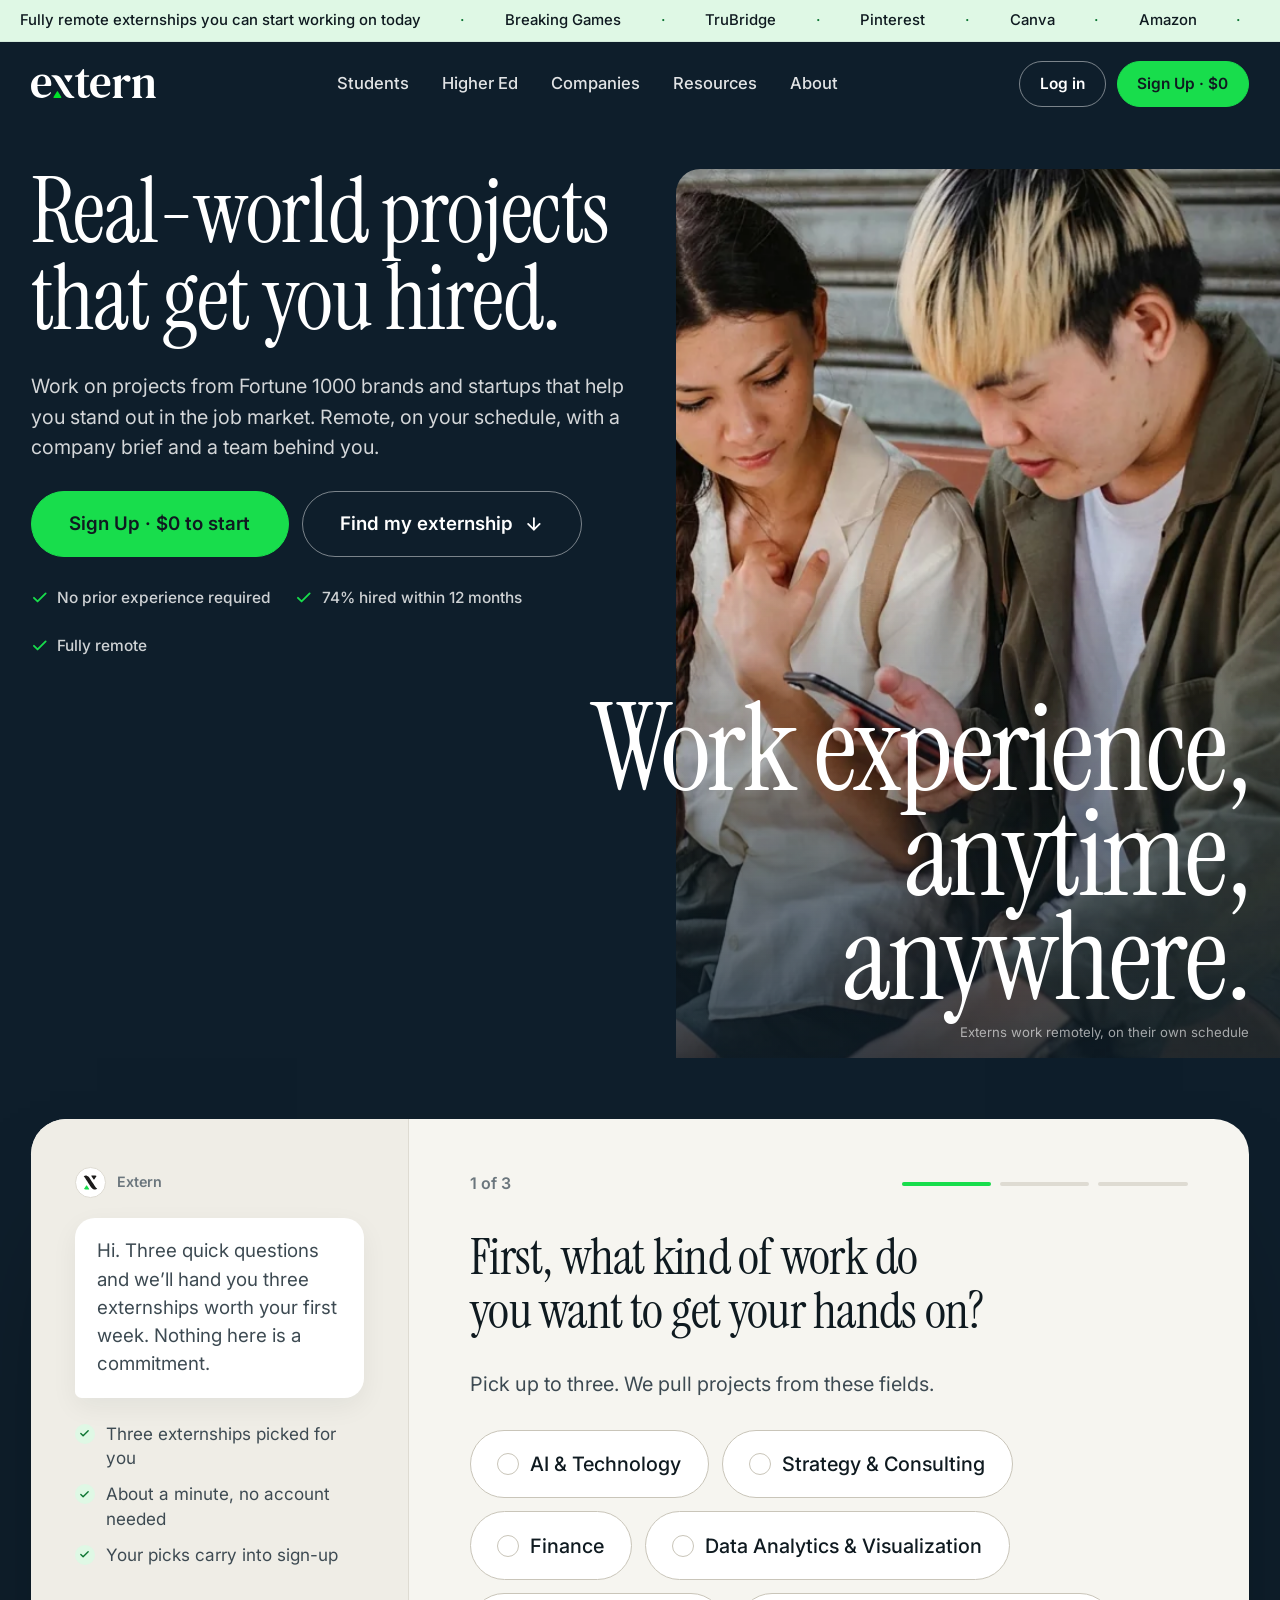
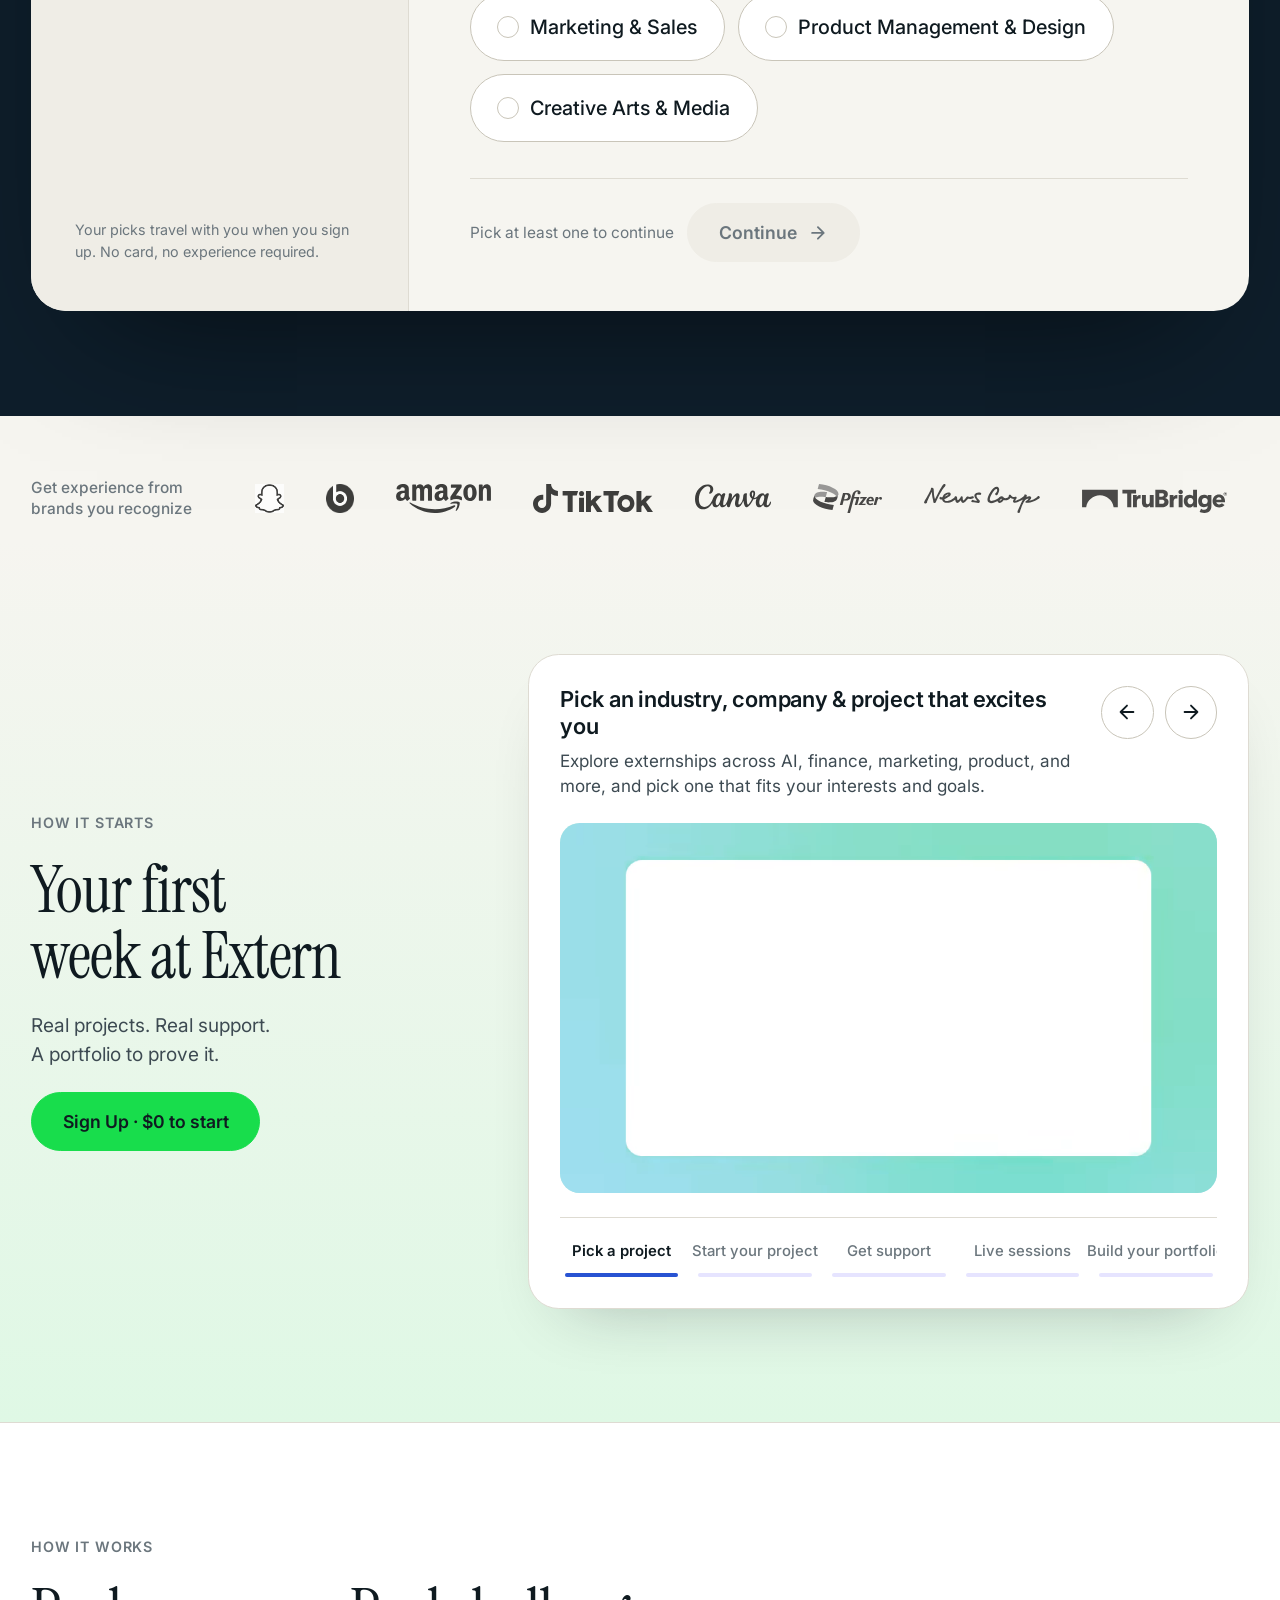
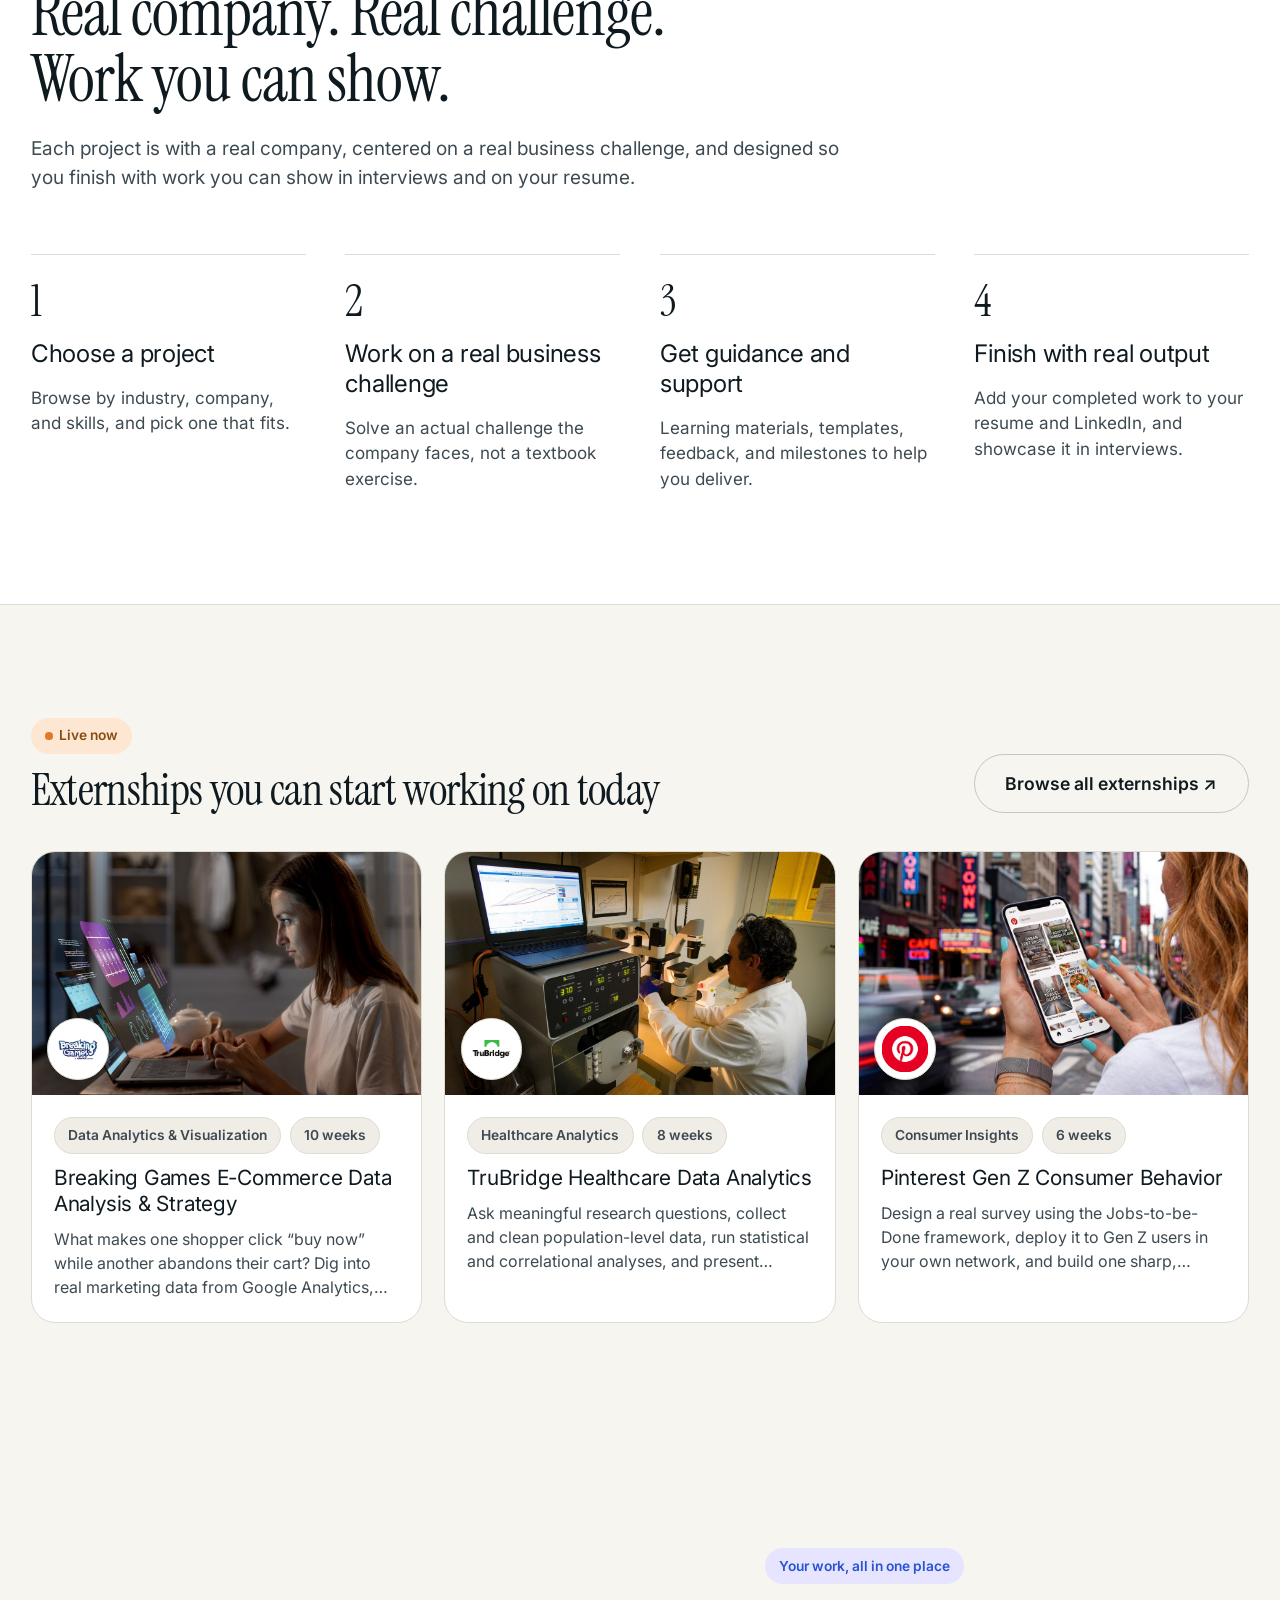
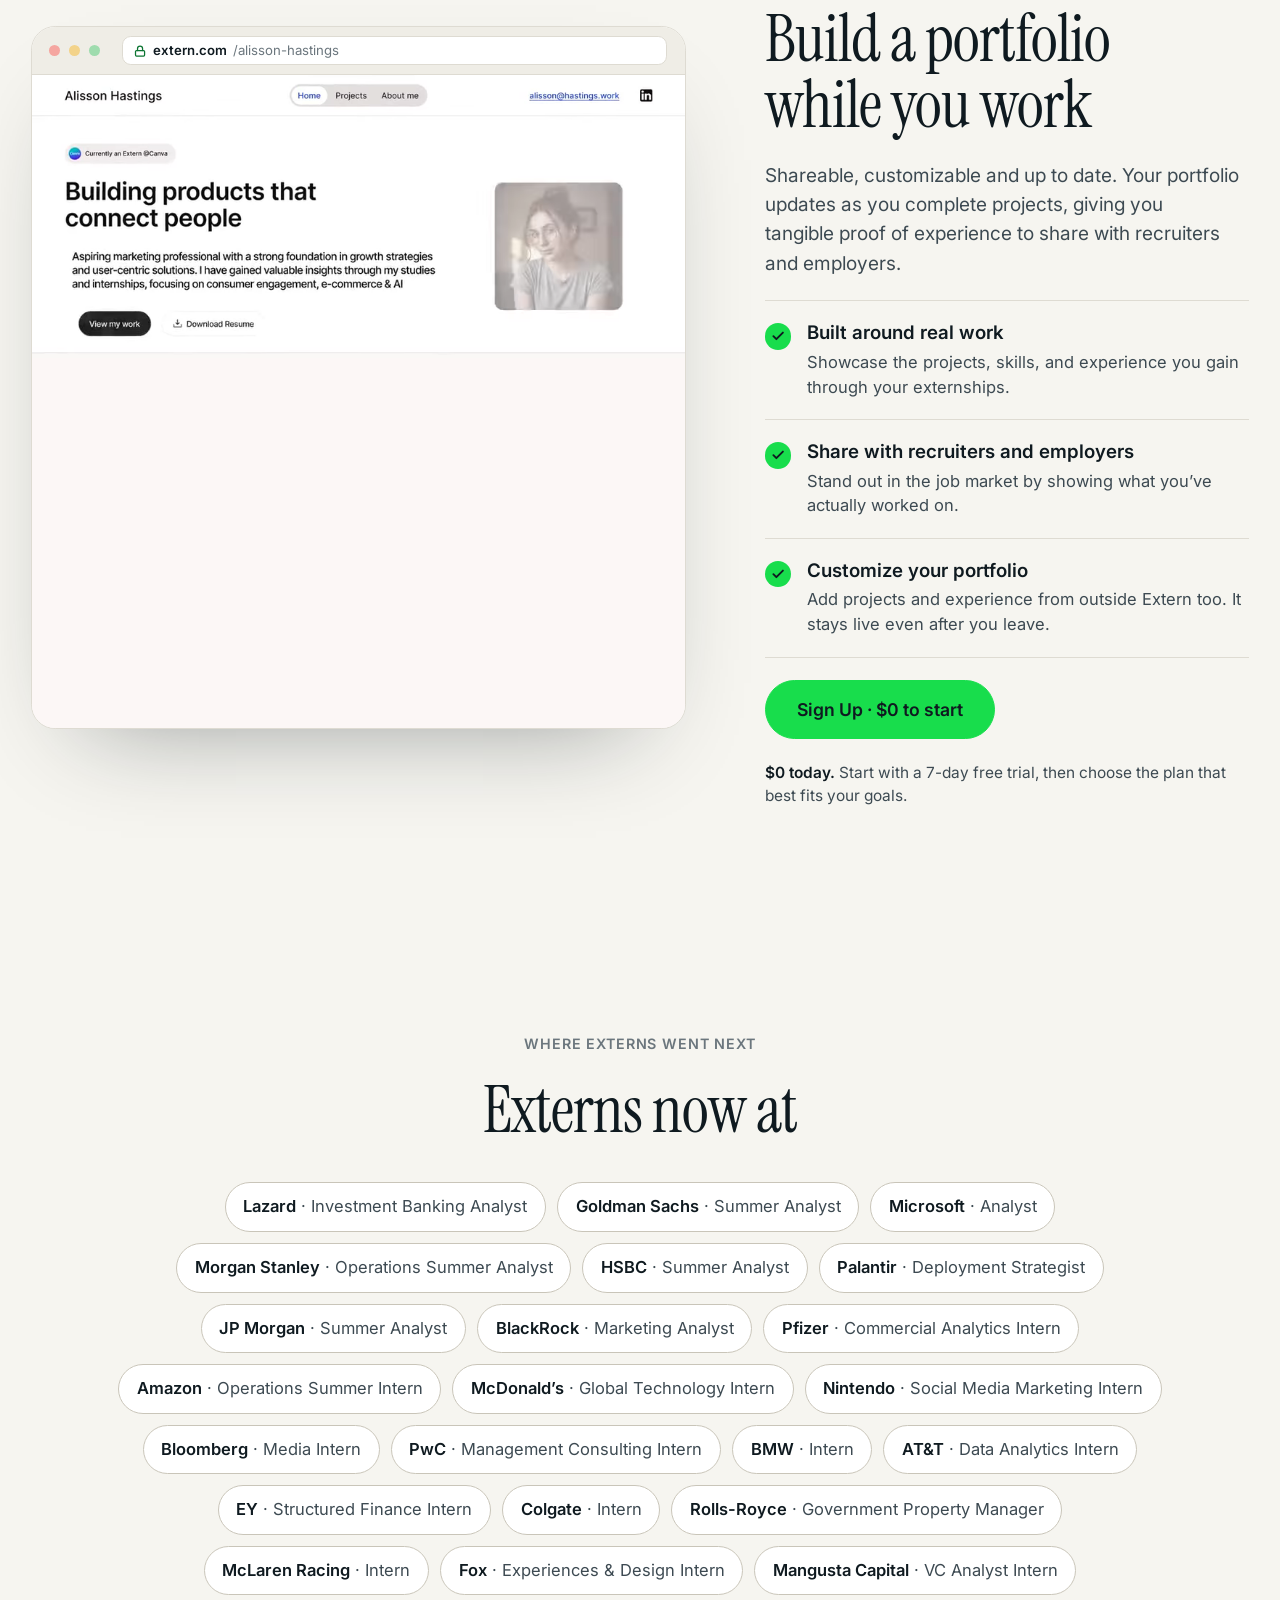
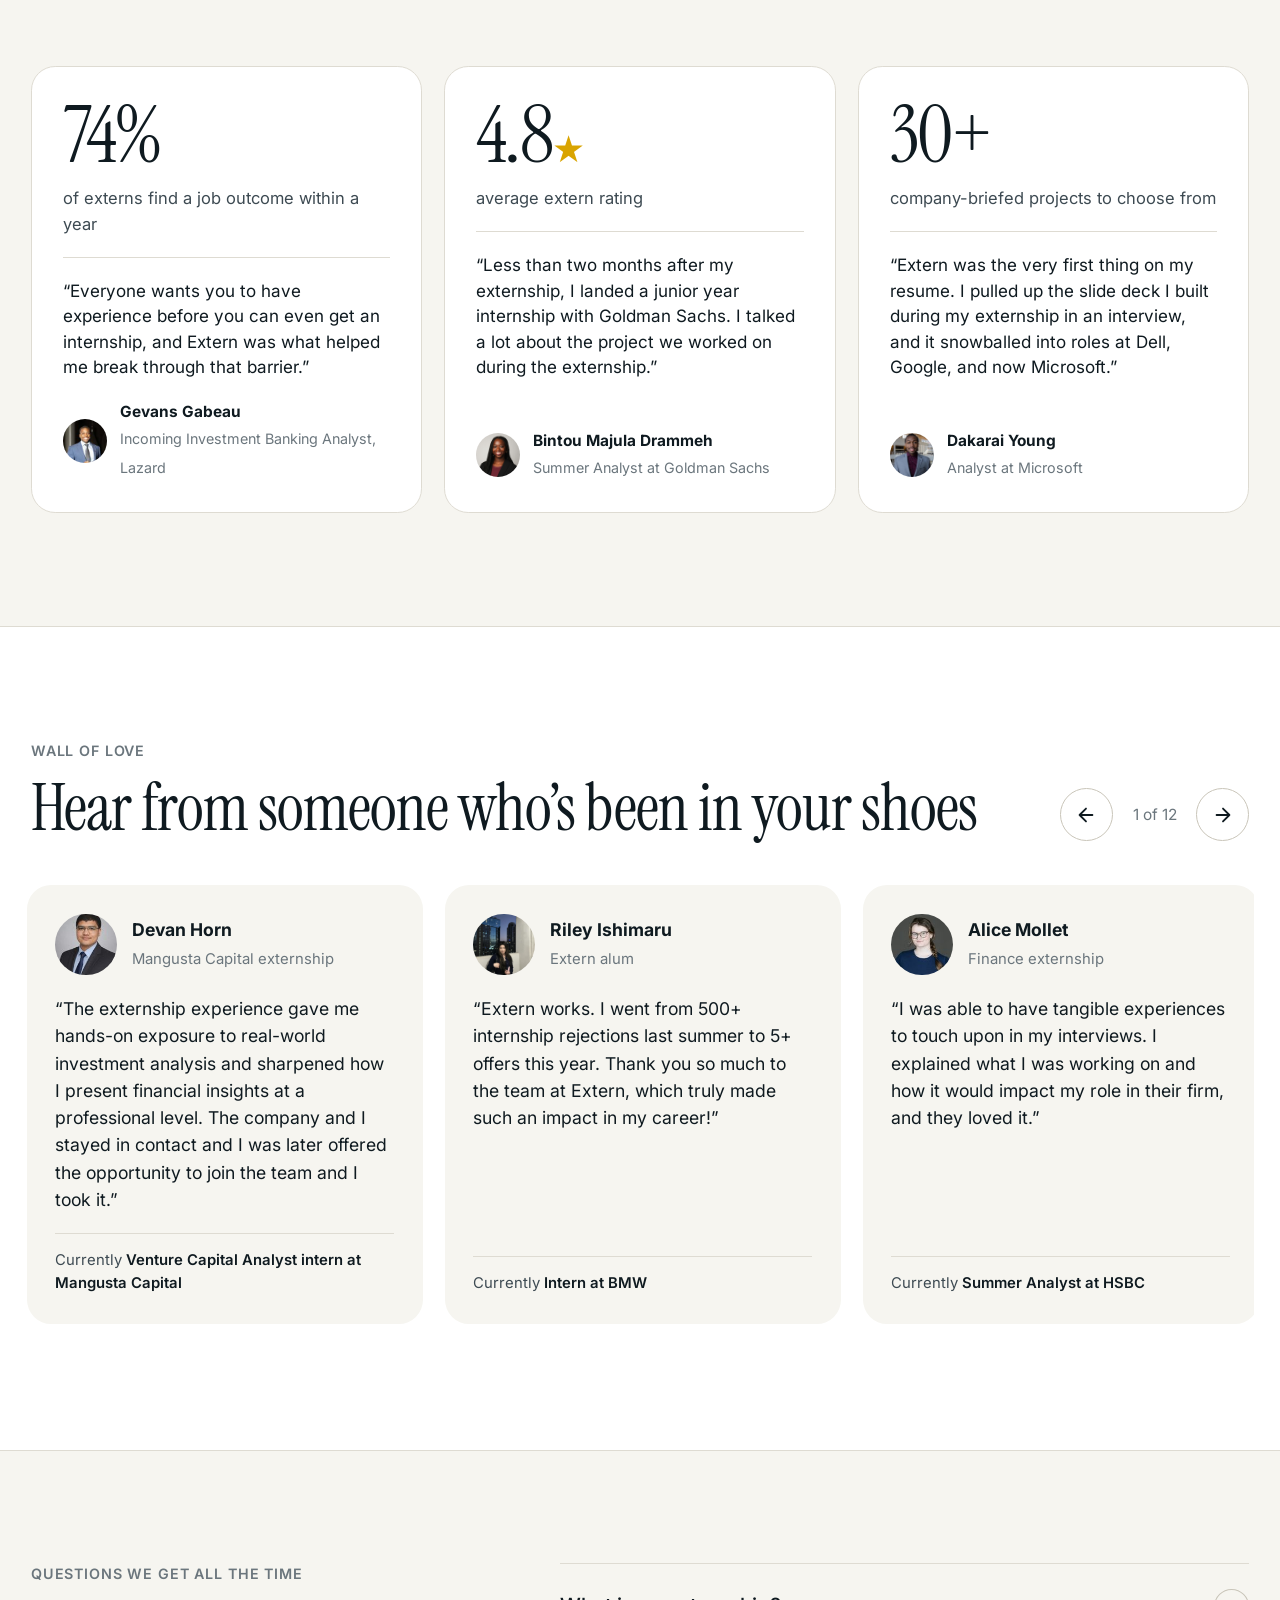
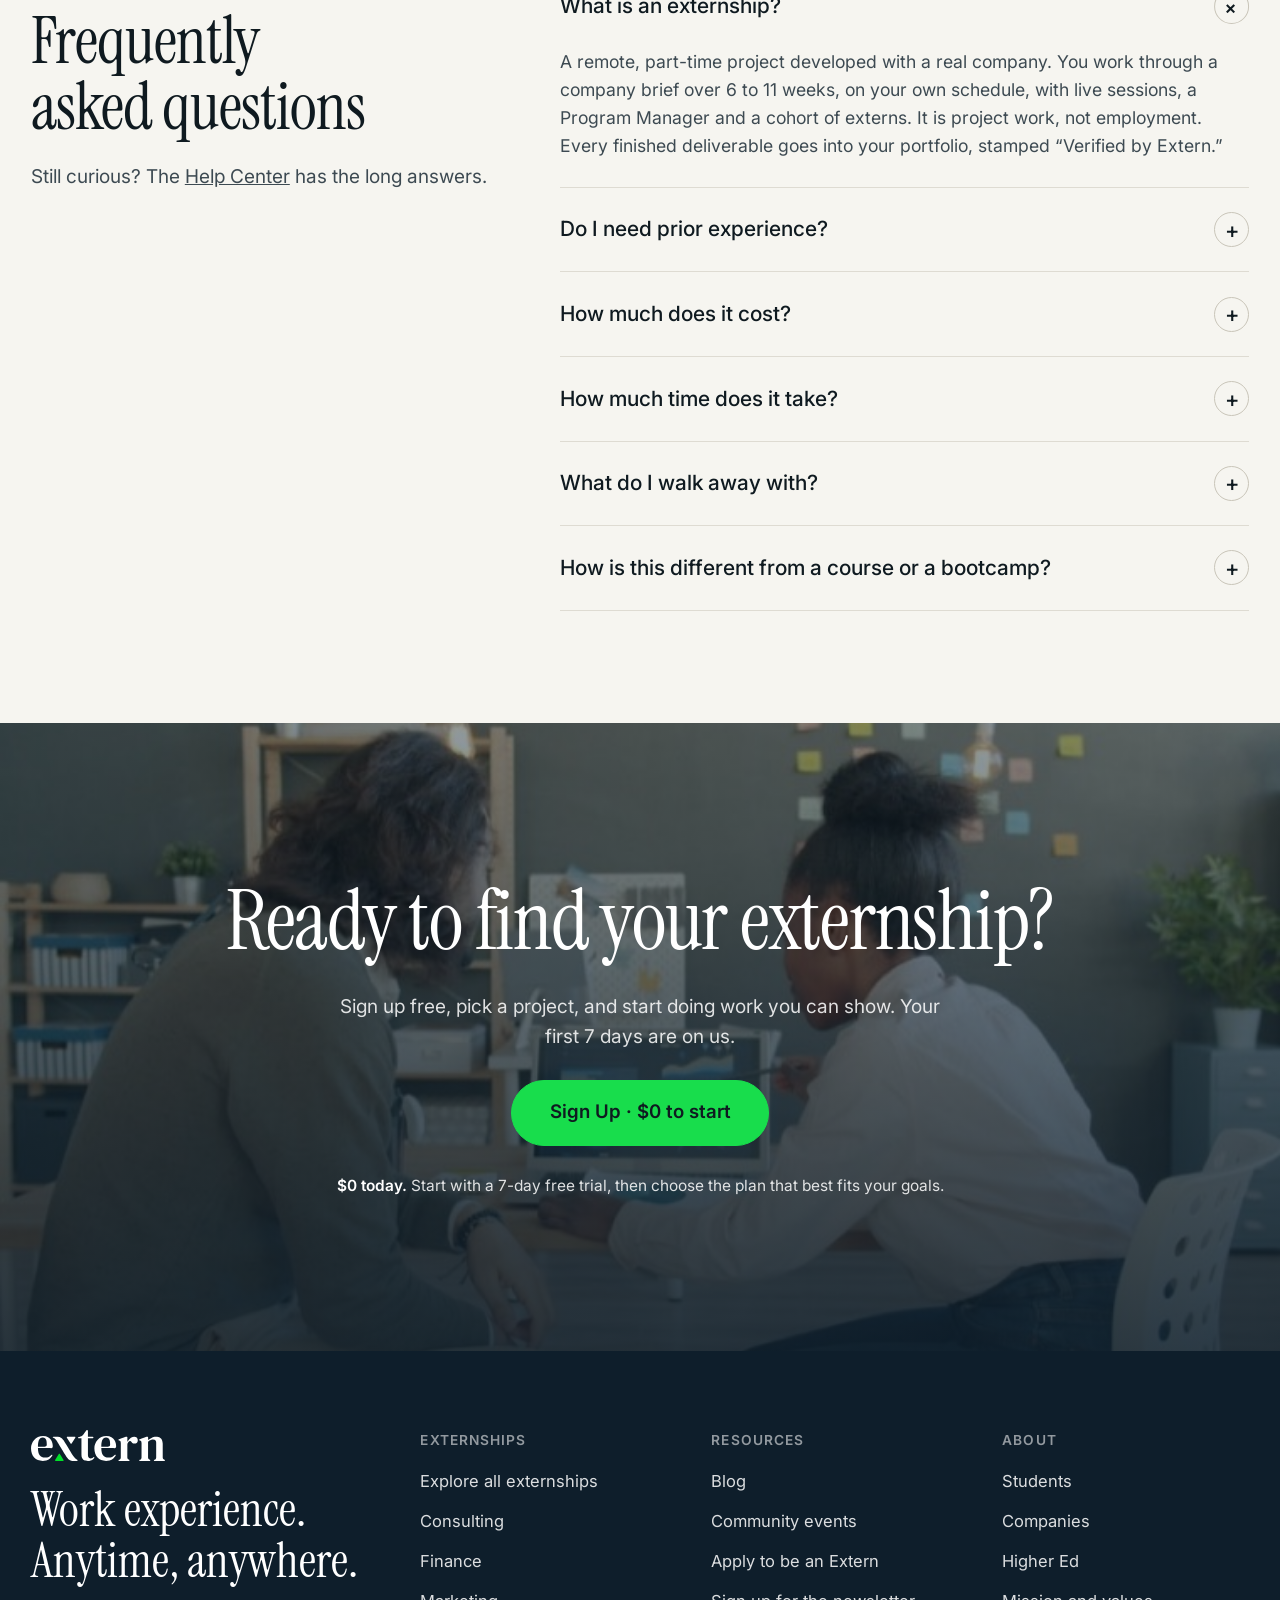
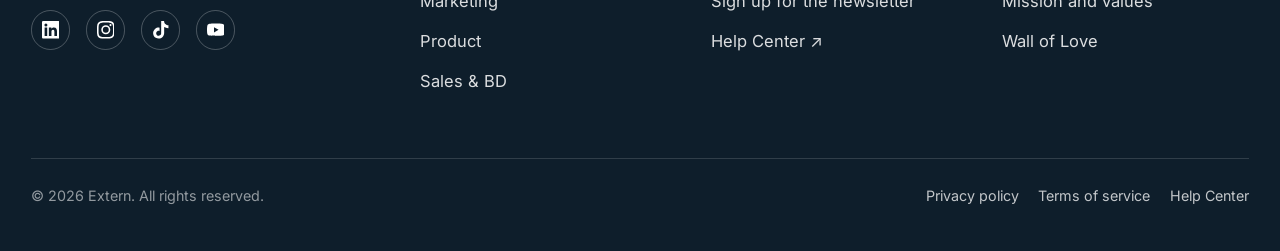
<file: index.html>
<!doctype html>
<html lang="en">
<head>
<meta charset="utf-8">
<meta name="viewport" content="width=device-width, initial-scale=1">
<meta name="robots" content="noindex,nofollow">
<title>Extern · Real-world projects that get you hired</title>
<meta name="description" content="Work on projects from Fortune 1000 brands and startups that help you stand out in the job market. Sign up free.">
<link rel="icon" href="assets/extern_mark.svg">
<link rel="preconnect" href="https://fonts.googleapis.com">
<link rel="preconnect" href="https://fonts.gstatic.com" crossorigin>
<link href="https://fonts.googleapis.com/css2?family=Instrument+Serif:ital@0;1&family=Inter:wght@400;500;600;700&display=swap" rel="stylesheet">
<style>
:root{
  --cream:#f6f5f0;--cream2:#efede6;--paper:#fff;
  --ink:#0f1a20;--ink2:#3d4a52;--muted:#6b767d;--line:#dedbd2;--line2:#c9c5b9;
  --deep:#0e1e2b;--deep2:#14303e;
  --green:#18dd4c;--green-dk:#0fc43f;--green-soft:#dff8e5;--green-tx:#0b7431;
  --blue:#2853d2;--peach:#fde7d3;--lav:#e6e4ff;
  --r:22px;--rs:14px;--wrapmax:1360px;
}
@media (min-width:1800px){:root{--wrapmax:1560px}}
/* Desktop renders at 110%: Jay picked this scale in Chrome (2026-09-27). Phones keep 100%. */
@media (min-width:948px){html{zoom:1.1}}
*{box-sizing:border-box}
html{scroll-behavior:smooth;-webkit-text-size-adjust:100%}
body{margin:0;background:var(--cream);color:var(--ink);font-family:Inter,system-ui,-apple-system,"Segoe UI",sans-serif;font-size:17px;line-height:1.55;-webkit-font-smoothing:antialiased}
img{max-width:100%;display:block}
a{color:inherit;text-decoration:none}
button{font-family:inherit;cursor:pointer}
p{margin:0}
h1,h2,h3{margin:0;font-weight:400}
.serif{font-family:"Instrument Serif",Georgia,serif;font-weight:400;letter-spacing:-.015em}
.wrap{max-width:var(--wrapmax);margin:0 auto;padding:0 28px}
section{padding:clamp(80px,8vw,120px) 0}
.eyebrow{font-size:13px;font-weight:600;letter-spacing:.06em;text-transform:uppercase;color:var(--muted)}
h1{font-size:clamp(46px,6.4vw,96px);line-height:.96;letter-spacing:-.02em;text-wrap:balance}
h2{font-size:clamp(38px,4.6vw,68px);line-height:1.02;letter-spacing:-.015em;text-wrap:balance}
h3{font-size:22px;line-height:1.25;letter-spacing:-.01em}
.lead{font-size:clamp(17px,1.35vw,20px);line-height:1.55;color:var(--ink2);text-wrap:pretty}
.fine{font-size:13px;color:var(--muted);line-height:1.5}
.terms{font-size:14px;color:var(--ink2);line-height:1.5}.terms b{color:var(--ink);font-weight:600}

/* buttons */
.btn{display:inline-flex;align-items:center;justify-content:center;gap:10px;height:54px;padding:0 28px;border-radius:999px;font-weight:600;font-size:16px;white-space:nowrap;border:1.5px solid transparent;transition:transform .15s,background .15s,color .15s,border-color .15s}
.btn:active{transform:scale(.98)}
.btn.primary{background:var(--green);color:var(--ink);border-color:var(--green)}
.btn.primary:hover{background:var(--green-dk);border-color:var(--green-dk)}
.btn.ghost{background:transparent;color:var(--ink);border-color:var(--line2)}
.btn.ghost:hover{background:rgba(15,26,32,.05)}
.btn.ghost.onDark{color:#fff;border-color:rgba(255,255,255,.45)}
.btn.ghost.onDark:hover{background:rgba(255,255,255,.1)}
.btn.sm{height:42px;padding:0 18px;font-size:14px}
.btn.lg{height:60px;padding:0 34px;font-size:17px}
.btn:focus-visible,a:focus-visible,button:focus-visible{outline:3px solid var(--blue);outline-offset:3px}
.onDark .btn:focus-visible,.onDark a:focus-visible{outline-color:#fff}

/* marquee bar */
.bar{background:var(--green-soft);color:var(--ink);font-size:13.5px;font-weight:500;overflow:hidden;height:38px;display:flex;align-items:center;border-bottom:1px solid rgba(15,26,32,.06)}
.bar .track{display:flex;gap:0;white-space:nowrap;animation:marq 42s linear infinite;will-change:transform}
.bar .track span{padding:0 18px}
.bar .track span::after{content:"·";margin-left:36px;color:var(--green-tx)}
@keyframes marq{to{transform:translateX(-50%)}}

/* nav */
.nav{height:76px;display:flex;align-items:center;justify-content:space-between;gap:24px}
.nav .logo img{height:26px;width:auto}
.nav ul{list-style:none;margin:0;padding:0;display:flex;gap:30px;align-items:center}
.nav ul a{font-size:15px;font-weight:500;color:rgba(255,255,255,.88)}
.nav ul a:hover{color:#fff}
.nav .acts{display:flex;gap:10px;align-items:center}
.burger{display:none;width:44px;height:44px;border:0;background:transparent;color:#fff;align-items:center;justify-content:center;border-radius:12px}
.burger svg{width:26px;height:26px}
.menu{display:none}
.menu.open{display:flex;flex-direction:column;gap:6px;padding:8px 0 20px}
.menu a{padding:12px 8px;border-radius:12px;color:#fff;font-size:17px;font-weight:500}
.menu a:hover{background:rgba(255,255,255,.08)}

/* hero */
.hero{background:var(--deep);color:#fff;padding:0;position:relative;overflow:hidden}
.hero .wrap{position:relative}
.heroGrid{display:grid;grid-template-columns:minmax(0,1.05fr) minmax(0,1fr);grid-template-rows:auto auto;column-gap:40px;align-items:start;padding:40px 0 0;position:relative}
.heroCopy{display:flex;flex-direction:column;gap:26px;padding-bottom:36px;position:relative;z-index:2;grid-column:1;grid-row:1}
.heroCopy .lead{color:rgba(255,255,255,.82);max-width:560px;font-size:clamp(17px,1.4vw,21px)}
.heroCopy .lead .short{display:none}
.heroCopy .row{display:flex;gap:12px;flex-wrap:wrap;align-items:center}
.trust{display:flex;gap:22px;flex-wrap:wrap;font-size:14px;color:rgba(255,255,255,.8);font-weight:500}
.trust span{display:inline-flex;gap:8px;align-items:center}
.trust svg{width:16px;height:16px;flex:0 0 auto;color:var(--green)}
.heroArt{position:relative;align-self:stretch;grid-column:2;grid-row:1/3}
.heroArt .photo{position:absolute;inset:0 calc((min(var(--wrapmax),100vw) - 100vw)/2 - 28px) 0 0;border-radius:var(--r) 0 0 0;overflow:hidden}
.heroArt .photo img{width:100%;height:100%;object-fit:cover;object-position:55% 35%;transform:scale(1.02);animation:kenburns 14s ease-out forwards}
@keyframes kenburns{to{transform:scale(1.08)}}
.heroArt .photo::after{content:"";position:absolute;inset:0;background:linear-gradient(180deg,rgba(14,30,43,0) 45%,rgba(14,30,43,.75) 100%)}
.bigline{grid-column:1/3;grid-row:2;position:relative;z-index:3;padding:0 0 44px;pointer-events:none;text-align:right;font-size:clamp(56px,8.6vw,150px);line-height:.86;letter-spacing:-.02em;color:#fff}
.bigline b{font-weight:400;display:block}
.bigline .l,.bigline .m,.bigline .r{padding:0}
.bigline .tw{display:inline-block;opacity:0;transform:translateY(24px);animation:rise .9s cubic-bezier(.2,.7,.2,1) forwards}
.bigline .tw:nth-child(2){animation-delay:.25s}.bigline .tw:nth-child(3){animation-delay:.5s}
@keyframes rise{to{opacity:1;transform:none}}
.cap{position:absolute;right:0;bottom:14px;z-index:4;font-size:12px;color:rgba(255,255,255,.6)}

/* logo strip */
.logos{padding:56px 0 20px}
.logos .inner{display:flex;align-items:center;gap:34px;flex-wrap:wrap;justify-content:space-between}
.logos p{font-size:14px;color:var(--muted);font-weight:500;max-width:150px;line-height:1.35}
.logos ul{list-style:none;margin:0;padding:0;display:flex;gap:38px;flex-wrap:wrap;align-items:center;justify-content:center;flex:1}
.logos img{height:26px;width:auto;opacity:.75;filter:grayscale(1) contrast(1.1)}
.logos li:hover img{opacity:1;filter:none}

/* generic split */
.split{display:grid;grid-template-columns:1fr 1fr;gap:64px;align-items:center}
.split>*{min-width:0}
.split.top{align-items:start}
.stack{display:flex;flex-direction:column;gap:20px;align-items:flex-start}
.stack.c{align-items:center;text-align:center}

/* first week: journey card */
.fw{background:linear-gradient(180deg,var(--cream) 0%,var(--green-soft) 100%)}
.fw .split{grid-template-columns:minmax(0,.8fr) minmax(0,1.35fr);align-items:center}
.jcard{min-width:0;background:var(--paper);border:1px solid var(--line);border-radius:28px;padding:28px;display:flex;flex-direction:column;gap:22px;box-shadow:0 30px 60px -36px rgba(15,26,32,.3)}
.jhead{display:flex;justify-content:space-between;gap:18px;align-items:flex-start}
.jhead h3{font-size:20px;line-height:1.25;letter-spacing:-.01em;font-weight:600}
.jhead p{font-size:15.5px;color:var(--ink2);line-height:1.5;margin-top:6px;max-width:640px}
.jhead .arrows{flex:0 0 auto}
.jmedia{position:relative;aspect-ratio:16/9;border-radius:18px;overflow:hidden;background:linear-gradient(135deg,#dff8e5 0%,#b9efe6 50%,#d8e6ff 100%)}
.jmedia video,.jmedia img{position:absolute;inset:0;width:100%;height:100%;object-fit:cover;opacity:0;transition:opacity .35s}
.jmedia video.on,.jmedia img.on{opacity:1}
.jtabs{display:flex;min-width:0;gap:10px;border-top:1px solid var(--line);padding-top:16px;overflow-x:auto;scrollbar-width:none}
.jtabs::-webkit-scrollbar{display:none}
.jtabs button{flex:1 1 0;min-width:0;white-space:nowrap;background:transparent;border:0;padding:6px 4px 0;display:flex;flex-direction:column;gap:12px;align-items:center;color:var(--muted);font-size:13.5px;font-weight:500;transition:color .15s}
.jtabs button:hover{color:var(--ink)}
.jtabs button.on{color:var(--ink);font-weight:600}
.jtabs .pb{width:100%;height:4px;border-radius:999px;background:var(--lav);overflow:hidden;position:relative}
.jtabs .pb i{position:absolute;inset:0;background:var(--blue);transform-origin:left;transform:scaleX(0)}
.jtabs button.on .pb i{animation:fill var(--dur,12s) linear forwards}
.jtabs button.done .pb i{transform:scaleX(1);background:var(--blue);opacity:.35}
@keyframes fill{to{transform:scaleX(1)}}

/* how it works */
.how{background:var(--paper);border-top:1px solid var(--line);border-bottom:1px solid var(--line)}
.how .head{max-width:760px;margin-bottom:56px}
.g4{display:grid;grid-template-columns:repeat(4,minmax(0,1fr));gap:36px}
.step{display:flex;flex-direction:column;gap:14px;padding-top:22px;border-top:1px solid var(--line)}
.step .num{font-family:"Instrument Serif",Georgia,serif;font-size:40px;line-height:1;color:var(--ink)}
.step p{color:var(--ink2);font-size:15.5px;line-height:1.5}

.tag{display:inline-flex;align-items:center;gap:6px;font-size:12.5px;font-weight:600;border-radius:999px;padding:6px 12px;background:var(--cream2);color:var(--ink2);border:1px solid var(--line)}
.tag.ex{background:#fff;color:var(--muted)}
.tag.live{background:var(--peach);color:#8a4b12;border-color:transparent}
.tag.live::before{content:"";width:7px;height:7px;border-radius:50%;background:#e07a2a}
.tag.g{background:var(--green-soft);color:var(--green-tx);border-color:transparent}
.tag.b{background:var(--lav);color:var(--blue);border-color:transparent}

/* live projects head */
.feat .head{display:flex;justify-content:space-between;align-items:flex-end;gap:24px;flex-wrap:wrap;margin-bottom:34px}

/* matcher (conversational questionnaire) */
.match{background:var(--deep);color:#fff;padding:56px 0 96px;margin-top:-1px}
.match .intro{display:flex;flex-direction:column;gap:14px;align-items:center;text-align:center;max-width:880px;margin:0 auto 44px}
.match .intro h2{font-size:clamp(38px,4.2vw,64px)}

.match .intro .lead{color:rgba(255,255,255,.78)}
.mcard{background:var(--cream);color:var(--ink);border-radius:32px;display:grid;grid-template-columns:minmax(0,.62fr) minmax(0,1.38fr);overflow:hidden;box-shadow:0 60px 120px -60px rgba(0,0,0,.6);min-height:min(720px,82vh)}
.mrail{background:var(--cream2);padding:44px 40px;display:flex;flex-direction:column;gap:18px;border-right:1px solid var(--line)}
.mrail .who{display:flex;gap:10px;align-items:center;font-size:13px;font-weight:600;color:var(--muted)}
.mrail .who img{width:28px;height:28px;border-radius:50%;background:#fff;border:1px solid var(--line);padding:5px}
.mb{background:#fff;border-radius:18px 18px 18px 6px;padding:18px 20px;font-size:17px;line-height:1.5;box-shadow:0 8px 24px rgba(15,26,32,.06);max-width:100%}
.mb.q{color:var(--ink2)}
.mb.me{background:var(--ink);color:#fff;border-radius:18px 18px 6px 18px;align-self:flex-end;display:flex;flex-wrap:wrap;gap:6px}
.mb.me span{background:rgba(255,255,255,.14);border-radius:999px;padding:4px 10px;font-size:13px;font-weight:500}
.mb.enter{animation:pop .35s cubic-bezier(.2,.7,.2,1)}
@keyframes pop{from{opacity:0;transform:translateY(8px) scale(.98)}to{opacity:1;transform:none}}
.mget{list-style:none;margin:4px 0 0;padding:0;display:flex;flex-direction:column;gap:10px}
.mget li{display:flex;gap:10px;align-items:flex-start;font-size:15.5px;color:var(--ink2);line-height:1.45}
.mget li::before{content:"";width:18px;height:18px;border-radius:50%;background:var(--green-soft);flex:0 0 auto;margin-top:2px;background-image:url("data:image/svg+xml;utf8,<svg xmlns='http://www.w3.org/2000/svg' viewBox='0 0 24 24' fill='none' stroke='%230b7431' stroke-width='3' stroke-linecap='round' stroke-linejoin='round'><path d='M20 6 9 17l-5-5'/></svg>");background-size:10px;background-position:center;background-repeat:no-repeat}
.mrail .hint{margin-top:auto;font-size:13px;color:var(--muted);line-height:1.5}
.mmain{padding:48px 56px 44px;display:flex;flex-direction:column;gap:32px;min-width:0}
.mtop{display:flex;justify-content:space-between;align-items:center;gap:16px;font-size:14.5px;font-weight:600;color:var(--muted)}
.mprog{display:flex;gap:8px;flex:1;max-width:260px}
.mprog i{height:4px;flex:1;border-radius:999px;background:var(--line);position:relative;overflow:hidden}
.mprog i::after{content:"";position:absolute;inset:0;background:var(--ink);transform:scaleX(0);transform-origin:left;transition:transform .45s cubic-bezier(.2,.7,.2,1)}
.mprog i.done::after,.mprog i.on::after{transform:scaleX(1)}
.mprog i.on::after{background:var(--green)}
.mstep{display:none;flex-direction:column;gap:28px;flex:1}
.mstep.on{display:flex;animation:stepin .4s cubic-bezier(.2,.7,.2,1)}
@keyframes stepin{from{opacity:0;transform:translateX(18px)}to{opacity:1;transform:none}}
.mstep h3{font-family:"Instrument Serif",Georgia,serif;font-weight:400;font-size:clamp(32px,3.6vw,58px);line-height:1.05;letter-spacing:-.015em;text-wrap:balance}
.mstep .sub{font-size:18px;color:var(--ink2)}
.opts{display:flex;flex-wrap:wrap;gap:12px}
.opts button{border:1.5px solid var(--line2);background:#fff;color:var(--ink);border-radius:999px;padding:0 24px;height:62px;font-size:18px;font-weight:500;display:inline-flex;align-items:center;gap:10px;transition:all .15s;text-align:left}
.opts button:hover{border-color:var(--ink)}
.opts button i{width:20px;height:20px;border-radius:50%;border:1.5px solid var(--line2);display:inline-flex;align-items:center;justify-content:center;flex:0 0 auto;transition:all .15s}
.opts button i svg{width:11px;height:11px;opacity:0}
.opts button.on{background:var(--ink);color:#fff;border-color:var(--ink)}
.opts button.on i{background:var(--green);border-color:var(--green)}
.opts button.on i svg{opacity:1}
.opts.single button{height:auto;min-height:62px;padding:16px 24px;border-radius:20px;width:100%;max-width:560px}
.opts button[disabled]{opacity:.45;cursor:not-allowed}
.mfoot{display:flex;justify-content:space-between;align-items:center;gap:14px;margin-top:auto;padding-top:22px;border-top:1px solid var(--line);flex-wrap:wrap}
.mfoot .back{background:transparent;border:0;color:var(--ink2);font-size:15px;font-weight:500;display:inline-flex;gap:8px;align-items:center;padding:8px 4px}
.mfoot .back:hover{color:var(--ink)}
.mfoot .back[hidden],.mfoot .btn[hidden],.mfoot .cue[hidden]{display:none}
.mfoot .right{display:flex;gap:12px;align-items:center;flex-wrap:wrap;justify-content:flex-end}
.mfoot .cue{font-size:14px;color:var(--muted)}
.btn.next[disabled]{background:var(--cream2);border-color:var(--cream2);color:var(--muted);cursor:not-allowed}
.mres{display:grid;grid-template-columns:repeat(3,minmax(0,1fr));gap:14px}
.rcard{background:#fff;border:1px solid var(--line);border-radius:22px;padding:20px;display:flex;flex-direction:column;gap:12px;position:relative}
.rcard.top{border-color:var(--ink)}
.rcard .pick{position:absolute;top:14px;right:14px;font-size:11.5px;font-weight:700;letter-spacing:.04em;text-transform:uppercase;background:var(--green-soft);color:var(--green-tx);border-radius:999px;padding:5px 9px}
.rcard img{width:52px;height:52px;border-radius:14px;object-fit:cover;background:#fff;box-shadow:0 6px 18px rgba(15,26,32,.1)}
.rcard h4{margin:0;font-size:17px;line-height:1.3;font-weight:600}
.rcard .meta{font-size:13px;color:var(--muted)}
.rcard .why{font-size:14px;line-height:1.5;color:var(--ink2);flex:1}
.rcard .why b{color:var(--ink);font-weight:600}
.rcard .btn{width:100%}
.mecho{font-size:15px;color:var(--ink2);display:flex;flex-wrap:wrap;gap:6px;align-items:center}
.mecho span{background:#fff;border:1px solid var(--line);border-radius:999px;padding:5px 11px;font-size:13.5px;color:var(--ink);font-weight:500}

.live3{display:grid;grid-template-columns:repeat(3,minmax(0,1fr));gap:20px;margin-top:22px}
.pcard{background:var(--paper);border:1px solid var(--line);border-radius:var(--r);overflow:hidden;display:flex;flex-direction:column;transition:transform .2s,box-shadow .2s}
.pcard:hover{transform:translateY(-3px);box-shadow:0 22px 40px -20px rgba(15,26,32,.25)}
.pcard .img{position:relative;aspect-ratio:16/10;overflow:hidden}
.pcard .img img{width:100%;height:100%;object-fit:cover}
.pcard .img .sq{position:absolute;left:14px;bottom:14px;width:56px;height:56px;border-radius:50%;background:#fff;object-fit:contain;padding:6px;box-shadow:0 6px 16px rgba(0,0,0,.18)}
.pcard .b{padding:20px;display:flex;flex-direction:column;gap:10px;flex:1}
.pcard .b h3{font-size:19px}
.pcard .b p{font-size:14.5px;color:var(--ink2);line-height:1.5;display:-webkit-box;-webkit-line-clamp:3;-webkit-box-orient:vertical;overflow:hidden}
.pcard .meta{display:flex;gap:8px;flex-wrap:wrap}

/* portfolio section */
.pf .split{grid-template-columns:minmax(0,1.15fr) minmax(0,.85fr);gap:72px}
.browser{background:#fff;border:1px solid var(--line);border-radius:22px;overflow:hidden;box-shadow:0 40px 90px -50px rgba(15,26,32,.45)}
.browser .top{height:44px;display:flex;align-items:center;gap:8px;padding:0 16px;border-bottom:1px solid var(--line);background:var(--cream2)}
.browser .top i{width:10px;height:10px;border-radius:50%;background:var(--line2);display:inline-block}
.browser .top i:nth-child(1){background:#f5a6a0}.browser .top i:nth-child(2){background:#f3d38a}.browser .top i:nth-child(3){background:#9fdcae}
.browser .url{margin-left:12px;flex:1;height:26px;border-radius:8px;background:#fff;border:1px solid var(--line);font-size:12px;color:var(--muted);display:flex;align-items:center;padding:0 10px;gap:6px}
.browser .url b{color:var(--ink);font-weight:600}
.browser .url svg{width:11px;height:11px;color:var(--green-tx)}
.browser video,.browser img{display:block;width:100%;aspect-ratio:1/1;object-fit:cover}
.pfl{list-style:none;margin:0;padding:0;display:flex;flex-direction:column;border-top:1px solid var(--line)}
.pfl li{display:flex;gap:14px;padding:18px 0;border-bottom:1px solid var(--line)}
.pfl li i{width:24px;height:24px;border-radius:50%;background:var(--green);flex:0 0 auto;display:inline-flex;align-items:center;justify-content:center;margin-top:2px}
.pfl li i svg{width:13px;height:13px}
.pfl li b{display:block;font-size:17px;font-weight:600;line-height:1.3}
.pfl li span{display:block;font-size:15px;color:var(--ink2);line-height:1.5;margin-top:4px}

/* outcomes */
.out .cloud{display:flex;flex-wrap:wrap;gap:10px;justify-content:center;max-width:980px;margin:36px auto 0}
.out .cloud span{border:1px solid var(--line2);border-radius:999px;padding:10px 16px;font-size:15px;color:var(--ink2);background:var(--paper)}
.out .cloud span b{color:var(--ink);font-weight:600}
.statq{display:grid;grid-template-columns:repeat(3,minmax(0,1fr));gap:20px;margin-top:64px}
.sq{background:var(--paper);border:1px solid var(--line);border-radius:var(--r);padding:28px;display:flex;flex-direction:column;gap:18px}
.sq .big{font-family:"Instrument Serif",Georgia,serif;font-size:72px;line-height:.95;letter-spacing:-.02em}
.sq .big small{font-size:34px;color:#d9a400}
.sq .lab{font-size:15px;color:var(--ink2);margin-top:-6px}
.sq blockquote{margin:0;border-top:1px solid var(--line);padding-top:18px;font-size:15.5px;line-height:1.5;color:var(--ink)}
.sq .who{display:flex;gap:12px;align-items:center;margin-top:auto}
.sq .who img{width:40px;height:40px;border-radius:50%;object-fit:cover}
.sq .who b{display:block;font-size:14px}.sq .who span{font-size:13px;color:var(--muted)}

/* testimonial carousel */
.tst{background:var(--paper);border-top:1px solid var(--line);border-bottom:1px solid var(--line)}
.tst .head{display:flex;justify-content:space-between;align-items:flex-end;gap:20px;margin-bottom:36px;flex-wrap:wrap}
.arrows{display:flex;gap:10px;align-items:center}
.arrows button{width:48px;height:48px;flex:0 0 auto;border-radius:50%;border:1px solid var(--line2);background:transparent;display:inline-flex;align-items:center;justify-content:center;color:var(--ink)}
.arrows button:hover{background:var(--ink);color:#fff;border-color:var(--ink)}
.arrows .cnt{font-size:14px;color:var(--muted);min-width:56px;text-align:center}
.rail{display:flex;gap:20px;overflow-x:auto;scroll-snap-type:x mandatory;scrollbar-width:none;padding:4px 4px 12px;margin:0 -4px}
.rail::-webkit-scrollbar{display:none}
.tcard{flex:0 0 360px;scroll-snap-align:start;background:var(--cream);border-radius:var(--r);padding:26px;display:flex;flex-direction:column;gap:18px;min-height:340px}
.tcard .who{display:flex;gap:14px;align-items:center}
.tcard .who img{width:56px;height:56px;border-radius:50%;object-fit:cover}
.tcard .who b{display:block;font-size:16px}.tcard .who span{font-size:13.5px;color:var(--muted)}
.tcard blockquote{margin:0;font-size:16px;line-height:1.55;color:var(--ink)}
.tcard .now{margin-top:auto;font-size:13.5px;color:var(--ink2);border-top:1px solid var(--line);padding-top:14px}
.tcard .now b{color:var(--ink);font-weight:600}

/* faq */
.faq .split{grid-template-columns:.8fr 1.2fr;align-items:start}
.acc{border-top:1px solid var(--line)}
.acc details{border-bottom:1px solid var(--line)}
.acc summary{list-style:none;cursor:pointer;padding:22px 0;font-size:19px;font-weight:500;display:flex;justify-content:space-between;gap:20px;align-items:center}
.acc summary::-webkit-details-marker{display:none}
.acc summary i{width:32px;height:32px;border-radius:50%;border:1px solid var(--line2);display:inline-flex;align-items:center;justify-content:center;flex:0 0 auto;transition:transform .2s}
.acc summary i::before{content:"+";font-style:normal;font-size:20px;line-height:1;color:var(--ink)}
.acc details[open] summary i{transform:rotate(45deg)}
.acc .a{padding:0 0 24px;color:var(--ink2);font-size:16px;line-height:1.6;max-width:640px}

/* closing */
.close{position:relative;color:#fff;overflow:hidden;padding:0}
.close img{position:absolute;inset:0;width:100%;height:100%;object-fit:cover}
.close::after{content:"";position:absolute;inset:0;background:linear-gradient(180deg,rgba(14,30,43,.45),rgba(14,30,43,.85))}
.close .wrap{position:relative;z-index:2;padding-top:140px;padding-bottom:140px;display:flex;flex-direction:column;align-items:center;text-align:center;gap:26px}
.close h2{font-size:clamp(44px,6vw,84px)}
.close .lead{color:rgba(255,255,255,.85);max-width:560px}

/* footer */
footer{background:var(--deep);color:#fff;padding:72px 0 40px}
footer .top{display:grid;grid-template-columns:1.4fr repeat(3,minmax(0,1fr));gap:40px}
footer .tag2{font-family:"Instrument Serif",Georgia,serif;font-size:clamp(34px,3.4vw,46px);line-height:1.05;margin-top:22px;max-width:360px}
footer h4{margin:0 0 14px;font-size:12.5px;font-weight:600;letter-spacing:.08em;text-transform:uppercase;color:rgba(255,255,255,.55)}
footer ul{list-style:none;margin:0;padding:0;display:flex;flex-direction:column;gap:10px}
footer ul a{font-size:15px;color:rgba(255,255,255,.85)}footer ul a:hover{color:#fff}
footer .soc{display:flex;gap:14px;margin-top:22px}
footer .soc a{width:36px;height:36px;border-radius:50%;border:1px solid rgba(255,255,255,.25);display:inline-flex;align-items:center;justify-content:center}
footer .soc svg{width:16px;height:16px;fill:#fff}
footer .bot{display:flex;justify-content:space-between;gap:20px;flex-wrap:wrap;margin-top:56px;padding-top:24px;border-top:1px solid rgba(255,255,255,.14);font-size:13px;color:rgba(255,255,255,.55)}
footer .bot a{color:rgba(255,255,255,.75);margin-left:18px}

/* sticky mobile */
.sticky{display:none}

/* scroll-driven headline grow */
@supports (animation-timeline: view()) {
  @media (prefers-reduced-motion:no-preference){
    .grow{animation:grow linear both;animation-timeline:view();animation-range:entry 0% entry 70%;transform-origin:left bottom}
    .stack.c .grow,.close .grow{transform-origin:center bottom}
    @keyframes grow{from{opacity:.25;transform:scale(.9) translateY(14px)}to{opacity:1;transform:none}}
  }
}

/* reveal */
.rv{opacity:0;transform:translateY(18px);transition:opacity .7s ease,transform .7s cubic-bezier(.2,.7,.2,1)}
.rv.in{opacity:1;transform:none}

@media (max-width:1024px){
  .g4{grid-template-columns:repeat(2,minmax(0,1fr))}
  .statq{grid-template-columns:1fr}
  .live3{grid-template-columns:1fr}
  footer .top{grid-template-columns:1fr 1fr}
}
@media (max-width:860px){
  section{padding:72px 0}
  .nav ul{display:none}
  .nav .acts .ghost{display:none}
  .burger{display:inline-flex}
  .heroGrid{grid-template-columns:1fr;gap:0;padding-top:12px}
  .heroCopy{padding-bottom:26px;gap:18px}
  .heroCopy .lead .full{display:none}.heroCopy .lead .short{display:inline}
  .heroCopy .lead{font-size:17px}
  .heroCopy .row{flex-direction:column;align-items:stretch;gap:10px}
  .heroCopy .row .btn{width:100%}
  .heroCopy .row .btn.ghost{height:50px}
  .trust{gap:6px 14px;font-size:13px}
  .heroArt{height:420px;margin:0 -28px}
  .heroArt .photo{inset:0;border-radius:24px 24px 0 0}
  .heroArt .photo img{object-position:55% 30%}
  .heroArt{grid-column:1;grid-row:2}
  .bigline{position:absolute;left:0;right:0;bottom:26px;grid-column:1;padding:0 20px;font-size:clamp(52px,15vw,74px)}
  .cap{right:20px;bottom:8px}
  .split,.fw .split,.faq .split,.pf .split{grid-template-columns:1fr;gap:36px}
  .match{padding:40px 0 56px}
  .mcard{min-height:0}
  .mmain{padding:24px 20px 22px;gap:22px}
  .mstep h3{font-size:clamp(30px,8.6vw,38px)}
  .mstep .sub{font-size:15.5px}
  .opts button{height:50px;font-size:15px;padding:0 16px}
  .mcard{grid-template-columns:1fr;border-radius:24px;min-height:0}
  .mrail{border-right:0;border-bottom:1px solid var(--line);padding:16px 20px;gap:10px}
  .mrail .hint,.mrail .mb.q,.mrail .who,.mrail .mget{display:none}
  .mrail:not(:has([data-echo])){display:none}
  .mres{grid-template-columns:1fr}
  .mfoot .right{width:100%;justify-content:space-between}
  .mfoot .btn{flex:1}
  .logos .inner{flex-direction:column;align-items:flex-start;gap:22px}
  .logos p{max-width:none}
  .logos ul{justify-content:flex-start;gap:26px}
  .logos img{height:22px}
  .jcard{padding:18px;border-radius:22px}
  .jhead{flex-direction:column-reverse;gap:12px}
  .jhead .arrows{align-self:flex-end}
  .jtabs button{min-width:132px;font-size:13.5px}
  .pf .split{gap:36px}
  .browser .top{height:38px}
  .tcard{flex-basis:300px;min-height:0}
  .live3{display:flex;overflow-x:auto;scroll-snap-type:x mandatory;scrollbar-width:none;gap:14px;margin:22px -28px 0;padding:0 28px 8px}
  .live3::-webkit-scrollbar{display:none}
  .live3 .pcard{flex:0 0 82%;scroll-snap-align:start}
  .out .cloud{display:grid;grid-auto-flow:column;grid-template-rows:repeat(3,auto);gap:8px;justify-content:start;overflow-x:auto;scrollbar-width:none;margin:28px -28px 0;padding:0 28px 8px;max-width:none}
  .out .cloud::-webkit-scrollbar{display:none}
  .out .cloud span{white-space:nowrap;font-size:14px;padding:9px 14px}
  .sticky{display:flex;position:fixed;left:0;right:0;bottom:0;z-index:50;padding:10px 16px calc(10px + env(safe-area-inset-bottom));background:rgba(246,245,240,.92);backdrop-filter:blur(12px);border-top:1px solid var(--line);gap:12px;align-items:center;justify-content:space-between;transform:translateY(110%);transition:transform .3s}
  .sticky.show{transform:none}
  .sticky .t{font-size:13px;color:var(--ink2);line-height:1.3}
  .sticky .t b{display:block;color:var(--ink);font-size:14px}
  .sticky .btn{flex:0 0 auto}
  body{padding-bottom:72px}
}
@media (max-width:480px){
  h1{font-size:clamp(40px,11.5vw,52px)}
  h2{font-size:clamp(34px,9.6vw,44px)}
  .bigline{font-size:clamp(46px,14.5vw,64px)}
  .heroArt{height:400px}
  .g4{grid-template-columns:1fr}
  .sq .big{font-size:60px}
}
@media (prefers-reduced-motion:reduce){
  *{animation:none!important;transition:none!important}
  .rv{opacity:1;transform:none}
  .bigline .tw{opacity:1;transform:none}
  .bar .track{animation:none}
  .jtabs button.on .pb i{transform:scaleX(1)}
}
</style>
</head>
<body>

<!-- announcement marquee -->
<div class="bar" aria-hidden="true">
  <div class="track" id="marq">
    <span>Fully remote externships you can start working on today</span><span>Breaking Games</span><span>TruBridge</span><span>Pinterest</span><span>Canva</span><span>Amazon</span><span>Pfizer</span><span>TikTok</span><span>Hydroficient</span><span>No prior experience required</span><span>$0 to start</span>
  </div>
</div>

<header class="hero onDark">
  <div class="wrap">
    <nav class="nav" aria-label="Primary">
      <a class="logo" href="index.html" aria-label="Extern home"><img src="assets/extern_white.svg" alt="Extern"></a>
      <ul>
        <li><a href="students.html">Students</a></li>
        <li><a href="higher-ed.html">Higher Ed</a></li>
        <li><a href="companies.html">Companies</a></li>
        <li><a href="resources.html">Resources</a></li>
        <li><a href="about.html">About</a></li>
      </ul>
      <div class="acts">
        <a class="btn ghost onDark sm" href="https://app.extern.com/sign-in">Log in</a>
        <a class="btn primary sm" href="https://app.extern.com/sign-up" data-cta="nav">Sign Up · $0</a>
        <button class="burger" id="burger" aria-label="Open menu" aria-expanded="false" aria-controls="menu">
          <svg viewBox="0 0 24 24" fill="none" stroke="currentColor" stroke-width="2" stroke-linecap="round"><path d="M4 7h16M4 12h16M4 17h16"/></svg>
        </button>
      </div>
    </nav>
    <div class="menu" id="menu">
      <a href="students.html">Students</a>
      <a href="higher-ed.html">Higher Ed</a>
      <a href="companies.html">Companies</a>
      <a href="resources.html">Resources</a>
      <a href="about.html">About</a>
      <a href="https://app.extern.com/sign-in">Log in</a>
    </div>

    <div class="heroGrid" id="top">
      <div class="heroCopy">
        <h1 class="serif">Real-world projects that get you hired.</h1>
        <p class="lead"><span class="full">Work on projects from Fortune 1000 brands and startups that help you stand out in the job market. Remote, on your schedule, with a company brief and a team behind you.</span><span class="short">Work on projects from Fortune 1000 brands and startups. Remote, on your schedule, with a team behind you.</span></p>
        <div class="row">
          <a class="btn primary lg" href="https://app.extern.com/sign-up" data-cta="hero">Sign Up · $0 to start</a>
          <a class="btn ghost onDark lg" href="#match">Find my externship <svg width="18" height="18" viewBox="0 0 24 24" fill="none" stroke="currentColor" stroke-width="2.2" stroke-linecap="round" stroke-linejoin="round" aria-hidden="true"><path d="M12 5v14M5 12l7 7 7-7"/></svg></a>
        </div>
        <div class="trust">
          <span><svg viewBox="0 0 24 24" fill="none" stroke="currentColor" stroke-width="2.5" stroke-linecap="round" stroke-linejoin="round"><path d="M20 6 9 17l-5-5"/></svg>No prior experience required</span>
          <span><svg viewBox="0 0 24 24" fill="none" stroke="currentColor" stroke-width="2.5" stroke-linecap="round" stroke-linejoin="round"><path d="M20 6 9 17l-5-5"/></svg>74% hired within 12 months</span>
          <span><svg viewBox="0 0 24 24" fill="none" stroke="currentColor" stroke-width="2.5" stroke-linecap="round" stroke-linejoin="round"><path d="M20 6 9 17l-5-5"/></svg>Fully remote</span>
        </div>
      </div>
      <div class="heroArt">
        <div class="photo"><img src="assets/hero_portfolio.webp" alt="Two students reviewing a project together on their phones" fetchpriority="high"></div>
      </div>
      <div class="bigline serif" aria-hidden="true">
        <b class="l"><span class="tw">Work experience,</span></b>
        <b class="m"><span class="tw">anytime,</span></b>
        <b class="r"><span class="tw">anywhere.</span></b>
      </div>
      <p class="cap">Externs work remotely, on their own schedule</p>
    </div>
  </div>
</header>

<!-- matcher -->
<section class="match onDark" id="match">
  <div class="wrap">
    <div class="mcard rv" id="mcard">
      <aside class="mrail" id="mrail" aria-live="polite">
        <div class="who"><img src="assets/extern_mark.svg" alt="">Extern</div>
        <div class="mb q">Hi. Three quick questions and we’ll hand you three externships worth your first week. Nothing here is a commitment.</div>
        <ul class="mget"><li>Three externships picked for you</li><li>About a minute, no account needed</li><li>Your picks carry into sign-up</li></ul>
        <p class="hint">Your picks travel with you when you sign up. No card, no experience required.</p>
      </aside>
      <div class="mmain">
        <div class="mtop"><span id="mcount">1 of 3</span><div class="mprog" id="mprog"><i class="on"></i><i></i><i></i></div></div>

        <div class="mstep on" data-step="0">
          <h3>First, what kind of work do you want to get your hands on?</h3>
          <p class="sub">Pick up to three. We pull projects from these fields.</p>
          <div class="opts" data-q="focus" data-max="3"></div>
        </div>
        <div class="mstep" data-step="1">
          <h3>Got it. What do you want to walk away with?</h3>
          <p class="sub">Pick up to three. This decides which projects we surface first.</p>
          <div class="opts" data-q="goal" data-max="3"></div>
        </div>
        <div class="mstep" data-step="2">
          <h3>Last one. Where are you right now?</h3>
          <p class="sub">One pick. We match the level of the project, not just the topic.</p>
          <div class="opts single" data-q="stage" data-max="1"></div>
        </div>
        <div class="mstep" data-step="3">
          <h3 id="rtitle">Here’s where we’d start you.</h3>
          <div class="mecho" id="mecho"></div>
          <div class="mres" id="mres"></div>
          <p class="sub">All three are remote, part-time and open now. Sign up free to open any of them.</p>
        </div>

        <div class="mfoot">
          <button type="button" class="back" id="mback" hidden><svg width="16" height="16" viewBox="0 0 24 24" fill="none" stroke="currentColor" stroke-width="2" stroke-linecap="round" stroke-linejoin="round"><path d="M19 12H5M12 19l-7-7 7-7"/></svg>Back</button>
          <div class="right">
            <span class="cue" id="mcue">Pick at least one to continue</span>
            <button type="button" class="btn primary next" id="mnext" disabled><span>Continue </span><svg width="18" height="18" viewBox="0 0 24 24" fill="none" stroke="currentColor" stroke-width="2.2" stroke-linecap="round" stroke-linejoin="round"><path d="M5 12h14M12 5l7 7-7 7"/></svg></button>
          </div>
        </div>
      </div>
    </div>
  </div>
</section>

<!-- logo strip -->
<div class="logos">
  <div class="wrap inner rv">
    <p>Get experience from brands you recognize</p>
    <ul aria-label="Partner companies">
      <li><img src="assets/partner_snapchat.png" alt="Snapchat"></li>
      <li><img src="assets/partner_beats.png" alt="Beats by Dre"></li>
      <li><img src="assets/partner_amazon.svg" alt="Amazon"></li>
      <li><img src="assets/partner_tiktok.svg" alt="TikTok"></li>
      <li><img src="assets/partner_canva.svg" alt="Canva"></li>
      <li><img src="assets/partner_pfizer.svg" alt="Pfizer"></li>
      <li><img src="assets/partner_news_corp.svg" alt="News Corp"></li>
      <li><img src="assets/partner_trubridge.svg" alt="TruBridge"></li>
    </ul>
  </div>
</div>

<!-- first week -->
<section class="fw" id="first-week">
  <div class="wrap split">
    <div class="stack rv">
      <span class="eyebrow">How it starts</span>
      <h2 class="serif grow">Your first week at Extern</h2>
      <p class="lead">Real projects. Real support.<br>A portfolio to prove it.</p>
      <a class="btn primary" href="https://app.extern.com/sign-up" data-cta="first-week">Sign Up · $0 to start</a>
    </div>
    <div class="jcard rv" id="journey">
      <div class="jhead">
        <div><h3 id="jt">Pick an industry, company &amp; project that excites you</h3><p id="jd">Explore externships across AI, finance, marketing, product, and more, and pick one that fits your interests and goals.</p></div>
        <div class="arrows">
          <button type="button" id="jprev" aria-label="Previous step"><svg width="20" height="20" viewBox="0 0 24 24" fill="none" stroke="currentColor" stroke-width="2" stroke-linecap="round" stroke-linejoin="round"><path d="M19 12H5M12 19l-7-7 7-7"/></svg></button>
          <button type="button" id="jnext" aria-label="Next step"><svg width="20" height="20" viewBox="0 0 24 24" fill="none" stroke="currentColor" stroke-width="2" stroke-linecap="round" stroke-linejoin="round"><path d="M5 12h14M12 5l7 7-7 7"/></svg></button>
        </div>
      </div>
      <div class="jmedia" id="jmedia"></div>
      <div class="jtabs" id="jtabs" role="tablist" aria-label="Your first week"></div>
    </div>
  </div>
</section>

<!-- how it works -->
<section class="how" id="how">
  <div class="wrap">
    <div class="head stack rv">
      <span class="eyebrow">How it works</span>
      <h2 class="serif grow">Real company. Real challenge. Work you can show.</h2>
      <p class="lead">Each project is with a real company, centered on a real business challenge, and designed so you finish with work you can show in interviews and on your resume.</p>
    </div>
    <div class="g4 rv">
      <div class="step"><span class="num">1</span><h3>Choose a project</h3><p>Browse by industry, company, and skills, and pick one that fits.</p></div>
      <div class="step"><span class="num">2</span><h3>Work on a real business challenge</h3><p>Solve an actual challenge the company faces, not a textbook exercise.</p></div>
      <div class="step"><span class="num">3</span><h3>Get guidance and support</h3><p>Learning materials, templates, feedback, and milestones to help you deliver.</p></div>
      <div class="step"><span class="num">4</span><h3>Finish with real output</h3><p>Add your completed work to your resume and LinkedIn, and showcase it in interviews.</p></div>
    </div>
  </div>
</section>

<!-- live projects -->
<section class="feat" id="projects">
  <div class="wrap">
    <div class="head rv">
      <div class="stack" style="gap:12px">
        <span class="tag live">Live now</span>
        <h2 class="serif grow" style="font-size:clamp(30px,3.2vw,44px)">Externships you can start working on today</h2>
      </div>
      <a class="btn ghost" href="https://www.extern.com/externships">Browse all externships ↗</a>
    </div>
    <div class="live3 rv">
      <a class="pcard" href="https://app.extern.com/sign-up" data-cta="card-breaking">
        <div class="img"><img src="assets/card_breaking.jpg" alt="" loading="lazy"><img class="sq" src="assets/sq_breaking.png" alt="Breaking Games"></div>
        <div class="b">
          <div class="meta"><span class="tag">Data Analytics &amp; Visualization</span><span class="tag">10 weeks</span></div>
          <h3>Breaking Games E-Commerce Data Analysis &amp; Strategy</h3>
          <p>What makes one shopper click “buy now” while another abandons their cart? Dig into real marketing data from Google Analytics, Meta Ads, and Shopify to uncover what drives clicks, conversions, and repeat purchases.</p>
        </div>
      </a>
      <a class="pcard" href="https://app.extern.com/sign-up" data-cta="card-trubridge">
        <div class="img"><img src="assets/card_trubridge.jpg" alt="" loading="lazy"><img class="sq" src="assets/sq_trubridge.png" alt="TruBridge"></div>
        <div class="b">
          <div class="meta"><span class="tag">Healthcare Analytics</span><span class="tag">8 weeks</span></div>
          <h3>TruBridge Healthcare Data Analytics</h3>
          <p>Ask meaningful research questions, collect and clean population-level data, run statistical and correlational analyses, and present findings using AI tools like ChatGPT, Claude, and Gamma.</p>
        </div>
      </a>
      <a class="pcard" href="https://app.extern.com/sign-up" data-cta="card-pinterest">
        <div class="img"><img src="assets/card_pinterest.jpg" alt="" loading="lazy"><img class="sq" src="assets/sq_pinterest.png" alt="Pinterest"></div>
        <div class="b">
          <div class="meta"><span class="tag">Consumer Insights</span><span class="tag">6 weeks</span></div>
          <h3>Pinterest Gen Z Consumer Behavior</h3>
          <p>Design a real survey using the Jobs-to-be-Done framework, deploy it to Gen Z users in your own network, and build one sharp, evidence-backed insight into an advertiser pitch for Pinterest’s own sales team.</p>
        </div>
      </a>
    </div>
  </div>
</section>

<!-- portfolio -->
<section class="pf" id="portfolio">
  <div class="wrap split">
    <div class="browser rv" id="pfbrowser">
      <div class="top"><i></i><i></i><i></i><div class="url"><svg viewBox="0 0 24 24" fill="none" stroke="currentColor" stroke-width="2.5" stroke-linecap="round" stroke-linejoin="round"><rect x="3" y="11" width="18" height="11" rx="2"/><path d="M7 11V7a5 5 0 0 1 10 0v4"/></svg><b>extern.com</b>/alisson-hastings</div></div>
      <video id="pfvid" muted playsinline loop preload="metadata" poster="assets/journey/portfolio-loop-poster.jpg" aria-label="An Extern portfolio filling in as projects are completed">
        <source src="assets/journey/portfolio-loop.webm" type="video/webm">
        <source src="assets/journey/portfolio-loop.mp4" type="video/mp4">
      </video>
    </div>
    <div class="stack rv">
      <span class="tag b">Your work, all in one place</span>
      <h2 class="serif grow">Build a portfolio while you work</h2>
      <p class="lead">Shareable, customizable and up to date. Your portfolio updates as you complete projects, giving you tangible proof of experience to share with recruiters and employers.</p>
      <ul class="pfl">
        <li><i><svg viewBox="0 0 24 24" fill="none" stroke="#0f1a20" stroke-width="3.2" stroke-linecap="round" stroke-linejoin="round"><path d="M20 6 9 17l-5-5"/></svg></i><div><b>Built around real work</b><span>Showcase the projects, skills, and experience you gain through your externships.</span></div></li>
        <li><i><svg viewBox="0 0 24 24" fill="none" stroke="#0f1a20" stroke-width="3.2" stroke-linecap="round" stroke-linejoin="round"><path d="M20 6 9 17l-5-5"/></svg></i><div><b>Share with recruiters and employers</b><span>Stand out in the job market by showing what you’ve actually worked on.</span></div></li>
        <li><i><svg viewBox="0 0 24 24" fill="none" stroke="#0f1a20" stroke-width="3.2" stroke-linecap="round" stroke-linejoin="round"><path d="M20 6 9 17l-5-5"/></svg></i><div><b>Customize your portfolio</b><span>Add projects and experience from outside Extern too. It stays live even after you leave.</span></div></li>
      </ul>
      <a class="btn primary" href="https://app.extern.com/sign-up" data-cta="portfolio">Sign Up · $0 to start</a>
      <p class="terms"><b>$0 today.</b> Start with a 7-day free trial, then choose the plan that best fits your goals.</p>
    </div>
  </div>
</section>

<!-- outcomes -->
<section class="out" id="outcomes">
  <div class="wrap">
    <div class="stack c rv" style="max-width:760px;margin:0 auto">
      <span class="eyebrow">Where externs went next</span>
      <h2 class="serif grow">Externs now at</h2>
    </div>
    <div class="cloud rv" aria-label="Roles externs went on to hold">
      <span><b>Lazard</b> · Investment Banking Analyst</span><span><b>Goldman Sachs</b> · Summer Analyst</span><span><b>Microsoft</b> · Analyst</span><span><b>Morgan Stanley</b> · Operations Summer Analyst</span><span><b>HSBC</b> · Summer Analyst</span><span><b>Palantir</b> · Deployment Strategist</span><span><b>JP Morgan</b> · Summer Analyst</span><span><b>BlackRock</b> · Marketing Analyst</span><span><b>Pfizer</b> · Commercial Analytics Intern</span><span><b>Amazon</b> · Operations Summer Intern</span><span><b>McDonald’s</b> · Global Technology Intern</span><span><b>Nintendo</b> · Social Media Marketing Intern</span><span><b>Bloomberg</b> · Media Intern</span><span><b>PwC</b> · Management Consulting Intern</span><span><b>BMW</b> · Intern</span><span><b>AT&amp;T</b> · Data Analytics Intern</span><span><b>EY</b> · Structured Finance Intern</span><span><b>Colgate</b> · Intern</span><span><b>Rolls-Royce</b> · Government Property Manager</span><span><b>McLaren Racing</b> · Intern</span><span><b>Fox</b> · Experiences &amp; Design Intern</span><span><b>Mangusta Capital</b> · VC Analyst Intern</span>
    </div>
    <div class="statq rv">
      <div class="sq">
        <div class="big">74%</div><div class="lab">of externs find a job outcome within a year</div>
        <blockquote>“Everyone wants you to have experience before you can even get an internship, and Extern was what helped me break through that barrier.”</blockquote>
        <div class="who"><img src="assets/face_gevans-gabeau.jpg" alt=""><div><b>Gevans Gabeau</b><span>Incoming Investment Banking Analyst, Lazard</span></div></div>
      </div>
      <div class="sq">
        <div class="big">4.8<small>★</small></div><div class="lab">average extern rating</div>
        <blockquote>“Less than two months after my externship, I landed a junior year internship with Goldman Sachs. I talked a lot about the project we worked on during the externship.”</blockquote>
        <div class="who"><img src="assets/face_bintou-drammeh.jpg" alt=""><div><b>Bintou Majula Drammeh</b><span>Summer Analyst at Goldman Sachs</span></div></div>
      </div>
      <div class="sq">
        <div class="big">30+</div><div class="lab">company-briefed projects to choose from</div>
        <blockquote>“Extern was the very first thing on my resume. I pulled up the slide deck I built during my externship in an interview, and it snowballed into roles at Dell, Google, and now Microsoft.”</blockquote>
        <div class="who"><img src="assets/face_dakarai-young.png" alt=""><div><b>Dakarai Young</b><span>Analyst at Microsoft</span></div></div>
      </div>
    </div>
  </div>
</section>

<!-- testimonials carousel -->
<section class="tst" id="stories">
  <div class="wrap">
    <div class="head rv">
      <div class="stack" style="gap:12px">
        <span class="eyebrow">Wall of love</span>
        <h2 class="serif grow">Hear from someone who’s been in your shoes</h2>
      </div>
      <div class="arrows">
        <button type="button" id="prev" aria-label="Previous"><svg width="20" height="20" viewBox="0 0 24 24" fill="none" stroke="currentColor" stroke-width="2" stroke-linecap="round" stroke-linejoin="round"><path d="M19 12H5M12 19l-7-7 7-7"/></svg></button>
        <span class="cnt" id="cnt">1 of 12</span>
        <button type="button" id="next" aria-label="Next"><svg width="20" height="20" viewBox="0 0 24 24" fill="none" stroke="currentColor" stroke-width="2" stroke-linecap="round" stroke-linejoin="round"><path d="M5 12h14M12 5l7 7-7 7"/></svg></button>
      </div>
    </div>
    <div class="rail rv" id="rail">
      <div class="tcard"><div class="who"><img src="assets/face_devan-horn.jpg" alt=""><div><b>Devan Horn</b><span>Mangusta Capital externship</span></div></div><blockquote>“The externship experience gave me hands-on exposure to real-world investment analysis and sharpened how I present financial insights at a professional level. The company and I stayed in contact and I was later offered the opportunity to join the team and I took it.”</blockquote><p class="now">Currently <b>Venture Capital Analyst intern at Mangusta Capital</b></p></div>
      <div class="tcard"><div class="who"><img src="assets/face_riley-ishimaru.jpg" alt=""><div><b>Riley Ishimaru</b><span>Extern alum</span></div></div><blockquote>“Extern works. I went from 500+ internship rejections last summer to 5+ offers this year. Thank you so much to the team at Extern, which truly made such an impact in my career!”</blockquote><p class="now">Currently <b>Intern at BMW</b></p></div>
      <div class="tcard"><div class="who"><img src="assets/face_alice-mollet.jpg" alt=""><div><b>Alice Mollet</b><span>Finance externship</span></div></div><blockquote>“I was able to have tangible experiences to touch upon in my interviews. I explained what I was working on and how it would impact my role in their firm, and they loved it.”</blockquote><p class="now">Currently <b>Summer Analyst at HSBC</b></p></div>
      <div class="tcard"><div class="who"><img src="assets/face_gabrielle-villagonzalo.jpg" alt=""><div><b>Gabrielle Villagonzalo</b><span>Extern alum</span></div></div><blockquote>“I love how Extern guides their externs. They’re there with you every step of the way. It’s very beginner friendly and it’s also interactive learning that meets you where you’re at.”</blockquote><p class="now">Currently <b>Incoming Operations Summer Intern at Amazon</b></p></div>
      <div class="tcard"><div class="who"><img src="assets/face_khalid-farah.jpg" alt=""><div><b>Khalid Farah</b><span>Finance externship</span></div></div><blockquote>“The project felt real, practical, useful, and using AI made things easier to understand. Overall, it was a good experience that showed me how things actually work.”</blockquote><p class="now">Currently <b>Private Equity Summer Analyst at Ally Equity Partners</b></p></div>
      <div class="tcard"><div class="who"><img src="assets/face_chance-lim.jpg" alt=""><div><b>Chance Lim</b><span>Extern alum</span></div></div><blockquote>“Gaining real world experience with Extern, I was able to secure 2 full time offers in FinTech and 5 internship offers from Fortune 500 companies as an international student.”</blockquote><p class="now">Currently <b>Associate Product Manager at Sage</b></p></div>
      <div class="tcard"><div class="who"><img src="assets/face_daniel-shaker.jpg" alt=""><div><b>Daniel Shaker</b><span>Finance externship</span></div></div><blockquote>“Overall it was a great experience and great way to learn new skills. They really take the time to guide you and when you’re learning new skills, you’re also learning about the tools which is huge.”</blockquote><p class="now">Currently <b>Incoming Operations Summer Analyst at Morgan Stanley</b></p></div>
      <div class="tcard"><div class="who"><img src="assets/face_alejandra-campos.jpg" alt=""><div><b>Alejandra Campos</b><span>Extern alum</span></div></div><blockquote>“I was only able to get amazing opportunities because I finally had experience on my resume from my externships.”</blockquote><p class="now">Currently <b>Marketing Analyst at BlackRock</b></p></div>
      <div class="tcard"><div class="who"><img src="assets/face_elizabeth-guzman-de-anda.jpg" alt=""><div><b>Elizabeth Guzman De Anda</b><span>Data externship</span></div></div><blockquote>“My Master’s program is more transactional. You do the assignments, you learn the theory, but Extern helped me see how to actually use those skills in a business context.”</blockquote><p class="now">Currently <b>Data &amp; Operations Analyst at University of San Francisco</b></p></div>
      <div class="tcard"><div class="who"><img src="assets/face_garrett-boyce.png" alt=""><div><b>Garrett Boyce</b><span>HP Tech Ventures externship</span></div></div><blockquote>“If I hadn’t done an externship, I’d be spending hours watching YouTube videos to understand which careers I might enjoy! Externships should be a requirement for every college student.”</blockquote><p class="now">Currently <b>Deployment Strategist at Palantir</b></p></div>
      <div class="tcard"><div class="who"><img src="assets/face_alyssa-jhingree.jpg" alt=""><div><b>Alyssa Jhingree</b><span>VC externship</span></div></div><blockquote>“Positive aspects included hands-on experience in structuring investment memos and utilizing AI to streamline content creation. This is the type of experience that matters when interviewing.”</blockquote><p class="now">Currently <b>Intern at McLaren Racing</b></p></div>
      <div class="tcard"><div class="who"><img src="assets/face_sabine-kabuika.png" alt=""><div><b>Sabine Kabuika</b><span>Extern alum</span></div></div><blockquote>“I got to work with real data and present insights that mattered. Those externships gave me the confidence and portfolio to land my next opportunity.”</blockquote><p class="now">Currently <b>Global Technology Intern at McDonald’s</b></p></div>
    </div>
  </div>
</section>

<!-- faq -->
<section class="faq" id="faq">
  <div class="wrap split">
    <div class="stack rv">
      <span class="eyebrow">Questions we get all the time</span>
      <h2 class="serif grow">Frequently asked questions</h2>
      <p class="lead">Still curious? The <a href="https://intercom.help/externhelp/en" style="text-decoration:underline">Help Center</a> has the long answers.</p>
    </div>
    <div class="acc rv">
      <details open><summary>What is an externship?<i></i></summary><div class="a">A remote, part-time project developed with a real company. You work through a company brief over 6 to 11 weeks, on your own schedule, with live sessions, a Program Manager and a cohort of externs. It is project work, not employment. Every finished deliverable goes into your portfolio, stamped “Verified by Extern.”</div></details>
      <details><summary>Do I need prior experience?<i></i></summary><div class="a">No. There is no experience or GPA requirement. Guaranteed acceptance to every externship and project. Learning materials, templates, feedback and milestones are built in.</div></details>
      <details><summary>How much does it cost?<i></i></summary><div class="a">Signing up is free and takes about a minute. Your first project starts with a 7-day free trial. After that you choose the plan that best fits your goals. Paying buys growth and permanence, never access.</div></details>
      <details><summary>How much time does it take?<i></i></summary><div class="a">Externships run 6 to 11 weeks, part-time and fully remote. Live sessions are recorded. Externs regularly finish alongside school or a job.</div></details>
      <details><summary>What do I walk away with?<i></i></summary><div class="a">Real output you can show: a memo, a model, a dashboard, a deck or a prototype, built for a real company. It lives in a shareable portfolio you can send to recruiters, and it stays live even after you leave Extern.</div></details>
      <details><summary>How is this different from a course or a bootcamp?<i></i></summary><div class="a">You are not watching lectures. You are solving an actual challenge the company faces, with the company in the loop, and you finish with work you can put on your resume and talk through in interviews.</div></details>
    </div>
  </div>
</section>

<!-- closing -->
<section class="close onDark">
  <img src="assets/step_do_the_work.jpg" alt="" loading="lazy">
  <div class="wrap rv">
    <h2 class="serif grow">Ready to find your externship?</h2>
    <p class="lead">Sign up free, pick a project, and start doing work you can show. Your first 7 days are on us.</p>
    <a class="btn primary lg" href="https://app.extern.com/sign-up" data-cta="closing">Sign Up · $0 to start</a>
    <p class="terms" style="color:rgba(255,255,255,.85)"><b style="color:#fff">$0 today.</b> Start with a 7-day free trial, then choose the plan that best fits your goals.</p>
  </div>
</section>

<footer>
  <div class="wrap">
    <div class="top">
      <div>
        <img src="assets/extern_white.svg" alt="Extern" style="height:28px;width:auto">
        <p class="tag2">Work experience. Anytime, anywhere.</p>
        <div class="soc">
          <a href="https://www.linkedin.com/company/externhq/" aria-label="LinkedIn"><svg viewBox="0 0 24 24"><path d="M20.45 20.45h-3.55v-5.57c0-1.33-.03-3.04-1.85-3.04-1.85 0-2.14 1.45-2.14 2.94v5.67H9.36V9h3.41v1.56h.05c.48-.9 1.64-1.85 3.37-1.85 3.6 0 4.27 2.37 4.27 5.46v6.28zM5.34 7.43a2.06 2.06 0 1 1 0-4.12 2.06 2.06 0 0 1 0 4.12zM7.12 20.45H3.56V9h3.56v11.45zM22.22 0H1.77C.79 0 0 .77 0 1.73v20.54C0 23.23.79 24 1.77 24h20.45c.98 0 1.78-.77 1.78-1.73V1.73C24 .77 23.2 0 22.22 0z"/></svg></a>
          <a href="https://www.instagram.com/externhq/" aria-label="Instagram"><svg viewBox="0 0 24 24"><path d="M12 2.16c3.2 0 3.58.01 4.85.07 3.25.15 4.77 1.69 4.92 4.92.06 1.27.07 1.65.07 4.85s-.01 3.58-.07 4.85c-.15 3.23-1.66 4.77-4.92 4.92-1.27.06-1.64.07-4.85.07s-3.58-.01-4.85-.07c-3.26-.15-4.77-1.7-4.92-4.92C2.17 15.58 2.16 15.2 2.16 12s.01-3.58.07-4.85C2.38 3.92 3.9 2.38 7.15 2.23 8.42 2.17 8.8 2.16 12 2.16zM12 0C8.74 0 8.33.01 7.05.07 2.7.27.27 2.69.07 7.05.01 8.33 0 8.74 0 12s.01 3.67.07 4.95c.2 4.36 2.62 6.78 6.98 6.98C8.33 23.99 8.74 24 12 24s3.67-.01 4.95-.07c4.35-.2 6.78-2.62 6.98-6.98.06-1.28.07-1.69.07-4.95s-.01-3.67-.07-4.95c-.2-4.35-2.62-6.78-6.98-6.98C15.67.01 15.26 0 12 0zm0 5.84A6.16 6.16 0 1 0 12 18.16 6.16 6.16 0 0 0 12 5.84zM12 16a4 4 0 1 1 0-8 4 4 0 0 1 0 8zm6.4-11.85a1.44 1.44 0 1 0 0 2.88 1.44 1.44 0 0 0 0-2.88z"/></svg></a>
          <a href="https://www.tiktok.com/@externhq" aria-label="TikTok"><svg viewBox="0 0 24 24"><path d="M12.53.02C13.84 0 15.14.01 16.44 0c.08 1.53.63 3.09 1.75 4.17 1.12 1.11 2.7 1.62 4.24 1.79v4.03c-1.44-.05-2.89-.35-4.2-.97-.57-.26-1.1-.59-1.62-.93-.01 2.92.01 5.84-.02 8.75-.08 1.4-.54 2.79-1.35 3.94-1.31 1.92-3.58 3.17-5.91 3.21-1.43.08-2.86-.31-4.08-1.03-2.02-1.19-3.44-3.37-3.65-5.71-.02-.5-.03-1-.01-1.49.18-1.9 1.12-3.72 2.58-4.96 1.66-1.44 3.98-2.13 6.15-1.72.02 1.48-.04 2.96-.04 4.44-.99-.32-2.15-.23-3.02.37-.63.41-1.11 1.04-1.36 1.75-.21.51-.15 1.07-.14 1.61.24 1.64 1.82 3.02 3.5 2.87 1.12-.01 2.19-.66 2.77-1.61.19-.33.4-.67.41-1.06.1-1.79.06-3.57.07-5.36.01-4.03-.01-8.05.02-12.07z"/></svg></a>
          <a href="https://www.youtube.com/@externhq" aria-label="YouTube"><svg viewBox="0 0 24 24"><path d="M23.5 6.19a3.02 3.02 0 0 0-2.12-2.14C19.5 3.55 12 3.55 12 3.55s-7.5 0-9.38.5A3.02 3.02 0 0 0 .5 6.19C0 8.07 0 12 0 12s0 3.93.5 5.81a3.02 3.02 0 0 0 2.12 2.14c1.88.5 9.38.5 9.38.5s7.5 0 9.38-.5a3.02 3.02 0 0 0 2.12-2.14C24 15.93 24 12 24 12s0-3.93-.5-5.81zM9.55 15.57V8.43L15.82 12l-6.27 3.57z"/></svg></a>
        </div>
      </div>
      <div><h4>Externships</h4><ul>
        <li><a href="https://www.extern.com/externships">Explore all externships</a></li>
        <li><a href="https://www.extern.com/explore/consulting">Consulting</a></li>
        <li><a href="https://www.extern.com/explore/finance">Finance</a></li>
        <li><a href="https://www.extern.com/explore/marketing">Marketing</a></li>
        <li><a href="https://www.extern.com/explore/product">Product</a></li>
        <li><a href="https://www.extern.com/explore/sales-business-development">Sales &amp; BD</a></li>
      </ul></div>
      <div><h4>Resources</h4><ul>
        <li><a href="https://www.extern.com/blog">Blog</a></li>
        <li><a href="https://www.extern.com/events">Community events</a></li>
        <li><a href="https://app.extern.com/sign-up">Apply to be an Extern</a></li>
        <li><a href="https://www.extern.com/the-edge-newsletter/join">Sign up for the newsletter</a></li>
        <li><a href="https://intercom.help/externhelp/en">Help Center ↗</a></li>
      </ul></div>
      <div><h4>About</h4><ul>
        <li><a href="students.html">Students</a></li>
        <li><a href="companies.html">Companies</a></li>
        <li><a href="higher-ed.html">Higher Ed</a></li>
        <li><a href="about.html">Mission and values</a></li>
        <li><a href="https://www.extern.com/wall-of-love">Wall of Love</a></li>
      </ul></div>
    </div>
    <div class="bot">
      <span>© 2026 Extern. All rights reserved.</span>
      <span><a href="https://www.extern.com/privacy-policy">Privacy policy</a><a href="https://www.extern.com/terms-of-service">Terms of service</a><a href="https://intercom.help/externhelp/en">Help Center</a></span>
    </div>
  </div>
</footer>

<div class="sticky" id="sticky">
  <div class="t"><b>Real projects that get you hired</b>$0 to start · no experience required</div>
  <a class="btn primary" href="https://app.extern.com/sign-up" data-cta="sticky">Sign Up · $0</a>
</div>

<script>
(function(){
  var reduce=window.matchMedia('(prefers-reduced-motion: reduce)').matches;

  // marquee: duplicate content once for a seamless loop
  var m=document.getElementById('marq'); m.innerHTML+=m.innerHTML;

  // mobile menu
  var burger=document.getElementById('burger'),menu=document.getElementById('menu');
  burger.addEventListener('click',function(){var o=menu.classList.toggle('open');burger.setAttribute('aria-expanded',o);});

  // reveal on scroll
  var rv=document.querySelectorAll('.rv');
  if(reduce||!('IntersectionObserver' in window)){rv.forEach(function(e){e.classList.add('in')});}
  else{var io=new IntersectionObserver(function(es){es.forEach(function(e){if(e.isIntersecting){e.target.classList.add('in');io.unobserve(e.target);}})},{rootMargin:'0px 0px -8% 0px',threshold:.08});rv.forEach(function(e){io.observe(e)});}

  // first week: journey card (videos from the live homepage)
  var J=[
    {label:'Pick a project',title:'Pick an industry, company & project that excites you',d:'Explore externships across AI, finance, marketing, product, and more, and pick one that fits your interests and goals.',v:'pick-a-project',ms:20042},
    {label:'Start your project',title:'Meet the company and start doing the work',d:'Meet the company, understand the problem you’re solving, and start making an impact from day one.',v:'start-your-project',ms:12542},
    {label:'Get support',title:'Meet your Program Manager & community',d:'Connect with your Program Manager and fellow externs, ask questions, and get feedback and support as you work.',v:'get-support',ms:12542},
    {label:'Live sessions',title:'Join live sessions & events',d:'Meet company leaders, join project sessions and workshops, and connect with externs from around the world.',v:'live-sessions',ms:15042},
    {label:'Build your portfolio',title:'Build a shareable portfolio as you work',d:'Your work automatically becomes part of a shareable portfolio. Recruiters can see what you’ve actually built.',v:'build-your-portfolio',ms:20042}
  ];
  var jm=document.getElementById('jmedia'),jtabs=document.getElementById('jtabs'),jt=document.getElementById('jt'),jd=document.getElementById('jd'),jcur=0,jtimer=null,jpaused=false,jvis=false;
  J.forEach(function(st,i){
    var b=document.createElement('button');b.type='button';b.setAttribute('role','tab');b.innerHTML='<span>'+st.label+'</span><span class="pb"><i></i></span>';b.style.setProperty('--dur',st.ms+'ms');b.addEventListener('click',function(){jshow(i,true)});jtabs.appendChild(b);
    if(reduce){var im=document.createElement('img');im.src='assets/journey/'+st.v+'-poster.webp';im.alt='';jm.appendChild(im);}
    else{var v=document.createElement('video');v.muted=true;v.playsInline=true;v.setAttribute('playsinline','');v.setAttribute('muted','');v.preload=i===0?'auto':'metadata';v.poster='assets/journey/'+st.v+'-poster.webp';v.innerHTML='<source src="assets/journey/'+st.v+'.webm" type="video/webm"><source src="assets/journey/'+st.v+'.mp4" type="video/mp4">';v.addEventListener('ended',function(){if(!jpaused)jshow((jcur+1)%J.length)});jm.appendChild(v);}
  });
  var jmedia=[].slice.call(jm.children),jbtns=[].slice.call(jtabs.children);
  function jshow(i,user){
    jcur=i;jt.textContent=J[i].title;jd.textContent=J[i].d;
    jbtns.forEach(function(b,k){b.classList.toggle('on',k===i);b.classList.toggle('done',k<i);b.setAttribute('aria-selected',k===i);var bar=b.querySelector('.pb i');bar.style.animation='none';void bar.offsetWidth;bar.style.animation='';});
    jmedia.forEach(function(m,k){m.classList.toggle('on',k===i);if(m.tagName==='VIDEO'){if(k===i){try{m.currentTime=0}catch(e){}if(jvis&&!reduce){m.play().catch(function(){})}}else{m.pause()}}});
    if(user&&jbtns[i].scrollIntoView){jbtns[i].scrollIntoView({block:'nearest',inline:'center',behavior:'smooth'})}
    if(reduce){clearTimeout(jtimer);jtimer=setTimeout(function(){jshow((jcur+1)%J.length)},J[i].ms)}
  }
  document.getElementById('jnext').addEventListener('click',function(){jshow((jcur+1)%J.length,true)});
  document.getElementById('jprev').addEventListener('click',function(){jshow((jcur-1+J.length)%J.length,true)});
  var fw=document.getElementById('journey');
  fw.addEventListener('mouseenter',function(){jpaused=true;var v=jmedia[jcur];if(v.tagName==='VIDEO')v.pause();});
  fw.addEventListener('mouseleave',function(){jpaused=false;var v=jmedia[jcur];if(v.tagName==='VIDEO'&&jvis)v.play().catch(function(){});});
  if('IntersectionObserver' in window){new IntersectionObserver(function(es){es.forEach(function(e){jvis=e.isIntersecting;var v=jmedia[jcur];if(v.tagName==='VIDEO'){if(jvis&&!jpaused)v.play().catch(function(){});else v.pause();}})},{threshold:.25}).observe(fw);}else{jvis=true}
  jshow(0);

  // conversational matcher
  var PROG=[
    {slug:'canva',co:'Canva',logo:'assets/co_canva.png',title:'Canva Data Visualization & AI Design',weeks:'6 weeks',focus:['Creative Arts & Media','Data Analytics & Visualization'],gives:[1,2],why:'Infographics and interactive data stories built with Canva and Flourish, shown at the Canva AI Design Challenge.'},
    {slug:'imh',co:'Institute of Mental Health',logo:'assets/co_institute_of_mental_health.png',title:'Healthcare Operations & Consulting',weeks:'6 weeks',focus:['Strategy & Consulting'],gives:[3,5],why:'Map how care coordination really works and hand the team recommendations they can act on.'},
    {slug:'bereal',co:'BeReal',logo:'assets/co_bereal.png',title:'BeReal Product Management',weeks:'8 weeks',focus:['Product Management & Design'],gives:[1,3],why:'Benchmark competitors, design a growth feature and defend a product recommendation.'},
    {slug:'beats',co:'Beats by Dre',logo:'assets/co_beats_by_dr_dre.png',title:'Beats by Dre Consumer Behavior & Market Analysis',weeks:'8 weeks',focus:['Data Analytics & Visualization','Marketing & Sales'],gives:[1,2],why:'Design a survey, analyze real consumer data with AI tools and explain what makes people buy.'},
    {slug:'amazon',co:'Amazon',logo:'assets/co_amazon.png',title:'Amazon Operational Strategy & People Analytics',weeks:'8 weeks',focus:['Data Analytics & Visualization','Strategy & Consulting'],gives:[1,0],why:'Scrape real employee reviews, run sentiment analysis in Python and recommend how Amazon keeps new hires.'},
    {slug:'hydroficient',co:'Hydroficient',logo:'assets/co_hydroficient.png',title:'Hydroficient IoT Cyber Defense',weeks:'8 weeks',focus:['AI & Technology'],gives:[2,0],why:'Attack and defend real IoT infrastructure, then hand the company a security playbook.'},
    {slug:'yinan',co:'Yinan Zhao',logo:'assets/co_yinan_zhao.png',title:'Value Investing & Financial Modeling',weeks:'11 weeks',focus:['Finance'],gives:[2,0,5],why:'Read the 10-K, build the model in Excel, set a price target and pitch an investment memo to a panel.'},
    {slug:'tiktok',co:'TikTok',logo:'assets/co_tiktok.png',title:'TikTok Social Media Content & Brand Strategy',weeks:'6 weeks',focus:['Marketing & Sales','Creative Arts & Media'],gives:[1,3],why:'Define a brand’s voice and build the content system, hooks and captions behind it.'},
    {slug:'pfizer',co:'Pfizer',logo:'assets/co_pfizer.png',title:'Pfizer Advanced: AI-Powered Document Insights',weeks:'10 weeks',focus:['AI & Technology','Data Analytics & Visualization'],gives:[1,2],adv:true,why:'Prototype document intelligence with OCR, LLMs and RAG on real enterprise PDF workflows.'},
    {slug:'breaking',co:'Breaking Games',logo:'assets/sq_breaking.png',title:'Breaking Games E-Commerce Data Analysis & Strategy',weeks:'10 weeks',focus:['Data Analytics & Visualization','Marketing & Sales'],gives:[2,0],why:'Real Google Analytics, Meta Ads and Shopify data. Find the drop-offs and turn them into revenue.'},
    {slug:'trubridge',co:'TruBridge',logo:'assets/sq_trubridge.png',title:'TruBridge Healthcare Data Analytics',weeks:'8 weeks',focus:['Data Analytics & Visualization'],gives:[2,3],why:'Ask a research question, clean population-level data and present findings with AI tools.'},
    {slug:'pinterest',co:'Pinterest',logo:'assets/sq_pinterest.png',title:'Pinterest Gen Z Consumer Behavior',weeks:'6 weeks',focus:['Marketing & Sales','Strategy & Consulting'],gives:[1,0],why:'A real survey, a real insight and an advertiser pitch built for Pinterest’s own sales team.'}
  ];
  var Q={
    focus:['AI & Technology','Strategy & Consulting','Finance','Data Analytics & Visualization','Marketing & Sales','Product Management & Design','Creative Arts & Media'],
    goal:['Real work I can talk about in interviews','Recognizable company names on my resume','One specific skill, practiced for real','A first look at a new field','A professional certificate','Structured feedback on my work'],
    stage:['Little work experience so far','Some experience, but my career hasn’t really started','Started my career, thinking about a change','Established, coming back after a break','Firmly established in my career']
  };
  var QLABEL={focus:'Fields',goal:'Walk away with',stage:'Right now'};
  var CODE={'AI & Technology':'ai','Strategy & Consulting':'consulting','Finance':'finance','Data Analytics & Visualization':'data','Marketing & Sales':'marketing','Product Management & Design':'product','Creative Arts & Media':'creative',
    'Real work I can talk about in interviews':'interviews','Recognizable company names on my resume':'names','One specific skill, practiced for real':'skill','A first look at a new field':'newfield','A professional certificate':'certificate','Structured feedback on my work':'feedback',
    'Little work experience so far':'starting','Some experience, but my career hasn\u2019t really started':'early','Started my career, thinking about a change':'switching','Established, coming back after a break':'returning','Firmly established in my career':'established'};
  function codes(list){return list.map(function(l){return CODE[l]||''}).filter(Boolean).join(',')}
  // The visitor's own attribution, forwarded as-is: standard utm_* plus the ad click ids the app already allowlists.
  var ATTR=/^(utm_[a-z_]+|gclid|gclsrc|gbraid|wbraid|dclid|fbclid|ttclid|msclkid|li_fat_id|twclid|epik)$/i;
  function attribution(){var out=[];try{new URLSearchParams(location.search).forEach(function(v,k){if(ATTR.test(k)&&v)out.push(encodeURIComponent(k)+'='+encodeURIComponent(v))})}catch(e){}return out.length?out.join('&')+'&':''}
  var ans={focus:[],goal:[],stage:[]},step=0,ORDER=['focus','goal','stage'];
  var steps=[].slice.call(document.querySelectorAll('.mstep')),prog=[].slice.call(document.querySelectorAll('#mprog i')),mcount=document.getElementById('mcount'),mnext=document.getElementById('mnext'),mback=document.getElementById('mback'),mcue=document.getElementById('mcue'),mrail=document.getElementById('mrail'),mcard=document.getElementById('mcard');
  var CHECK='<i><svg viewBox="0 0 24 24" fill="none" stroke="#0f1a20" stroke-width="3.5" stroke-linecap="round" stroke-linejoin="round"><path d="M20 6 9 17l-5-5"/></svg></i>';
  document.querySelectorAll('.opts').forEach(function(box){
    var q=box.dataset.q,max=+box.dataset.max;
    Q[q].forEach(function(label){
      var b=document.createElement('button');b.type='button';b.innerHTML=CHECK+'<span>'+label+'</span>';b.setAttribute('aria-pressed','false');
      b.addEventListener('click',function(){
        var on=b.classList.contains('on');
        if(max===1){ans[q]=[label];[].slice.call(box.children).forEach(function(x){x.classList.remove('on');x.setAttribute('aria-pressed','false')});b.classList.add('on');b.setAttribute('aria-pressed','true');}
        else if(on){b.classList.remove('on');b.setAttribute('aria-pressed','false');ans[q]=ans[q].filter(function(x){return x!==label})}
        else if(ans[q].length<max){b.classList.add('on');b.setAttribute('aria-pressed','true');ans[q].push(label)}
        [].slice.call(box.children).forEach(function(x){x.disabled=max>1&&ans[q].length>=max&&!x.classList.contains('on')});
        cue();
      });
      box.appendChild(b);
    });
  });
  function cue(){
    var q=ORDER[step]; if(!q)return;
    var n=ans[q].length,max=+document.querySelector('.opts[data-q="'+q+'"]').dataset.max;
    mnext.disabled=n===0;
    mcue.textContent=n===0?(max===1?'Pick one to continue':'Pick at least one to continue'):(max===1?'Nice.':(n+' of '+max+' picked'));
  }
  function railEcho(q){
    var old=mrail.querySelector('[data-echo="'+q+'"]'); if(old)old.remove();
    var b=document.createElement('div');b.className='mb me enter';b.dataset.echo=q;b.innerHTML='<small style="width:100%;font-size:11.5px;opacity:.6;font-weight:600">'+QLABEL[q]+'</small>'+ans[q].map(function(a){return '<span>'+a+'</span>'}).join('');
    mrail.insertBefore(b,mrail.querySelector('.hint'));
  }
  function go(i){
    step=i;
    steps.forEach(function(st,k){st.classList.toggle('on',k===i)});
    prog.forEach(function(p,k){p.classList.toggle('done',k<i);p.classList.toggle('on',k===i)});
    mback.hidden=i===0;
    var r=document.querySelector('.mfoot .right .restart'); if(r)r.remove();
    if(i<3){mcount.textContent=(i+1)+' of 3';mnext.hidden=false;mcue.hidden=false;mnext.firstChild.textContent=i===2?'Show my externships ':'Continue ';cue();}
    else{mcount.textContent='Your externships';mnext.hidden=true;mcue.hidden=true;results();}
    if(mcard.getBoundingClientRect().top<0)mcard.scrollIntoView({behavior:reduce?'auto':'smooth',block:'start'});
  }
  function results(){
    var stageIdx=Q.stage.indexOf(ans.stage[0]),goalIdx=ans.goal.map(function(g){return Q.goal.indexOf(g)});
    var scored=PROG.map(function(p,i){var f=p.focus.filter(function(x){return ans.focus.indexOf(x)>-1}).length;var g=p.gives.filter(function(x){return goalIdx.indexOf(x)>-1}).length;return {p:p,sc:f*3+g+(p.adv?(stageIdx>=2?1:-1):0),i:i}}).sort(function(a,b){return b.sc-a.sc||a.i-b.i}).slice(0,3);
    // Hand-off to app.extern.com/sign-up: `handoff=homepage_match` switches the sign-up page into its matcher layout;
    // answers travel as short codes (CODE, mirrored in the app's matcher-arrival.ts), picks as our slugs, nothing personal.
    // No utm_* of our own: whatever attribution the visitor arrived with (an ad's utm_*, click ids) rides through untouched.
    var picks=scored.map(function(x){return x.p.slug}).join(',');
    var params='?'+attribution()+'handoff=homepage_match&focus='+codes(ans.focus)+'&goal='+codes(ans.goal)+'&stage='+codes(ans.stage)+'&picks='+picks;
    document.getElementById('mecho').innerHTML='Based on '+ans.focus.map(function(a){return '<span>'+a+'</span>'}).join('')+' and wanting '+ans.goal.map(function(a){return '<span>'+a.charAt(0).toLowerCase()+a.slice(1)+'</span>'}).join('');
    document.getElementById('mres').innerHTML=scored.map(function(x,k){var m=x.p.focus.filter(function(f){return ans.focus.indexOf(f)>-1});return '<div class="rcard'+(k===0?' top':'')+'">'+(k===0?'<span class="pick">Top pick</span>':'')+'<img src="'+x.p.logo+'" alt="'+x.p.co+'"><h4>'+x.p.title+'</h4><div class="meta">'+x.p.co+' · '+x.p.weeks+' · Remote</div><p class="why">'+(m.length?'<b>Matches '+m.join(' and ')+'.</b> ':'')+x.p.why+'</p><a class="btn primary" href="https://app.extern.com/sign-up'+params+'&program='+x.p.slug+'" data-cta="match-'+x.p.slug+'">Learn More</a></div>'}).join('');
    var restart=document.createElement('button');restart.type='button';restart.className='back restart';restart.textContent='Start over';
    restart.addEventListener('click',function(){ans={focus:[],goal:[],stage:[]};document.querySelectorAll('.opts button').forEach(function(b){b.classList.remove('on');b.disabled=false;b.setAttribute('aria-pressed','false')});mrail.querySelectorAll('[data-echo]').forEach(function(e){e.remove()});go(0);});
    document.querySelector('.mfoot .right').appendChild(restart);
  }
  mnext.addEventListener('click',function(){if(mnext.disabled)return;railEcho(ORDER[step]);go(step+1)});
  mback.addEventListener('click',function(){go(step-1)});
  cue();

  // testimonial rail
  var rail=document.getElementById('rail'),cards=rail.children,cnt=document.getElementById('cnt');
  function idx(){var c=cards[0],w=c.offsetWidth+20;return Math.min(cards.length,Math.round(rail.scrollLeft/w)+1)}
  function upd(){cnt.textContent=idx()+' of '+cards.length}
  rail.addEventListener('scroll',function(){requestAnimationFrame(upd)});
  document.getElementById('next').addEventListener('click',function(){rail.scrollBy({left:cards[0].offsetWidth+20,behavior:reduce?'auto':'smooth'})});
  document.getElementById('prev').addEventListener('click',function(){rail.scrollBy({left:-(cards[0].offsetWidth+20),behavior:reduce?'auto':'smooth'})});
  upd();

  // portfolio animation in the trial band
  var pv=document.getElementById('pfvid');
  if(pv&&!reduce&&'IntersectionObserver' in window){new IntersectionObserver(function(es){es.forEach(function(e){if(e.isIntersecting)pv.play().catch(function(){});else pv.pause();})},{threshold:.3}).observe(pv);}

  // sticky mobile CTA after the hero
  var sticky=document.getElementById('sticky'),hero=document.querySelector('.hero');
  function onScroll(){var r=hero.getBoundingClientRect();sticky.classList.toggle('show',r.bottom<0);}
  window.addEventListener('scroll',onScroll,{passive:true});onScroll();
})();
</script>
</body>
</html>
</file>
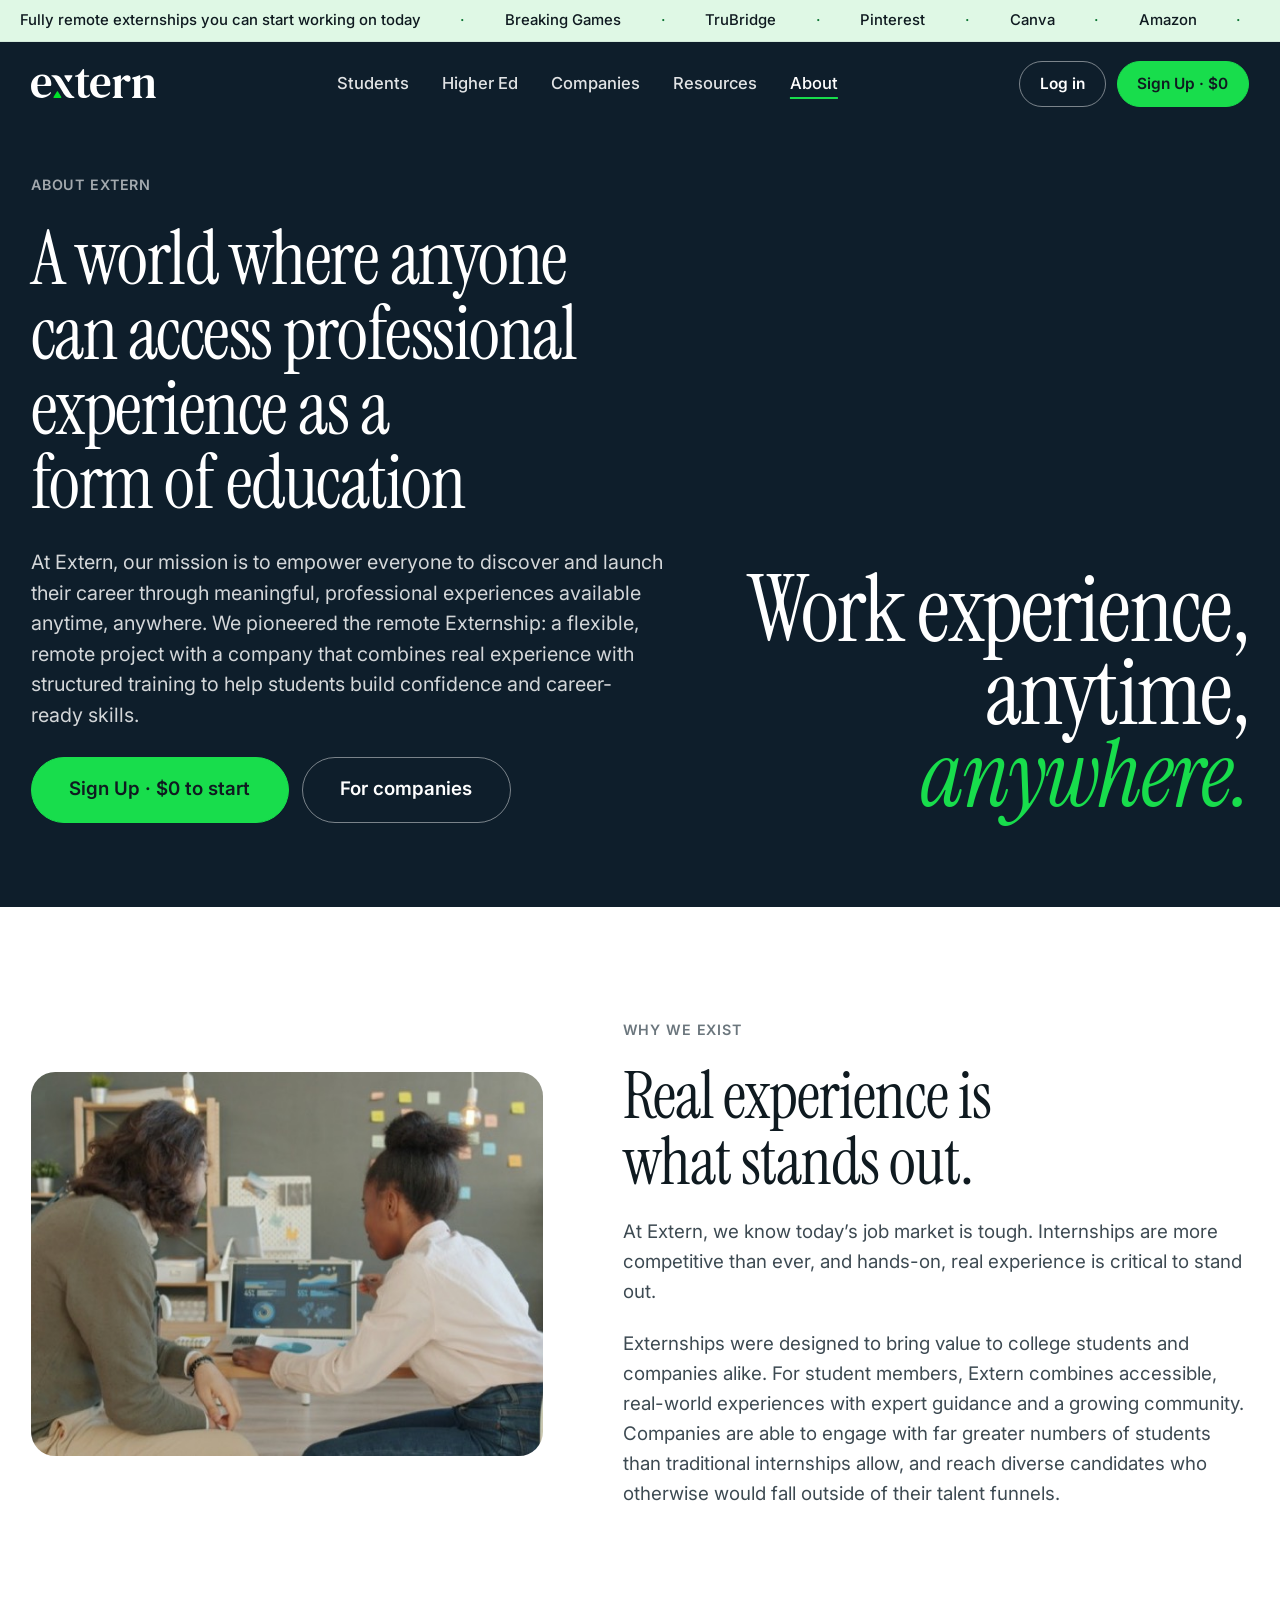
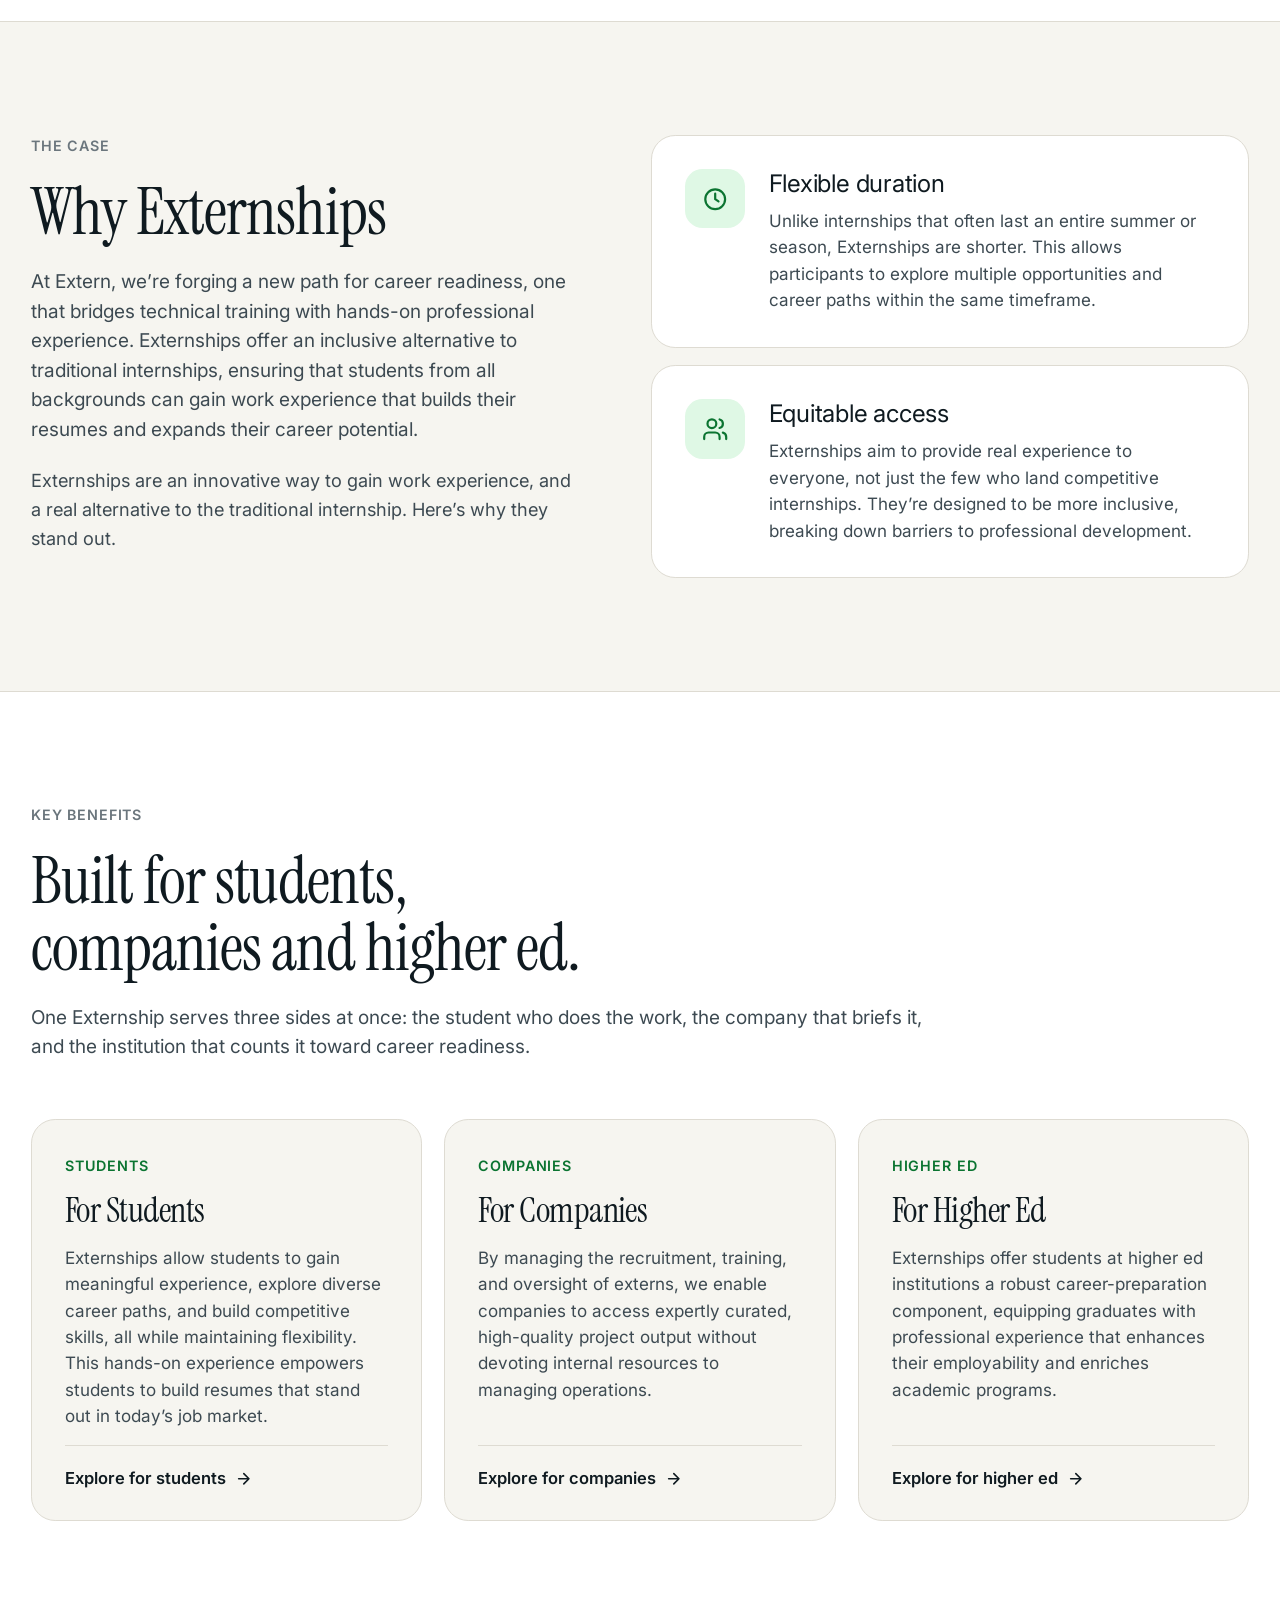
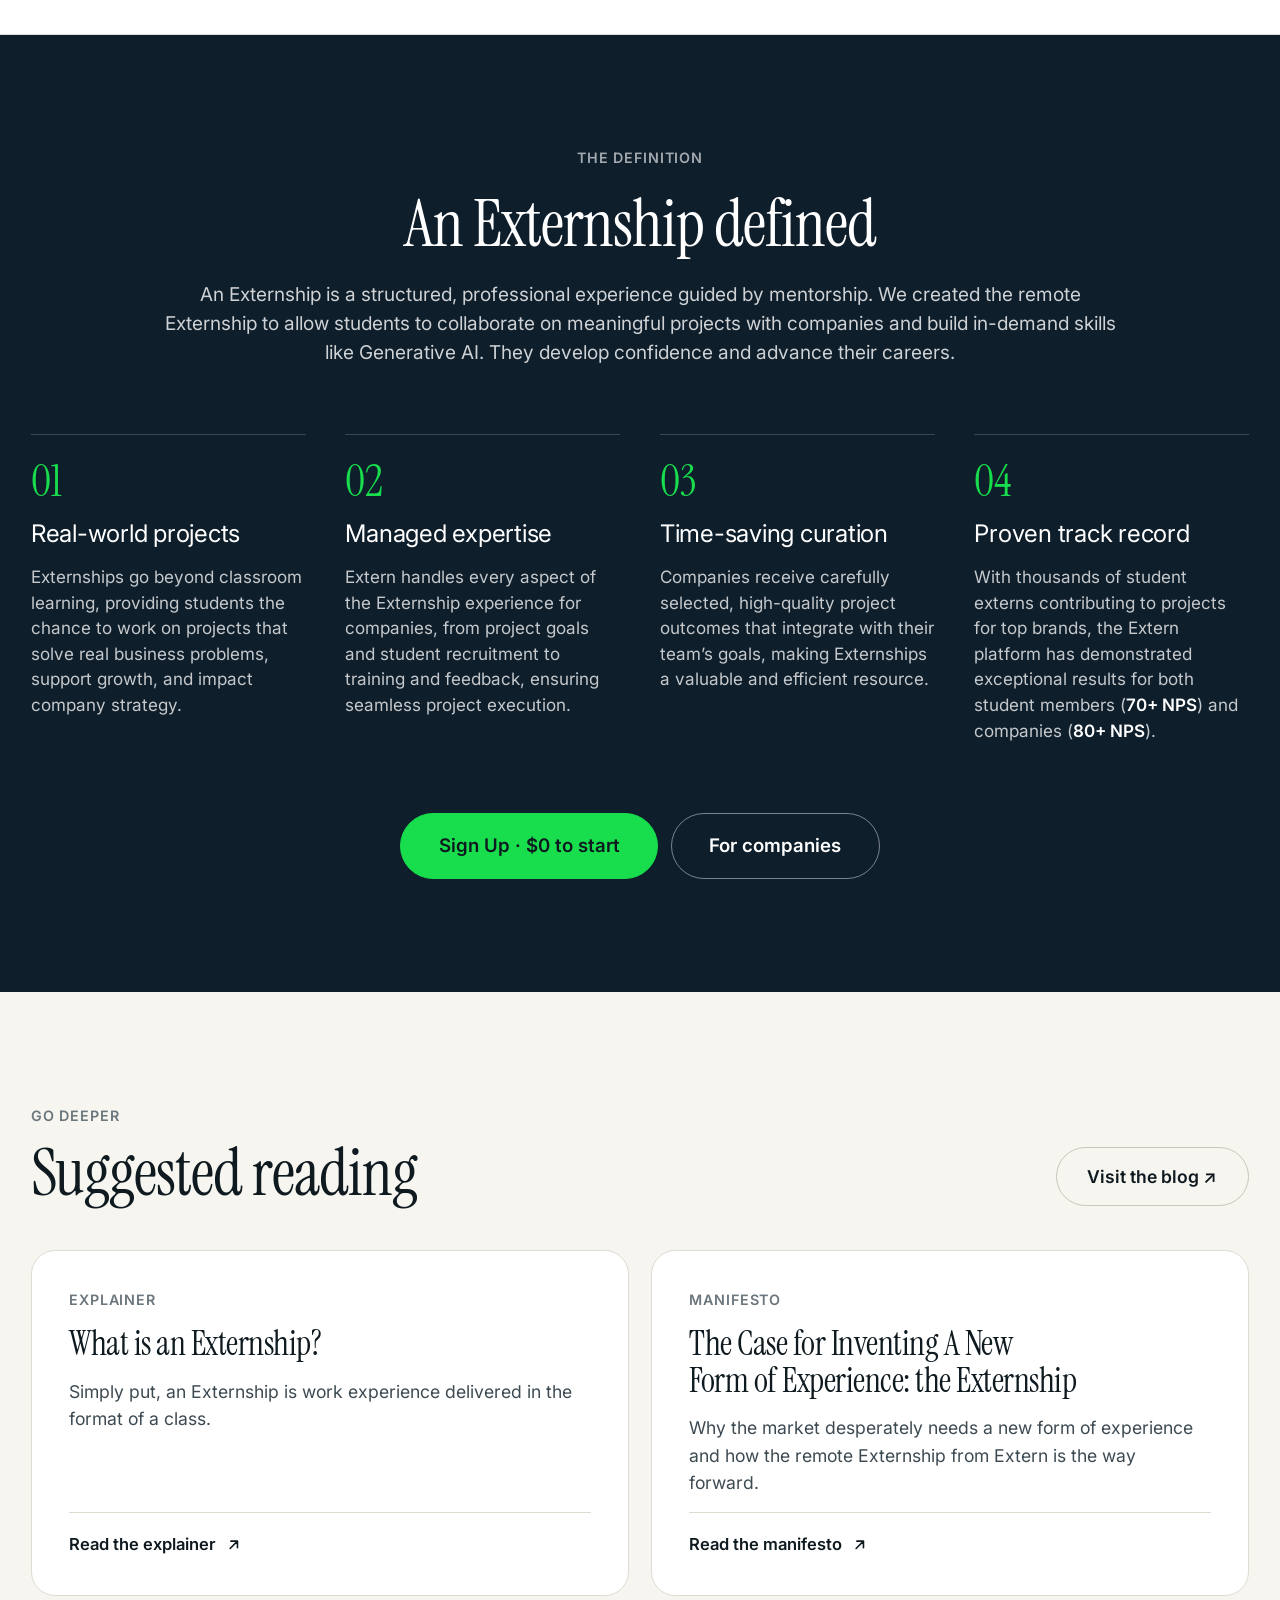
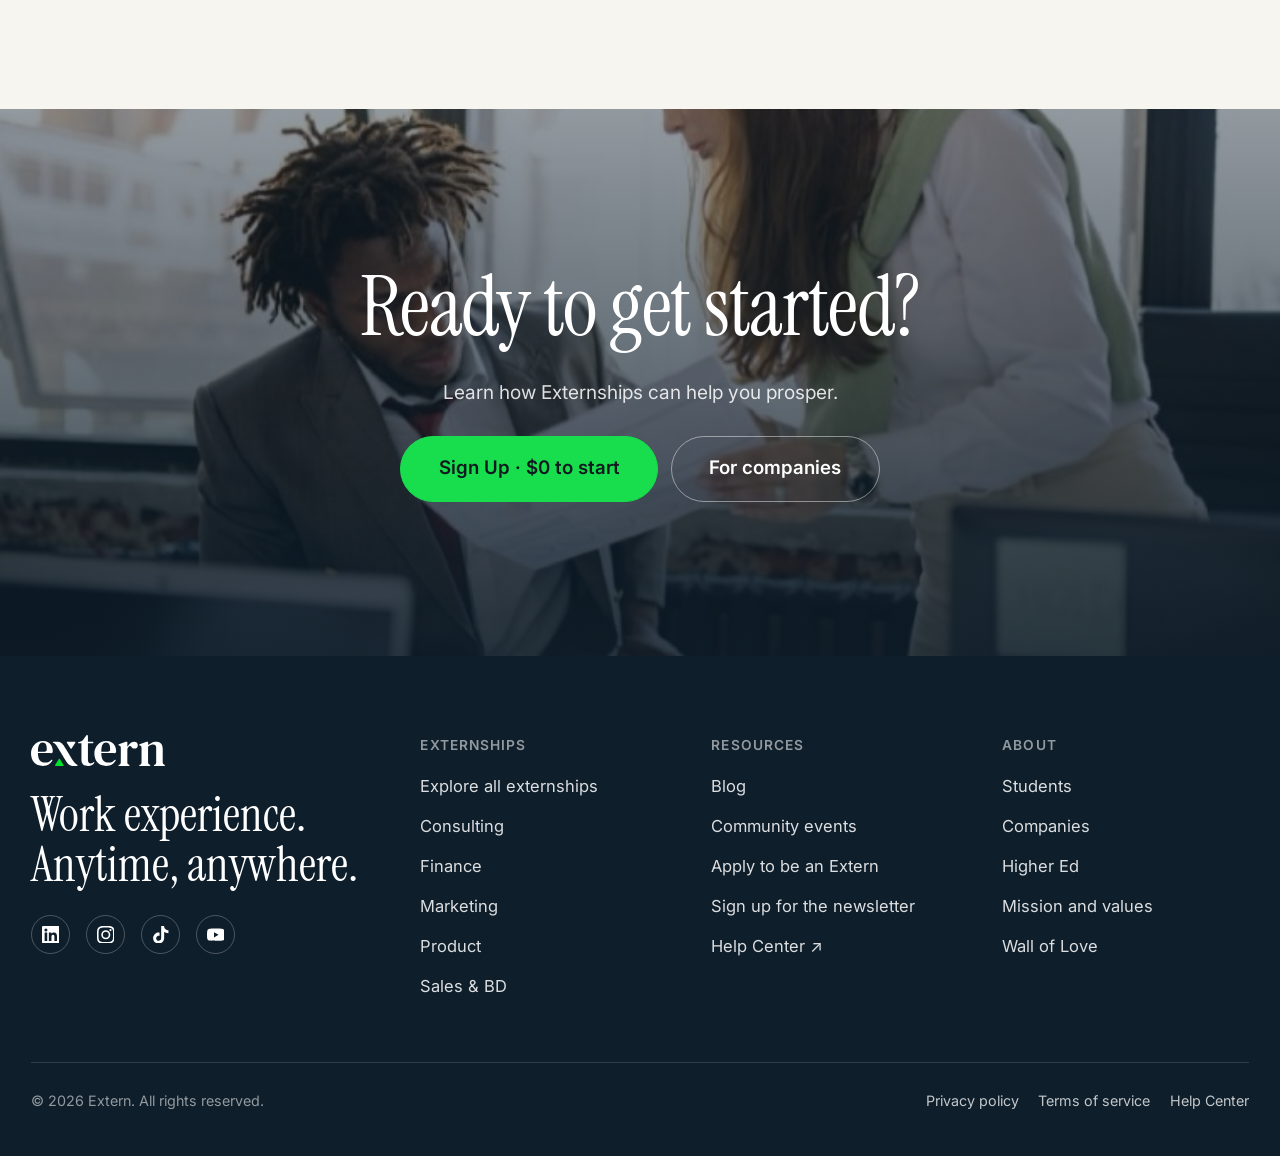
<file: about.html>
<!doctype html>
<html lang="en">
<head>
<meta charset="utf-8">
<meta name="viewport" content="width=device-width, initial-scale=1">
<meta name="robots" content="noindex,nofollow">
<title>About Extern · Work experience as a form of education</title>
<meta name="description" content="Extern pioneered the remote Externship: flexible, remote project work with a company that combines real experience with structured training. Our mission, why Externships exist, and what one is.">
<link rel="icon" href="assets/extern_mark.svg">
<link rel="preconnect" href="https://fonts.googleapis.com">
<link rel="preconnect" href="https://fonts.gstatic.com" crossorigin>
<link href="https://fonts.googleapis.com/css2?family=Instrument+Serif:ital@0;1&family=Inter:wght@400;500;600;700&display=swap" rel="stylesheet">
<link rel="stylesheet" href="kit.css">
<style>
/* ---- about hero: typographic ---- */
.aHero{display:grid;grid-template-columns:minmax(0,1.1fr) minmax(0,.9fr);column-gap:56px;align-items:end;padding:44px 0 76px}
.nav ul a[aria-current="page"]{color:#fff;text-decoration:underline;text-underline-offset:7px;text-decoration-thickness:2px;text-decoration-color:var(--green)}
.menu a[aria-current="page"]{color:var(--green)}
.aHero .heroCopy{padding-bottom:0;gap:24px;grid-column:auto;grid-row:auto}
.aHero .eyebrow{color:rgba(255,255,255,.62)}
.aHero h1{font-size:clamp(40px,5.3vw,78px);line-height:1.0;letter-spacing:-.02em;max-width:16ch}
.aHero .heroCopy .lead{max-width:600px}
.aLine{text-align:right;font-size:clamp(46px,6.5vw,98px);line-height:.9;letter-spacing:-.02em;color:#fff;padding-bottom:6px}
.aLine b{display:block;font-weight:400}
.aLine b:last-child{font-style:italic;color:var(--green)}
.aLine .tw{display:inline-block;opacity:0;transform:translateY(24px);animation:aRise .9s cubic-bezier(.2,.7,.2,1) forwards}
.aLine b:nth-child(2) .tw{animation-delay:.22s}.aLine b:nth-child(3) .tw{animation-delay:.44s}
@keyframes aRise{to{opacity:1;transform:none}}

/* ---- intro band (paper) ---- */
.intro{background:var(--paper);border-bottom:1px solid var(--line)}
.intro .split{grid-template-columns:minmax(0,.9fr) minmax(0,1.1fr);gap:72px}
.intro .ph{border-radius:var(--r);overflow:hidden;aspect-ratio:4/3;background:var(--cream2)}
.intro .ph img{width:100%;height:100%;object-fit:cover}
.intro .stack p:not(.lead){color:var(--ink2);font-size:17px;line-height:1.6;max-width:600px}
.intro .stack h2{max-width:14ch}

/* ---- why externships ---- */
.why .split{grid-template-columns:minmax(0,.95fr) minmax(0,1.05fr);gap:72px;align-items:start}
.why .stack p:not(.lead){color:var(--ink2);font-size:16.5px;line-height:1.6}
.wlist{display:flex;flex-direction:column;gap:16px}
.wcard{background:var(--paper);border:1px solid var(--line);border-radius:var(--r);padding:30px;display:flex;gap:22px;align-items:flex-start}
.wcard .ic{width:54px;height:54px;border-radius:16px;background:var(--green-soft);color:var(--green-tx);display:inline-flex;align-items:center;justify-content:center;flex:0 0 auto}
.wcard .ic svg{width:24px;height:24px}
.wcard h3{font-size:22px;margin-bottom:8px}
.wcard p{color:var(--ink2);font-size:15.5px;line-height:1.55}

/* ---- key benefits (paper band) ---- */
.ben{background:var(--paper);border-top:1px solid var(--line);border-bottom:1px solid var(--line)}
.ben .head{max-width:820px;margin-bottom:52px}
.b3{display:grid;grid-template-columns:repeat(3,minmax(0,1fr));gap:20px}
.bcard{background:var(--cream);border:1px solid var(--line);border-radius:var(--r);padding:32px 30px 26px;display:flex;flex-direction:column;gap:14px;min-height:320px;transition:transform .2s,box-shadow .2s,border-color .2s}
.bcard:hover{transform:translateY(-3px);box-shadow:0 22px 40px -20px rgba(15,26,32,.22);border-color:var(--line2)}
.bcard .k{font-size:13px;font-weight:600;letter-spacing:.06em;text-transform:uppercase;color:var(--green-tx)}
.bcard h3{font-family:"Instrument Serif",Georgia,serif;font-size:clamp(30px,2.5vw,38px);line-height:1.05;letter-spacing:-.015em}
.bcard p{color:var(--ink2);font-size:15.5px;line-height:1.55;flex:1}
.bcard .more{display:inline-flex;gap:8px;align-items:center;font-weight:600;font-size:15px;border-top:1px solid var(--line);padding-top:18px;color:var(--ink)}
.bcard .more svg{width:16px;height:16px;transition:transform .2s}
.bcard:hover .more svg{transform:translateX(4px)}

/* ---- an externship defined (dark band) ---- */
.def{background:var(--deep);color:#fff}
.def .stack.c{max-width:880px;margin:0 auto 60px}
.def .eyebrow{color:rgba(255,255,255,.62)}
.def .lead{color:rgba(255,255,255,.8)}
.def .step{border-top-color:rgba(255,255,255,.18)}
.def .step .num{color:var(--green)}
.def .step p{color:rgba(255,255,255,.76)}
.def .step p b{color:#fff;font-weight:600}
.def .row{display:flex;gap:12px;flex-wrap:wrap;justify-content:center;margin-top:64px}

/* ---- suggested reading ---- */
.rdg .head{display:flex;justify-content:space-between;align-items:flex-end;gap:24px;flex-wrap:wrap;margin-bottom:40px}
.read2{display:grid;grid-template-columns:1fr 1fr;gap:20px}
.rd{background:var(--paper);border:1px solid var(--line);border-radius:var(--r);padding:34px;display:flex;flex-direction:column;gap:14px;min-height:280px;transition:transform .2s,box-shadow .2s,border-color .2s}
.rd:hover{transform:translateY(-3px);box-shadow:0 22px 40px -20px rgba(15,26,32,.22);border-color:var(--line2)}
.rd .k{font-size:13px;font-weight:600;letter-spacing:.06em;text-transform:uppercase;color:var(--muted)}
.rd h3{font-family:"Instrument Serif",Georgia,serif;font-size:clamp(28px,2.4vw,38px);line-height:1.08;letter-spacing:-.015em;text-wrap:balance}
.rd p{color:var(--ink2);font-size:16px;line-height:1.55;flex:1}
.rd .more{display:inline-flex;gap:8px;align-items:center;font-weight:600;font-size:15px;color:var(--ink);border-top:1px solid var(--line);padding-top:18px}
.rd .more svg{width:16px;height:16px}

/* ---- closing: ghost button on the photo band ---- */
.close .row{display:flex;gap:12px;flex-wrap:wrap;justify-content:center}

@media (max-width:1024px){
  .b3{grid-template-columns:repeat(3,minmax(0,1fr));gap:14px}
  .bcard{padding:26px 22px 22px;min-height:0}
}
@media (max-width:860px){
  .aHero{grid-template-columns:1fr;row-gap:44px;padding:16px 0 52px}
  .aHero h1{font-size:clamp(36px,10vw,44px);max-width:none}
  .aLine{text-align:left;font-size:clamp(46px,13.5vw,60px);padding-bottom:0}
  .intro .split,.why .split{grid-template-columns:1fr;gap:32px}
  .intro .ph{aspect-ratio:16/11}
  .wcard{padding:22px;gap:16px}
  .wcard .ic{width:46px;height:46px;border-radius:14px}
  .wcard h3{font-size:20px}
  .b3{display:flex;overflow-x:auto;scroll-snap-type:x mandatory;scrollbar-width:none;gap:14px;margin:0 -28px;padding:0 28px 8px}
  .b3::-webkit-scrollbar{display:none}
  .bcard{flex:0 0 82%;scroll-snap-align:start;min-height:0}
  .bcard h3{font-size:30px}
  .def .stack.c{margin-bottom:40px}
  .def .row{margin-top:44px;flex-direction:column;align-items:stretch}
  .def .row .btn{width:100%}
  .read2{grid-template-columns:1fr;gap:14px}
  .rd{padding:26px 22px;min-height:0}
  .rd h3{font-size:28px}
  .close .row{flex-direction:column;align-items:stretch;width:100%}
  .close .row .btn{width:100%}
}
@media (max-width:480px){
  .wcard{flex-direction:column;gap:14px}
}
@media (prefers-reduced-motion:reduce){
  .aLine .tw{opacity:1;transform:none}
}
</style>
</head>
<body>

<!-- announcement marquee -->
<div class="bar" aria-hidden="true">
  <div class="track" id="marq">
    <span>Fully remote externships you can start working on today</span><span>Breaking Games</span><span>TruBridge</span><span>Pinterest</span><span>Canva</span><span>Amazon</span><span>Pfizer</span><span>TikTok</span><span>Hydroficient</span><span>No prior experience required</span><span>$0 to start</span>
  </div>
</div>

<header class="hero onDark">
  <div class="wrap">
    <nav class="nav" aria-label="Primary">
      <a class="logo" href="index.html" aria-label="Extern home"><img src="assets/extern_white.svg" alt="Extern"></a>
      <ul>
        <li><a href="students.html">Students</a></li>
        <li><a href="higher-ed.html">Higher Ed</a></li>
        <li><a href="companies.html">Companies</a></li>
        <li><a href="resources.html">Resources</a></li>
        <li><a href="about.html" aria-current="page">About</a></li>
      </ul>
      <div class="acts">
        <a class="btn ghost onDark sm" href="https://app.extern.com/sign-in">Log in</a>
        <a class="btn primary sm" href="https://app.extern.com/sign-up" data-cta="nav">Sign Up · $0</a>
        <button class="burger" id="burger" aria-label="Open menu" aria-expanded="false" aria-controls="menu">
          <svg viewBox="0 0 24 24" fill="none" stroke="currentColor" stroke-width="2" stroke-linecap="round"><path d="M4 7h16M4 12h16M4 17h16"/></svg>
        </button>
      </div>
    </nav>
    <div class="menu" id="menu">
      <a href="students.html">Students</a>
      <a href="higher-ed.html">Higher Ed</a>
      <a href="companies.html">Companies</a>
      <a href="resources.html">Resources</a>
      <a href="about.html" aria-current="page">About</a>
      <a href="https://app.extern.com/sign-in">Log in</a>
    </div>

    <div class="aHero" id="top">
      <div class="heroCopy">
        <span class="eyebrow">About Extern</span>
        <h1 class="serif">A world where anyone can access professional experience as a form of education</h1>
        <p class="lead">At Extern, our mission is to empower everyone to discover and launch their career through meaningful, professional experiences available anytime, anywhere. We pioneered the remote Externship: a flexible, remote project with a company that combines real experience with structured training to help students build confidence and career-ready skills.</p>
        <div class="row">
          <a class="btn primary lg" href="https://app.extern.com/sign-up" data-cta="hero">Sign Up · $0 to start</a>
          <a class="btn ghost onDark lg" href="companies.html">For companies</a>
        </div>
      </div>
      <div class="aLine serif" aria-hidden="true">
        <b><span class="tw">Work experience,</span></b>
        <b><span class="tw">anytime,</span></b>
        <b><span class="tw">anywhere.</span></b>
      </div>
    </div>
  </div>
</header>

<!-- why we exist -->
<section class="intro" id="why-we-exist">
  <div class="wrap split">
    <div class="ph rv"><img src="assets/step_do_the_work.jpg" alt="Two externs working through a dashboard together on a laptop" loading="lazy"></div>
    <div class="stack rv">
      <span class="eyebrow">Why we exist</span>
      <h2 class="serif grow">Real experience is what stands out.</h2>
      <p>At Extern, we know today’s job market is tough. Internships are more competitive than ever, and hands-on, real experience is critical to stand out.</p>
      <p>Externships were designed to bring value to college students and companies alike. For student members, Extern combines accessible, real-world experiences with expert guidance and a growing community. Companies are able to engage with far greater numbers of students than traditional internships allow, and reach diverse candidates who otherwise would fall outside of their talent funnels.</p>
    </div>
  </div>
</section>

<!-- why externships -->
<section class="why" id="why-externships">
  <div class="wrap split">
    <div class="stack rv">
      <span class="eyebrow">The case</span>
      <h2 class="serif grow">Why Externships</h2>
      <p class="lead">At Extern, we’re forging a new path for career readiness, one that bridges technical training with hands-on professional experience. Externships offer an inclusive alternative to traditional internships, ensuring that students from all backgrounds can gain work experience that builds their resumes and expands their career potential.</p>
      <p>Externships are an innovative way to gain work experience, and a real alternative to the traditional internship. Here’s why they stand out.</p>
    </div>
    <div class="wlist rv">
      <div class="wcard">
        <span class="ic" aria-hidden="true"><svg viewBox="0 0 24 24" fill="none" stroke="currentColor" stroke-width="2" stroke-linecap="round" stroke-linejoin="round"><circle cx="12" cy="12" r="9"/><path d="M12 7v5l3 2"/></svg></span>
        <div>
          <h3>Flexible duration</h3>
          <p>Unlike internships that often last an entire summer or season, Externships are shorter. This allows participants to explore multiple opportunities and career paths within the same timeframe.</p>
        </div>
      </div>
      <div class="wcard">
        <span class="ic" aria-hidden="true"><svg viewBox="0 0 24 24" fill="none" stroke="currentColor" stroke-width="2" stroke-linecap="round" stroke-linejoin="round"><path d="M16 21v-2a4 4 0 0 0-4-4H6a4 4 0 0 0-4 4v2"/><circle cx="9" cy="7" r="4"/><path d="M22 21v-2a4 4 0 0 0-3-3.87M16 3.13a4 4 0 0 1 0 7.75"/></svg></span>
        <div>
          <h3>Equitable access</h3>
          <p>Externships aim to provide real experience to everyone, not just the few who land competitive internships. They’re designed to be more inclusive, breaking down barriers to professional development.</p>
        </div>
      </div>
    </div>
  </div>
</section>

<!-- key benefits -->
<section class="ben" id="benefits">
  <div class="wrap">
    <div class="head stack rv">
      <span class="eyebrow">Key benefits</span>
      <h2 class="serif grow">Built for students, companies and higher ed.</h2>
      <p class="lead">One Externship serves three sides at once: the student who does the work, the company that briefs it, and the institution that counts it toward career readiness.</p>
    </div>
    <div class="b3 rv">
      <a class="bcard" href="students.html">
        <span class="k">Students</span>
        <h3>For Students</h3>
        <p>Externships allow students to gain meaningful experience, explore diverse career paths, and build competitive skills, all while maintaining flexibility. This hands-on experience empowers students to build resumes that stand out in today’s job market.</p>
        <span class="more">Explore for students <svg viewBox="0 0 24 24" fill="none" stroke="currentColor" stroke-width="2.2" stroke-linecap="round" stroke-linejoin="round" aria-hidden="true"><path d="M5 12h14M12 5l7 7-7 7"/></svg></span>
      </a>
      <a class="bcard" href="companies.html">
        <span class="k">Companies</span>
        <h3>For Companies</h3>
        <p>By managing the recruitment, training, and oversight of externs, we enable companies to access expertly curated, high-quality project output without devoting internal resources to managing operations.</p>
        <span class="more">Explore for companies <svg viewBox="0 0 24 24" fill="none" stroke="currentColor" stroke-width="2.2" stroke-linecap="round" stroke-linejoin="round" aria-hidden="true"><path d="M5 12h14M12 5l7 7-7 7"/></svg></span>
      </a>
      <a class="bcard" href="higher-ed.html">
        <span class="k">Higher Ed</span>
        <h3>For Higher Ed</h3>
        <p>Externships offer students at higher ed institutions a robust career-preparation component, equipping graduates with professional experience that enhances their employability and enriches academic programs.</p>
        <span class="more">Explore for higher ed <svg viewBox="0 0 24 24" fill="none" stroke="currentColor" stroke-width="2.2" stroke-linecap="round" stroke-linejoin="round" aria-hidden="true"><path d="M5 12h14M12 5l7 7-7 7"/></svg></span>
      </a>
    </div>
  </div>
</section>

<!-- an externship defined -->
<section class="def onDark" id="defined">
  <div class="wrap">
    <div class="stack c rv">
      <span class="eyebrow">The definition</span>
      <h2 class="serif grow">An Externship defined</h2>
      <p class="lead">An Externship is a structured, professional experience guided by mentorship. We created the remote Externship to allow students to collaborate on meaningful projects with companies and build in-demand skills like Generative AI. They develop confidence and advance their careers.</p>
    </div>
    <div class="g4 rv">
      <div class="step"><span class="num">01</span><h3>Real-world projects</h3><p>Externships go beyond classroom learning, providing students the chance to work on projects that solve real business problems, support growth, and impact company strategy.</p></div>
      <div class="step"><span class="num">02</span><h3>Managed expertise</h3><p>Extern handles every aspect of the Externship experience for companies, from project goals and student recruitment to training and feedback, ensuring seamless project execution.</p></div>
      <div class="step"><span class="num">03</span><h3>Time-saving curation</h3><p>Companies receive carefully selected, high-quality project outcomes that integrate with their team’s goals, making Externships a valuable and efficient resource.</p></div>
      <div class="step"><span class="num">04</span><h3>Proven track record</h3><p>With thousands of student externs contributing to projects for top brands, the Extern platform has demonstrated exceptional results for both student members (<b>70+ NPS</b>) and companies (<b>80+ NPS</b>).</p></div>
    </div>
    <div class="row rv">
      <a class="btn primary lg" href="https://app.extern.com/sign-up" data-cta="defined">Sign Up · $0 to start</a>
      <a class="btn ghost onDark lg" href="companies.html">For companies</a>
    </div>
  </div>
</section>

<!-- suggested reading -->
<section class="rdg" id="reading">
  <div class="wrap">
    <div class="head rv">
      <div class="stack" style="gap:12px">
        <span class="eyebrow">Go deeper</span>
        <h2 class="serif grow">Suggested reading</h2>
      </div>
      <a class="btn ghost" href="https://www.extern.com/blog">Visit the blog ↗</a>
    </div>
    <div class="read2 rv">
      <a class="rd" href="https://www.extern.com/post/what-is-an-externship">
        <span class="k">Explainer</span>
        <h3>What is an Externship?</h3>
        <p>Simply put, an Externship is work experience delivered in the format of a class.</p>
        <span class="more">Read the explainer <svg viewBox="0 0 24 24" fill="none" stroke="currentColor" stroke-width="2.2" stroke-linecap="round" stroke-linejoin="round" aria-hidden="true"><path d="M7 17 17 7M8 7h9v9"/></svg></span>
      </a>
      <a class="rd" href="https://www.extern.com/manifesto">
        <span class="k">Manifesto</span>
        <h3>The Case for Inventing A New Form of Experience: the Externship</h3>
        <p>Why the market desperately needs a new form of experience and how the remote Externship from Extern is the way forward.</p>
        <span class="more">Read the manifesto <svg viewBox="0 0 24 24" fill="none" stroke="currentColor" stroke-width="2.2" stroke-linecap="round" stroke-linejoin="round" aria-hidden="true"><path d="M7 17 17 7M8 7h9v9"/></svg></span>
      </a>
    </div>
  </div>
</section>

<!-- closing -->
<section class="close onDark">
  <img src="assets/step_pick_project.jpg" alt="" loading="lazy">
  <div class="wrap rv">
    <h2 class="serif grow">Ready to get started?</h2>
    <p class="lead">Learn how Externships can help you prosper.</p>
    <div class="row">
      <a class="btn primary lg" href="https://app.extern.com/sign-up" data-cta="closing">Sign Up · $0 to start</a>
      <a class="btn ghost onDark lg" href="companies.html">For companies</a>
    </div>
  </div>
</section>

<footer>
  <div class="wrap">
    <div class="top">
      <div>
        <img src="assets/extern_white.svg" alt="Extern" style="height:28px;width:auto">
        <p class="tag2">Work experience. Anytime, anywhere.</p>
        <div class="soc">
          <a href="https://www.linkedin.com/company/externhq/" aria-label="LinkedIn"><svg viewBox="0 0 24 24"><path d="M20.45 20.45h-3.55v-5.57c0-1.33-.03-3.04-1.85-3.04-1.85 0-2.14 1.45-2.14 2.94v5.67H9.36V9h3.41v1.56h.05c.48-.9 1.64-1.85 3.37-1.85 3.6 0 4.27 2.37 4.27 5.46v6.28zM5.34 7.43a2.06 2.06 0 1 1 0-4.12 2.06 2.06 0 0 1 0 4.12zM7.12 20.45H3.56V9h3.56v11.45zM22.22 0H1.77C.79 0 0 .77 0 1.73v20.54C0 23.23.79 24 1.77 24h20.45c.98 0 1.78-.77 1.78-1.73V1.73C24 .77 23.2 0 22.22 0z"/></svg></a>
          <a href="https://www.instagram.com/externhq/" aria-label="Instagram"><svg viewBox="0 0 24 24"><path d="M12 2.16c3.2 0 3.58.01 4.85.07 3.25.15 4.77 1.69 4.92 4.92.06 1.27.07 1.65.07 4.85s-.01 3.58-.07 4.85c-.15 3.23-1.66 4.77-4.92 4.92-1.27.06-1.64.07-4.85.07s-3.58-.01-4.85-.07c-3.26-.15-4.77-1.7-4.92-4.92C2.17 15.58 2.16 15.2 2.16 12s.01-3.58.07-4.85C2.38 3.92 3.9 2.38 7.15 2.23 8.42 2.17 8.8 2.16 12 2.16zM12 0C8.74 0 8.33.01 7.05.07 2.7.27.27 2.69.07 7.05.01 8.33 0 8.74 0 12s.01 3.67.07 4.95c.2 4.36 2.62 6.78 6.98 6.98C8.33 23.99 8.74 24 12 24s3.67-.01 4.95-.07c4.35-.2 6.78-2.62 6.98-6.98.06-1.28.07-1.69.07-4.95s-.01-3.67-.07-4.95c-.2-4.35-2.62-6.78-6.98-6.98C15.67.01 15.26 0 12 0zm0 5.84A6.16 6.16 0 1 0 12 18.16 6.16 6.16 0 0 0 12 5.84zM12 16a4 4 0 1 1 0-8 4 4 0 0 1 0 8zm6.4-11.85a1.44 1.44 0 1 0 0 2.88 1.44 1.44 0 0 0 0-2.88z"/></svg></a>
          <a href="https://www.tiktok.com/@externhq" aria-label="TikTok"><svg viewBox="0 0 24 24"><path d="M12.53.02C13.84 0 15.14.01 16.44 0c.08 1.53.63 3.09 1.75 4.17 1.12 1.11 2.7 1.62 4.24 1.79v4.03c-1.44-.05-2.89-.35-4.2-.97-.57-.26-1.1-.59-1.62-.93-.01 2.92.01 5.84-.02 8.75-.08 1.4-.54 2.79-1.35 3.94-1.31 1.92-3.58 3.17-5.91 3.21-1.43.08-2.86-.31-4.08-1.03-2.02-1.19-3.44-3.37-3.65-5.71-.02-.5-.03-1-.01-1.49.18-1.9 1.12-3.72 2.58-4.96 1.66-1.44 3.98-2.13 6.15-1.72.02 1.48-.04 2.96-.04 4.44-.99-.32-2.15-.23-3.02.37-.63.41-1.11 1.04-1.36 1.75-.21.51-.15 1.07-.14 1.61.24 1.64 1.82 3.02 3.5 2.87 1.12-.01 2.19-.66 2.77-1.61.19-.33.4-.67.41-1.06.1-1.79.06-3.57.07-5.36.01-4.03-.01-8.05.02-12.07z"/></svg></a>
          <a href="https://www.youtube.com/@externhq" aria-label="YouTube"><svg viewBox="0 0 24 24"><path d="M23.5 6.19a3.02 3.02 0 0 0-2.12-2.14C19.5 3.55 12 3.55 12 3.55s-7.5 0-9.38.5A3.02 3.02 0 0 0 .5 6.19C0 8.07 0 12 0 12s0 3.93.5 5.81a3.02 3.02 0 0 0 2.12 2.14c1.88.5 9.38.5 9.38.5s7.5 0 9.38-.5a3.02 3.02 0 0 0 2.12-2.14C24 15.93 24 12 24 12s0-3.93-.5-5.81zM9.55 15.57V8.43L15.82 12l-6.27 3.57z"/></svg></a>
        </div>
      </div>
      <div><h4>Externships</h4><ul>
        <li><a href="https://www.extern.com/externships">Explore all externships</a></li>
        <li><a href="https://www.extern.com/explore/consulting">Consulting</a></li>
        <li><a href="https://www.extern.com/explore/finance">Finance</a></li>
        <li><a href="https://www.extern.com/explore/marketing">Marketing</a></li>
        <li><a href="https://www.extern.com/explore/product">Product</a></li>
        <li><a href="https://www.extern.com/explore/sales-business-development">Sales &amp; BD</a></li>
      </ul></div>
      <div><h4>Resources</h4><ul>
        <li><a href="https://www.extern.com/blog">Blog</a></li>
        <li><a href="https://www.extern.com/events">Community events</a></li>
        <li><a href="https://app.extern.com/sign-up">Apply to be an Extern</a></li>
        <li><a href="https://www.extern.com/the-edge-newsletter/join">Sign up for the newsletter</a></li>
        <li><a href="https://intercom.help/externhelp/en">Help Center ↗</a></li>
      </ul></div>
      <div><h4>About</h4><ul>
        <li><a href="students.html">Students</a></li>
        <li><a href="companies.html">Companies</a></li>
        <li><a href="higher-ed.html">Higher Ed</a></li>
        <li><a href="about.html">Mission and values</a></li>
        <li><a href="https://www.extern.com/wall-of-love">Wall of Love</a></li>
      </ul></div>
    </div>
    <div class="bot">
      <span>© 2026 Extern. All rights reserved.</span>
      <span><a href="https://www.extern.com/privacy-policy">Privacy policy</a><a href="https://www.extern.com/terms-of-service">Terms of service</a><a href="https://intercom.help/externhelp/en">Help Center</a></span>
    </div>
  </div>
</footer>

<div class="sticky" id="sticky">
  <div class="t"><b>Real projects that get you hired</b>$0 to start · no experience required</div>
  <a class="btn primary" href="https://app.extern.com/sign-up" data-cta="sticky">Sign Up · $0</a>
</div>

<script>
(function(){
  var reduce=window.matchMedia('(prefers-reduced-motion: reduce)').matches;
  // marquee: duplicate content once for a seamless loop
  var m=document.getElementById('marq'); m.innerHTML+=m.innerHTML;

  // mobile menu
  var burger=document.getElementById('burger'),menu=document.getElementById('menu');
  burger.addEventListener('click',function(){var o=menu.classList.toggle('open');burger.setAttribute('aria-expanded',o);});

  // reveal on scroll
  var rv=document.querySelectorAll('.rv');
  if(reduce||!('IntersectionObserver' in window)){rv.forEach(function(e){e.classList.add('in')});}
  else{var io=new IntersectionObserver(function(es){es.forEach(function(e){if(e.isIntersecting){e.target.classList.add('in');io.unobserve(e.target);}})},{rootMargin:'0px 0px -8% 0px',threshold:.08});rv.forEach(function(e){io.observe(e)});}

  // sticky mobile CTA after the hero
  var sticky=document.getElementById('sticky'),hero=document.querySelector('.hero');
  function onScroll(){var r=hero.getBoundingClientRect();sticky.classList.toggle('show',r.bottom<0);}
  window.addEventListener('scroll',onScroll,{passive:true});onScroll();
})();
</script>
</body>
</html>
</file>
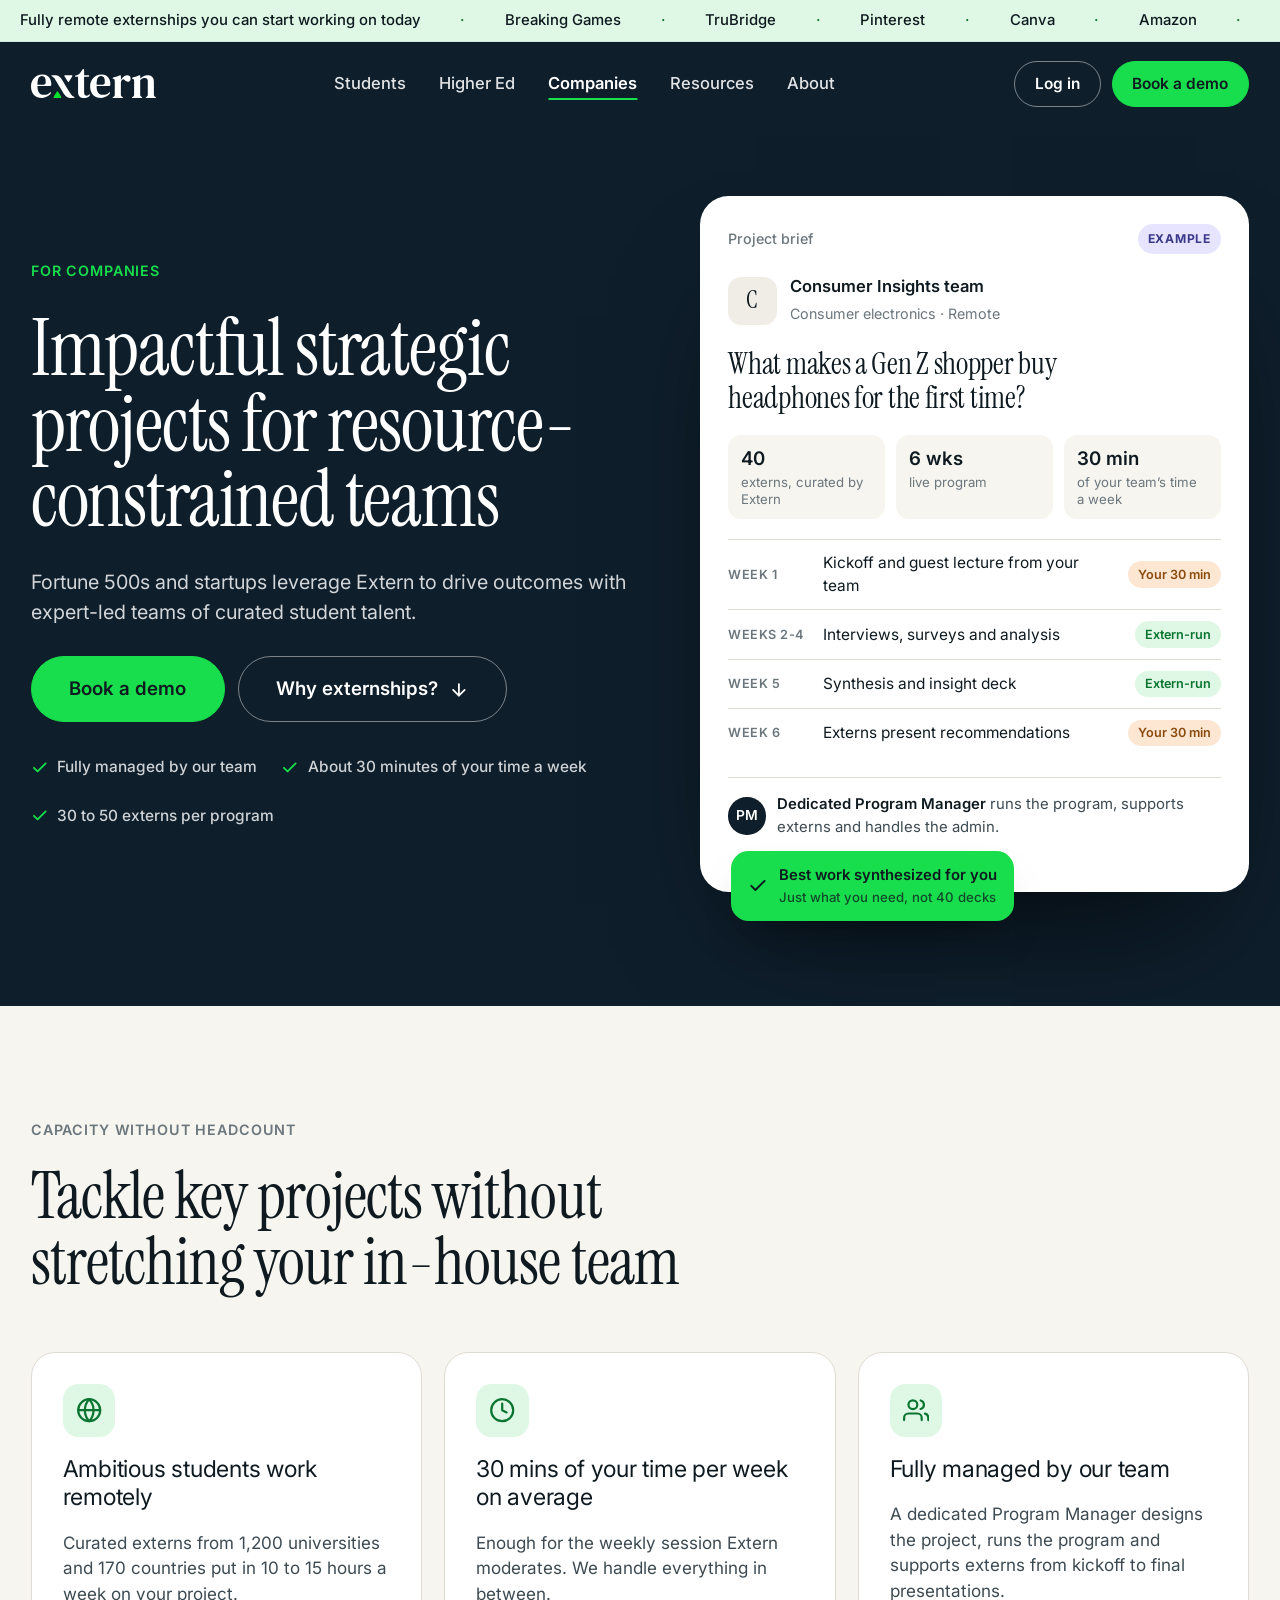
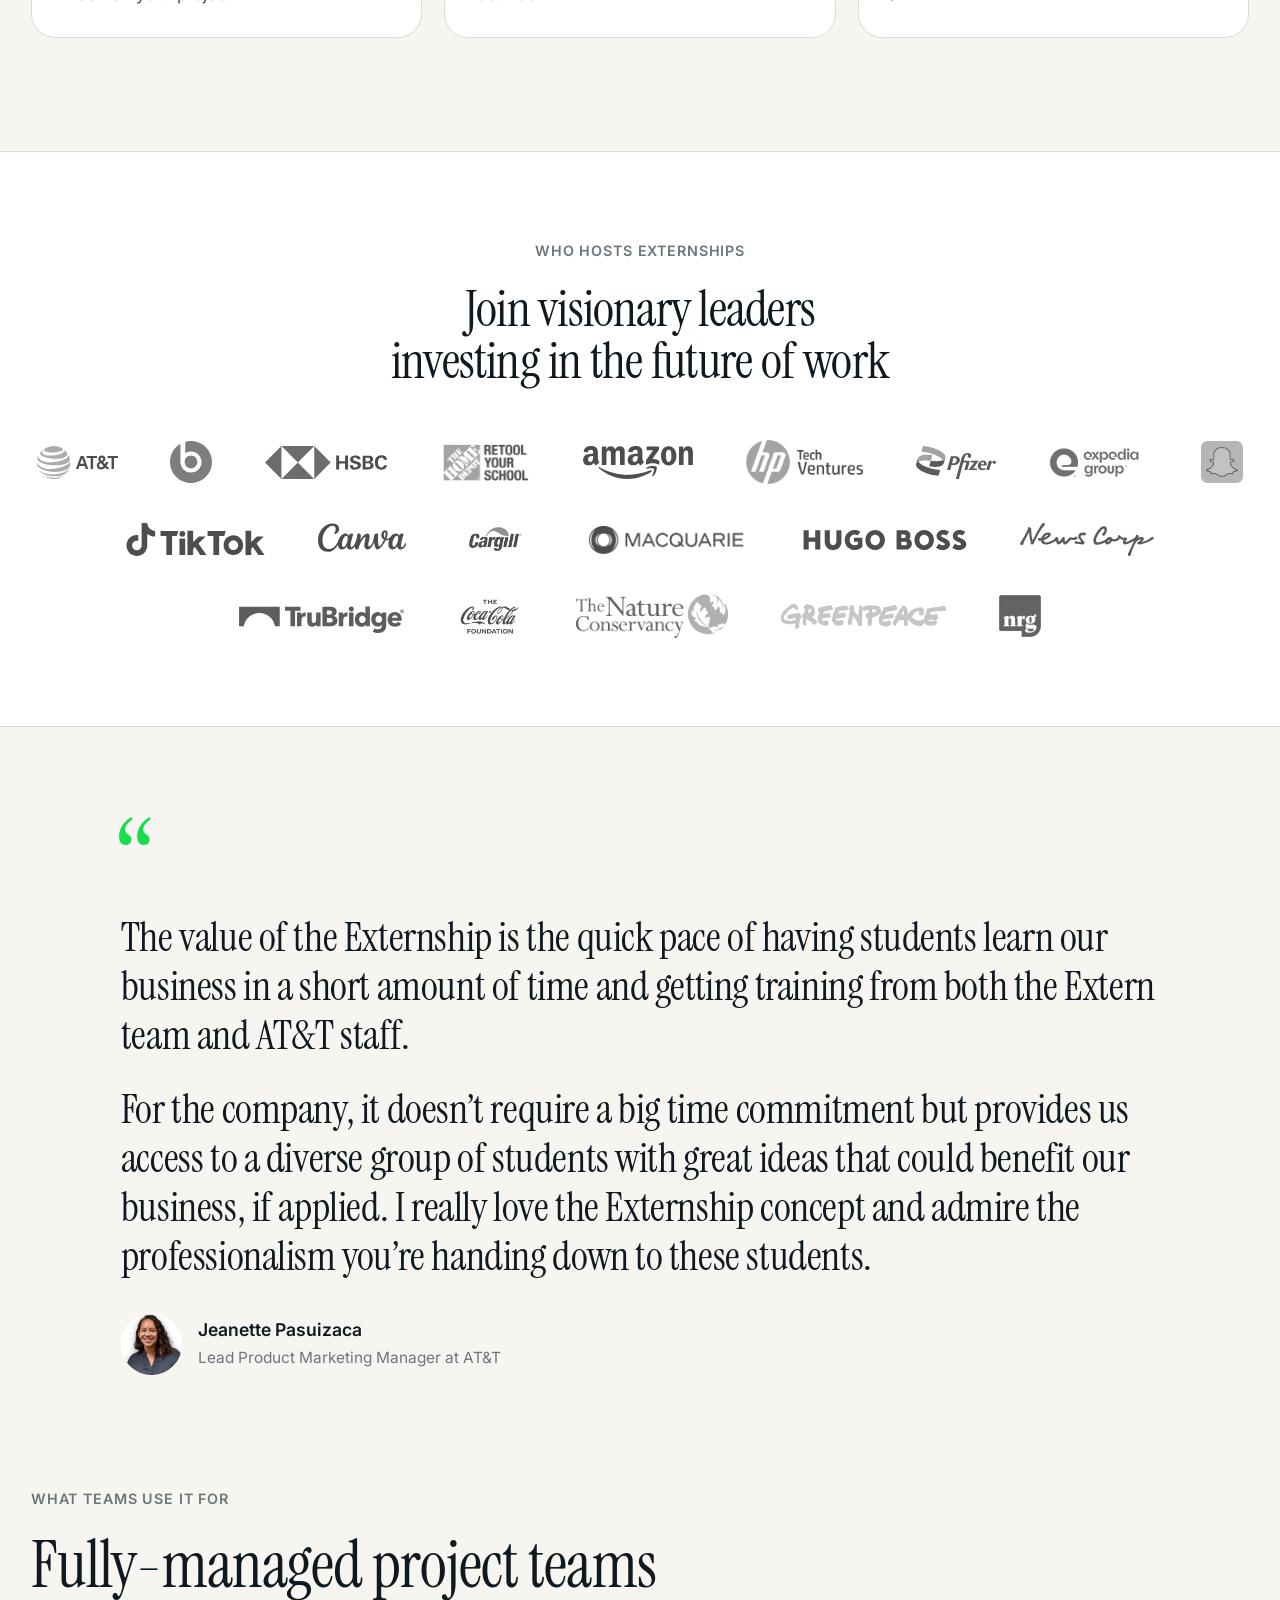
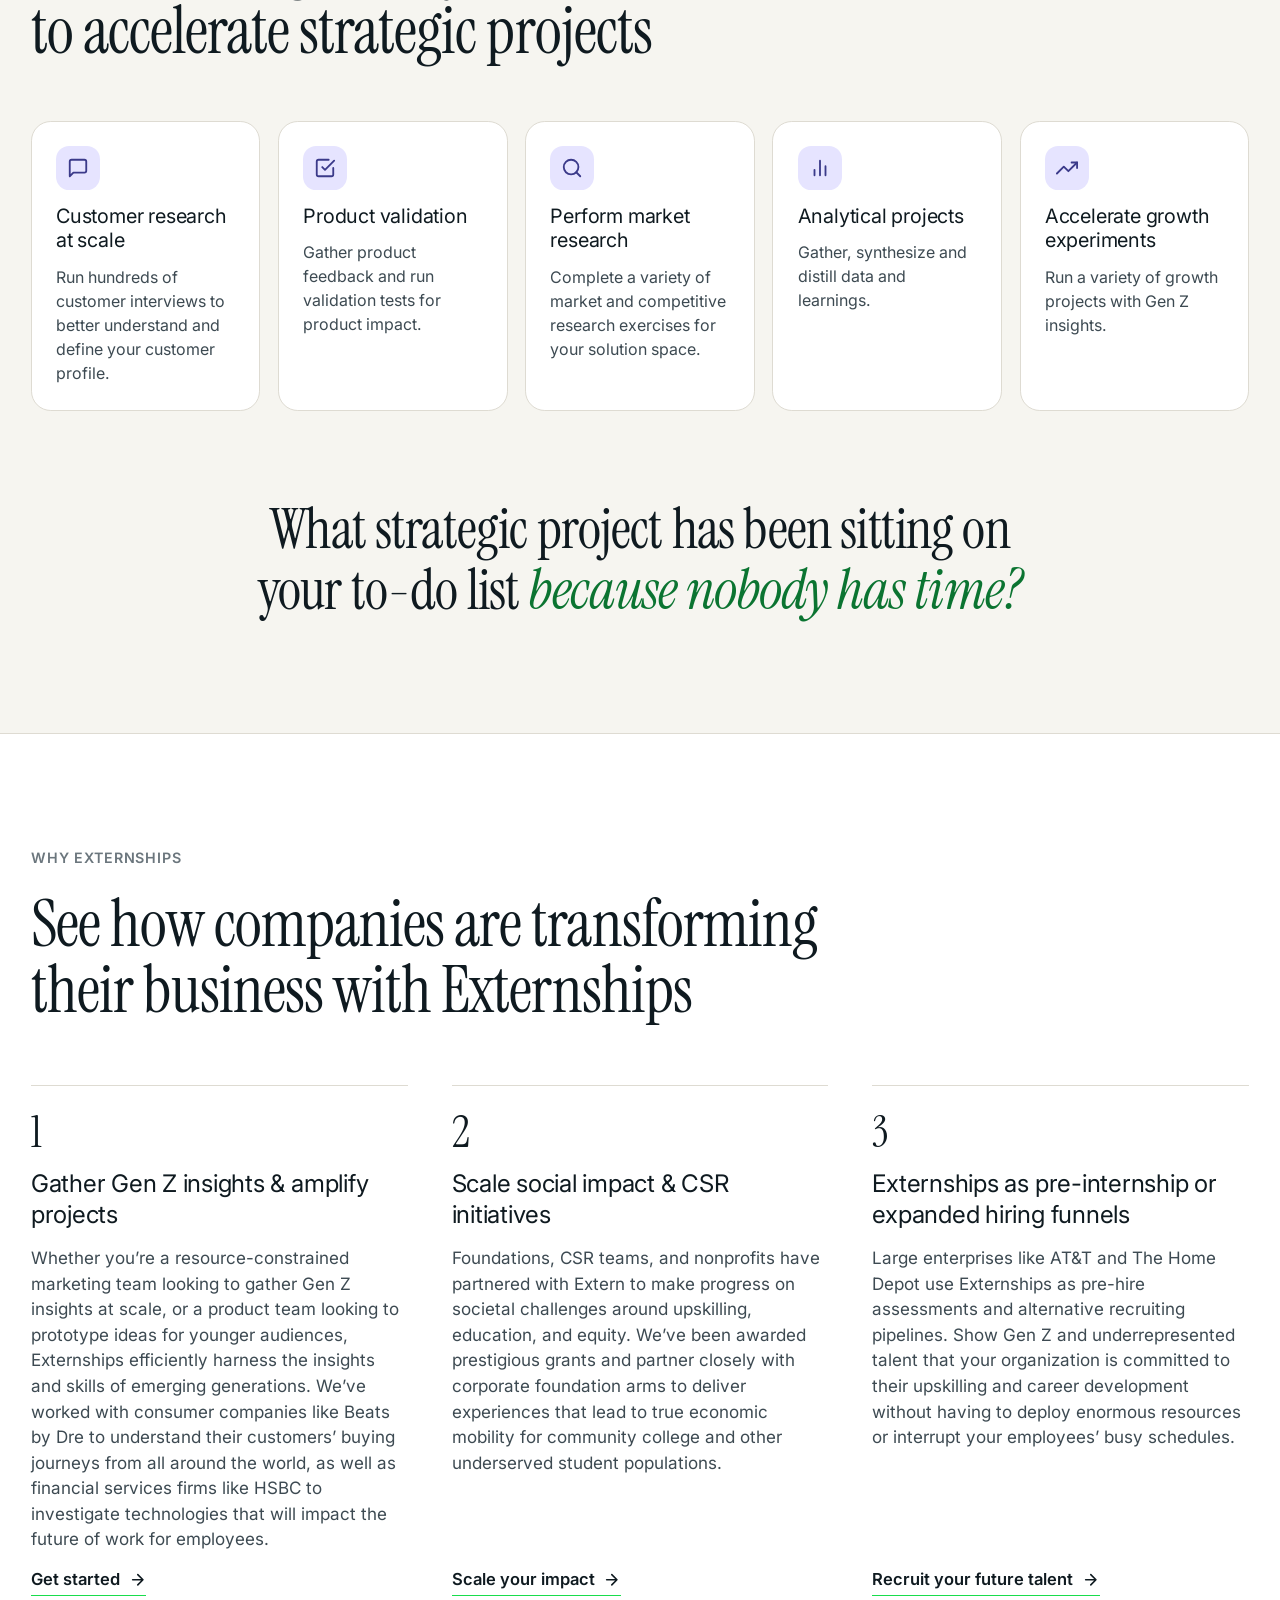
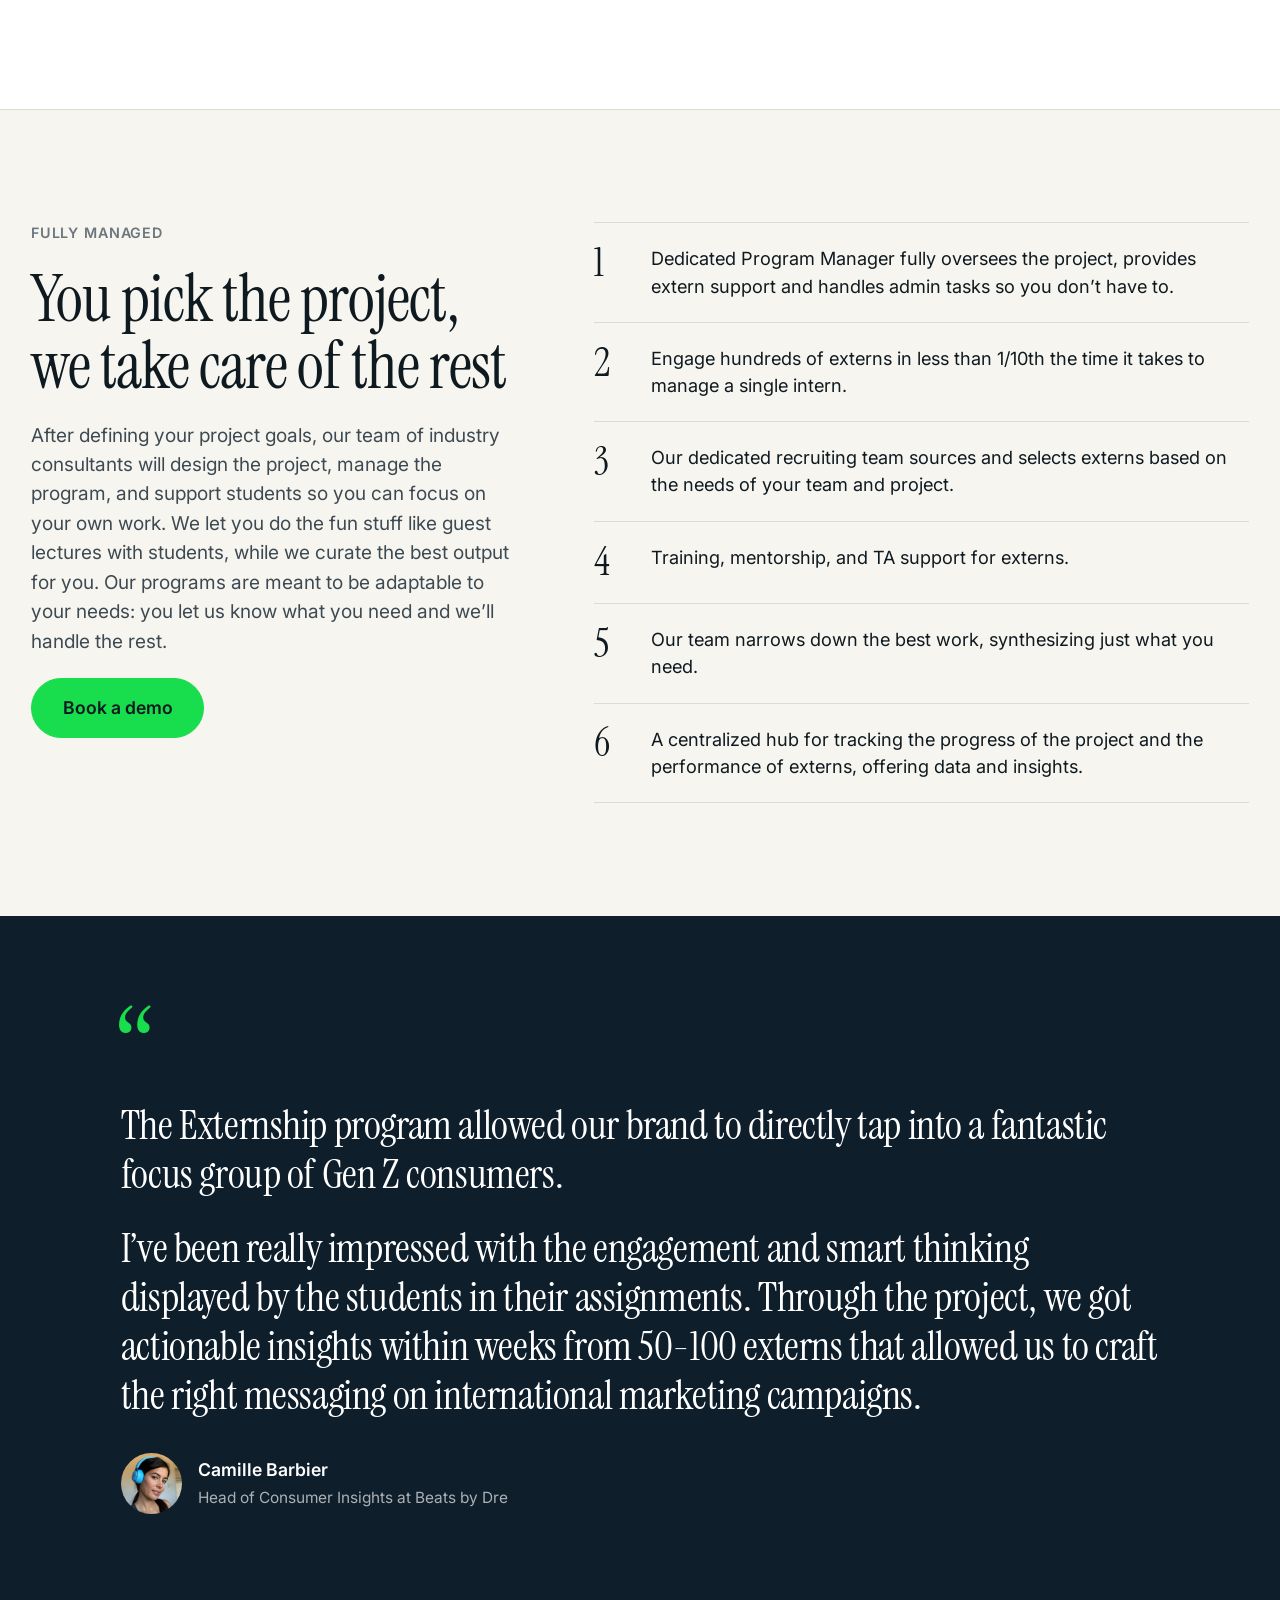
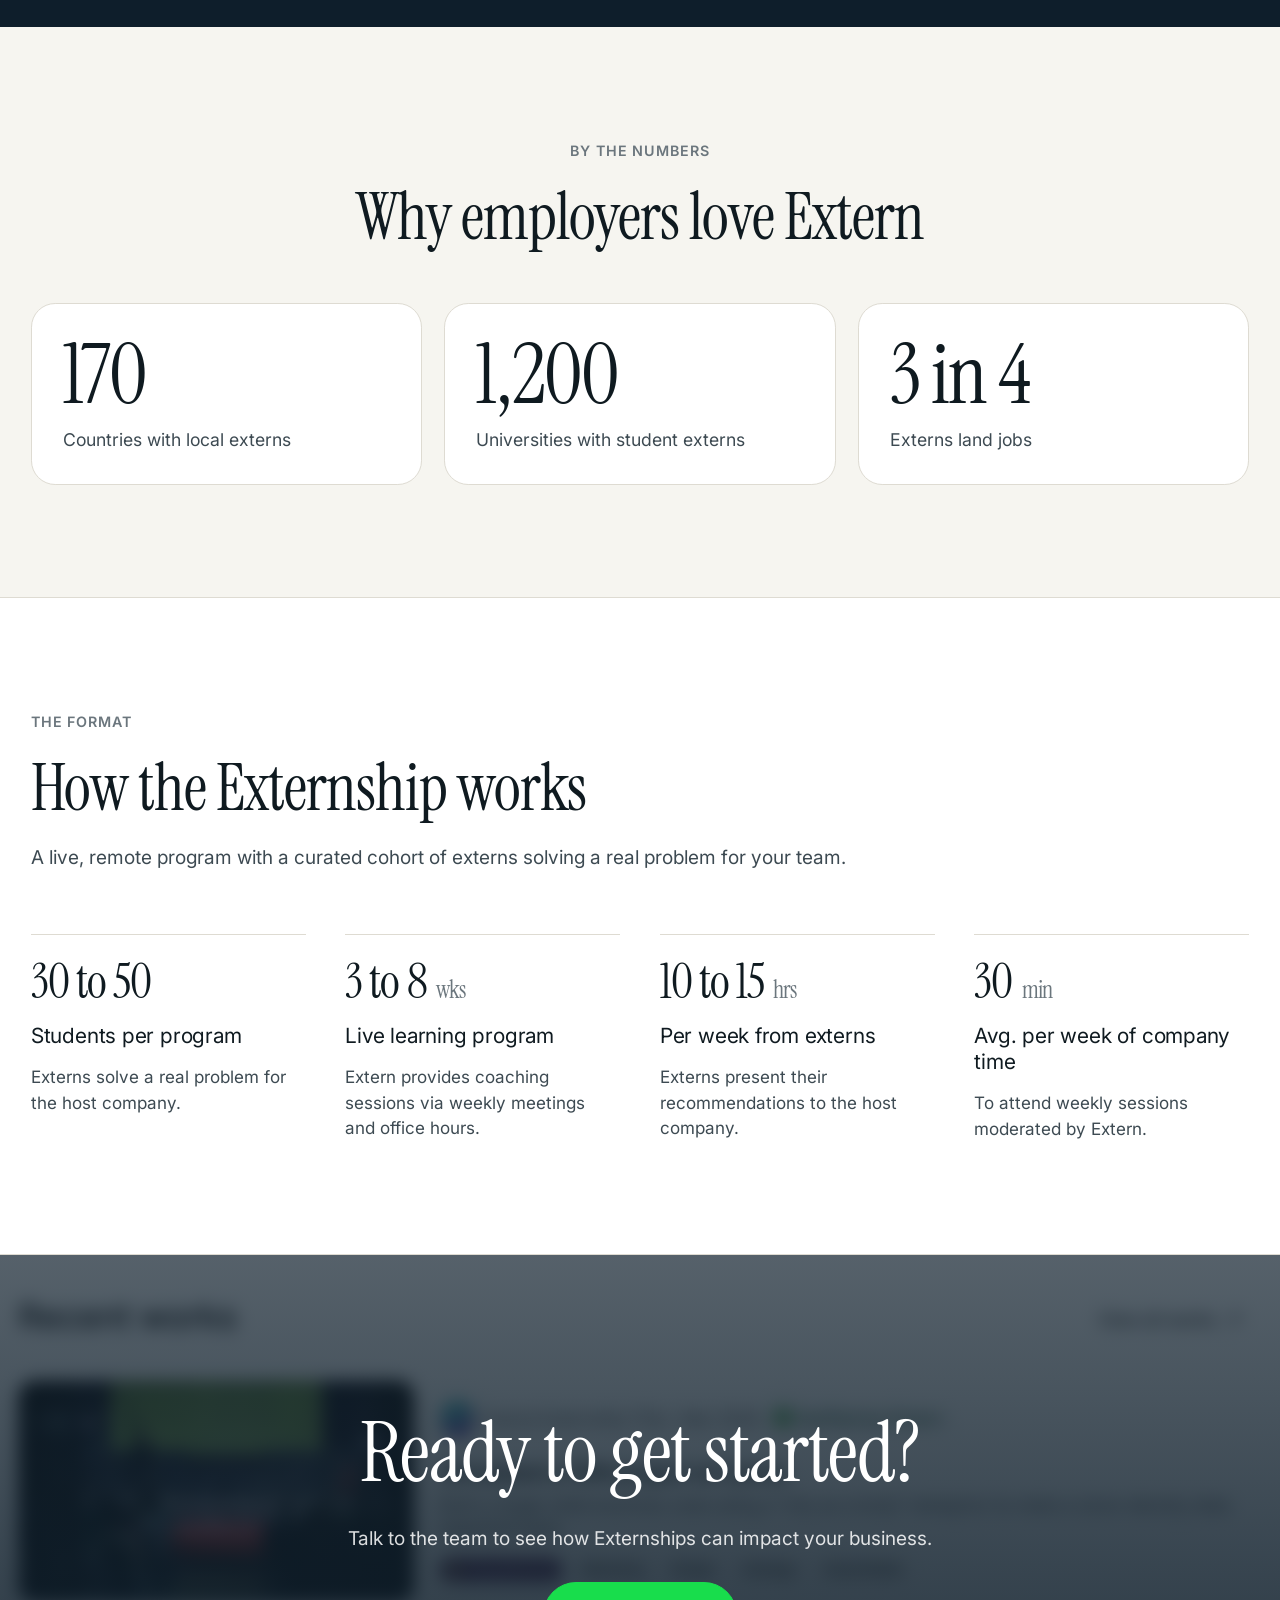
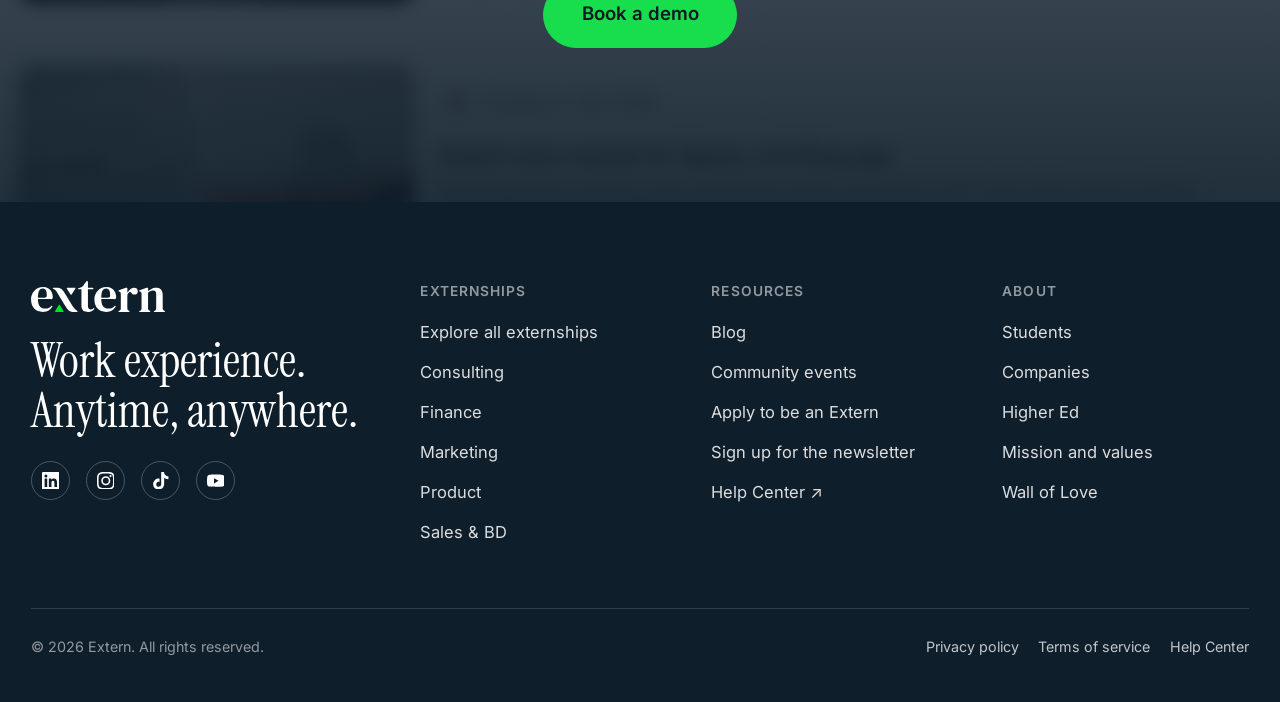
<file: companies.html>
<!doctype html>
<html lang="en">
<head>
<meta charset="utf-8">
<meta name="viewport" content="width=device-width, initial-scale=1">
<meta name="robots" content="noindex,nofollow">
<title>Extern for Companies · Impactful strategic projects for resource-constrained teams</title>
<meta name="description" content="Fortune 500s and startups leverage Extern to drive outcomes with expert-led teams of curated student talent. Fully managed, about 30 minutes of your time a week.">
<link rel="icon" href="assets/extern_mark.svg">
<link rel="preconnect" href="https://fonts.googleapis.com">
<link rel="preconnect" href="https://fonts.gstatic.com" crossorigin>
<link href="https://fonts.googleapis.com/css2?family=Instrument+Serif:ital@0;1&family=Inter:wght@400;500;600;700&display=swap" rel="stylesheet">
<link rel="stylesheet" href="kit.css">
<style>
/* ---- companies page ---- */
.nav ul a[aria-current="page"]{color:#fff;font-weight:600;text-decoration:underline;text-decoration-color:var(--green);text-decoration-thickness:2px;text-underline-offset:8px}
.menu a[aria-current="page"]{color:var(--green)}

/* hero */
.coHero{display:grid;grid-template-columns:minmax(0,1.05fr) minmax(0,.95fr);gap:56px;align-items:center;padding:64px 0 104px}
.coHero .heroCopy{padding-bottom:0;grid-column:auto;grid-row:auto}
.coHero .eyebrow{color:var(--green)}
.coHero h1{font-size:clamp(46px,5.6vw,86px)}
.coHero .trust{margin-top:4px}
.briefWrap{position:relative;max-width:560px;margin-left:auto;width:100%}
.brief{background:var(--paper);color:var(--ink);border-radius:26px;padding:26px;display:flex;flex-direction:column;gap:18px;box-shadow:0 60px 110px -50px rgba(0,0,0,.75);position:relative;z-index:2}
.brief .bt{display:flex;justify-content:space-between;align-items:center;gap:12px;font-size:13px;color:var(--muted);font-weight:500}
.brief .bt .ex{font-size:11px;font-weight:700;letter-spacing:.06em;text-transform:uppercase;background:var(--lav);color:#3b3a8a;border-radius:999px;padding:5px 9px}
.brief .co{display:flex;gap:12px;align-items:center}
.brief .co i{width:44px;height:44px;border-radius:12px;background:var(--cream2);display:inline-flex;align-items:center;justify-content:center;font-family:"Instrument Serif",Georgia,serif;font-size:22px;font-style:normal;color:var(--ink)}
.brief .co b{display:block;font-size:15px;font-weight:600}.brief .co span{font-size:13px;color:var(--muted)}
.brief h3{font-family:"Instrument Serif",Georgia,serif;font-weight:400;font-size:27px;line-height:1.12;letter-spacing:-.01em;text-wrap:balance}
.brief .kv{display:grid;grid-template-columns:repeat(3,minmax(0,1fr));gap:10px}
.brief .kv div{background:var(--cream);border-radius:12px;padding:12px 12px 10px}
.brief .kv b{display:block;font-size:17px;font-weight:600;line-height:1.2}
.brief .kv span{font-size:12px;color:var(--muted);line-height:1.3;display:block;margin-top:3px}
.brief ol{list-style:none;margin:0;padding:0;display:flex;flex-direction:column}
.brief ol li{display:flex;gap:12px;align-items:center;padding:10px 0;border-top:1px solid var(--line);font-size:14px;color:var(--ink)}
.brief ol li .wk{white-space:nowrap;font-size:11.5px;font-weight:600;color:var(--muted);letter-spacing:.04em;text-transform:uppercase;flex:0 0 74px}
.brief ol li .st{margin-left:auto;font-size:11.5px;font-weight:600;border-radius:999px;padding:3px 9px;background:var(--green-soft);color:var(--green-tx);white-space:nowrap}
.brief ol li .st.you{background:var(--peach);color:#8a4b0e}
.brief .pm{display:flex;gap:10px;align-items:center;border-top:1px solid var(--line);padding-top:14px;font-size:13.5px;color:var(--ink2)}
.brief .pm i{width:34px;height:34px;border-radius:50%;background:var(--deep);color:#fff;display:inline-flex;align-items:center;justify-content:center;font-weight:600;font-size:12.5px;font-style:normal;flex:0 0 auto}
.brief .pm b{color:var(--ink);font-weight:600}
.brief{padding-bottom:48px}
.chip{position:absolute;left:28px;bottom:-26px;z-index:3;background:var(--green);color:var(--ink);border-radius:16px;padding:12px 16px;font-size:13.5px;font-weight:600;display:flex;gap:10px;align-items:center;box-shadow:0 20px 40px -20px rgba(0,0,0,.6)}
.chip svg{width:18px;height:18px}
.chip small{display:block;font-weight:500;font-size:12px;opacity:.75}

/* facts */
.facts{display:grid;grid-template-columns:repeat(3,minmax(0,1fr));gap:20px;margin-top:52px}
.fact{background:var(--paper);border:1px solid var(--line);border-radius:var(--r);padding:28px;display:flex;flex-direction:column;gap:16px}
.fact i{width:48px;height:48px;border-radius:14px;background:var(--green-soft);display:inline-flex;align-items:center;justify-content:center;color:var(--green-tx)}
.fact i svg{width:24px;height:24px}
.fact h3{font-size:21px}
.fact p{color:var(--ink2);font-size:15.5px;line-height:1.5}

/* logo band */
.lg{background:var(--paper);border-top:1px solid var(--line);border-bottom:1px solid var(--line);padding:80px 0}
.lg h2{font-size:clamp(32px,3.6vw,52px);max-width:760px;margin:0 auto}
.logogrid{list-style:none;margin:48px 0 0;padding:0;display:flex;flex-wrap:wrap;gap:30px 48px;justify-content:center;align-items:center}
.logogrid img{height:30px;width:auto;max-width:150px;object-fit:contain;filter:grayscale(1) contrast(1.05);opacity:.7;mix-blend-mode:multiply;transition:opacity .15s,filter .15s}
.logogrid img.sqr{height:38px}
.logogrid img.tall{height:40px}
.logogrid img.dk{filter:grayscale(1) brightness(.62) contrast(1.3)}
.logogrid li:hover img{opacity:1;filter:none}

/* quotes */
.quote .wrap{max-width:1000px}
.quote .mark{font-family:"Instrument Serif",Georgia,serif;font-size:110px;line-height:.55;color:var(--green);display:block;margin-bottom:6px}
.quote blockquote{margin:0;font-family:"Instrument Serif",Georgia,serif;font-size:clamp(26px,2.9vw,42px);line-height:1.2;letter-spacing:-.01em;text-wrap:pretty}
.quote blockquote p+p{margin-top:.6em}
.quote .who{display:flex;gap:14px;align-items:center;margin-top:30px}
.quote .who img{width:56px;height:56px;border-radius:50%;object-fit:cover;flex:0 0 auto}
.quote .who b{display:block;font-size:16px;font-weight:600}.quote .who span{font-size:14px;color:var(--muted)}
.quote.dark{background:var(--deep);color:#fff}
.quote.dark .who span{color:rgba(255,255,255,.65)}

/* use cases */
.uc{display:grid;grid-template-columns:repeat(5,minmax(0,1fr));gap:16px;margin-top:52px}
.uc>div{background:var(--paper);border:1px solid var(--line);border-radius:18px;padding:22px;display:flex;flex-direction:column;gap:12px;min-width:0}
.uc i{width:40px;height:40px;border-radius:12px;background:var(--lav);display:inline-flex;align-items:center;justify-content:center;color:#3b3a8a}
.uc i svg{width:20px;height:20px}
.uc h3{font-size:18px;line-height:1.25}
.uc p{font-size:14.5px;color:var(--ink2);line-height:1.5}
.pull{font-family:"Instrument Serif",Georgia,serif;font-weight:400;font-size:clamp(30px,4vw,58px);line-height:1.08;letter-spacing:-.015em;text-align:center;max-width:920px;margin:80px auto 0;text-wrap:balance}
.pull em{font-style:italic;color:var(--green-tx)}

/* why */
.why{background:var(--paper);border-top:1px solid var(--line);border-bottom:1px solid var(--line)}
.why .head{max-width:820px;margin-bottom:56px}
.why3{display:grid;grid-template-columns:repeat(3,minmax(0,1fr));gap:40px}
.why3 .step p{flex:1}
.more{display:inline-flex;gap:8px;align-items:center;font-weight:600;font-size:15px;color:var(--ink);border-bottom:1.5px solid var(--green);padding-bottom:2px;align-self:flex-start}
.more svg{width:16px;height:16px;transition:transform .15s}
.more:hover svg{transform:translateX(3px)}

/* you pick the project */
.pick .split{grid-template-columns:minmax(0,.85fr) minmax(0,1.15fr);gap:72px;align-items:start}
.six{list-style:none;margin:0;padding:0;counter-reset:n;border-top:1px solid var(--line)}
.six li{counter-increment:n;display:flex;gap:18px;padding:20px 0;border-bottom:1px solid var(--line);font-size:16.5px;color:var(--ink);line-height:1.5;align-items:flex-start}
.six li::before{content:counter(n);font-family:"Instrument Serif",Georgia,serif;font-size:36px;line-height:1;color:var(--ink);flex:0 0 34px;margin-top:-2px}

/* stats */
.emp .statq{margin-top:48px}
.emp .sq{gap:10px}
.emp .sq .big{font-size:clamp(64px,6vw,92px)}
.emp .sq .lab{font-size:16px;margin-top:0}

/* how */
.how.co .step .num{font-size:clamp(40px,3.4vw,54px);letter-spacing:-.02em}
.how.co .step .num small{font-size:.5em;color:var(--muted);margin-left:2px}
.how.co .step h3{font-size:19px}

/* closing: the portfolio screenshot becomes a soft texture, not readable UI */
.close img{filter:blur(7px) saturate(.7);transform:scale(1.08)}
.close::after{background:linear-gradient(180deg,rgba(14,30,43,.7),rgba(14,30,43,.92))}

/* mobile */
@media (max-width:1100px){
  .uc{grid-template-columns:repeat(3,minmax(0,1fr))}
  .why3{gap:28px}
}
@media (max-width:860px){
  .coHero{grid-template-columns:1fr;gap:44px;padding:20px 0 64px}
  .briefWrap{max-width:none}
  .brief{padding:20px 20px 54px;border-radius:22px}
  .brief h3{font-size:24px}
  .brief .kv{gap:8px}
  .brief .kv div{padding:10px}
  .brief .kv b{font-size:14.5px}
  .brief .kv span{font-size:11.5px}
  .brief ol li{font-size:13.5px;gap:10px}
  .brief ol li .wk{flex-basis:60px;font-size:11px}
  .brief ol li .st{font-size:11px;padding:3px 7px}
  .pick .split{grid-template-columns:1fr}
  .chip{left:8px;bottom:-18px;padding:10px 14px}
  .facts{grid-template-columns:1fr;gap:14px;margin-top:36px}
  .lg{padding:64px 0}
  .logogrid{gap:22px 30px;margin-top:36px}
  .logogrid img{height:24px;max-width:120px}
  .logogrid img.sqr{height:30px}.logogrid img.tall{height:32px}
  .quote .mark{font-size:84px}
  .uc{display:flex;overflow-x:auto;scroll-snap-type:x mandatory;scrollbar-width:none;gap:12px;margin:36px -28px 0;padding:0 28px 8px}
  .uc::-webkit-scrollbar{display:none}
  .uc>div{flex:0 0 72%;scroll-snap-align:start}
  .pull{margin-top:56px}
  .why .head{margin-bottom:36px}
  .why3{grid-template-columns:1fr;gap:28px}
  .pick .split{gap:36px}
  .six li{font-size:15.5px;gap:14px}
  .six li::before{font-size:30px;flex-basis:28px}
}
</style>
</head>
<body>

<!-- announcement marquee -->
<div class="bar" aria-hidden="true">
  <div class="track" id="marq">
    <span>Fully remote externships you can start working on today</span><span>Breaking Games</span><span>TruBridge</span><span>Pinterest</span><span>Canva</span><span>Amazon</span><span>Pfizer</span><span>TikTok</span><span>Hydroficient</span><span>No prior experience required</span><span>$0 to start</span>
  </div>
</div>

<header class="hero onDark">
  <div class="wrap">
    <nav class="nav" aria-label="Primary">
      <a class="logo" href="index.html" aria-label="Extern home"><img src="assets/extern_white.svg" alt="Extern"></a>
      <ul>
        <li><a href="students.html">Students</a></li>
        <li><a href="higher-ed.html">Higher Ed</a></li>
        <li><a href="companies.html" aria-current="page">Companies</a></li>
        <li><a href="resources.html">Resources</a></li>
        <li><a href="about.html">About</a></li>
      </ul>
      <div class="acts">
        <a class="btn ghost onDark sm" href="https://app.extern.com/sign-in">Log in</a>
        <a class="btn primary sm" href="https://www.extern.com/company#contact" data-cta="nav">Book a demo</a>
        <button class="burger" id="burger" aria-label="Open menu" aria-expanded="false" aria-controls="menu">
          <svg viewBox="0 0 24 24" fill="none" stroke="currentColor" stroke-width="2" stroke-linecap="round"><path d="M4 7h16M4 12h16M4 17h16"/></svg>
        </button>
      </div>
    </nav>
    <div class="menu" id="menu">
      <a href="students.html">Students</a>
      <a href="higher-ed.html">Higher Ed</a>
      <a href="companies.html" aria-current="page">Companies</a>
      <a href="resources.html">Resources</a>
      <a href="about.html">About</a>
      <a href="https://app.extern.com/sign-in">Log in</a>
    </div>

    <div class="coHero" id="top">
      <div class="heroCopy">
        <span class="eyebrow">For companies</span>
        <h1 class="serif">Impactful strategic projects for resource-constrained teams</h1>
        <p class="lead">Fortune 500s and startups leverage Extern to drive outcomes with expert-led teams of curated student talent.</p>
        <div class="row">
          <a class="btn primary lg" href="https://www.extern.com/company#contact" data-cta="hero">Book a demo</a>
          <a class="btn ghost onDark lg" href="#why">Why externships? <svg width="18" height="18" viewBox="0 0 24 24" fill="none" stroke="currentColor" stroke-width="2.2" stroke-linecap="round" stroke-linejoin="round" aria-hidden="true"><path d="M12 5v14M5 12l7 7 7-7"/></svg></a>
        </div>
        <div class="trust">
          <span><svg viewBox="0 0 24 24" fill="none" stroke="currentColor" stroke-width="2.5" stroke-linecap="round" stroke-linejoin="round"><path d="M20 6 9 17l-5-5"/></svg>Fully managed by our team</span>
          <span><svg viewBox="0 0 24 24" fill="none" stroke="currentColor" stroke-width="2.5" stroke-linecap="round" stroke-linejoin="round"><path d="M20 6 9 17l-5-5"/></svg>About 30 minutes of your time a week</span>
          <span><svg viewBox="0 0 24 24" fill="none" stroke="currentColor" stroke-width="2.5" stroke-linecap="round" stroke-linejoin="round"><path d="M20 6 9 17l-5-5"/></svg>30 to 50 externs per program</span>
        </div>
      </div>

      <div class="briefWrap" aria-label="Example project brief">
        <div class="brief">
          <div class="bt"><span>Project brief</span><span class="ex">Example</span></div>
          <div class="co"><i>C</i><div><b>Consumer Insights team</b><span>Consumer electronics · Remote</span></div></div>
          <h3>What makes a Gen Z shopper buy headphones for the first time?</h3>
          <div class="kv">
            <div><b>40</b><span>externs, curated by Extern</span></div>
            <div><b>6 wks</b><span>live program</span></div>
            <div><b>30 min</b><span>of your team’s time a week</span></div>
          </div>
          <ol>
            <li><span class="wk">Week 1</span>Kickoff and guest lecture from your team<span class="st you">Your 30 min</span></li>
            <li><span class="wk">Weeks 2-4</span>Interviews, surveys and analysis<span class="st">Extern-run</span></li>
            <li><span class="wk">Week 5</span>Synthesis and insight deck<span class="st">Extern-run</span></li>
            <li><span class="wk">Week 6</span>Externs present recommendations<span class="st you">Your 30 min</span></li>
          </ol>
          <div class="pm"><i>PM</i><span><b>Dedicated Program Manager</b> runs the program, supports externs and handles the admin.</span></div>
        </div>
        <div class="chip"><svg viewBox="0 0 24 24" fill="none" stroke="currentColor" stroke-width="2.4" stroke-linecap="round" stroke-linejoin="round" aria-hidden="true"><path d="M20 6 9 17l-5-5"/></svg><span>Best work synthesized for you<small>Just what you need, not 40 decks</small></span></div>
      </div>
    </div>
  </div>
</header>

<!-- tackle key projects -->
<section id="tackle">
  <div class="wrap">
    <div class="stack rv" style="max-width:820px">
      <span class="eyebrow">Capacity without headcount</span>
      <h2 class="serif grow">Tackle key projects without stretching your in-house team</h2>
    </div>
    <div class="facts rv">
      <div class="fact">
        <i><svg viewBox="0 0 24 24" fill="none" stroke="currentColor" stroke-width="2" stroke-linecap="round" stroke-linejoin="round"><circle cx="12" cy="12" r="10"/><path d="M2 12h20M12 2a15.3 15.3 0 0 1 4 10 15.3 15.3 0 0 1-4 10 15.3 15.3 0 0 1-4-10 15.3 15.3 0 0 1 4-10z"/></svg></i>
        <h3>Ambitious students work remotely</h3>
        <p>Curated externs from 1,200 universities and 170 countries put in 10 to 15 hours a week on your project.</p>
      </div>
      <div class="fact">
        <i><svg viewBox="0 0 24 24" fill="none" stroke="currentColor" stroke-width="2" stroke-linecap="round" stroke-linejoin="round"><circle cx="12" cy="12" r="10"/><path d="M12 6v6l4 2"/></svg></i>
        <h3>30 mins of your time per week on average</h3>
        <p>Enough for the weekly session Extern moderates. We handle everything in between.</p>
      </div>
      <div class="fact">
        <i><svg viewBox="0 0 24 24" fill="none" stroke="currentColor" stroke-width="2" stroke-linecap="round" stroke-linejoin="round"><path d="M17 21v-2a4 4 0 0 0-4-4H5a4 4 0 0 0-4 4v2"/><circle cx="9" cy="7" r="4"/><path d="M23 21v-2a4 4 0 0 0-3-3.87M16 3.13a4 4 0 0 1 0 7.75"/></svg></i>
        <h3>Fully managed by our team</h3>
        <p>A dedicated Program Manager designs the project, runs the program and supports externs from kickoff to final presentations.</p>
      </div>
    </div>
  </div>
</section>

<!-- logo band -->
<section class="lg" id="leaders">
  <div class="wrap">
    <div class="stack c rv">
      <span class="eyebrow">Who hosts externships</span>
      <h2 class="serif grow">Join visionary leaders investing in the future of work</h2>
    </div>
    <ul class="logogrid rv" aria-label="Companies that have hosted externships">
      <li><img src="assets/hosts/att.svg" alt="AT&amp;T"></li>
      <li><img src="assets/hosts/beats_by_dre.svg" alt="Beats by Dre" class="sqr"></li>
      <li><img src="assets/hosts/hsbc.svg" alt="HSBC"></li>
      <li><img src="assets/hosts/home_depot.png" alt="The Home Depot Retool Your School" class="tall"></li>
      <li><img src="assets/partner_amazon.svg" alt="Amazon"></li>
      <li><img src="assets/hosts/hptechventures-tinypng.png" alt="HP Tech Ventures" class="tall"></li>
      <li><img src="assets/partner_pfizer.svg" alt="Pfizer"></li>
      <li><img src="assets/hosts/expedia_small.png" alt="Expedia Group"></li>
      <li><img src="assets/hosts/snapchat-logo-2013.png" alt="Snapchat" class="sqr dk"></li>
      <li><img src="assets/partner_tiktok.svg" alt="TikTok"></li>
      <li><img src="assets/partner_canva.svg" alt="Canva"></li>
      <li><img src="assets/hosts/cargill.png" alt="Cargill" class="tall"></li>
      <li><img src="assets/hosts/macquarie_logo_1.png" alt="Macquarie"></li>
      <li><img src="assets/hosts/hugo_boss.svg" alt="Hugo Boss"></li>
      <li><img src="assets/partner_news_corp.svg" alt="News Corp"></li>
      <li><img src="assets/partner_trubridge.svg" alt="TruBridge"></li>
      <li><img src="assets/hosts/ccf.png" alt="The Coca-Cola Foundation" class="tall"></li>
      <li><img src="assets/hosts/6101a060753e5c2d48860715_nature_conservancy_logo.jpg" alt="The Nature Conservancy" class="tall"></li>
      <li><img src="assets/hosts/greenpeace_logo.svg.png" alt="Greenpeace"></li>
      <li><img src="assets/hosts/national_research_group_a_stagwell_company_logo.jpeg" alt="National Research Group" class="sqr"></li>
    </ul>
  </div>
</section>

<!-- quote: AT&T -->
<section class="quote" id="att">
  <div class="wrap rv">
    <span class="mark serif" aria-hidden="true">“</span>
    <blockquote>
      <p>The value of the Externship is the quick pace of having students learn our business in a short amount of time and getting training from both the Extern team and AT&amp;T staff.</p>
      <p>For the company, it doesn’t require a big time commitment but provides us access to a diverse group of students with great ideas that could benefit our business, if applied. I really love the Externship concept and admire the professionalism you’re handing down to these students.</p>
    </blockquote>
    <div class="who"><img src="assets/companies/jeanette.jpg" alt=""><div><b>Jeanette Pasuizaca</b><span>Lead Product Marketing Manager at AT&amp;T</span></div></div>
  </div>
</section>

<!-- use cases -->
<section id="use-cases" style="padding-top:0">
  <div class="wrap">
    <div class="stack rv" style="max-width:820px">
      <span class="eyebrow">What teams use it for</span>
      <h2 class="serif grow">Fully-managed project teams to accelerate strategic projects</h2>
    </div>
    <div class="uc rv">
      <div>
        <i><svg viewBox="0 0 24 24" fill="none" stroke="currentColor" stroke-width="2" stroke-linecap="round" stroke-linejoin="round"><path d="M21 15a2 2 0 0 1-2 2H7l-4 4V5a2 2 0 0 1 2-2h14a2 2 0 0 1 2 2z"/></svg></i>
        <h3>Customer research at scale</h3>
        <p>Run hundreds of customer interviews to better understand and define your customer profile.</p>
      </div>
      <div>
        <i><svg viewBox="0 0 24 24" fill="none" stroke="currentColor" stroke-width="2" stroke-linecap="round" stroke-linejoin="round"><path d="M9 11l3 3L22 4"/><path d="M21 12v7a2 2 0 0 1-2 2H5a2 2 0 0 1-2-2V5a2 2 0 0 1 2-2h11"/></svg></i>
        <h3>Product validation</h3>
        <p>Gather product feedback and run validation tests for product impact.</p>
      </div>
      <div>
        <i><svg viewBox="0 0 24 24" fill="none" stroke="currentColor" stroke-width="2" stroke-linecap="round" stroke-linejoin="round"><circle cx="11" cy="11" r="8"/><path d="m21 21-4.35-4.35"/></svg></i>
        <h3>Perform market research</h3>
        <p>Complete a variety of market and competitive research exercises for your solution space.</p>
      </div>
      <div>
        <i><svg viewBox="0 0 24 24" fill="none" stroke="currentColor" stroke-width="2" stroke-linecap="round" stroke-linejoin="round"><path d="M18 20V10M12 20V4M6 20v-6"/></svg></i>
        <h3>Analytical projects</h3>
        <p>Gather, synthesize and distill data and learnings.</p>
      </div>
      <div>
        <i><svg viewBox="0 0 24 24" fill="none" stroke="currentColor" stroke-width="2" stroke-linecap="round" stroke-linejoin="round"><path d="M23 6l-9.5 9.5-5-5L1 18"/><path d="M17 6h6v6"/></svg></i>
        <h3>Accelerate growth experiments</h3>
        <p>Run a variety of growth projects with Gen Z insights.</p>
      </div>
    </div>
    <p class="pull rv">What strategic project has been sitting on your to-do list <em>because nobody has time?</em></p>
  </div>
</section>

<!-- why externships -->
<section class="why" id="why">
  <div class="wrap">
    <div class="head stack rv">
      <span class="eyebrow">Why externships</span>
      <h2 class="serif grow">See how companies are transforming their business with Externships</h2>
    </div>
    <div class="why3 rv">
      <div class="step">
        <span class="num">1</span>
        <h3>Gather Gen Z insights &amp; amplify projects</h3>
        <p>Whether you’re a resource-constrained marketing team looking to gather Gen Z insights at scale, or a product team looking to prototype ideas for younger audiences, Externships efficiently harness the insights and skills of emerging generations. We’ve worked with consumer companies like Beats by Dre to understand their customers’ buying journeys from all around the world, as well as financial services firms like HSBC to investigate technologies that will impact the future of work for employees.</p>
        <a class="more" href="https://www.extern.com/company#contact" data-cta="why-genz">Get started <svg viewBox="0 0 24 24" fill="none" stroke="currentColor" stroke-width="2.2" stroke-linecap="round" stroke-linejoin="round"><path d="M5 12h14M12 5l7 7-7 7"/></svg></a>
      </div>
      <div class="step">
        <span class="num">2</span>
        <h3>Scale social impact &amp; CSR initiatives</h3>
        <p>Foundations, CSR teams, and nonprofits have partnered with Extern to make progress on societal challenges around upskilling, education, and equity. We’ve been awarded prestigious grants and partner closely with corporate foundation arms to deliver experiences that lead to true economic mobility for community college and other underserved student populations.</p>
        <a class="more" href="https://www.extern.com/company#contact" data-cta="why-csr">Scale your impact <svg viewBox="0 0 24 24" fill="none" stroke="currentColor" stroke-width="2.2" stroke-linecap="round" stroke-linejoin="round"><path d="M5 12h14M12 5l7 7-7 7"/></svg></a>
      </div>
      <div class="step">
        <span class="num">3</span>
        <h3>Externships as pre-internship or expanded hiring funnels</h3>
        <p>Large enterprises like AT&amp;T and The Home Depot use Externships as pre-hire assessments and alternative recruiting pipelines. Show Gen Z and underrepresented talent that your organization is committed to their upskilling and career development without having to deploy enormous resources or interrupt your employees’ busy schedules.</p>
        <a class="more" href="https://www.extern.com/company#contact" data-cta="why-hiring">Recruit your future talent <svg viewBox="0 0 24 24" fill="none" stroke="currentColor" stroke-width="2.2" stroke-linecap="round" stroke-linejoin="round"><path d="M5 12h14M12 5l7 7-7 7"/></svg></a>
      </div>
    </div>
  </div>
</section>

<!-- you pick the project -->
<section class="pick" id="managed">
  <div class="wrap split">
    <div class="stack rv">
      <span class="eyebrow">Fully managed</span>
      <h2 class="serif grow">You pick the project, we take care of the rest</h2>
      <p class="lead">After defining your project goals, our team of industry consultants will design the project, manage the program, and support students so you can focus on your own work. We let you do the fun stuff like guest lectures with students, while we curate the best output for you. Our programs are meant to be adaptable to your needs: you let us know what you need and we’ll handle the rest.</p>
      <a class="btn primary" href="https://www.extern.com/company#contact" data-cta="managed">Book a demo</a>
    </div>
    <ol class="six rv">
      <li>Dedicated Program Manager fully oversees the project, provides extern support and handles admin tasks so you don’t have to.</li>
      <li>Engage hundreds of externs in less than 1/10th the time it takes to manage a single intern.</li>
      <li>Our dedicated recruiting team sources and selects externs based on the needs of your team and project.</li>
      <li>Training, mentorship, and TA support for externs.</li>
      <li>Our team narrows down the best work, synthesizing just what you need.</li>
      <li>A centralized hub for tracking the progress of the project and the performance of externs, offering data and insights.</li>
    </ol>
  </div>
</section>

<!-- quote: Beats by Dre -->
<section class="quote dark onDark" id="beats">
  <div class="wrap rv">
    <span class="mark serif" aria-hidden="true">“</span>
    <blockquote>
      <p>The Externship program allowed our brand to directly tap into a fantastic focus group of Gen Z consumers.</p>
      <p>I’ve been really impressed with the engagement and smart thinking displayed by the students in their assignments. Through the project, we got actionable insights within weeks from 50-100 externs that allowed us to craft the right messaging on international marketing campaigns.</p>
    </blockquote>
    <div class="who"><img src="assets/companies/camille.jpg" alt=""><div><b>Camille Barbier</b><span>Head of Consumer Insights at Beats by Dre</span></div></div>
  </div>
</section>

<!-- why employers love Extern -->
<section class="emp" id="employers">
  <div class="wrap">
    <div class="stack c rv" style="max-width:760px;margin:0 auto">
      <span class="eyebrow">By the numbers</span>
      <h2 class="serif grow">Why employers love Extern</h2>
    </div>
    <div class="statq rv">
      <div class="sq"><div class="big">170</div><div class="lab">Countries with local externs</div></div>
      <div class="sq"><div class="big">1,200</div><div class="lab">Universities with student externs</div></div>
      <div class="sq"><div class="big">3 in 4</div><div class="lab">Externs land jobs</div></div>
    </div>
  </div>
</section>

<!-- how the externship works -->
<section class="how co" id="how">
  <div class="wrap">
    <div class="head stack rv">
      <span class="eyebrow">The format</span>
      <h2 class="serif grow">How the Externship works</h2>
      <p class="lead">A live, remote program with a curated cohort of externs solving a real problem for your team.</p>
    </div>
    <div class="g4 rv">
      <div class="step"><span class="num">30 to 50</span><h3>Students per program</h3><p>Externs solve a real problem for the host company.</p></div>
      <div class="step"><span class="num">3 to 8 <small>wks</small></span><h3>Live learning program</h3><p>Extern provides coaching sessions via weekly meetings and office hours.</p></div>
      <div class="step"><span class="num">10 to 15 <small>hrs</small></span><h3>Per week from externs</h3><p>Externs present their recommendations to the host company.</p></div>
      <div class="step"><span class="num">30 <small>min</small></span><h3>Avg. per week of company time</h3><p>To attend weekly sessions moderated by Extern.</p></div>
    </div>
  </div>
</section>

<!-- closing -->
<section class="close onDark">
  <img src="assets/step_add_to_portfolio.jpg" alt="" loading="lazy">
  <div class="wrap rv">
    <h2 class="serif grow">Ready to get started?</h2>
    <p class="lead">Talk to the team to see how Externships can impact your business.</p>
    <a class="btn primary lg" href="https://www.extern.com/company#contact" data-cta="closing">Book a demo</a>
  </div>
</section>

<footer>
  <div class="wrap">
    <div class="top">
      <div>
        <img src="assets/extern_white.svg" alt="Extern" style="height:28px;width:auto">
        <p class="tag2">Work experience. Anytime, anywhere.</p>
        <div class="soc">
          <a href="https://www.linkedin.com/company/externhq/" aria-label="LinkedIn"><svg viewBox="0 0 24 24"><path d="M20.45 20.45h-3.55v-5.57c0-1.33-.03-3.04-1.85-3.04-1.85 0-2.14 1.45-2.14 2.94v5.67H9.36V9h3.41v1.56h.05c.48-.9 1.64-1.85 3.37-1.85 3.6 0 4.27 2.37 4.27 5.46v6.28zM5.34 7.43a2.06 2.06 0 1 1 0-4.12 2.06 2.06 0 0 1 0 4.12zM7.12 20.45H3.56V9h3.56v11.45zM22.22 0H1.77C.79 0 0 .77 0 1.73v20.54C0 23.23.79 24 1.77 24h20.45c.98 0 1.78-.77 1.78-1.73V1.73C24 .77 23.2 0 22.22 0z"/></svg></a>
          <a href="https://www.instagram.com/externhq/" aria-label="Instagram"><svg viewBox="0 0 24 24"><path d="M12 2.16c3.2 0 3.58.01 4.85.07 3.25.15 4.77 1.69 4.92 4.92.06 1.27.07 1.65.07 4.85s-.01 3.58-.07 4.85c-.15 3.23-1.66 4.77-4.92 4.92-1.27.06-1.64.07-4.85.07s-3.58-.01-4.85-.07c-3.26-.15-4.77-1.7-4.92-4.92C2.17 15.58 2.16 15.2 2.16 12s.01-3.58.07-4.85C2.38 3.92 3.9 2.38 7.15 2.23 8.42 2.17 8.8 2.16 12 2.16zM12 0C8.74 0 8.33.01 7.05.07 2.7.27.27 2.69.07 7.05.01 8.33 0 8.74 0 12s.01 3.67.07 4.95c.2 4.36 2.62 6.78 6.98 6.98C8.33 23.99 8.74 24 12 24s3.67-.01 4.95-.07c4.35-.2 6.78-2.62 6.98-6.98.06-1.28.07-1.69.07-4.95s-.01-3.67-.07-4.95c-.2-4.35-2.62-6.78-6.98-6.98C15.67.01 15.26 0 12 0zm0 5.84A6.16 6.16 0 1 0 12 18.16 6.16 6.16 0 0 0 12 5.84zM12 16a4 4 0 1 1 0-8 4 4 0 0 1 0 8zm6.4-11.85a1.44 1.44 0 1 0 0 2.88 1.44 1.44 0 0 0 0-2.88z"/></svg></a>
          <a href="https://www.tiktok.com/@externhq" aria-label="TikTok"><svg viewBox="0 0 24 24"><path d="M12.53.02C13.84 0 15.14.01 16.44 0c.08 1.53.63 3.09 1.75 4.17 1.12 1.11 2.7 1.62 4.24 1.79v4.03c-1.44-.05-2.89-.35-4.2-.97-.57-.26-1.1-.59-1.62-.93-.01 2.92.01 5.84-.02 8.75-.08 1.4-.54 2.79-1.35 3.94-1.31 1.92-3.58 3.17-5.91 3.21-1.43.08-2.86-.31-4.08-1.03-2.02-1.19-3.44-3.37-3.65-5.71-.02-.5-.03-1-.01-1.49.18-1.9 1.12-3.72 2.58-4.96 1.66-1.44 3.98-2.13 6.15-1.72.02 1.48-.04 2.96-.04 4.44-.99-.32-2.15-.23-3.02.37-.63.41-1.11 1.04-1.36 1.75-.21.51-.15 1.07-.14 1.61.24 1.64 1.82 3.02 3.5 2.87 1.12-.01 2.19-.66 2.77-1.61.19-.33.4-.67.41-1.06.1-1.79.06-3.57.07-5.36.01-4.03-.01-8.05.02-12.07z"/></svg></a>
          <a href="https://www.youtube.com/@externhq" aria-label="YouTube"><svg viewBox="0 0 24 24"><path d="M23.5 6.19a3.02 3.02 0 0 0-2.12-2.14C19.5 3.55 12 3.55 12 3.55s-7.5 0-9.38.5A3.02 3.02 0 0 0 .5 6.19C0 8.07 0 12 0 12s0 3.93.5 5.81a3.02 3.02 0 0 0 2.12 2.14c1.88.5 9.38.5 9.38.5s7.5 0 9.38-.5a3.02 3.02 0 0 0 2.12-2.14C24 15.93 24 12 24 12s0-3.93-.5-5.81zM9.55 15.57V8.43L15.82 12l-6.27 3.57z"/></svg></a>
        </div>
      </div>
      <div><h4>Externships</h4><ul>
        <li><a href="https://www.extern.com/externships">Explore all externships</a></li>
        <li><a href="https://www.extern.com/explore/consulting">Consulting</a></li>
        <li><a href="https://www.extern.com/explore/finance">Finance</a></li>
        <li><a href="https://www.extern.com/explore/marketing">Marketing</a></li>
        <li><a href="https://www.extern.com/explore/product">Product</a></li>
        <li><a href="https://www.extern.com/explore/sales-business-development">Sales &amp; BD</a></li>
      </ul></div>
      <div><h4>Resources</h4><ul>
        <li><a href="https://www.extern.com/blog">Blog</a></li>
        <li><a href="https://www.extern.com/events">Community events</a></li>
        <li><a href="https://app.extern.com/sign-up">Apply to be an Extern</a></li>
        <li><a href="https://www.extern.com/the-edge-newsletter/join">Sign up for the newsletter</a></li>
        <li><a href="https://intercom.help/externhelp/en">Help Center ↗</a></li>
      </ul></div>
      <div><h4>About</h4><ul>
        <li><a href="students.html">Students</a></li>
        <li><a href="companies.html">Companies</a></li>
        <li><a href="higher-ed.html">Higher Ed</a></li>
        <li><a href="about.html">Mission and values</a></li>
        <li><a href="https://www.extern.com/wall-of-love">Wall of Love</a></li>
      </ul></div>
    </div>
    <div class="bot">
      <span>© 2026 Extern. All rights reserved.</span>
      <span><a href="https://www.extern.com/privacy-policy">Privacy policy</a><a href="https://www.extern.com/terms-of-service">Terms of service</a><a href="https://intercom.help/externhelp/en">Help Center</a></span>
    </div>
  </div>
</footer>

<div class="sticky" id="sticky">
  <div class="t"><b>Strategic projects, fully managed</b>About 30 minutes of your time a week</div>
  <a class="btn primary" href="https://www.extern.com/company#contact" data-cta="sticky">Book a demo</a>
</div>

<script>
(function(){
  var reduce=window.matchMedia('(prefers-reduced-motion: reduce)').matches;
  // marquee: duplicate content once for a seamless loop
  var m=document.getElementById('marq'); m.innerHTML+=m.innerHTML;

  // mobile menu
  var burger=document.getElementById('burger'),menu=document.getElementById('menu');
  burger.addEventListener('click',function(){var o=menu.classList.toggle('open');burger.setAttribute('aria-expanded',o);});

  // reveal on scroll
  var rv=document.querySelectorAll('.rv');
  if(reduce||!('IntersectionObserver' in window)){rv.forEach(function(e){e.classList.add('in')});}
  else{var io=new IntersectionObserver(function(es){es.forEach(function(e){if(e.isIntersecting){e.target.classList.add('in');io.unobserve(e.target);}})},{rootMargin:'0px 0px -8% 0px',threshold:.08});rv.forEach(function(e){io.observe(e)});}

  // sticky mobile CTA after the hero
  var sticky=document.getElementById('sticky'),hero=document.querySelector('.hero');
  function onScroll(){var r=hero.getBoundingClientRect();sticky.classList.toggle('show',r.bottom<0);}
  window.addEventListener('scroll',onScroll,{passive:true});onScroll();
})();
</script>
</body>
</html>
</file>
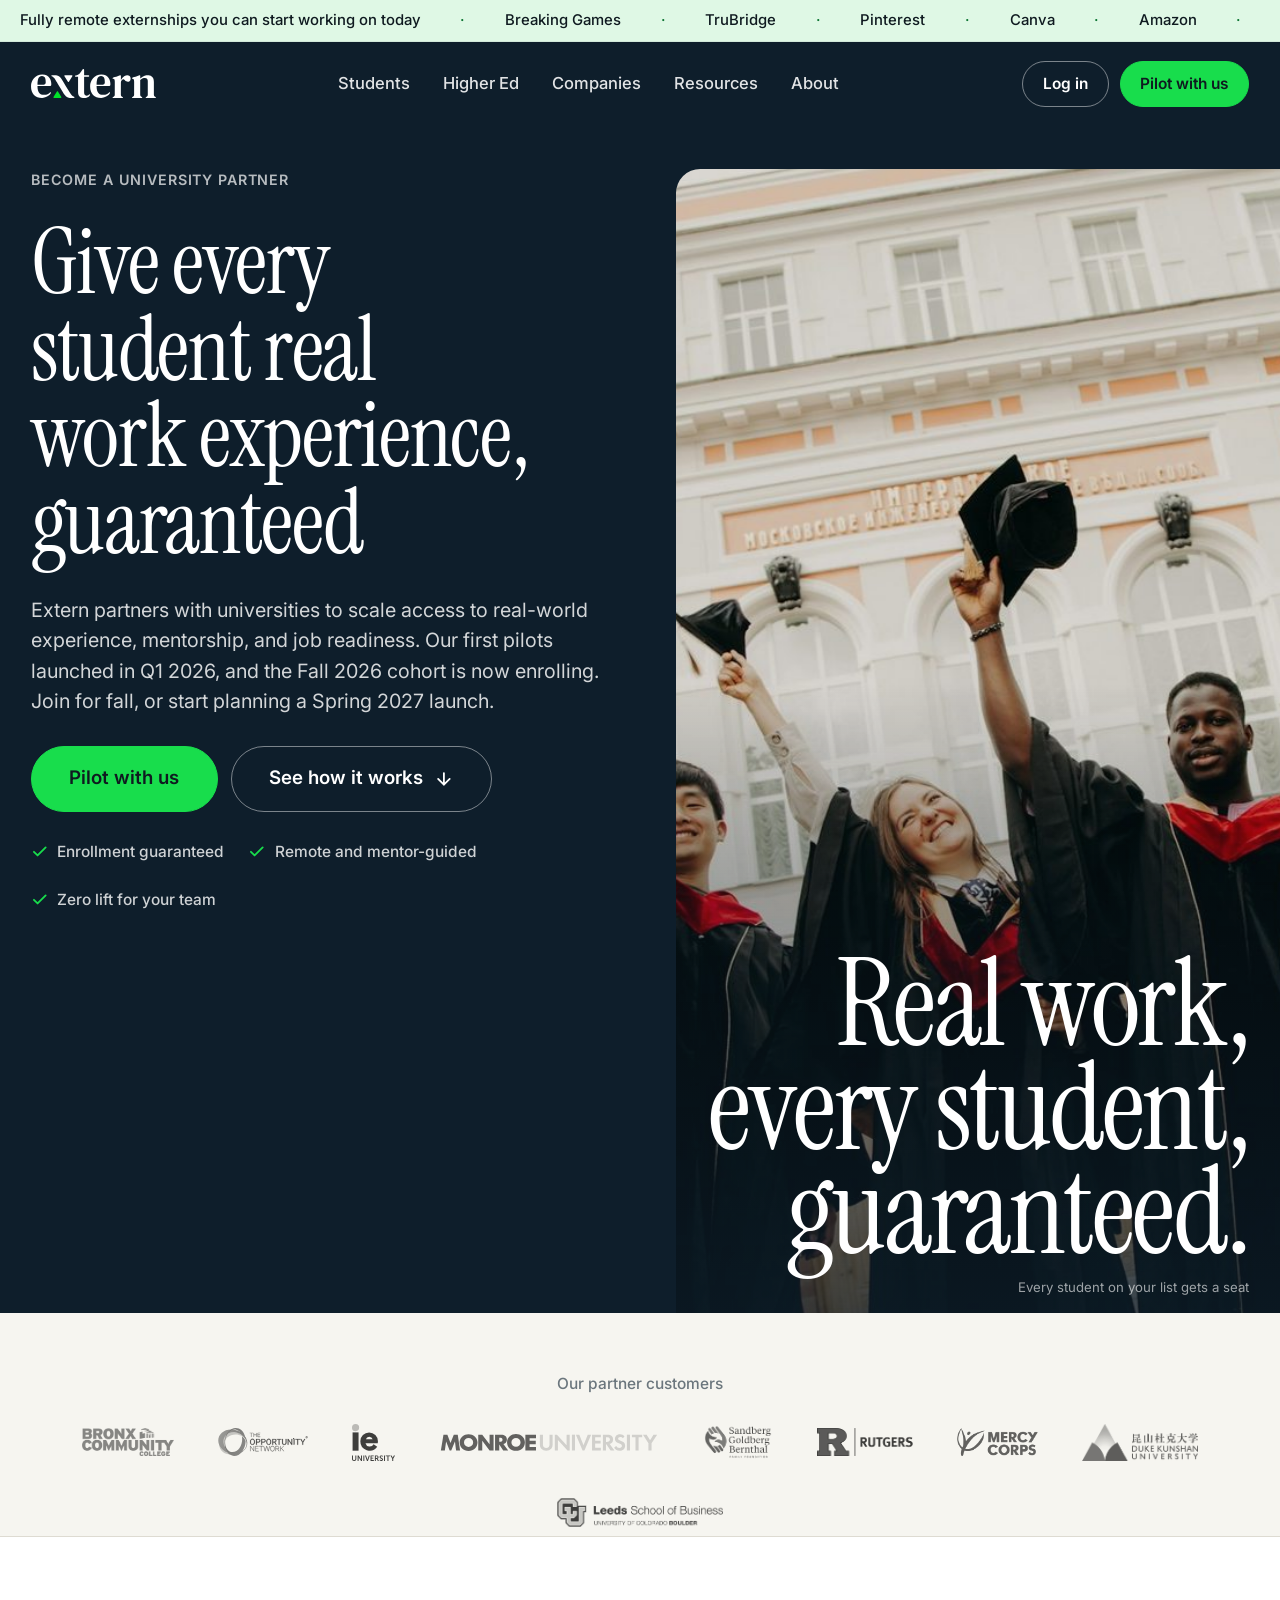
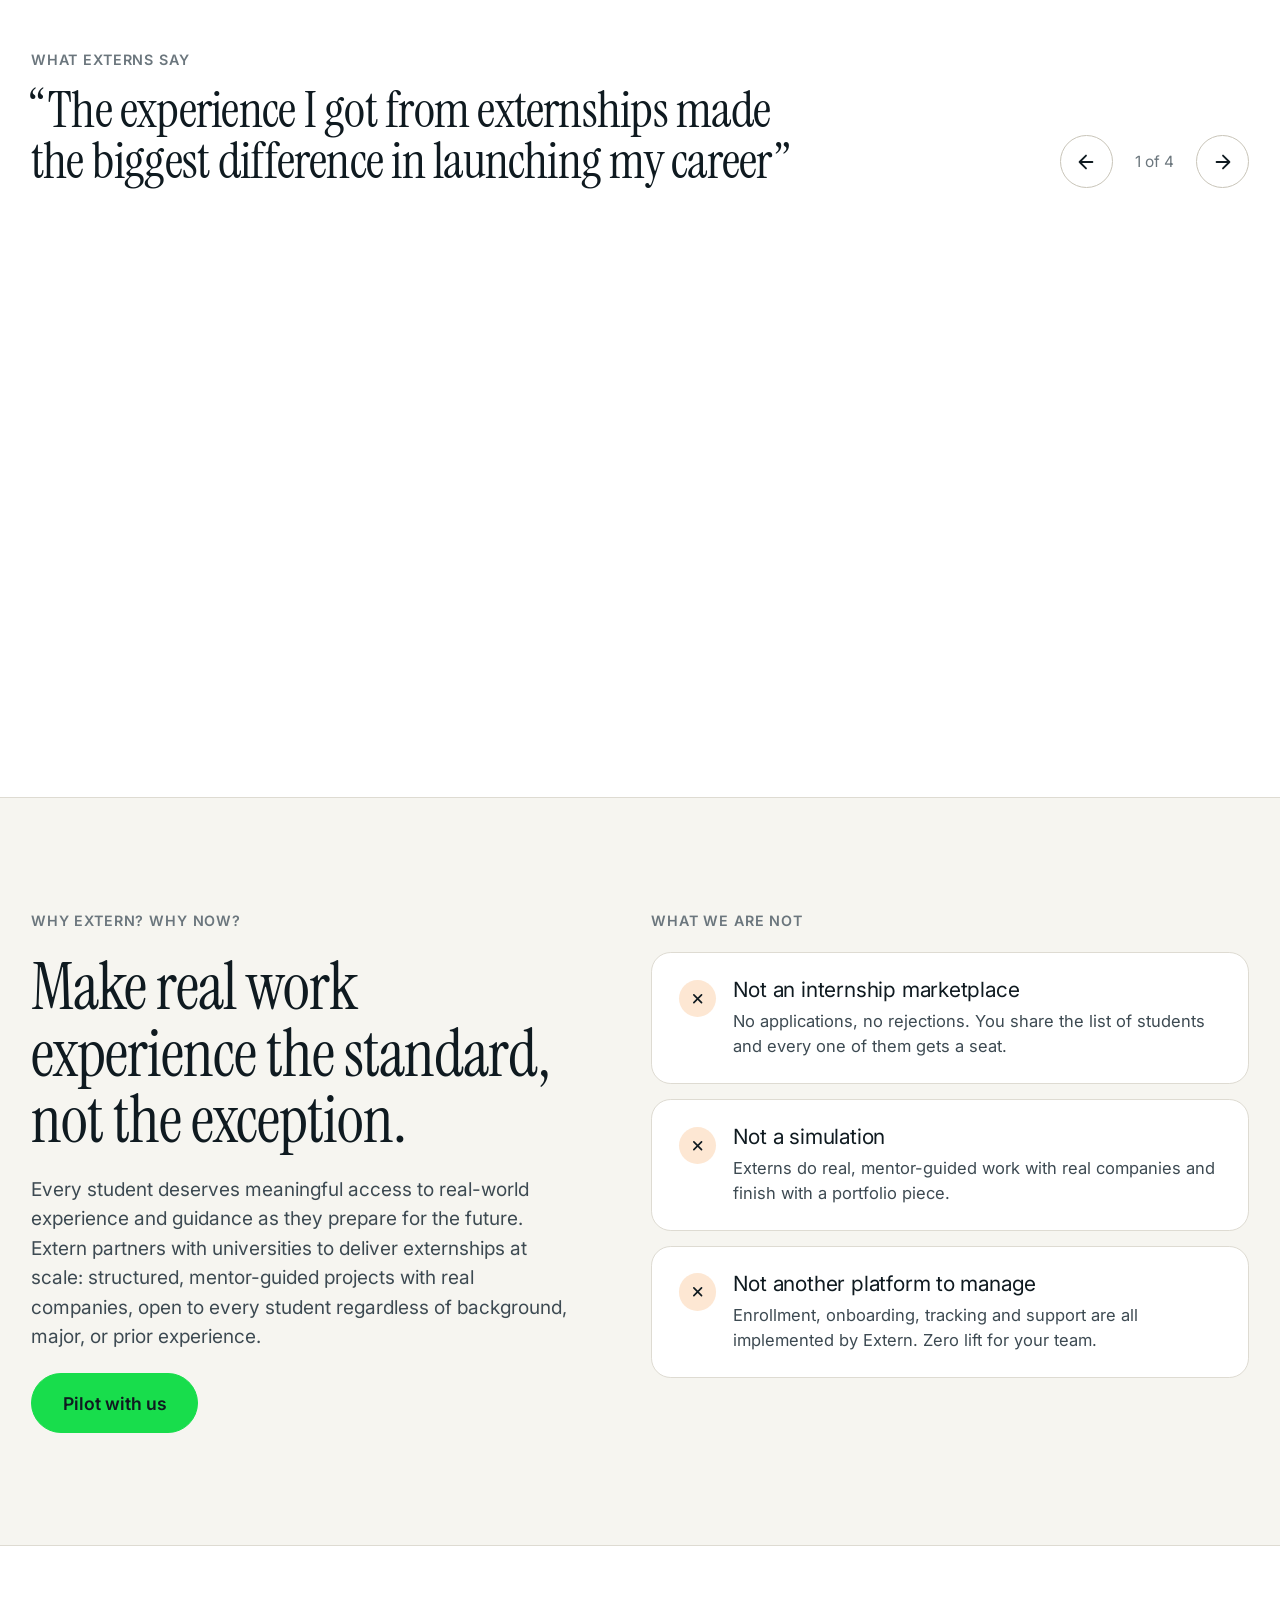
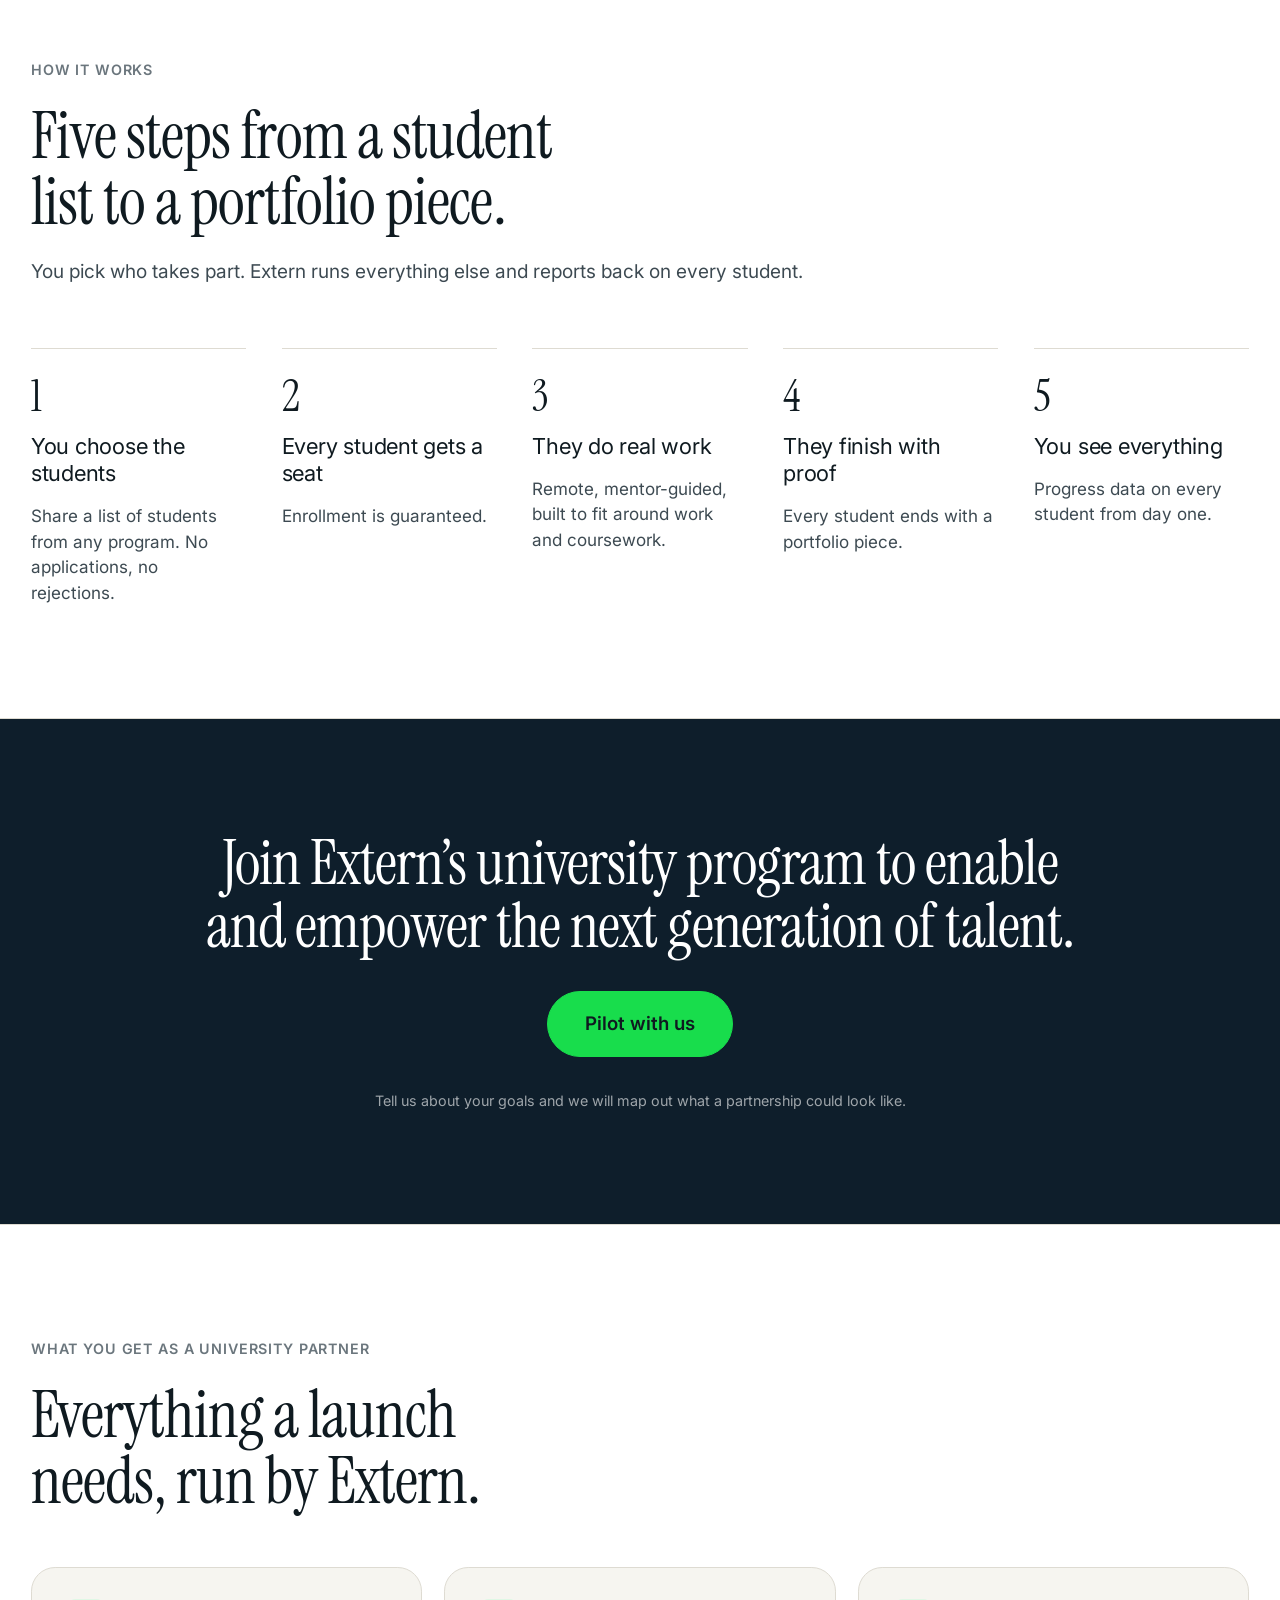
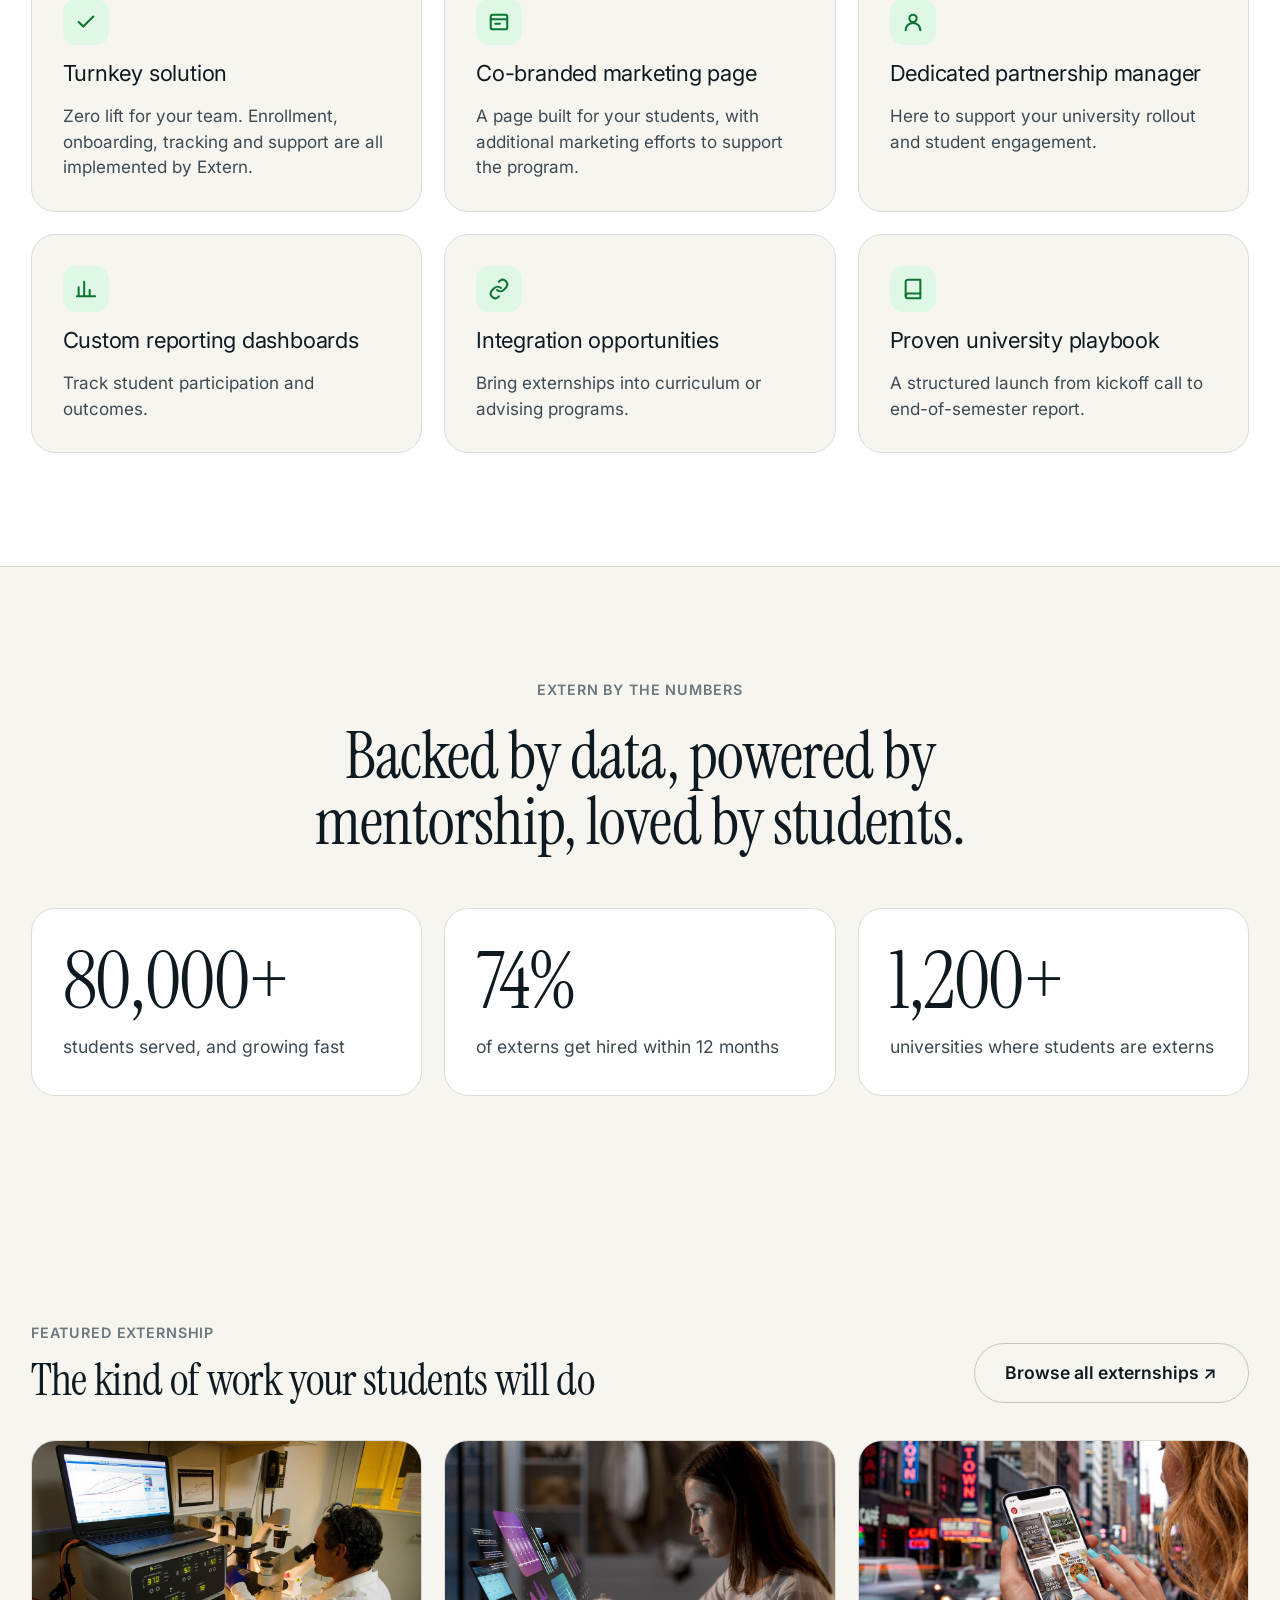
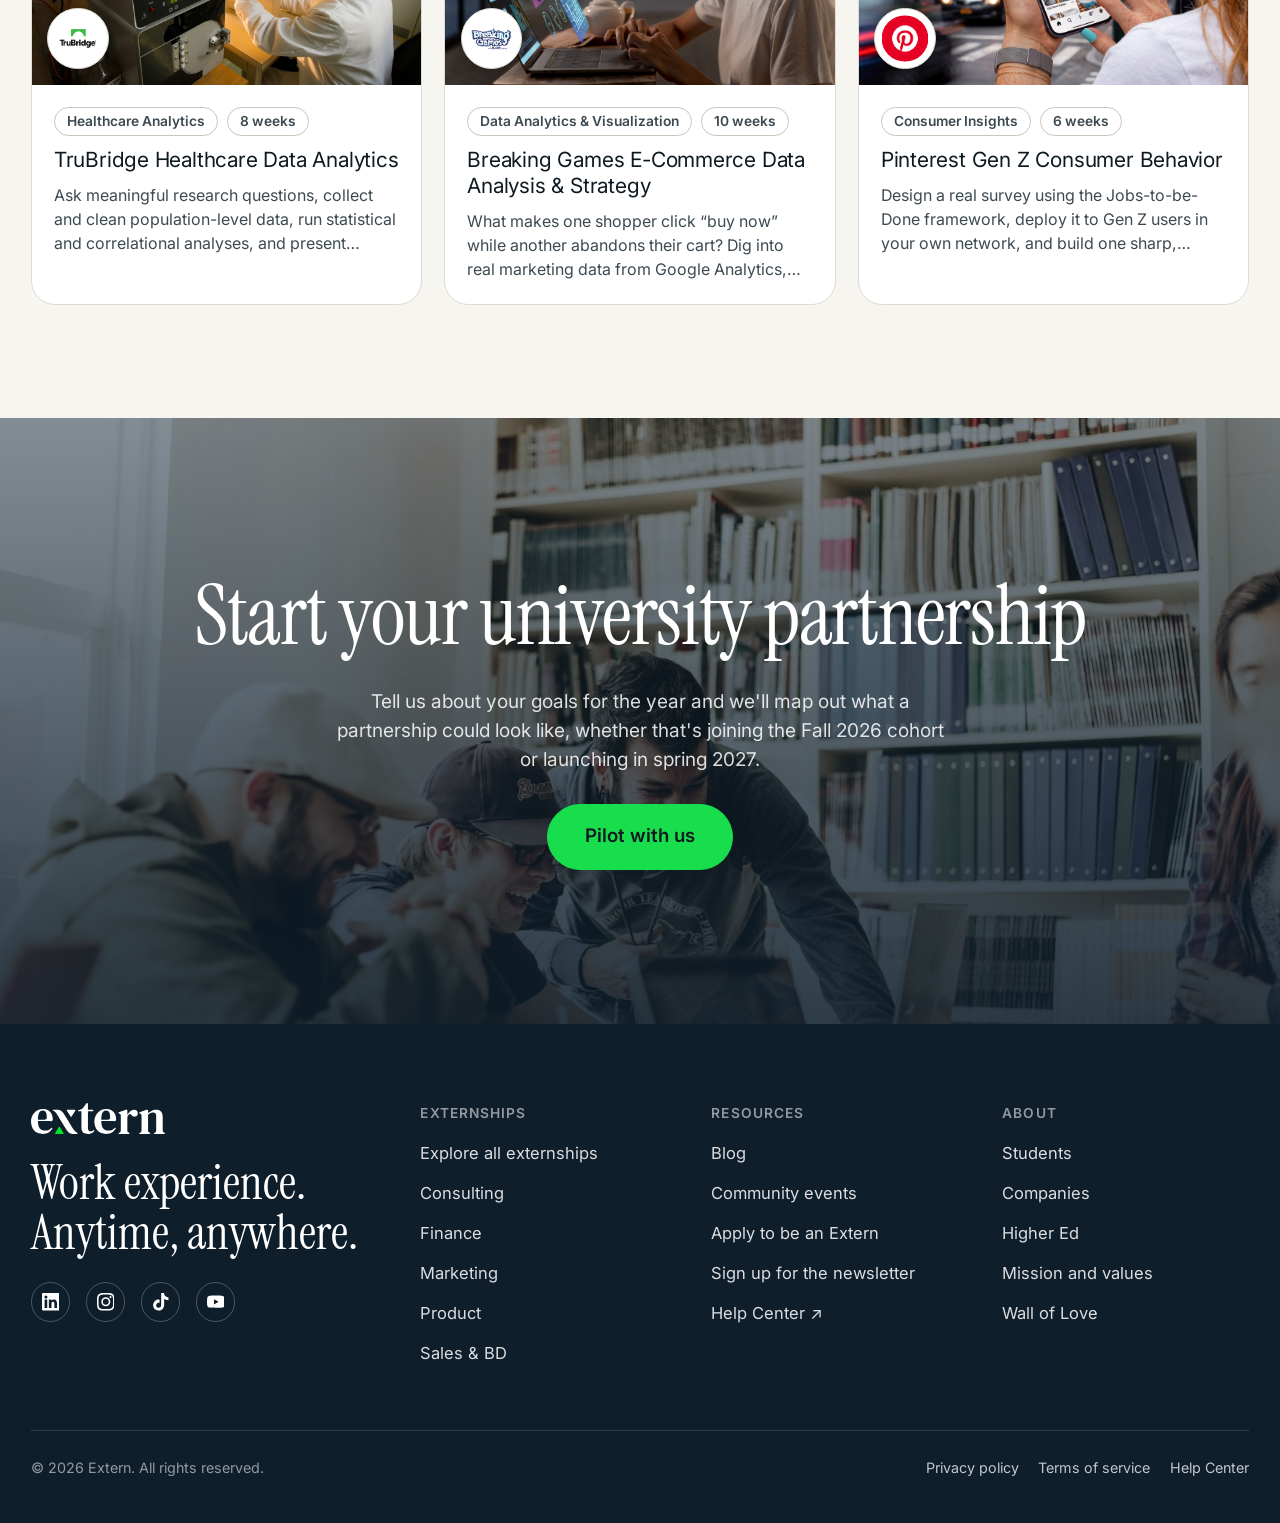
<file: higher-ed.html>
<!doctype html>
<html lang="en">
<head>
<meta charset="utf-8">
<meta name="viewport" content="width=device-width, initial-scale=1">
<meta name="robots" content="noindex,nofollow">
<title>Extern for Higher Ed · Give every student real work experience, guaranteed</title>
<meta name="description" content="Extern partners with universities to scale access to real-world experience, mentorship, and job readiness. Guaranteed enrollment, mentor-guided projects with real companies, zero lift for your team.">
<link rel="icon" href="assets/extern_mark.svg">
<link rel="preconnect" href="https://fonts.googleapis.com">
<link rel="preconnect" href="https://fonts.gstatic.com" crossorigin>
<link href="https://fonts.googleapis.com/css2?family=Instrument+Serif:ital@0;1&family=Inter:wght@400;500;600;700&display=swap" rel="stylesheet">
<link rel="stylesheet" href="kit.css">
<style>
/* higher-ed page CSS */
.tag{display:inline-flex;align-items:center;gap:6px;border:1px solid var(--line2);border-radius:999px;padding:5px 11px;font-size:12.5px;font-weight:600;color:var(--ink2);background:var(--paper);line-height:1.2}

/* hero photo crop */
.heroArt .photo img{object-position:50% 38%}
.heroCopy .lead{max-width:600px}

/* partner logo strip */
.logos{padding:56px 0 8px}
.logos .inner{flex-direction:column;align-items:center;gap:26px}
.logos p{max-width:none;text-align:center}
.logos ul{justify-content:center;gap:34px 40px;width:100%}
.logos img{mix-blend-mode:multiply;max-width:200px;object-fit:contain}
.logos img.tall{height:34px}
.logos img.wide{height:20px}

/* why + what we are not */
.why .split{grid-template-columns:minmax(0,.95fr) minmax(0,1.05fr);gap:72px}
.nots{display:flex;flex-direction:column;gap:14px;width:100%}
.nots .lab{font-size:13px;font-weight:600;letter-spacing:.06em;text-transform:uppercase;color:var(--muted);margin-bottom:4px}
.ncard{background:var(--paper);border:1px solid var(--line);border-radius:18px;padding:22px 24px;display:flex;gap:16px;align-items:flex-start}
.ncard .x{width:34px;height:34px;border-radius:50%;background:var(--peach);flex:0 0 auto;display:inline-flex;align-items:center;justify-content:center;color:var(--ink);margin-top:2px}
.ncard .x svg{width:14px;height:14px}
.ncard h3{font-size:19px}
.ncard p{font-size:15px;color:var(--ink2);line-height:1.5;margin-top:5px}

/* five steps */
.g5{display:grid;grid-template-columns:repeat(5,minmax(0,1fr));gap:32px}
.g5 .step h3{font-size:20px}

/* dark band */
.band{background:var(--deep);color:#fff}
.band .wrap{display:flex;flex-direction:column;align-items:center;text-align:center;gap:30px}
.band h2{max-width:1040px;font-size:clamp(36px,4.4vw,66px)}
.band .fine{color:rgba(255,255,255,.6)}

/* what you get */
.get{background:var(--paper);border-top:1px solid var(--line);border-bottom:1px solid var(--line)}
.get .head{max-width:760px;margin-bottom:48px}
.gift{display:grid;grid-template-columns:repeat(3,minmax(0,1fr));gap:20px}
.gcard{background:var(--cream);border:1px solid var(--line);border-radius:var(--r);padding:28px;display:flex;flex-direction:column;gap:14px}
.gcard i{width:42px;height:42px;border-radius:12px;background:var(--green-soft);display:inline-flex;align-items:center;justify-content:center;color:var(--green-tx)}
.gcard i svg{width:20px;height:20px}
.gcard h3{font-size:20px}
.gcard p{color:var(--ink2);font-size:15.5px;line-height:1.5}

/* numbers */
.nums .statq{margin-top:48px}
.nums .sq{gap:12px;padding:32px 28px}
.nums .sq .lab{font-size:16px;margin-top:0}

/* featured */
.feat .head h2{font-size:clamp(30px,3.2vw,44px)}

/* closing photo crop */
.close img{object-position:50% 45%}

@media (max-width:1200px){
  .g5{grid-template-columns:repeat(3,minmax(0,1fr))}
}
@media (max-width:1024px){
  .gift{grid-template-columns:repeat(2,minmax(0,1fr))}
}
@media (max-width:860px){
  .why .split{grid-template-columns:1fr;gap:36px}
  .g5{grid-template-columns:1fr;gap:26px}
  .logos img{max-width:170px}
  .logos img.tall{height:30px}
  .logos img.wide{height:16px}
  .heroArt .photo img{object-position:50% 30%}
  .cap{display:none}
  .band h2{font-size:clamp(32px,8.6vw,40px)}
}
@media (max-width:600px){
  .gift{grid-template-columns:1fr}
  .gcard{padding:24px}
}
</style>
</head>
<body>

<!-- announcement marquee -->
<div class="bar" aria-hidden="true">
  <div class="track" id="marq">
    <span>Fully remote externships you can start working on today</span><span>Breaking Games</span><span>TruBridge</span><span>Pinterest</span><span>Canva</span><span>Amazon</span><span>Pfizer</span><span>TikTok</span><span>Hydroficient</span><span>No prior experience required</span><span>$0 to start</span>
  </div>
</div>

<header class="hero onDark">
  <div class="wrap">
    <nav class="nav" aria-label="Primary">
      <a class="logo" href="index.html" aria-label="Extern home"><img src="assets/extern_white.svg" alt="Extern"></a>
      <ul>
        <li><a href="students.html">Students</a></li>
        <li><a href="higher-ed.html" aria-current="page">Higher Ed</a></li>
        <li><a href="companies.html">Companies</a></li>
        <li><a href="resources.html">Resources</a></li>
        <li><a href="about.html">About</a></li>
      </ul>
      <div class="acts">
        <a class="btn ghost onDark sm" href="https://app.extern.com/sign-in">Log in</a>
        <a class="btn primary sm" href="https://www.extern.com/higher-ed#contact" data-cta="nav">Pilot with us</a>
        <button class="burger" id="burger" aria-label="Open menu" aria-expanded="false" aria-controls="menu">
          <svg viewBox="0 0 24 24" fill="none" stroke="currentColor" stroke-width="2" stroke-linecap="round"><path d="M4 7h16M4 12h16M4 17h16"/></svg>
        </button>
      </div>
    </nav>
    <div class="menu" id="menu">
      <a href="students.html">Students</a>
      <a href="higher-ed.html" aria-current="page">Higher Ed</a>
      <a href="companies.html">Companies</a>
      <a href="resources.html">Resources</a>
      <a href="about.html">About</a>
      <a href="https://app.extern.com/sign-in">Log in</a>
    </div>

    <div class="heroGrid" id="top">
      <div class="heroCopy">
        <span class="eyebrow" style="color:rgba(255,255,255,.7)">Become a University Partner</span>
        <h1 class="serif">Give every student real work experience, guaranteed</h1>
        <p class="lead"><span class="full">Extern partners with universities to scale access to real-world experience, mentorship, and job readiness. Our first pilots launched in Q1 2026, and the Fall 2026 cohort is now enrolling. Join for fall, or start planning a Spring 2027 launch.</span><span class="short">Extern partners with universities to scale access to real-world experience, mentorship, and job readiness. The Fall 2026 cohort is enrolling now. Join for fall, or plan a Spring 2027 launch.</span></p>
        <div class="row">
          <a class="btn primary lg" href="https://www.extern.com/higher-ed#contact" data-cta="hero">Pilot with us</a>
          <a class="btn ghost onDark lg" href="#how">See how it works <svg width="18" height="18" viewBox="0 0 24 24" fill="none" stroke="currentColor" stroke-width="2.2" stroke-linecap="round" stroke-linejoin="round" aria-hidden="true"><path d="M12 5v14M5 12l7 7 7-7"/></svg></a>
        </div>
        <div class="trust">
          <span><svg viewBox="0 0 24 24" fill="none" stroke="currentColor" stroke-width="2.5" stroke-linecap="round" stroke-linejoin="round"><path d="M20 6 9 17l-5-5"/></svg>Enrollment guaranteed</span>
          <span><svg viewBox="0 0 24 24" fill="none" stroke="currentColor" stroke-width="2.5" stroke-linecap="round" stroke-linejoin="round"><path d="M20 6 9 17l-5-5"/></svg>Remote and mentor-guided</span>
          <span><svg viewBox="0 0 24 24" fill="none" stroke="currentColor" stroke-width="2.5" stroke-linecap="round" stroke-linejoin="round"><path d="M20 6 9 17l-5-5"/></svg>Zero lift for your team</span>
        </div>
      </div>
      <div class="heroArt">
        <div class="photo"><img src="assets/universities/hied_photo1.jpg" alt="Graduates in caps and gowns celebrating outside a university building" fetchpriority="high"></div>
      </div>
      <div class="bigline serif" aria-hidden="true">
        <b class="l"><span class="tw">Real work,</span></b>
        <b class="m"><span class="tw">every student,</span></b>
        <b class="r"><span class="tw">guaranteed.</span></b>
      </div>
      <p class="cap">Every student on your list gets a seat</p>
    </div>
  </div>
</header>

<!-- partner logos -->
<div class="logos">
  <div class="wrap inner rv">
    <p>Our partner customers</p>
    <ul aria-label="Partner universities and organizations">
      <li><img src="assets/universities/bcc.png" alt="Bronx Community College"></li>
      <li><img src="assets/universities/oppnet.svg" alt="The Opportunity Network"></li>
      <li><img class="tall" src="assets/universities/ie-university.svg" alt="IE University"></li>
      <li><img class="wide" src="assets/universities/monroe.svg" alt="Monroe University"></li>
      <li><img class="tall" src="assets/universities/sgb.png" alt="Sandberg Goldberg Bernthal Family Foundation"></li>
      <li><img src="assets/universities/rutgers.png" alt="Rutgers"></li>
      <li><img src="assets/universities/mercy-corps.jpg" alt="Mercy Corps"></li>
      <li><img class="tall" src="assets/universities/dku.png" alt="Duke Kunshan University"></li>
      <li><img src="assets/universities/leeds.png" alt="Leeds School of Business, University of Colorado Boulder"></li>
    </ul>
  </div>
</div>

<!-- testimonials -->
<section class="tst" id="stories">
  <div class="wrap">
    <div class="head rv">
      <div class="stack" style="gap:12px;max-width:900px">
        <span class="eyebrow">What externs say</span>
        <h2 class="serif grow" style="font-size:clamp(32px,3.6vw,54px)">“The experience I got from externships made the biggest difference in launching my career”</h2>
      </div>
      <div class="arrows">
        <button type="button" id="prev" aria-label="Previous"><svg width="20" height="20" viewBox="0 0 24 24" fill="none" stroke="currentColor" stroke-width="2" stroke-linecap="round" stroke-linejoin="round"><path d="M19 12H5M12 19l-7-7 7-7"/></svg></button>
        <span class="cnt" id="cnt">1 of 4</span>
        <button type="button" id="next" aria-label="Next"><svg width="20" height="20" viewBox="0 0 24 24" fill="none" stroke="currentColor" stroke-width="2" stroke-linecap="round" stroke-linejoin="round"><path d="M5 12h14M12 5l7 7-7 7"/></svg></button>
      </div>
    </div>
    <div class="rail rv" id="rail">
      <div class="tcard"><div class="who"><img src="assets/face_devan-horn.jpg" alt=""><div><b>Devan Horn</b><span>Mangusta Capital externship</span></div></div><blockquote>“The externship experience gave me hands-on exposure to real-world investment analysis and sharpened how I present financial insights at a professional level. The company and I stayed in contact and I was later offered the opportunity to join the team and I took it.”</blockquote><p class="now">Currently <b>Venture Capital Analyst intern at Mangusta Capital</b></p></div>
      <div class="tcard"><div class="who"><img src="assets/face_gevans-gabeau.jpg" alt=""><div><b>Gevans Gabeau</b><span>Finance externship</span></div></div><blockquote>“In my Capital One interview, they asked what I was doing to grow professionally, and I immediately drew back on my externship experience. Everyone wants you to have experience before you can even get an internship, and Extern was what helped me break through that barrier.”</blockquote><p class="now">Currently <b>Incoming Investment Banking Analyst at Lazard</b></p></div>
      <div class="tcard"><div class="who"><img src="assets/face_khalid-farah.jpg" alt=""><div><b>Khalid Farah</b><span>Finance externship</span></div></div><blockquote>“The project felt real, practical, useful, and using AI made things easier to understand. Overall, it was a good experience that showed me how things actually work.”</blockquote><p class="now">Currently <b>Private Equity Summer Analyst at Ally Equity Partners</b></p></div>
      <div class="tcard"><div class="who"><img src="assets/face_gabrielle-villagonzalo.jpg" alt=""><div><b>Gabrielle Villagonzalo</b><span>Extern alum</span></div></div><blockquote>“I love how Extern guides their externs. They’re there with you every step of the way. It’s very beginner friendly and it’s also interactive learning that meets you where you’re at.”</blockquote><p class="now">Currently <b>Incoming Operations Summer Intern at Amazon</b></p></div>
    </div>
  </div>
</section>

<!-- why extern, why now + what we are not -->
<section class="why" id="why">
  <div class="wrap split top">
    <div class="stack rv">
      <span class="eyebrow">Why Extern? Why now?</span>
      <h2 class="serif grow">Make real work experience the standard, not the exception.</h2>
      <p class="lead">Every student deserves meaningful access to real-world experience and guidance as they prepare for the future. Extern partners with universities to deliver externships at scale: structured, mentor-guided projects with real companies, open to every student regardless of background, major, or prior experience.</p>
      <a class="btn primary" href="https://www.extern.com/higher-ed#contact" data-cta="why">Pilot with us</a>
    </div>
    <div class="nots rv">
      <span class="lab">What we are not</span>
      <div class="ncard"><span class="x"><svg viewBox="0 0 24 24" fill="none" stroke="currentColor" stroke-width="2.6" stroke-linecap="round"><path d="M6 6l12 12M18 6 6 18"/></svg></span><div><h3>Not an internship marketplace</h3><p>No applications, no rejections. You share the list of students and every one of them gets a seat.</p></div></div>
      <div class="ncard"><span class="x"><svg viewBox="0 0 24 24" fill="none" stroke="currentColor" stroke-width="2.6" stroke-linecap="round"><path d="M6 6l12 12M18 6 6 18"/></svg></span><div><h3>Not a simulation</h3><p>Externs do real, mentor-guided work with real companies and finish with a portfolio piece.</p></div></div>
      <div class="ncard"><span class="x"><svg viewBox="0 0 24 24" fill="none" stroke="currentColor" stroke-width="2.6" stroke-linecap="round"><path d="M6 6l12 12M18 6 6 18"/></svg></span><div><h3>Not another platform to manage</h3><p>Enrollment, onboarding, tracking and support are all implemented by Extern. Zero lift for your team.</p></div></div>
    </div>
  </div>
</section>

<!-- how it works -->
<section class="how" id="how">
  <div class="wrap">
    <div class="head stack rv">
      <span class="eyebrow">How it works</span>
      <h2 class="serif grow">Five steps from a student list to a portfolio piece.</h2>
      <p class="lead">You pick who takes part. Extern runs everything else and reports back on every student.</p>
    </div>
    <div class="g5 rv">
      <div class="step"><span class="num">1</span><h3>You choose the students</h3><p>Share a list of students from any program. No applications, no rejections.</p></div>
      <div class="step"><span class="num">2</span><h3>Every student gets a seat</h3><p>Enrollment is guaranteed.</p></div>
      <div class="step"><span class="num">3</span><h3>They do real work</h3><p>Remote, mentor-guided, built to fit around work and coursework.</p></div>
      <div class="step"><span class="num">4</span><h3>They finish with proof</h3><p>Every student ends with a portfolio piece.</p></div>
      <div class="step"><span class="num">5</span><h3>You see everything</h3><p>Progress data on every student from day one.</p></div>
    </div>
  </div>
</section>

<!-- dark band -->
<section class="band onDark">
  <div class="wrap rv">
    <h2 class="serif grow">Join Extern’s university program to enable and empower the next generation of talent.</h2>
    <a class="btn primary lg" href="https://www.extern.com/higher-ed#contact" data-cta="band">Pilot with us</a>
    <p class="fine">Tell us about your goals and we will map out what a partnership could look like.</p>
  </div>
</section>

<!-- what you get -->
<section class="get" id="what-you-get">
  <div class="wrap">
    <div class="head stack rv">
      <span class="eyebrow">What you get as a university partner</span>
      <h2 class="serif grow">Everything a launch needs, run by Extern.</h2>
    </div>
    <div class="gift rv">
      <div class="gcard"><i><svg viewBox="0 0 24 24" fill="none" stroke="currentColor" stroke-width="2.2" stroke-linecap="round" stroke-linejoin="round"><path d="M20 6 9 17l-5-5"/></svg></i><h3>Turnkey solution</h3><p>Zero lift for your team. Enrollment, onboarding, tracking and support are all implemented by Extern.</p></div>
      <div class="gcard"><i><svg viewBox="0 0 24 24" fill="none" stroke="currentColor" stroke-width="2.2" stroke-linecap="round" stroke-linejoin="round"><rect x="3" y="4" width="18" height="16" rx="2"/><path d="M3 9h18M8 14h5"/></svg></i><h3>Co-branded marketing page</h3><p>A page built for your students, with additional marketing efforts to support the program.</p></div>
      <div class="gcard"><i><svg viewBox="0 0 24 24" fill="none" stroke="currentColor" stroke-width="2.2" stroke-linecap="round" stroke-linejoin="round"><circle cx="12" cy="8" r="4"/><path d="M4 21a8 8 0 0 1 16 0"/></svg></i><h3>Dedicated partnership manager</h3><p>Here to support your university rollout and student engagement.</p></div>
      <div class="gcard"><i><svg viewBox="0 0 24 24" fill="none" stroke="currentColor" stroke-width="2.2" stroke-linecap="round" stroke-linejoin="round"><path d="M4 20V10M10 20V4M16 20v-7M22 20H2"/></svg></i><h3>Custom reporting dashboards</h3><p>Track student participation and outcomes.</p></div>
      <div class="gcard"><i><svg viewBox="0 0 24 24" fill="none" stroke="currentColor" stroke-width="2.2" stroke-linecap="round" stroke-linejoin="round"><path d="M10 13a5 5 0 0 0 7 0l3-3a5 5 0 0 0-7-7l-1 1"/><path d="M14 11a5 5 0 0 0-7 0l-3 3a5 5 0 0 0 7 7l1-1"/></svg></i><h3>Integration opportunities</h3><p>Bring externships into curriculum or advising programs.</p></div>
      <div class="gcard"><i><svg viewBox="0 0 24 24" fill="none" stroke="currentColor" stroke-width="2.2" stroke-linecap="round" stroke-linejoin="round"><path d="M4 19.5A2.5 2.5 0 0 1 6.5 17H20"/><path d="M6.5 2H20v20H6.5A2.5 2.5 0 0 1 4 19.5v-15A2.5 2.5 0 0 1 6.5 2z"/></svg></i><h3>Proven university playbook</h3><p>A structured launch from kickoff call to end-of-semester report.</p></div>
    </div>
  </div>
</section>

<!-- by the numbers -->
<section class="nums" id="numbers">
  <div class="wrap">
    <div class="stack c rv" style="max-width:760px;margin:0 auto">
      <span class="eyebrow">Extern by the numbers</span>
      <h2 class="serif grow">Backed by data, powered by mentorship, loved by students.</h2>
    </div>
    <div class="statq rv">
      <div class="sq"><div class="big">80,000+</div><div class="lab">students served, and growing fast</div></div>
      <div class="sq"><div class="big">74%</div><div class="lab">of externs get hired within 12 months</div></div>
      <div class="sq"><div class="big">1,200+</div><div class="lab">universities where students are externs</div></div>
    </div>
  </div>
</section>

<!-- featured externship -->
<section class="feat" id="featured">
  <div class="wrap">
    <div class="head rv">
      <div class="stack" style="gap:12px">
        <span class="eyebrow">Featured externship</span>
        <h2 class="serif grow">The kind of work your students will do</h2>
      </div>
      <a class="btn ghost" href="https://www.extern.com/externships">Browse all externships ↗</a>
    </div>
    <div class="live3 rv">
      <a class="pcard" href="https://www.extern.com/externships" data-cta="card-trubridge">
        <div class="img"><img src="assets/card_trubridge.jpg" alt="" loading="lazy"><img class="sq" src="assets/sq_trubridge.png" alt="TruBridge"></div>
        <div class="b">
          <div class="meta"><span class="tag">Healthcare Analytics</span><span class="tag">8 weeks</span></div>
          <h3>TruBridge Healthcare Data Analytics</h3>
          <p>Ask meaningful research questions, collect and clean population-level data, run statistical and correlational analyses, and present findings using AI tools like ChatGPT, Claude, and Gamma.</p>
        </div>
      </a>
      <a class="pcard" href="https://www.extern.com/externships" data-cta="card-breaking">
        <div class="img"><img src="assets/card_breaking.jpg" alt="" loading="lazy"><img class="sq" src="assets/sq_breaking.png" alt="Breaking Games"></div>
        <div class="b">
          <div class="meta"><span class="tag">Data Analytics &amp; Visualization</span><span class="tag">10 weeks</span></div>
          <h3>Breaking Games E-Commerce Data Analysis &amp; Strategy</h3>
          <p>What makes one shopper click “buy now” while another abandons their cart? Dig into real marketing data from Google Analytics, Meta Ads, and Shopify to uncover what drives clicks, conversions, and repeat purchases.</p>
        </div>
      </a>
      <a class="pcard" href="https://www.extern.com/externships" data-cta="card-pinterest">
        <div class="img"><img src="assets/card_pinterest.jpg" alt="" loading="lazy"><img class="sq" src="assets/sq_pinterest.png" alt="Pinterest"></div>
        <div class="b">
          <div class="meta"><span class="tag">Consumer Insights</span><span class="tag">6 weeks</span></div>
          <h3>Pinterest Gen Z Consumer Behavior</h3>
          <p>Design a real survey using the Jobs-to-be-Done framework, deploy it to Gen Z users in your own network, and build one sharp, evidence-backed insight into an advertiser pitch for Pinterest’s own sales team.</p>
        </div>
      </a>
    </div>
  </div>
</section>

<!-- closing -->
<section class="close onDark" id="contact">
  <img src="assets/universities/hied_photo2.jpg" alt="" loading="lazy">
  <div class="wrap rv">
    <h2 class="serif grow">Start your university partnership</h2>
    <p class="lead">Tell us about your goals for the year and we'll map out what a partnership could look like, whether that's joining the Fall 2026 cohort or launching in spring 2027.</p>
    <a class="btn primary lg" href="https://www.extern.com/higher-ed#contact" data-cta="closing">Pilot with us</a>
  </div>
</section>

<footer>
  <div class="wrap">
    <div class="top">
      <div>
        <img src="assets/extern_white.svg" alt="Extern" style="height:28px;width:auto">
        <p class="tag2">Work experience. Anytime, anywhere.</p>
        <div class="soc">
          <a href="https://www.linkedin.com/company/externhq/" aria-label="LinkedIn"><svg viewBox="0 0 24 24"><path d="M20.45 20.45h-3.55v-5.57c0-1.33-.03-3.04-1.85-3.04-1.85 0-2.14 1.45-2.14 2.94v5.67H9.36V9h3.41v1.56h.05c.48-.9 1.64-1.85 3.37-1.85 3.6 0 4.27 2.37 4.27 5.46v6.28zM5.34 7.43a2.06 2.06 0 1 1 0-4.12 2.06 2.06 0 0 1 0 4.12zM7.12 20.45H3.56V9h3.56v11.45zM22.22 0H1.77C.79 0 0 .77 0 1.73v20.54C0 23.23.79 24 1.77 24h20.45c.98 0 1.78-.77 1.78-1.73V1.73C24 .77 23.2 0 22.22 0z"/></svg></a>
          <a href="https://www.instagram.com/externhq/" aria-label="Instagram"><svg viewBox="0 0 24 24"><path d="M12 2.16c3.2 0 3.58.01 4.85.07 3.25.15 4.77 1.69 4.92 4.92.06 1.27.07 1.65.07 4.85s-.01 3.58-.07 4.85c-.15 3.23-1.66 4.77-4.92 4.92-1.27.06-1.64.07-4.85.07s-3.58-.01-4.85-.07c-3.26-.15-4.77-1.7-4.92-4.92C2.17 15.58 2.16 15.2 2.16 12s.01-3.58.07-4.85C2.38 3.92 3.9 2.38 7.15 2.23 8.42 2.17 8.8 2.16 12 2.16zM12 0C8.74 0 8.33.01 7.05.07 2.7.27.27 2.69.07 7.05.01 8.33 0 8.74 0 12s.01 3.67.07 4.95c.2 4.36 2.62 6.78 6.98 6.98C8.33 23.99 8.74 24 12 24s3.67-.01 4.95-.07c4.35-.2 6.78-2.62 6.98-6.98.06-1.28.07-1.69.07-4.95s-.01-3.67-.07-4.95c-.2-4.35-2.62-6.78-6.98-6.98C15.67.01 15.26 0 12 0zm0 5.84A6.16 6.16 0 1 0 12 18.16 6.16 6.16 0 0 0 12 5.84zM12 16a4 4 0 1 1 0-8 4 4 0 0 1 0 8zm6.4-11.85a1.44 1.44 0 1 0 0 2.88 1.44 1.44 0 0 0 0-2.88z"/></svg></a>
          <a href="https://www.tiktok.com/@externhq" aria-label="TikTok"><svg viewBox="0 0 24 24"><path d="M12.53.02C13.84 0 15.14.01 16.44 0c.08 1.53.63 3.09 1.75 4.17 1.12 1.11 2.7 1.62 4.24 1.79v4.03c-1.44-.05-2.89-.35-4.2-.97-.57-.26-1.1-.59-1.62-.93-.01 2.92.01 5.84-.02 8.75-.08 1.4-.54 2.79-1.35 3.94-1.31 1.92-3.58 3.17-5.91 3.21-1.43.08-2.86-.31-4.08-1.03-2.02-1.19-3.44-3.37-3.65-5.71-.02-.5-.03-1-.01-1.49.18-1.9 1.12-3.72 2.58-4.96 1.66-1.44 3.98-2.13 6.15-1.72.02 1.48-.04 2.96-.04 4.44-.99-.32-2.15-.23-3.02.37-.63.41-1.11 1.04-1.36 1.75-.21.51-.15 1.07-.14 1.61.24 1.64 1.82 3.02 3.5 2.87 1.12-.01 2.19-.66 2.77-1.61.19-.33.4-.67.41-1.06.1-1.79.06-3.57.07-5.36.01-4.03-.01-8.05.02-12.07z"/></svg></a>
          <a href="https://www.youtube.com/@externhq" aria-label="YouTube"><svg viewBox="0 0 24 24"><path d="M23.5 6.19a3.02 3.02 0 0 0-2.12-2.14C19.5 3.55 12 3.55 12 3.55s-7.5 0-9.38.5A3.02 3.02 0 0 0 .5 6.19C0 8.07 0 12 0 12s0 3.93.5 5.81a3.02 3.02 0 0 0 2.12 2.14c1.88.5 9.38.5 9.38.5s7.5 0 9.38-.5a3.02 3.02 0 0 0 2.12-2.14C24 15.93 24 12 24 12s0-3.93-.5-5.81zM9.55 15.57V8.43L15.82 12l-6.27 3.57z"/></svg></a>
        </div>
      </div>
      <div><h4>Externships</h4><ul>
        <li><a href="https://www.extern.com/externships">Explore all externships</a></li>
        <li><a href="https://www.extern.com/explore/consulting">Consulting</a></li>
        <li><a href="https://www.extern.com/explore/finance">Finance</a></li>
        <li><a href="https://www.extern.com/explore/marketing">Marketing</a></li>
        <li><a href="https://www.extern.com/explore/product">Product</a></li>
        <li><a href="https://www.extern.com/explore/sales-business-development">Sales &amp; BD</a></li>
      </ul></div>
      <div><h4>Resources</h4><ul>
        <li><a href="https://www.extern.com/blog">Blog</a></li>
        <li><a href="https://www.extern.com/events">Community events</a></li>
        <li><a href="https://app.extern.com/sign-up">Apply to be an Extern</a></li>
        <li><a href="https://www.extern.com/the-edge-newsletter/join">Sign up for the newsletter</a></li>
        <li><a href="https://intercom.help/externhelp/en">Help Center ↗</a></li>
      </ul></div>
      <div><h4>About</h4><ul>
        <li><a href="students.html">Students</a></li>
        <li><a href="companies.html">Companies</a></li>
        <li><a href="higher-ed.html">Higher Ed</a></li>
        <li><a href="about.html">Mission and values</a></li>
        <li><a href="https://www.extern.com/wall-of-love">Wall of Love</a></li>
      </ul></div>
    </div>
    <div class="bot">
      <span>© 2026 Extern. All rights reserved.</span>
      <span><a href="https://www.extern.com/privacy-policy">Privacy policy</a><a href="https://www.extern.com/terms-of-service">Terms of service</a><a href="https://intercom.help/externhelp/en">Help Center</a></span>
    </div>
  </div>
</footer>

<div class="sticky" id="sticky">
  <div class="t"><b>Become a university partner</b>Guaranteed seats · zero lift for your team</div>
  <a class="btn primary" href="https://www.extern.com/higher-ed#contact" data-cta="sticky">Pilot with us</a>
</div>

<script>
(function(){
  var reduce=window.matchMedia('(prefers-reduced-motion: reduce)').matches;
  // marquee: duplicate content once for a seamless loop
  var m=document.getElementById('marq'); m.innerHTML+=m.innerHTML;

  // mobile menu
  var burger=document.getElementById('burger'),menu=document.getElementById('menu');
  burger.addEventListener('click',function(){var o=menu.classList.toggle('open');burger.setAttribute('aria-expanded',o);});

  // reveal on scroll
  var rv=document.querySelectorAll('.rv');
  if(reduce||!('IntersectionObserver' in window)){rv.forEach(function(e){e.classList.add('in')});}
  else{var io=new IntersectionObserver(function(es){es.forEach(function(e){if(e.isIntersecting){e.target.classList.add('in');io.unobserve(e.target);}})},{rootMargin:'0px 0px -8% 0px',threshold:.08});rv.forEach(function(e){io.observe(e)});}

  // sticky mobile CTA after the hero
  var sticky=document.getElementById('sticky'),hero=document.querySelector('.hero');
  function onScroll(){var r=hero.getBoundingClientRect();sticky.classList.toggle('show',r.bottom<0);}
  window.addEventListener('scroll',onScroll,{passive:true});onScroll();

  // testimonial rail
  var rail=document.getElementById('rail'),cards=rail.children,cnt=document.getElementById('cnt');
  function idx(){var c=cards[0],w=c.offsetWidth+20;return Math.min(cards.length,Math.round(rail.scrollLeft/w)+1)}
  function upd(){cnt.textContent=idx()+' of '+cards.length}
  rail.addEventListener('scroll',function(){requestAnimationFrame(upd)});
  document.getElementById('next').addEventListener('click',function(){rail.scrollBy({left:cards[0].offsetWidth+20,behavior:reduce?'auto':'smooth'})});
  document.getElementById('prev').addEventListener('click',function(){rail.scrollBy({left:-(cards[0].offsetWidth+20),behavior:reduce?'auto':'smooth'})});
  upd();
})();
</script>
</body>
</html>
</file>
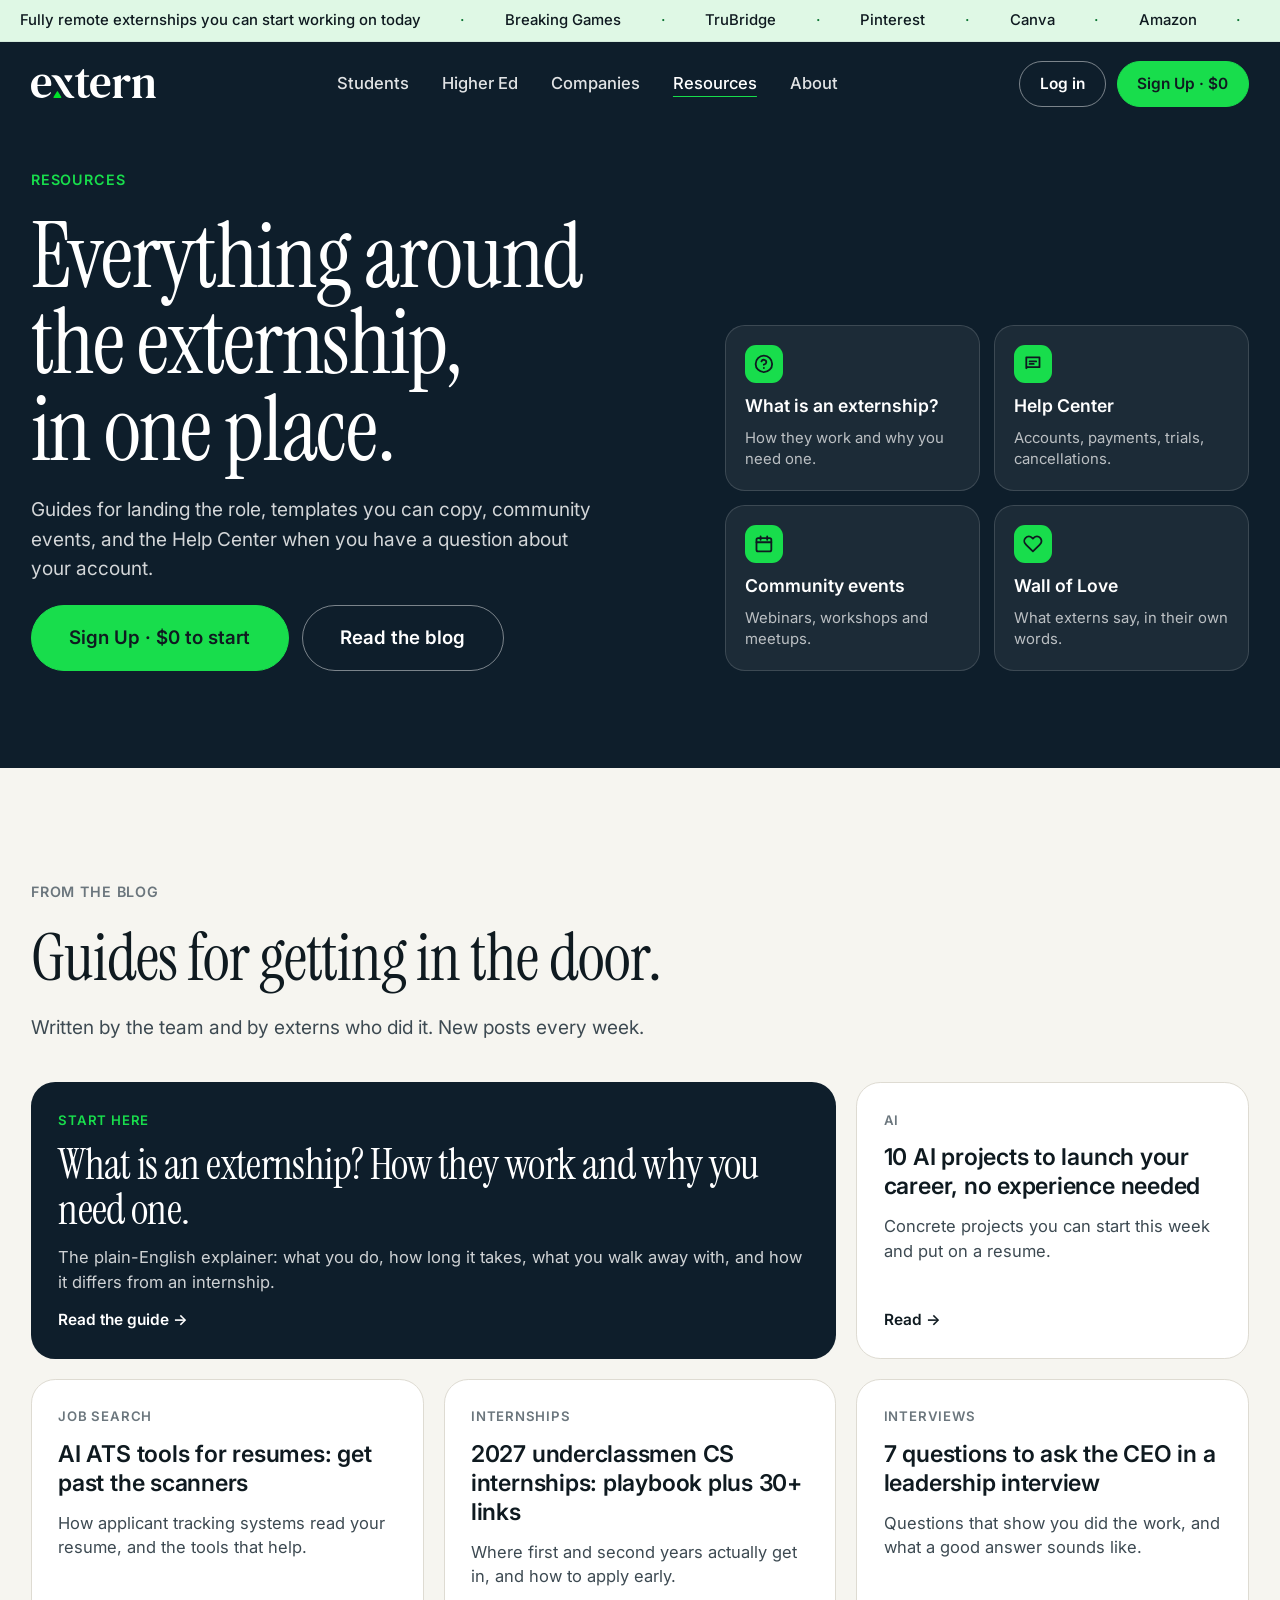
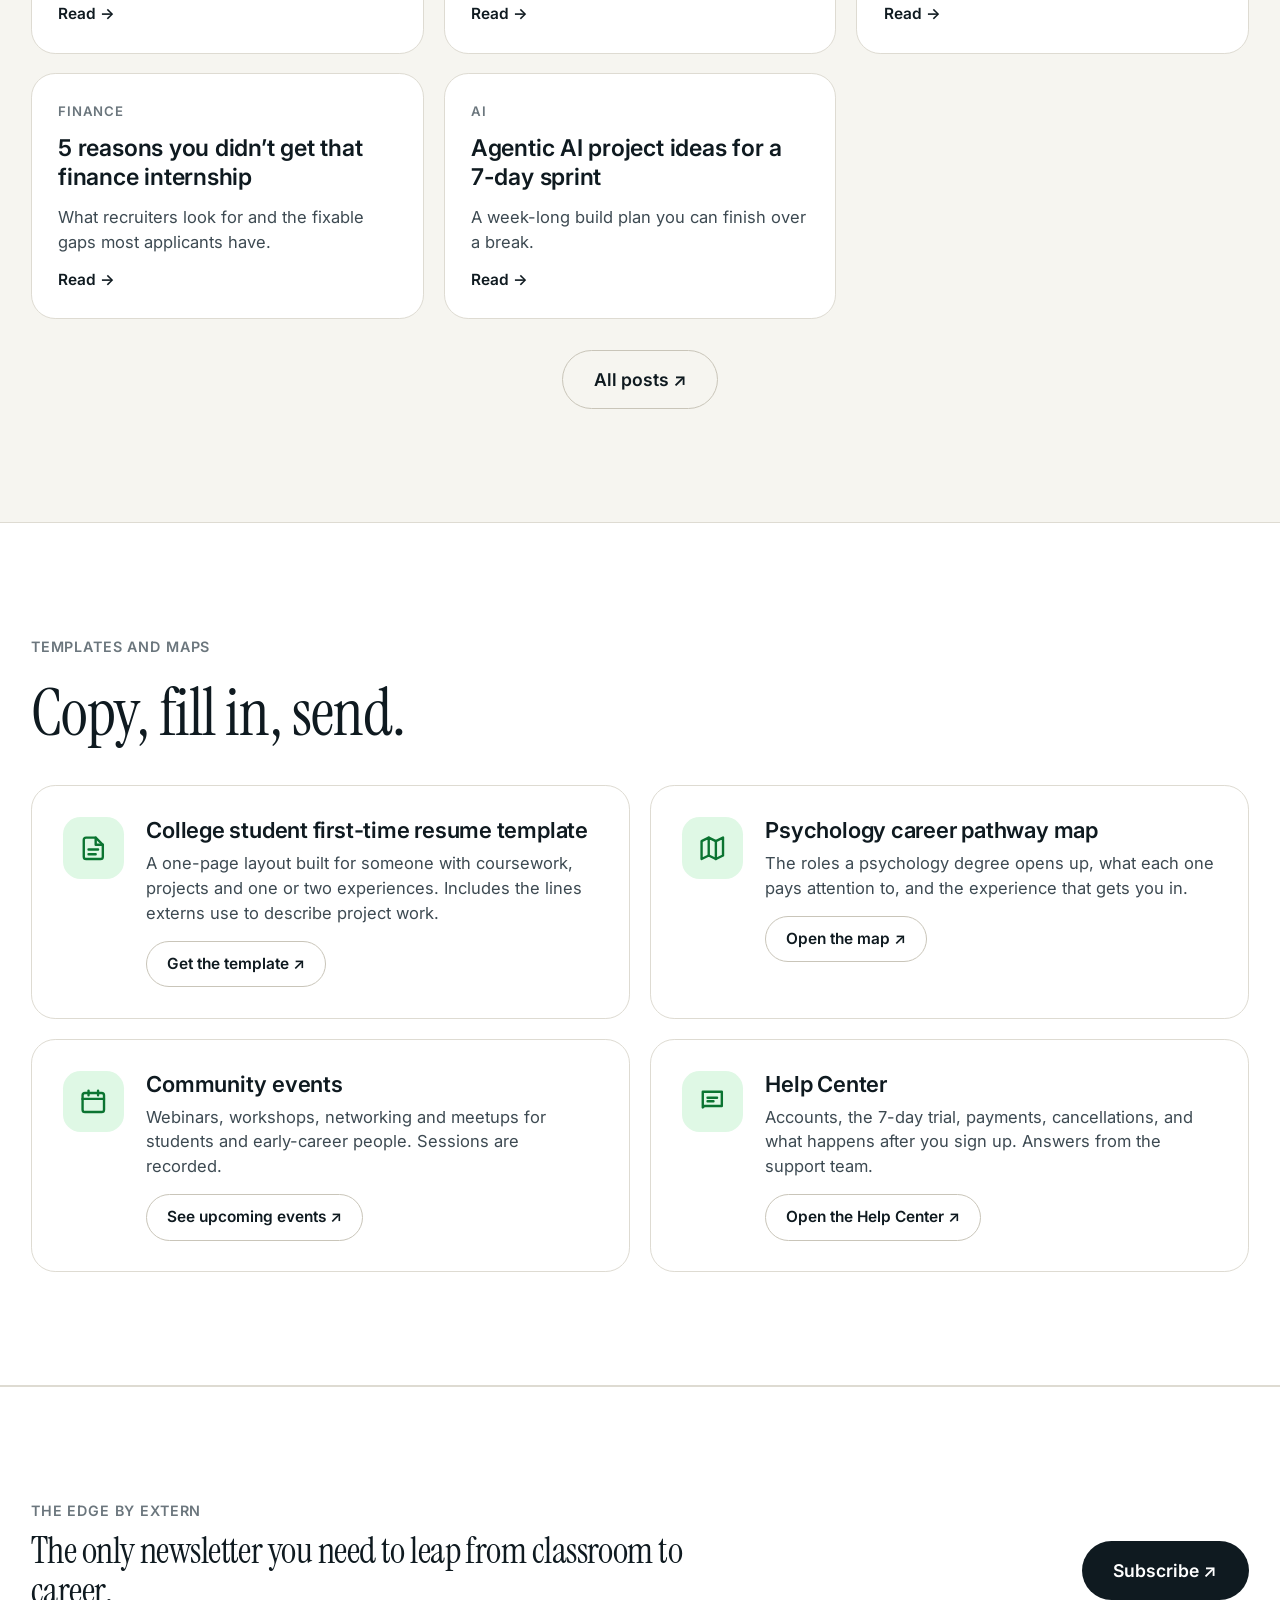
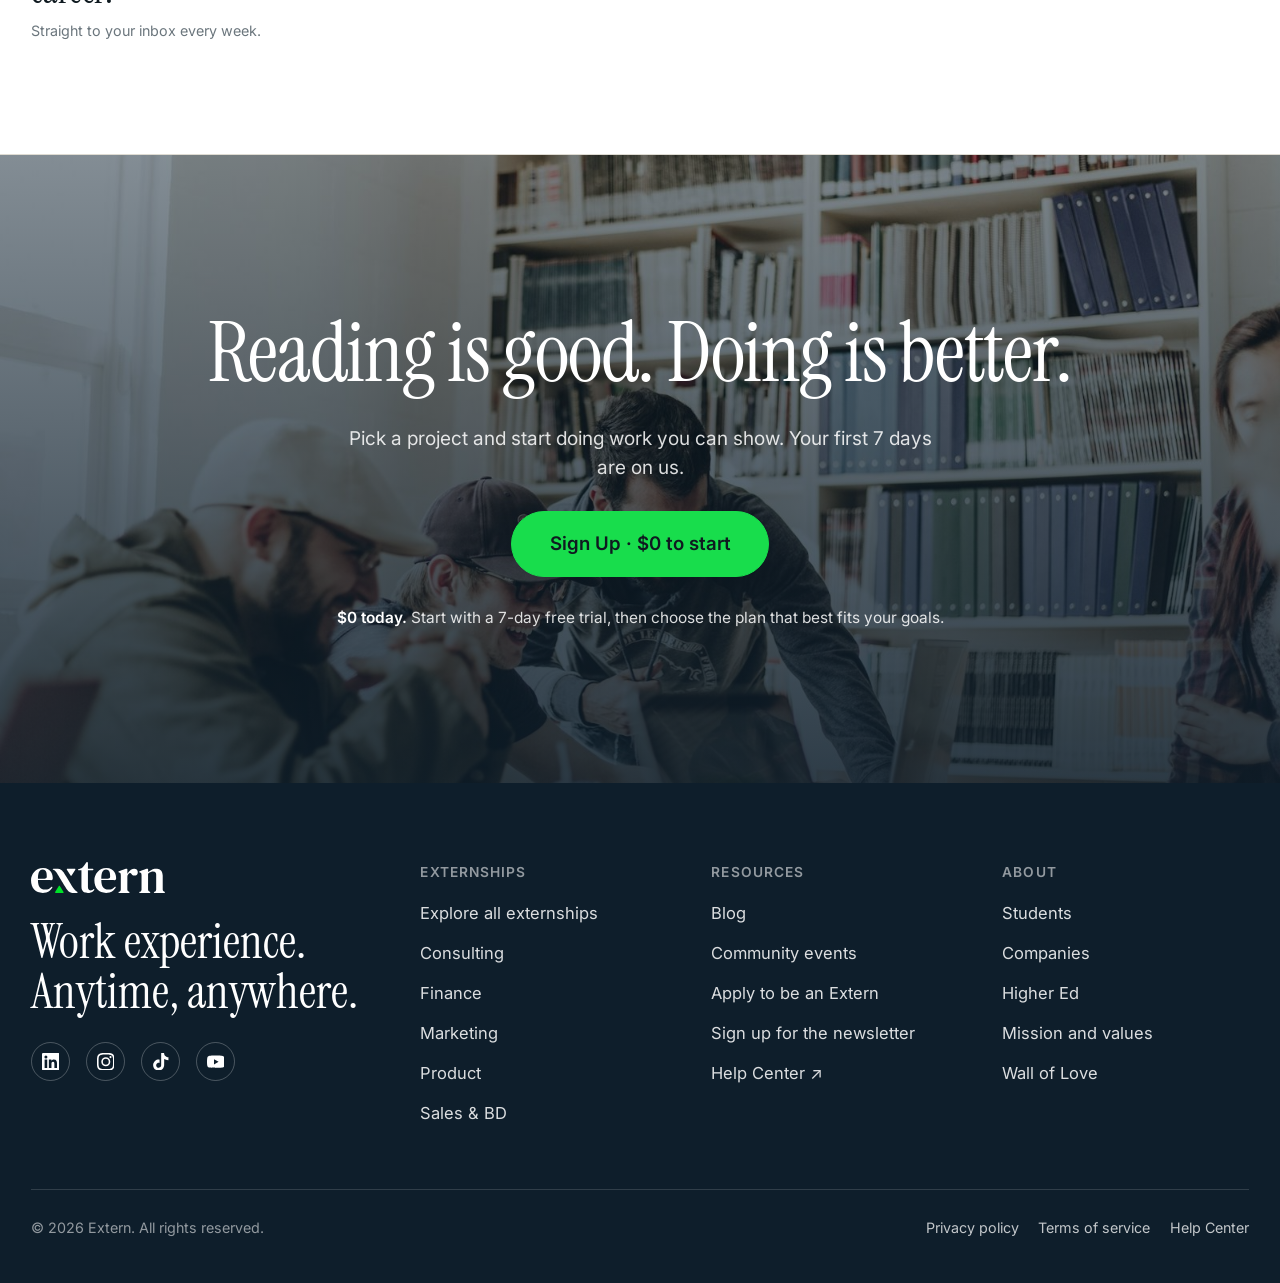
<file: resources.html>
<!doctype html>
<html lang="en">
<head>
<meta charset="utf-8">
<meta name="viewport" content="width=device-width, initial-scale=1">
<meta name="robots" content="noindex,nofollow">
<title>Resources · Extern</title>
<meta name="description" content="Guides, templates, community events and the Help Center. Everything around the externship, in one place.">
<link rel="icon" href="assets/extern_mark.svg">
<link rel="preconnect" href="https://fonts.googleapis.com">
<link rel="preconnect" href="https://fonts.gstatic.com" crossorigin>
<link href="https://fonts.googleapis.com/css2?family=Instrument+Serif:ital@0;1&family=Inter:wght@400;500;600;700&display=swap" rel="stylesheet">
<link rel="stylesheet" href="kit.css">
<style>
.nav ul a[aria-current="page"],.menu a[aria-current="page"]{color:#fff;text-decoration:underline;text-underline-offset:6px;text-decoration-color:var(--green)}
.rhero{padding:40px 0 88px;display:grid;grid-template-columns:minmax(0,1.1fr) minmax(0,.9fr);gap:48px;align-items:end}
.rhero .lead{color:rgba(255,255,255,.82);max-width:560px}
.rhero .quick{display:grid;grid-template-columns:1fr 1fr;gap:12px}
.qk{background:rgba(255,255,255,.06);border:1px solid rgba(255,255,255,.14);border-radius:18px;padding:18px;display:flex;flex-direction:column;gap:8px;color:#fff;transition:background .15s,transform .15s}
.qk:hover{background:rgba(255,255,255,.12);transform:translateY(-2px)}
.qk b{font-size:16px;font-weight:600}
.qk span{font-size:13.5px;color:rgba(255,255,255,.7);line-height:1.45}
.qk i{width:34px;height:34px;border-radius:10px;background:var(--green);display:inline-flex;align-items:center;justify-content:center}
.qk i svg{width:18px;height:18px;stroke:#0f1a20}
.posts{display:grid;grid-template-columns:repeat(3,minmax(0,1fr));gap:18px}
.post{background:var(--paper);border:1px solid var(--line);border-radius:var(--r);padding:24px;display:flex;flex-direction:column;gap:12px;min-height:220px;transition:transform .2s,box-shadow .2s}
.post:hover{transform:translateY(-3px);box-shadow:0 22px 40px -20px rgba(15,26,32,.25)}
.post .k{font-size:12px;font-weight:600;letter-spacing:.06em;text-transform:uppercase;color:var(--muted)}
.post h3{font-size:21px;line-height:1.25;letter-spacing:-.01em;font-weight:600}
.post p{font-size:15px;color:var(--ink2);line-height:1.5}
.post .go{margin-top:auto;font-size:14px;font-weight:600;display:inline-flex;gap:6px;align-items:center}
.post.feat{grid-column:span 2;background:var(--deep);color:#fff;border-color:transparent}
.post.feat .k{color:var(--green)}.post.feat p{color:rgba(255,255,255,.8)}
.post.feat h3{font-family:"Instrument Serif",Georgia,serif;font-weight:400;font-size:clamp(30px,3vw,44px);line-height:1.05;letter-spacing:-.015em}
.tools{display:grid;grid-template-columns:repeat(2,minmax(0,1fr));gap:18px}
.tool{background:var(--paper);border:1px solid var(--line);border-radius:var(--r);padding:28px;display:flex;gap:20px;align-items:flex-start}
.tool .ic{width:56px;height:56px;border-radius:16px;background:var(--green-soft);display:inline-flex;align-items:center;justify-content:center;flex:0 0 auto}
.tool .ic svg{width:26px;height:26px;stroke:var(--green-tx)}
.tool h3{font-size:20px;font-weight:600;margin-bottom:6px}
.tool p{font-size:15px;color:var(--ink2);line-height:1.5}
.tool .btn{margin-top:14px}
.newsband{background:var(--paper);border-top:1px solid var(--line);border-bottom:1px solid var(--line)}
.newsband .wrap{display:flex;justify-content:space-between;align-items:center;gap:28px;flex-wrap:wrap}
.newsband .l{display:flex;flex-direction:column;gap:8px;max-width:640px}
@media (max-width:860px){
  .rhero{grid-template-columns:1fr;gap:28px;padding:16px 0 56px}
  .rhero .quick{grid-template-columns:1fr 1fr;gap:10px}
  .qk{padding:14px}.qk b{font-size:15px}.qk span{display:none}
  .posts{grid-template-columns:1fr}.post.feat{grid-column:auto}
  .tools{grid-template-columns:1fr}
  .newsband .wrap{flex-direction:column;align-items:flex-start}
  .newsband .btn{width:100%}
}
</style>
</head>
<body>
<!-- announcement marquee -->
<div class="bar" aria-hidden="true">
  <div class="track" id="marq">
    <span>Fully remote externships you can start working on today</span><span>Breaking Games</span><span>TruBridge</span><span>Pinterest</span><span>Canva</span><span>Amazon</span><span>Pfizer</span><span>TikTok</span><span>Hydroficient</span><span>No prior experience required</span><span>$0 to start</span>
  </div>
</div>

<header class="hero onDark">  <!-- NOTE: on subpages the header still uses .hero for the dark nav; the hero content differs per page -->
  <div class="wrap">
    <nav class="nav" aria-label="Primary">
      <a class="logo" href="index.html" aria-label="Extern home"><img src="assets/extern_white.svg" alt="Extern"></a>
      <ul>
        <li><a href="students.html">Students</a></li>
        <li><a href="higher-ed.html">Higher Ed</a></li>
        <li><a href="companies.html">Companies</a></li>
        <li><a href="resources.html" aria-current="page">Resources</a></li>
        <li><a href="about.html">About</a></li>
      </ul>
      <div class="acts">
        <a class="btn ghost onDark sm" href="https://app.extern.com/sign-in">Log in</a>
        <a class="btn primary sm" href="https://app.extern.com/sign-up" data-cta="nav">Sign Up · $0</a>
        <button class="burger" id="burger" aria-label="Open menu" aria-expanded="false" aria-controls="menu">
          <svg viewBox="0 0 24 24" fill="none" stroke="currentColor" stroke-width="2" stroke-linecap="round"><path d="M4 7h16M4 12h16M4 17h16"/></svg>
        </button>
      </div>
    </nav>
    <div class="menu" id="menu">
      <a href="students.html">Students</a>
      <a href="higher-ed.html">Higher Ed</a>
      <a href="companies.html">Companies</a>
      <a href="resources.html" aria-current="page">Resources</a>
      <a href="about.html">About</a>
      <a href="https://app.extern.com/sign-in">Log in</a>
    </div>

    <div class="rhero" id="top">
      <div class="stack">
        <span class="eyebrow" style="color:var(--green)">Resources</span>
        <h1 class="serif">Everything around the externship, in one place.</h1>
        <p class="lead">Guides for landing the role, templates you can copy, community events, and the Help Center when you have a question about your account.</p>
        <div class="row" style="display:flex;gap:12px;flex-wrap:wrap"><a class="btn primary lg" href="https://app.extern.com/sign-up" data-cta="hero">Sign Up · $0 to start</a><a class="btn ghost onDark lg" href="https://www.extern.com/blog">Read the blog</a></div>
      </div>
      <div class="quick">
        <a class="qk" href="https://www.extern.com/post/what-is-an-externship"><i><svg viewBox="0 0 24 24" fill="none" stroke-width="2.2" stroke-linecap="round" stroke-linejoin="round"><circle cx="12" cy="12" r="10"/><path d="M9.09 9a3 3 0 0 1 5.83 1c0 2-3 3-3 3M12 17h.01"/></svg></i><b>What is an externship?</b><span>How they work and why you need one.</span></a>
        <a class="qk" href="https://intercom.help/externhelp/en"><i><svg viewBox="0 0 24 24" fill="none" stroke-width="2.2" stroke-linecap="round" stroke-linejoin="round"><path d="M4 4h16v12H5.2L4 17.2z"/><path d="M8 9h8M8 12h5"/></svg></i><b>Help Center</b><span>Accounts, payments, trials, cancellations.</span></a>
        <a class="qk" href="https://www.extern.com/events"><i><svg viewBox="0 0 24 24" fill="none" stroke-width="2.2" stroke-linecap="round" stroke-linejoin="round"><rect x="3" y="5" width="18" height="16" rx="2"/><path d="M3 10h18M8 3v4M16 3v4"/></svg></i><b>Community events</b><span>Webinars, workshops and meetups.</span></a>
        <a class="qk" href="https://www.extern.com/wall-of-love"><i><svg viewBox="0 0 24 24" fill="none" stroke-width="2.2" stroke-linecap="round" stroke-linejoin="round"><path d="M20.8 4.6a5.5 5.5 0 0 0-7.8 0L12 5.6l-1-1a5.5 5.5 0 0 0-7.8 7.8l1 1L12 21l7.8-7.6 1-1a5.5 5.5 0 0 0 0-7.8z"/></svg></i><b>Wall of Love</b><span>What externs say, in their own words.</span></a>
      </div>
    </div>
  </div>
</header>

<section>
  <div class="wrap">
    <div class="stack rv" style="margin-bottom:36px;max-width:760px">
      <span class="eyebrow">From the blog</span>
      <h2 class="serif grow">Guides for getting in the door.</h2>
      <p class="lead">Written by the team and by externs who did it. New posts every week.</p>
    </div>
    <div class="posts rv">
      <a class="post feat" href="https://www.extern.com/post/what-is-an-externship"><span class="k">Start here</span><h3>What is an externship? How they work and why you need one.</h3><p>The plain-English explainer: what you do, how long it takes, what you walk away with, and how it differs from an internship.</p><span class="go">Read the guide →</span></a>
      <a class="post" href="https://www.extern.com/post/ai-projects-no-experience"><span class="k">AI</span><h3>10 AI projects to launch your career, no experience needed</h3><p>Concrete projects you can start this week and put on a resume.</p><span class="go">Read →</span></a>
      <a class="post" href="https://www.extern.com/post/ai-resume-linkedin-tools-ats-job-search"><span class="k">Job search</span><h3>AI ATS tools for resumes: get past the scanners</h3><p>How applicant tracking systems read your resume, and the tools that help.</p><span class="go">Read →</span></a>
      <a class="post" href="https://www.extern.com/post/2027-underclassmen-cs-internships-guide"><span class="k">Internships</span><h3>2027 underclassmen CS internships: playbook plus 30+ links</h3><p>Where first and second years actually get in, and how to apply early.</p><span class="go">Read →</span></a>
      <a class="post" href="https://www.extern.com/post/7-questions-to-ask-a-ceo-in-an-interview"><span class="k">Interviews</span><h3>7 questions to ask the CEO in a leadership interview</h3><p>Questions that show you did the work, and what a good answer sounds like.</p><span class="go">Read →</span></a>
      <a class="post" href="https://www.extern.com/post/5-reasons-why-you-didnt-get-that-finance-internship-2"><span class="k">Finance</span><h3>5 reasons you didn’t get that finance internship</h3><p>What recruiters look for and the fixable gaps most applicants have.</p><span class="go">Read →</span></a>
      <a class="post" href="https://www.extern.com/post/agentic-ai-project-ideas-sprint-guide"><span class="k">AI</span><h3>Agentic AI project ideas for a 7-day sprint</h3><p>A week-long build plan you can finish over a break.</p><span class="go">Read →</span></a>
    </div>
    <div class="row rv" style="margin-top:28px;display:flex;justify-content:center"><a class="btn ghost" href="https://www.extern.com/blog">All posts ↗</a></div>
  </div>
</section>

<section style="background:var(--paper);border-top:1px solid var(--line);border-bottom:1px solid var(--line)">
  <div class="wrap">
    <div class="stack rv" style="margin-bottom:36px;max-width:760px">
      <span class="eyebrow">Templates and maps</span>
      <h2 class="serif grow">Copy, fill in, send.</h2>
    </div>
    <div class="tools rv">
      <div class="tool"><span class="ic"><svg viewBox="0 0 24 24" fill="none" stroke-width="2" stroke-linecap="round" stroke-linejoin="round"><path d="M14 3H6a2 2 0 0 0-2 2v14a2 2 0 0 0 2 2h12a2 2 0 0 0 2-2V9z"/><path d="M14 3v6h6M8 13h8M8 17h6"/></svg></span><div><h3>College student first-time resume template</h3><p>A one-page layout built for someone with coursework, projects and one or two experiences. Includes the lines externs use to describe project work.</p><a class="btn ghost sm" href="https://www.extern.com/resources/college-resume-template">Get the template ↗</a></div></div>
      <div class="tool"><span class="ic"><svg viewBox="0 0 24 24" fill="none" stroke-width="2" stroke-linecap="round" stroke-linejoin="round"><path d="M3 6l6-3 6 3 6-3v15l-6 3-6-3-6 3z"/><path d="M9 3v15M15 6v15"/></svg></span><div><h3>Psychology career pathway map</h3><p>The roles a psychology degree opens up, what each one pays attention to, and the experience that gets you in.</p><a class="btn ghost sm" href="https://www.extern.com/resources/psychology-career-pathway-map">Open the map ↗</a></div></div>
      <div class="tool"><span class="ic"><svg viewBox="0 0 24 24" fill="none" stroke-width="2" stroke-linecap="round" stroke-linejoin="round"><rect x="3" y="5" width="18" height="16" rx="2"/><path d="M3 10h18M8 3v4M16 3v4"/></svg></span><div><h3>Community events</h3><p>Webinars, workshops, networking and meetups for students and early-career people. Sessions are recorded.</p><a class="btn ghost sm" href="https://www.extern.com/events">See upcoming events ↗</a></div></div>
      <div class="tool"><span class="ic"><svg viewBox="0 0 24 24" fill="none" stroke-width="2" stroke-linecap="round" stroke-linejoin="round"><path d="M4 4h16v12H5.2L4 17.2z"/><path d="M8 9h8M8 12h5"/></svg></span><div><h3>Help Center</h3><p>Accounts, the 7-day trial, payments, cancellations, and what happens after you sign up. Answers from the support team.</p><a class="btn ghost sm" href="https://intercom.help/externhelp/en">Open the Help Center ↗</a></div></div>
    </div>
  </div>
</section>

<section class="newsband">
  <div class="wrap rv">
    <div class="l"><span class="eyebrow">The Edge by Extern</span><p class="serif" style="font-size:clamp(26px,2.6vw,36px);line-height:1.1">The only newsletter you need to leap from classroom to career.</p><p class="fine">Straight to your inbox every week.</p></div>
    <a class="btn ink" href="https://www.extern.com/the-edge-newsletter/join" style="background:var(--ink);color:#fff">Subscribe ↗</a>
  </div>
</section>

<section class="close onDark">
  <img src="assets/universities/hied_photo2.jpg" alt="" loading="lazy">
  <div class="wrap rv">
    <h2 class="serif grow">Reading is good. Doing is better.</h2>
    <p class="lead">Pick a project and start doing work you can show. Your first 7 days are on us.</p>
    <a class="btn primary lg" href="https://app.extern.com/sign-up" data-cta="closing">Sign Up · $0 to start</a>
    <p class="terms" style="color:rgba(255,255,255,.85)"><b style="color:#fff">$0 today.</b> Start with a 7-day free trial, then choose the plan that best fits your goals.</p>
  </div>
</section>

<footer>
  <div class="wrap">
    <div class="top">
      <div>
        <img src="assets/extern_white.svg" alt="Extern" style="height:28px;width:auto">
        <p class="tag2">Work experience. Anytime, anywhere.</p>
        <div class="soc">
          <a href="https://www.linkedin.com/company/externhq/" aria-label="LinkedIn"><svg viewBox="0 0 24 24"><path d="M20.45 20.45h-3.55v-5.57c0-1.33-.03-3.04-1.85-3.04-1.85 0-2.14 1.45-2.14 2.94v5.67H9.36V9h3.41v1.56h.05c.48-.9 1.64-1.85 3.37-1.85 3.6 0 4.27 2.37 4.27 5.46v6.28zM5.34 7.43a2.06 2.06 0 1 1 0-4.12 2.06 2.06 0 0 1 0 4.12zM7.12 20.45H3.56V9h3.56v11.45zM22.22 0H1.77C.79 0 0 .77 0 1.73v20.54C0 23.23.79 24 1.77 24h20.45c.98 0 1.78-.77 1.78-1.73V1.73C24 .77 23.2 0 22.22 0z"/></svg></a>
          <a href="https://www.instagram.com/externhq/" aria-label="Instagram"><svg viewBox="0 0 24 24"><path d="M12 2.16c3.2 0 3.58.01 4.85.07 3.25.15 4.77 1.69 4.92 4.92.06 1.27.07 1.65.07 4.85s-.01 3.58-.07 4.85c-.15 3.23-1.66 4.77-4.92 4.92-1.27.06-1.64.07-4.85.07s-3.58-.01-4.85-.07c-3.26-.15-4.77-1.7-4.92-4.92C2.17 15.58 2.16 15.2 2.16 12s.01-3.58.07-4.85C2.38 3.92 3.9 2.38 7.15 2.23 8.42 2.17 8.8 2.16 12 2.16zM12 0C8.74 0 8.33.01 7.05.07 2.7.27.27 2.69.07 7.05.01 8.33 0 8.74 0 12s.01 3.67.07 4.95c.2 4.36 2.62 6.78 6.98 6.98C8.33 23.99 8.74 24 12 24s3.67-.01 4.95-.07c4.35-.2 6.78-2.62 6.98-6.98.06-1.28.07-1.69.07-4.95s-.01-3.67-.07-4.95c-.2-4.35-2.62-6.78-6.98-6.98C15.67.01 15.26 0 12 0zm0 5.84A6.16 6.16 0 1 0 12 18.16 6.16 6.16 0 0 0 12 5.84zM12 16a4 4 0 1 1 0-8 4 4 0 0 1 0 8zm6.4-11.85a1.44 1.44 0 1 0 0 2.88 1.44 1.44 0 0 0 0-2.88z"/></svg></a>
          <a href="https://www.tiktok.com/@externhq" aria-label="TikTok"><svg viewBox="0 0 24 24"><path d="M12.53.02C13.84 0 15.14.01 16.44 0c.08 1.53.63 3.09 1.75 4.17 1.12 1.11 2.7 1.62 4.24 1.79v4.03c-1.44-.05-2.89-.35-4.2-.97-.57-.26-1.1-.59-1.62-.93-.01 2.92.01 5.84-.02 8.75-.08 1.4-.54 2.79-1.35 3.94-1.31 1.92-3.58 3.17-5.91 3.21-1.43.08-2.86-.31-4.08-1.03-2.02-1.19-3.44-3.37-3.65-5.71-.02-.5-.03-1-.01-1.49.18-1.9 1.12-3.72 2.58-4.96 1.66-1.44 3.98-2.13 6.15-1.72.02 1.48-.04 2.96-.04 4.44-.99-.32-2.15-.23-3.02.37-.63.41-1.11 1.04-1.36 1.75-.21.51-.15 1.07-.14 1.61.24 1.64 1.82 3.02 3.5 2.87 1.12-.01 2.19-.66 2.77-1.61.19-.33.4-.67.41-1.06.1-1.79.06-3.57.07-5.36.01-4.03-.01-8.05.02-12.07z"/></svg></a>
          <a href="https://www.youtube.com/@externhq" aria-label="YouTube"><svg viewBox="0 0 24 24"><path d="M23.5 6.19a3.02 3.02 0 0 0-2.12-2.14C19.5 3.55 12 3.55 12 3.55s-7.5 0-9.38.5A3.02 3.02 0 0 0 .5 6.19C0 8.07 0 12 0 12s0 3.93.5 5.81a3.02 3.02 0 0 0 2.12 2.14c1.88.5 9.38.5 9.38.5s7.5 0 9.38-.5a3.02 3.02 0 0 0 2.12-2.14C24 15.93 24 12 24 12s0-3.93-.5-5.81zM9.55 15.57V8.43L15.82 12l-6.27 3.57z"/></svg></a>
        </div>
      </div>
      <div><h4>Externships</h4><ul>
        <li><a href="https://www.extern.com/externships">Explore all externships</a></li>
        <li><a href="https://www.extern.com/explore/consulting">Consulting</a></li>
        <li><a href="https://www.extern.com/explore/finance">Finance</a></li>
        <li><a href="https://www.extern.com/explore/marketing">Marketing</a></li>
        <li><a href="https://www.extern.com/explore/product">Product</a></li>
        <li><a href="https://www.extern.com/explore/sales-business-development">Sales &amp; BD</a></li>
      </ul></div>
      <div><h4>Resources</h4><ul>
        <li><a href="https://www.extern.com/blog">Blog</a></li>
        <li><a href="https://www.extern.com/events">Community events</a></li>
        <li><a href="https://app.extern.com/sign-up">Apply to be an Extern</a></li>
        <li><a href="https://www.extern.com/the-edge-newsletter/join">Sign up for the newsletter</a></li>
        <li><a href="https://intercom.help/externhelp/en">Help Center ↗</a></li>
      </ul></div>
      <div><h4>About</h4><ul>
        <li><a href="students.html">Students</a></li>
        <li><a href="companies.html">Companies</a></li>
        <li><a href="higher-ed.html">Higher Ed</a></li>
        <li><a href="about.html">Mission and values</a></li>
        <li><a href="https://www.extern.com/wall-of-love">Wall of Love</a></li>
      </ul></div>
    </div>
    <div class="bot">
      <span>© 2026 Extern. All rights reserved.</span>
      <span><a href="https://www.extern.com/privacy-policy">Privacy policy</a><a href="https://www.extern.com/terms-of-service">Terms of service</a><a href="https://intercom.help/externhelp/en">Help Center</a></span>
    </div>
  </div>
</footer>

<div class="sticky" id="sticky">
  <div class="t"><b>Real projects that get you hired</b>$0 to start · no experience required</div>
  <a class="btn primary" href="https://app.extern.com/sign-up" data-cta="sticky">Sign Up · $0</a>
</div>

<script>
(function(){
  var reduce=window.matchMedia('(prefers-reduced-motion: reduce)').matches;
  // marquee: duplicate content once for a seamless loop
  var m=document.getElementById('marq'); m.innerHTML+=m.innerHTML;

  // mobile menu
  var burger=document.getElementById('burger'),menu=document.getElementById('menu');
  burger.addEventListener('click',function(){var o=menu.classList.toggle('open');burger.setAttribute('aria-expanded',o);});

  // reveal on scroll
  var rv=document.querySelectorAll('.rv');
  if(reduce||!('IntersectionObserver' in window)){rv.forEach(function(e){e.classList.add('in')});}
  else{var io=new IntersectionObserver(function(es){es.forEach(function(e){if(e.isIntersecting){e.target.classList.add('in');io.unobserve(e.target);}})},{rootMargin:'0px 0px -8% 0px',threshold:.08});rv.forEach(function(e){io.observe(e)});}

  // sticky mobile CTA after the hero
  var sticky=document.getElementById('sticky'),hero=document.querySelector('.hero');
  function onScroll(){var r=hero.getBoundingClientRect();sticky.classList.toggle('show',r.bottom<0);}
  window.addEventListener('scroll',onScroll,{passive:true});onScroll();
})();

</script>
</body>
</html>
</file>
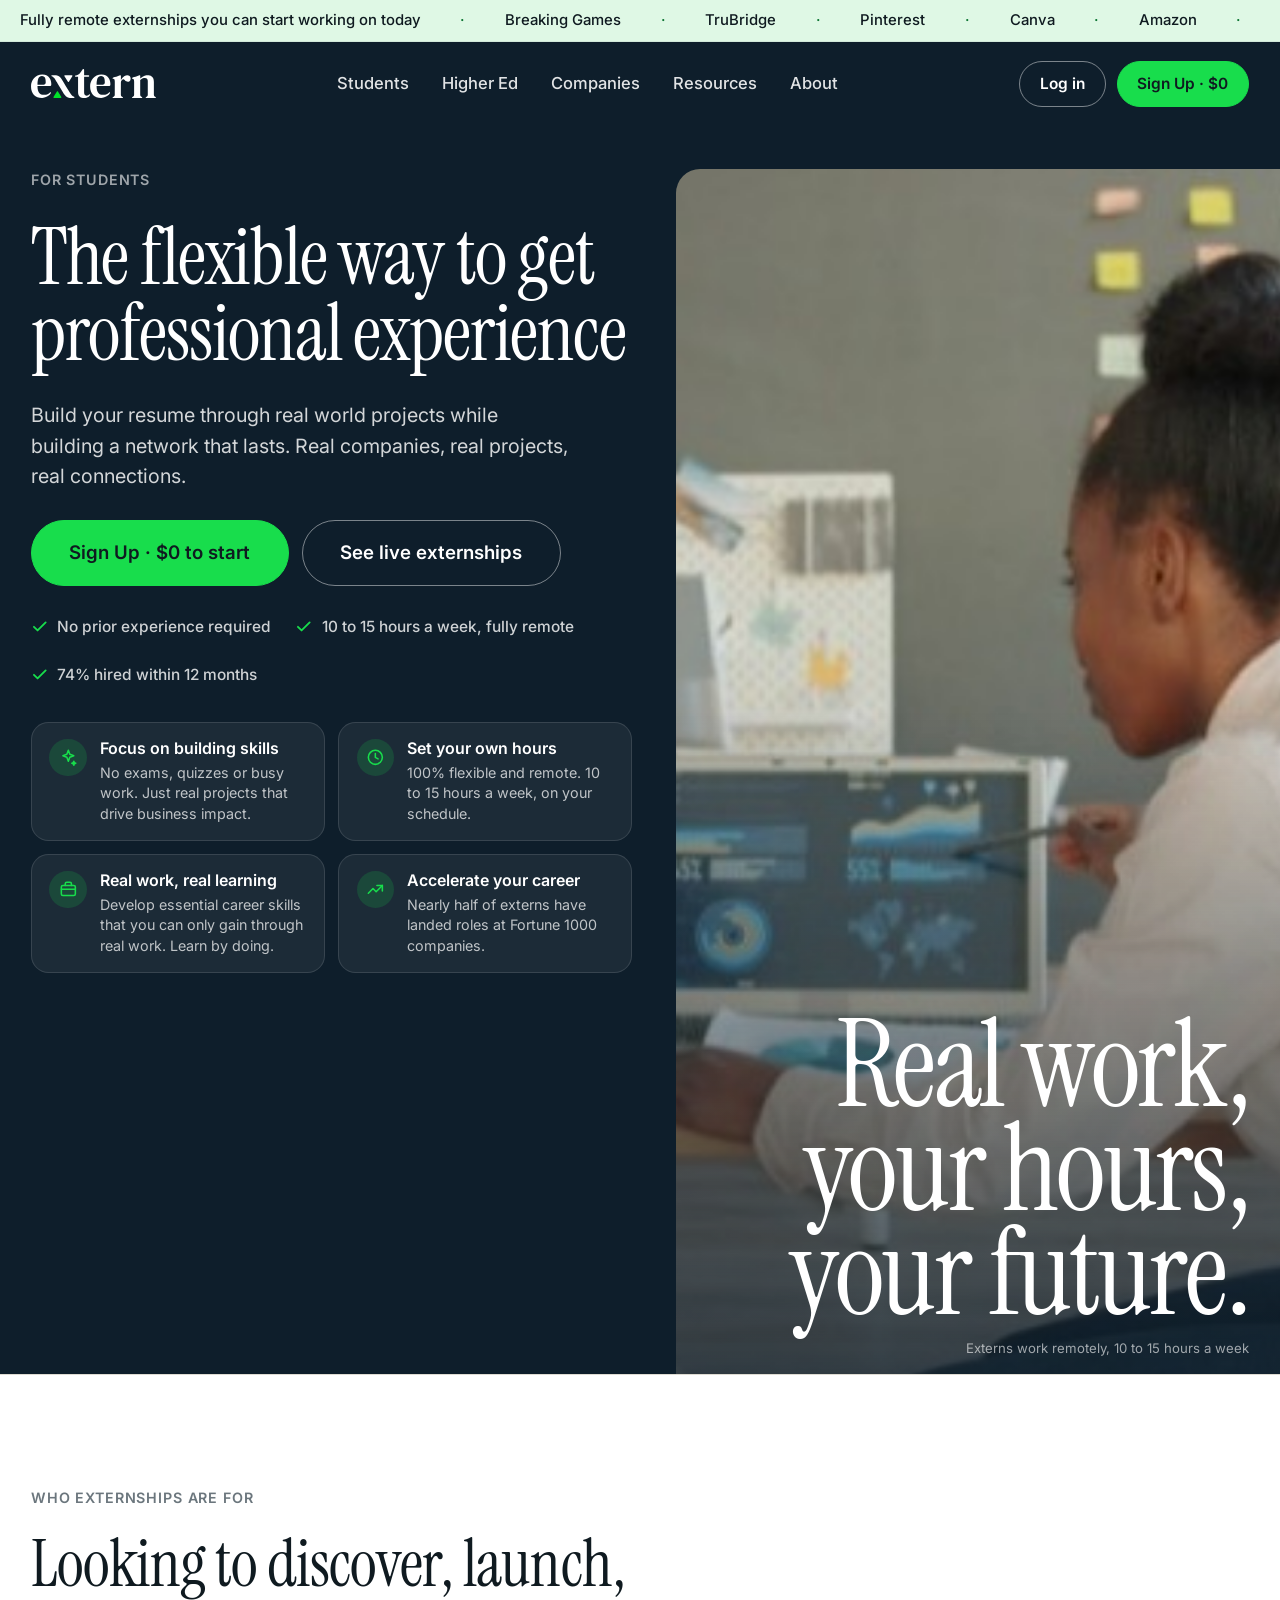
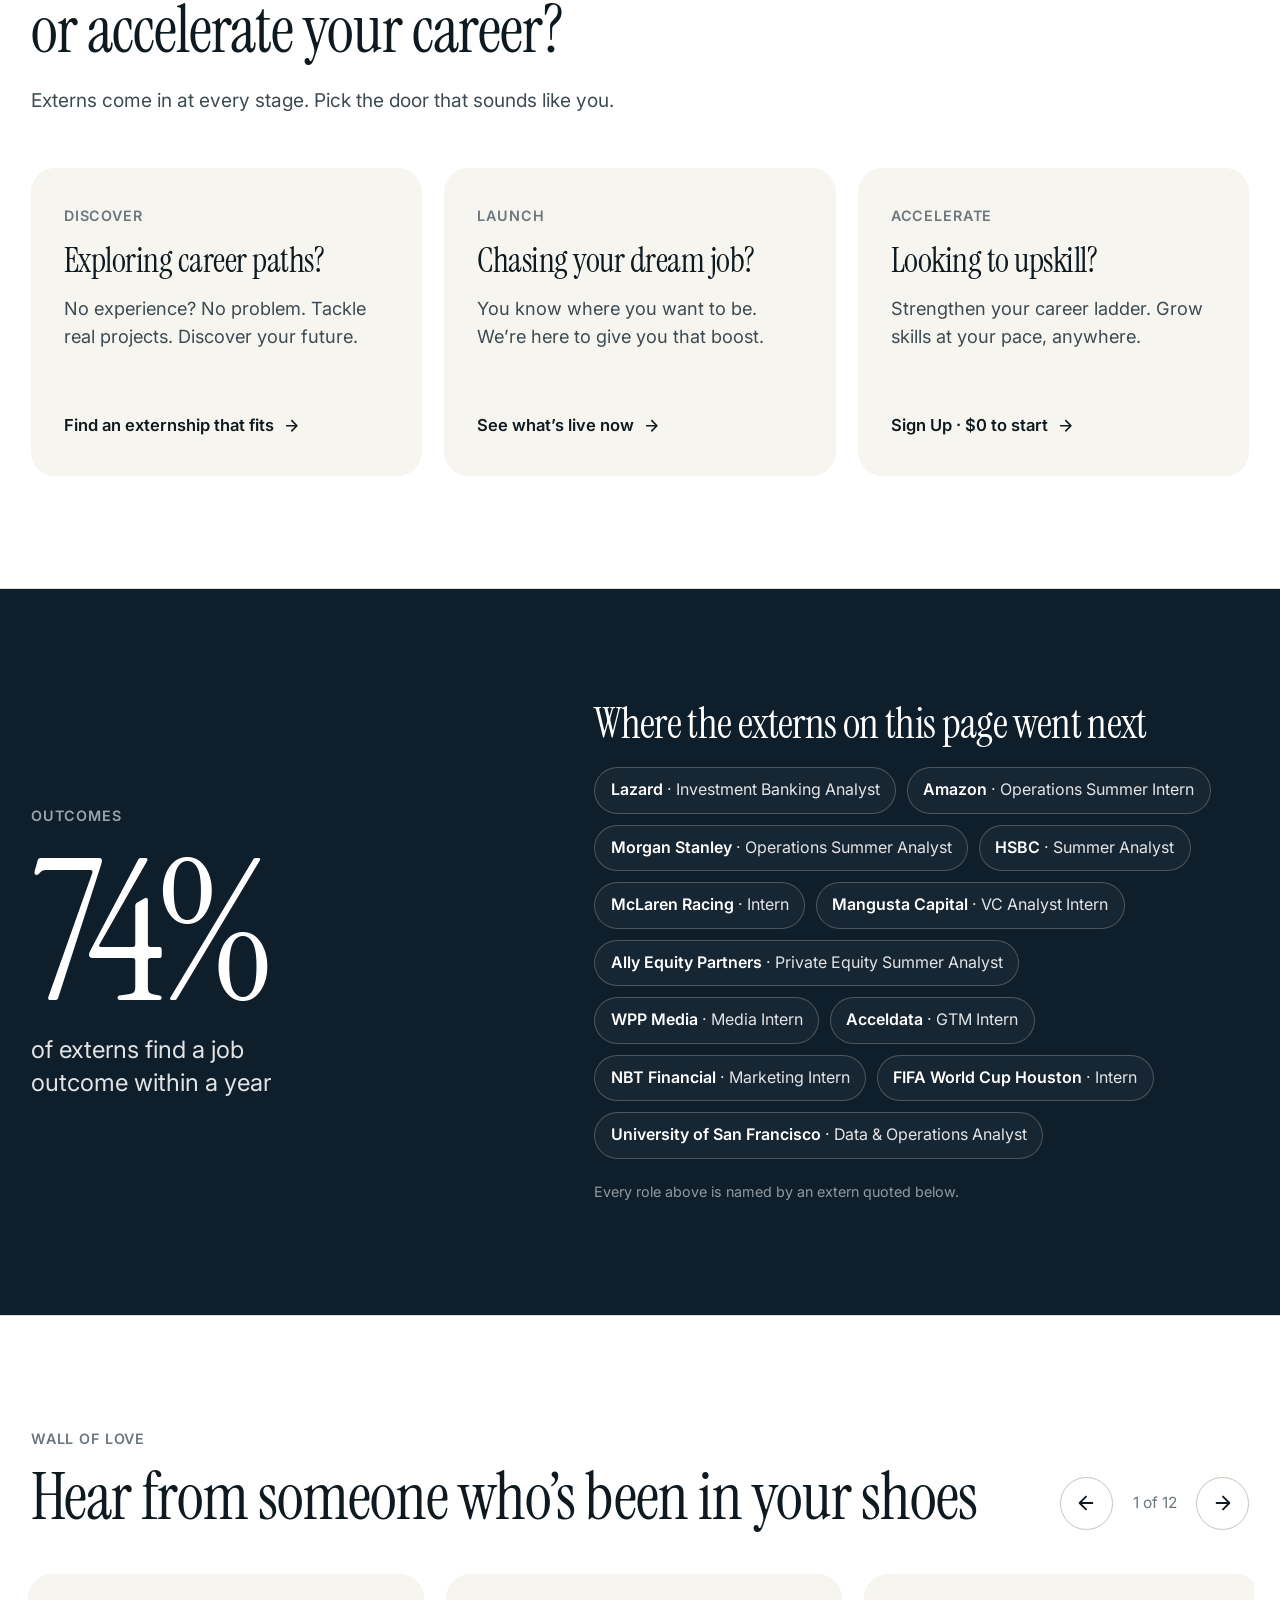
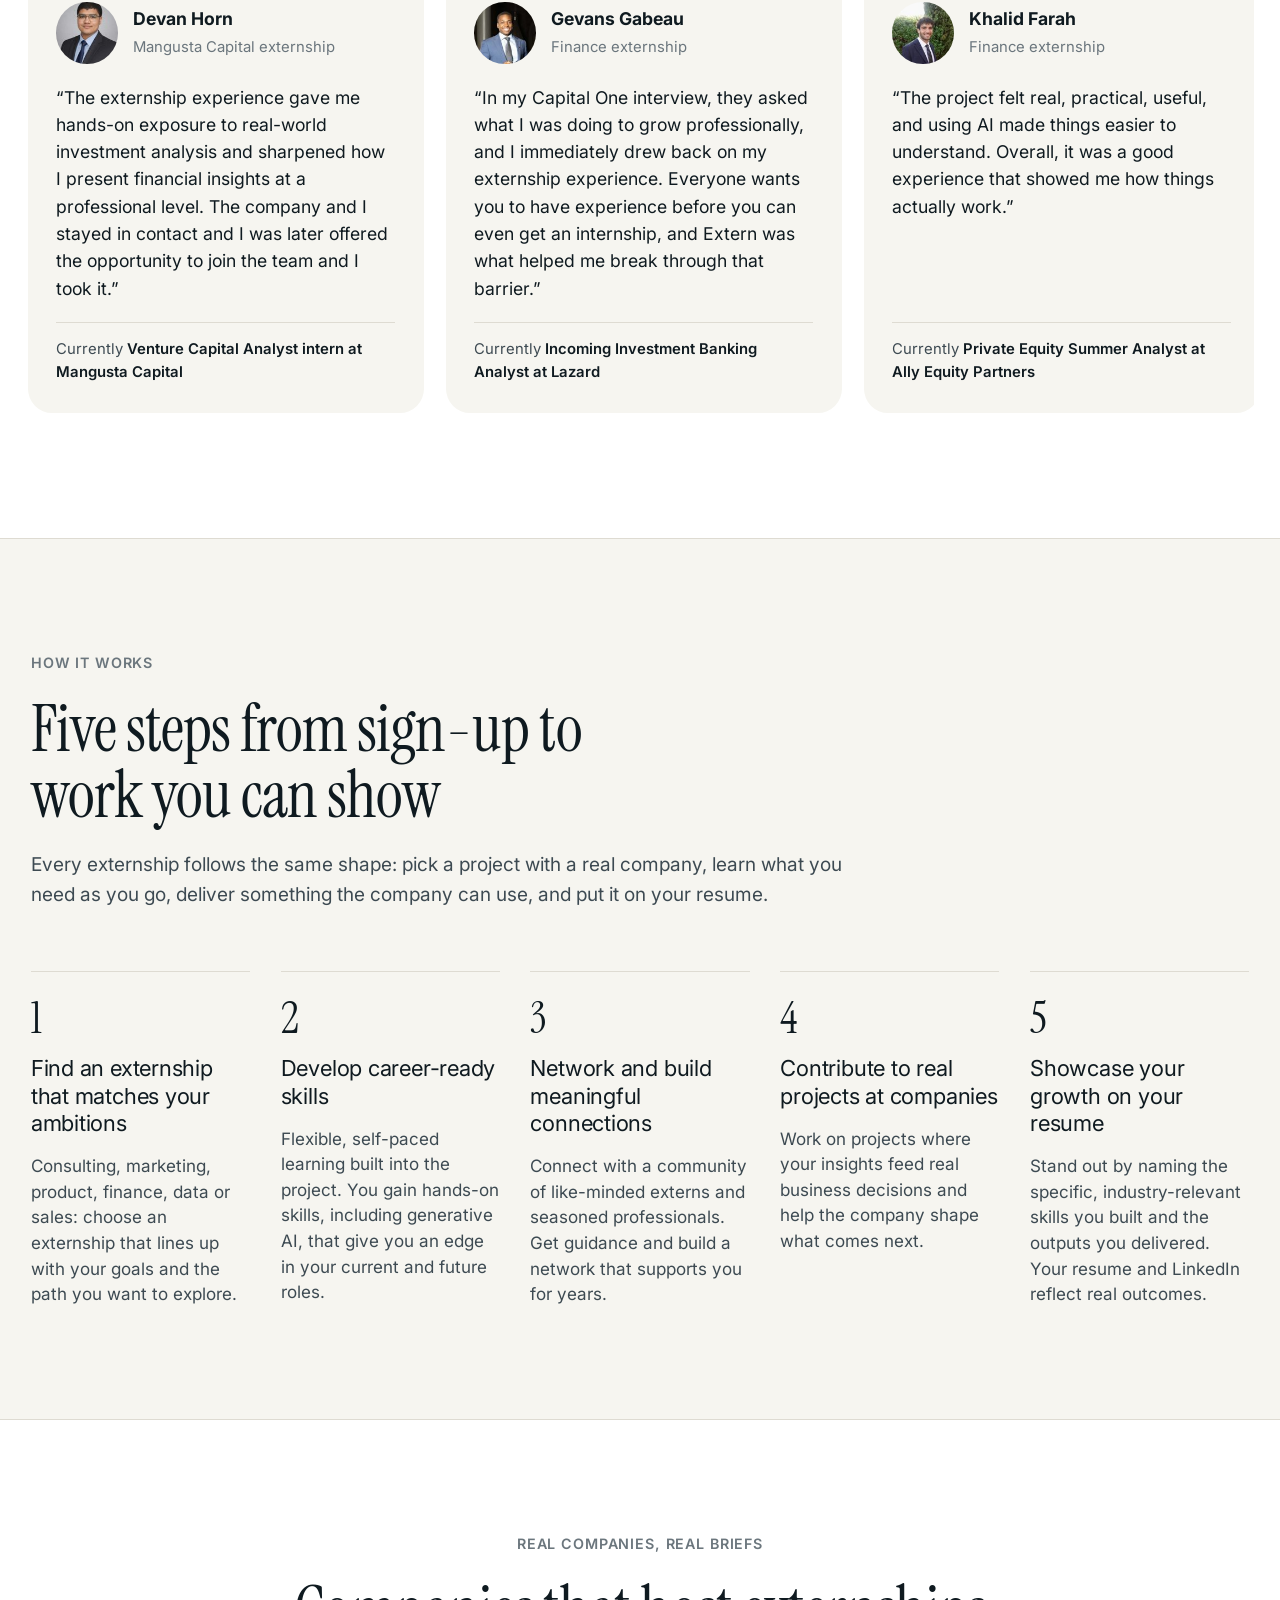
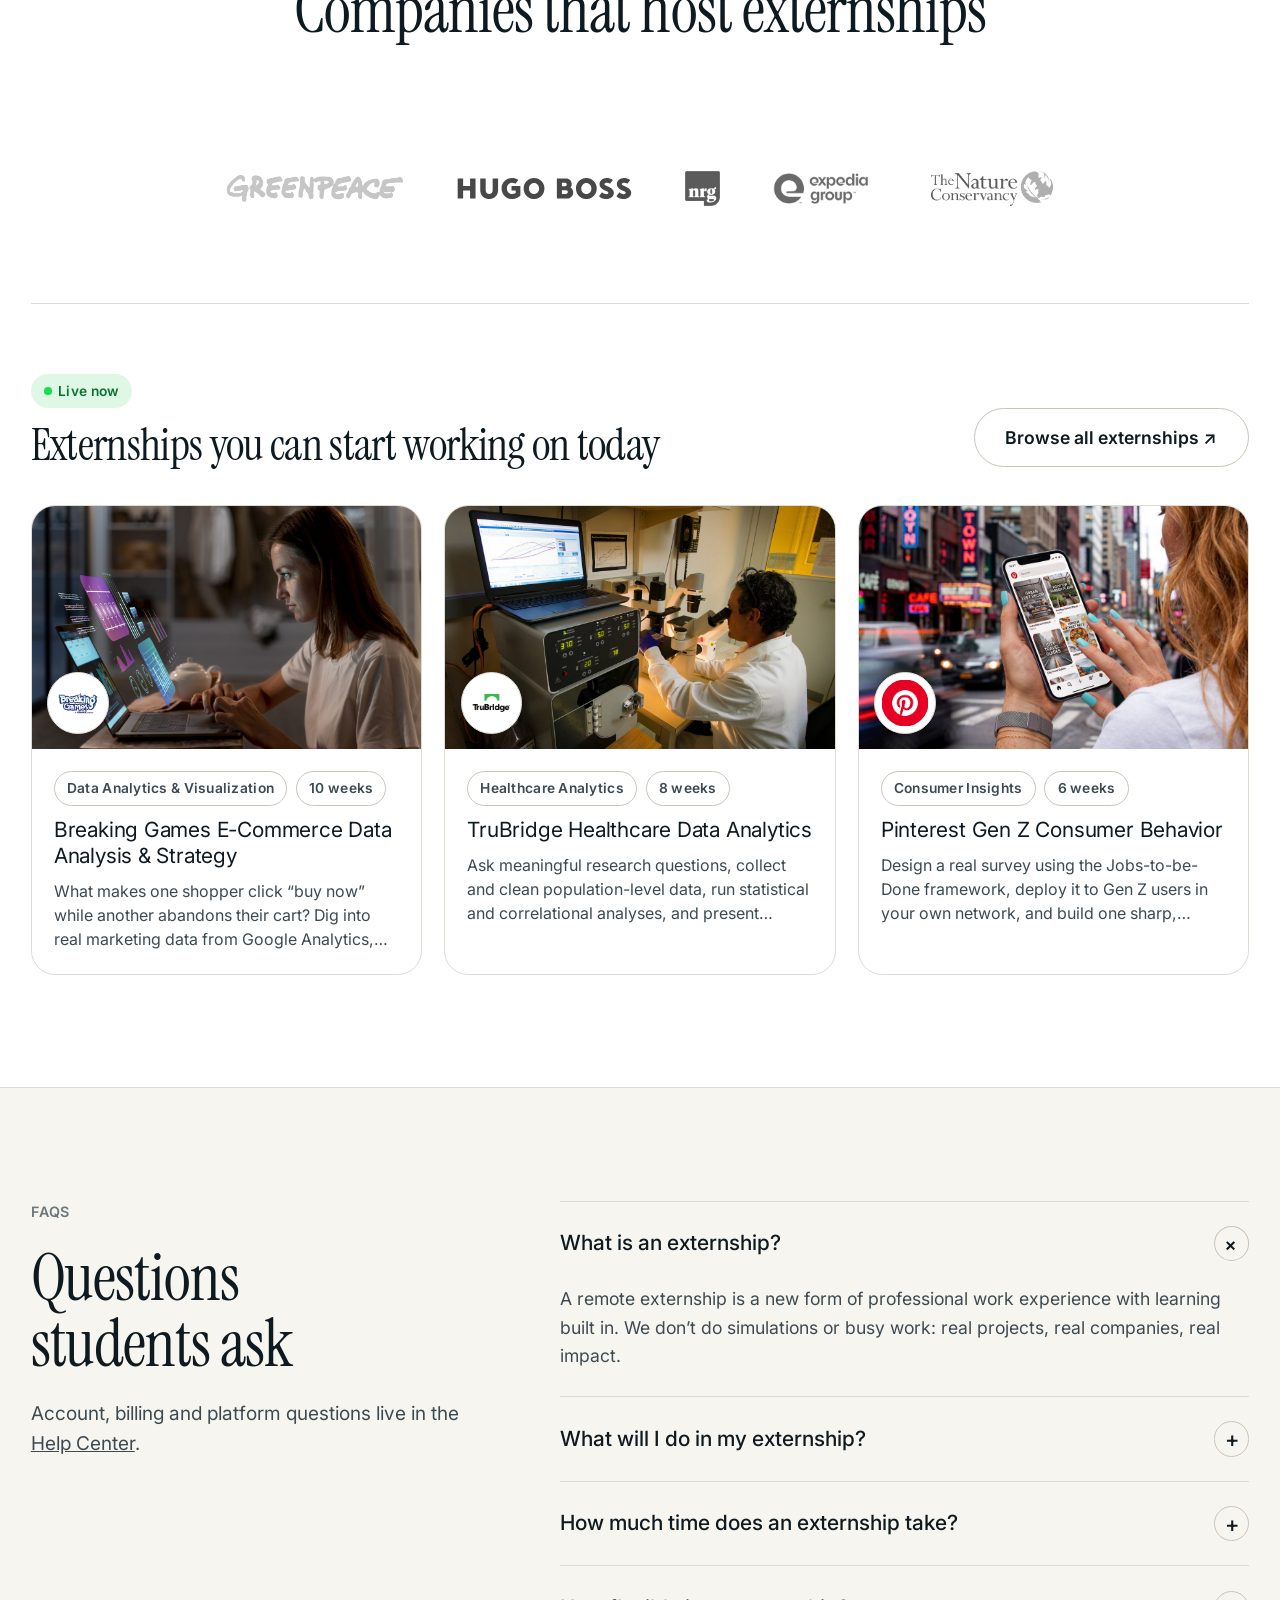
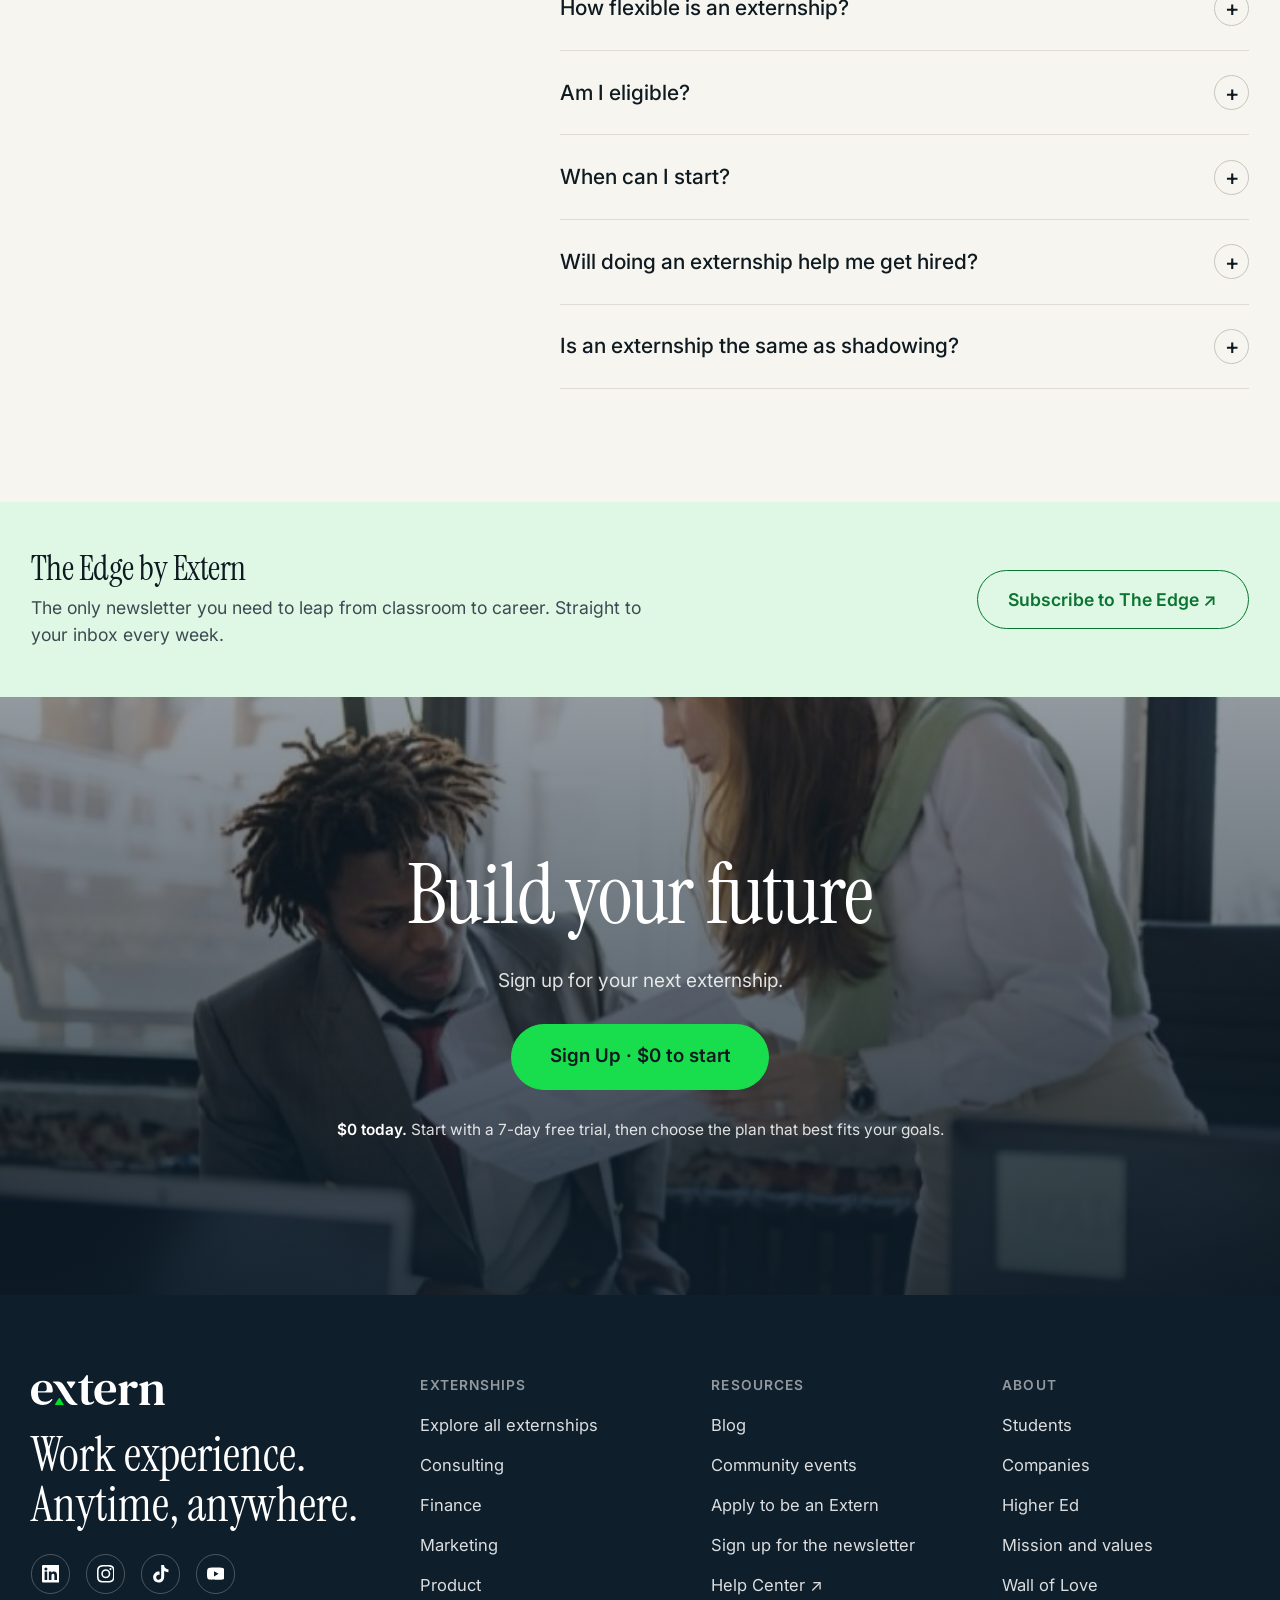
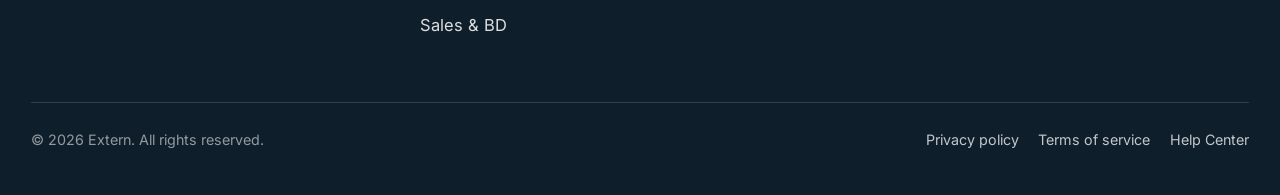
<file: students.html>
<!doctype html>
<html lang="en">
<head>
<meta charset="utf-8">
<meta name="viewport" content="width=device-width, initial-scale=1">
<meta name="robots" content="noindex,nofollow">
<title>Students · The flexible way to get professional experience · Extern</title>
<meta name="description" content="Build your resume through real world projects while building a network that lasts. Real companies, real projects, real connections. Sign up, $0 to start.">
<link rel="icon" href="assets/extern_mark.svg">
<link rel="preconnect" href="https://fonts.googleapis.com">
<link rel="preconnect" href="https://fonts.gstatic.com" crossorigin>
<link href="https://fonts.googleapis.com/css2?family=Instrument+Serif:ital@0;1&family=Inter:wght@400;500;600;700&display=swap" rel="stylesheet">
<link rel="stylesheet" href="kit.css">
<style>
/* students.html page styles. Kit classes come from kit.css; everything below is page-specific. */

/* hero tweaks: the students h1 is longer than the homepage's */
.heroCopy h1{font-size:clamp(42px,5.6vw,84px)}
.heroCopy .eyebrow{color:rgba(255,255,255,.6)}
.heroArt .photo img{object-position:60% 40%}

/* tags (used by the live cards; not defined in kit.css) */
.tag{display:inline-flex;align-items:center;gap:6px;font-size:12.5px;font-weight:600;letter-spacing:.02em;border:1px solid var(--line2);border-radius:999px;padding:5px 11px;color:var(--ink2);background:var(--paper);white-space:nowrap}
.tag.live{background:var(--green-soft);color:var(--green-tx);border-color:transparent}
.tag.live::before{content:"";width:7px;height:7px;border-radius:50%;background:var(--green)}

/* value props: inside the hero column at desktop, a cream band under the photo on phones */
.hprops{display:grid;grid-template-columns:1fr 1fr;gap:12px;margin-top:6px;max-width:600px}
.hprops div{display:flex;gap:12px;align-items:flex-start;padding:14px 16px;border-radius:16px;background:rgba(255,255,255,.06);border:1px solid rgba(255,255,255,.12)}
.hprops .ic{width:34px;height:34px;border-radius:50%;background:rgba(24,221,76,.16);color:var(--green);display:inline-flex;align-items:center;justify-content:center;flex:0 0 auto}
.hprops .ic svg{width:17px;height:17px}
.hprops p{min-width:0}
.hprops b{display:block;font-size:14.5px;font-weight:600;line-height:1.3}
.hprops p span{display:block;font-size:13px;color:rgba(255,255,255,.72);line-height:1.45;margin-top:3px}
.props{display:none;padding:56px 0 0}
.propgrid{display:grid;grid-template-columns:repeat(4,minmax(0,1fr));gap:18px}
.prop{background:var(--paper);border:1px solid var(--line);border-radius:var(--r);padding:26px;display:flex;flex-direction:column;gap:14px}
.prop .ic{width:44px;height:44px;border-radius:50%;background:var(--green-soft);color:var(--green-tx);display:inline-flex;align-items:center;justify-content:center;flex:0 0 auto}
.prop .ic svg{width:22px;height:22px}
.prop h3{font-size:19px;font-weight:600;line-height:1.25}
.prop p{font-size:15px;color:var(--ink2);line-height:1.5}

/* three paths */
.paths{background:var(--paper);border-top:1px solid var(--line);border-bottom:1px solid var(--line)}
.paths .head{max-width:820px;margin-bottom:48px}
.pgrid{display:grid;grid-template-columns:repeat(3,minmax(0,1fr));gap:20px}
.pth{background:var(--cream);border-radius:var(--r);padding:34px 30px;display:flex;flex-direction:column;gap:14px;min-height:280px;transition:transform .2s,box-shadow .2s}
.pth:hover{transform:translateY(-3px);box-shadow:0 22px 40px -24px rgba(15,26,32,.28)}
.pth h3{font-size:clamp(28px,2.4vw,36px);line-height:1.05;text-wrap:balance}
.pth p{color:var(--ink2);font-size:16.5px;line-height:1.55}
.pth .more{margin-top:auto;font-weight:600;font-size:15px;display:inline-flex;gap:8px;align-items:center;color:var(--ink)}
.pth .more svg{width:16px;height:16px;transition:transform .15s}
.pth:hover .more svg{transform:translateX(4px)}

/* the stat band */
.stat{background:var(--deep);color:#fff}
.stat .split{grid-template-columns:minmax(0,.85fr) minmax(0,1.15fr);gap:72px;align-items:center}
.stat .eyebrow{color:rgba(255,255,255,.6)}
.stat .big{font-family:"Instrument Serif",Georgia,serif;font-size:clamp(112px,14vw,210px);line-height:.86;letter-spacing:-.035em;margin-top:6px}
.stat .lab{font-size:clamp(19px,1.7vw,25px);line-height:1.35;color:rgba(255,255,255,.88);max-width:380px;text-wrap:balance}
.stat h2{font-size:clamp(30px,3vw,44px);color:#fff}
.stat .cloud{display:flex;flex-wrap:wrap;gap:10px}
.stat .cloud span{border:1px solid rgba(255,255,255,.22);border-radius:999px;padding:9px 14px;font-size:14.5px;color:rgba(255,255,255,.88);background:rgba(255,255,255,.04)}
.stat .cloud span b{color:#fff;font-weight:600}
.stat .fine{color:rgba(255,255,255,.55)}

/* testimonials: initial avatars for people without a face file */
.av{width:56px;height:56px;border-radius:50%;flex:0 0 auto;display:inline-flex;align-items:center;justify-content:center;font-family:"Instrument Serif",Georgia,serif;font-size:27px;line-height:1;background:var(--deep);color:#fff}
.av.g{background:var(--green-soft);color:var(--green-tx)}
.av.l{background:var(--lav);color:var(--blue)}
.av.p{background:var(--peach);color:var(--ink)}

/* how it works, five steps */
.hiw .head{max-width:760px;margin-bottom:56px}
.g5{display:grid;grid-template-columns:repeat(5,minmax(0,1fr));gap:28px}
.g5 .step h3{font-size:20px}

/* host companies + live cards */
.hosts{background:var(--paper);border-top:1px solid var(--line);border-bottom:1px solid var(--line)}
.hostgrid{list-style:none;margin:44px auto 0;padding:0;display:flex;flex-wrap:wrap;justify-content:center;align-items:center;gap:30px 48px;max-width:1140px}
.hostgrid img{height:32px;width:auto;max-width:160px;object-fit:contain;opacity:.72;filter:grayscale(1) contrast(1.1);mix-blend-mode:multiply;transition:opacity .15s,filter .15s}
.hostgrid img.dk{filter:grayscale(1) brightness(.55) contrast(1.2)}
.hostgrid img.tall{height:42px}
.hostgrid li:hover img{opacity:1;filter:none}
.hosts .feat{padding:0;margin-top:88px;border-top:1px solid var(--line);padding-top:64px}

/* newsletter band */
.news{background:var(--green-soft);padding:44px 0}
.news .wrap{display:flex;justify-content:space-between;align-items:center;gap:24px;flex-wrap:wrap}
.news h3{font-size:clamp(26px,2.4vw,34px);line-height:1.1}
.news p{color:var(--ink2);font-size:16px;margin-top:6px;max-width:560px}
.news .btn.ghost{border-color:var(--green-tx);color:var(--green-tx)}
.news .btn.ghost:hover{background:rgba(11,116,49,.08)}

@media (max-width:1200px){
  .g5{grid-template-columns:repeat(3,minmax(0,1fr))}
}
@media (max-width:1100px){
  .hprops{grid-template-columns:1fr;gap:8px}
  .hprops div{padding:10px 14px;align-items:center}
  .hprops p span{margin-top:1px}
}
@media (max-width:1024px){
  .propgrid{grid-template-columns:repeat(2,minmax(0,1fr))}
  .pgrid{grid-template-columns:1fr}
  .pth{min-height:0}
}
@media (max-width:860px){
  .hprops{display:none}
  .props{display:block;padding-top:40px}
  .stat .split{grid-template-columns:1fr;gap:40px}
  .stat .stack>*{max-width:100%}
  .stat .cloud{align-self:stretch;display:grid;grid-auto-flow:column;grid-template-rows:repeat(3,auto);gap:8px;justify-content:start;overflow-x:auto;scrollbar-width:none;margin:0 -28px;padding:0 28px 8px}
  .stat .cloud::-webkit-scrollbar{display:none}
  .stat .cloud span{white-space:nowrap;font-size:13.5px;padding:8px 13px}
  .stat .big{font-size:clamp(96px,26vw,128px)}
  .stat .lab{font-size:19px}
  .g5{grid-template-columns:repeat(2,minmax(0,1fr));gap:22px}
  .hostgrid{gap:20px 26px;margin-top:32px}
  .hostgrid img{height:24px;max-width:120px}
  .hosts .feat{margin-top:64px;padding-top:56px}
  .news{padding:36px 0}
  .news .btn{width:100%}
}
@media (max-width:480px){
  .propgrid{grid-template-columns:1fr;gap:12px}
  .prop{flex-direction:row;align-items:flex-start;padding:18px;gap:14px}
  .prop h3{font-size:17px}
  .prop p{font-size:14.5px}
  .g5{grid-template-columns:1fr}
  .pth{padding:26px 22px}
  .pth h3{font-size:30px}
}
</style>
</head>
<body>

<!-- announcement marquee -->
<div class="bar" aria-hidden="true">
  <div class="track" id="marq">
    <span>Fully remote externships you can start working on today</span><span>Breaking Games</span><span>TruBridge</span><span>Pinterest</span><span>Canva</span><span>Amazon</span><span>Pfizer</span><span>TikTok</span><span>Hydroficient</span><span>No prior experience required</span><span>$0 to start</span>
  </div>
</div>

<header class="hero onDark">
  <div class="wrap">
    <nav class="nav" aria-label="Primary">
      <a class="logo" href="index.html" aria-label="Extern home"><img src="assets/extern_white.svg" alt="Extern"></a>
      <ul>
        <li><a href="students.html" aria-current="page">Students</a></li>
        <li><a href="higher-ed.html">Higher Ed</a></li>
        <li><a href="companies.html">Companies</a></li>
        <li><a href="resources.html">Resources</a></li>
        <li><a href="about.html">About</a></li>
      </ul>
      <div class="acts">
        <a class="btn ghost onDark sm" href="https://app.extern.com/sign-in">Log in</a>
        <a class="btn primary sm" href="https://app.extern.com/sign-up" data-cta="nav">Sign Up · $0</a>
        <button class="burger" id="burger" aria-label="Open menu" aria-expanded="false" aria-controls="menu">
          <svg viewBox="0 0 24 24" fill="none" stroke="currentColor" stroke-width="2" stroke-linecap="round"><path d="M4 7h16M4 12h16M4 17h16"/></svg>
        </button>
      </div>
    </nav>
    <div class="menu" id="menu">
      <a href="students.html" aria-current="page">Students</a>
      <a href="higher-ed.html">Higher Ed</a>
      <a href="companies.html">Companies</a>
      <a href="resources.html">Resources</a>
      <a href="about.html">About</a>
      <a href="https://app.extern.com/sign-in">Log in</a>
    </div>

    <div class="heroGrid" id="top">
      <div class="heroCopy">
        <span class="eyebrow">For students</span>
        <h1 class="serif">The flexible way to get professional experience</h1>
        <p class="lead"><span class="full">Build your resume through real world projects while building a network that lasts. Real companies, real projects, real connections.</span><span class="short">Build your resume through real world projects while building a network that lasts.</span></p>
        <div class="row">
          <a class="btn primary lg" href="https://app.extern.com/sign-up" data-cta="hero">Sign Up · $0 to start</a>
          <a class="btn ghost onDark lg" href="index.html#projects">See live externships</a>
        </div>
        <div class="trust">
          <span><svg viewBox="0 0 24 24" fill="none" stroke="currentColor" stroke-width="2.5" stroke-linecap="round" stroke-linejoin="round"><path d="M20 6 9 17l-5-5"/></svg>No prior experience required</span>
          <span><svg viewBox="0 0 24 24" fill="none" stroke="currentColor" stroke-width="2.5" stroke-linecap="round" stroke-linejoin="round"><path d="M20 6 9 17l-5-5"/></svg>10 to 15 hours a week, fully remote</span>
          <span><svg viewBox="0 0 24 24" fill="none" stroke="currentColor" stroke-width="2.5" stroke-linecap="round" stroke-linejoin="round"><path d="M20 6 9 17l-5-5"/></svg>74% hired within 12 months</span>
        </div>
        <div class="hprops" aria-label="Why students choose externships">
          <div><span class="ic"><svg viewBox="0 0 24 24" fill="none" stroke="currentColor" stroke-width="2" stroke-linecap="round" stroke-linejoin="round"><path d="M12 3l1.9 5.1L19 10l-5.1 1.9L12 17l-1.9-5.1L5 10l5.1-1.9z"/><path d="M19 17l.7 1.8L21.5 19.5l-1.8.7L19 22l-.7-1.8-1.8-.7 1.8-.7z"/></svg></span><p><b>Focus on building skills</b><span>No exams, quizzes or busy work. Just real projects that drive business impact.</span></p></div>
          <div><span class="ic"><svg viewBox="0 0 24 24" fill="none" stroke="currentColor" stroke-width="2" stroke-linecap="round" stroke-linejoin="round"><circle cx="12" cy="12" r="9"/><path d="M12 7v5l3.5 2"/></svg></span><p><b>Set your own hours</b><span>100% flexible and remote. 10 to 15 hours a week, on your schedule.</span></p></div>
          <div><span class="ic"><svg viewBox="0 0 24 24" fill="none" stroke="currentColor" stroke-width="2" stroke-linecap="round" stroke-linejoin="round"><rect x="3" y="7" width="18" height="13" rx="2"/><path d="M8 7V5a2 2 0 0 1 2-2h4a2 2 0 0 1 2 2v2M3 12h18"/></svg></span><p><b>Real work, real learning</b><span>Develop essential career skills that you can only gain through real work. Learn by doing.</span></p></div>
          <div><span class="ic"><svg viewBox="0 0 24 24" fill="none" stroke="currentColor" stroke-width="2" stroke-linecap="round" stroke-linejoin="round"><path d="M3 17l6-6 4 4 8-8"/><path d="M14 7h7v7"/></svg></span><p><b>Accelerate your career</b><span>Nearly half of externs have landed roles at Fortune 1000 companies.</span></p></div>
        </div>
      </div>
      <div class="heroArt">
        <div class="photo"><img src="assets/step_do_the_work.jpg" alt="Two externs reviewing a dashboard together" fetchpriority="high"></div>
      </div>
      <div class="bigline serif" aria-hidden="true">
        <b class="l"><span class="tw">Real work,</span></b>
        <b class="m"><span class="tw">your hours,</span></b>
        <b class="r"><span class="tw">your future.</span></b>
      </div>
      <p class="cap">Externs work remotely, 10 to 15 hours a week</p>
    </div>
  </div>
</header>

<!-- value props -->
<div class="props">
  <div class="wrap">
    <div class="propgrid rv">
      <div class="prop">
        <span class="ic"><svg viewBox="0 0 24 24" fill="none" stroke="currentColor" stroke-width="2" stroke-linecap="round" stroke-linejoin="round"><path d="M12 3l1.9 5.1L19 10l-5.1 1.9L12 17l-1.9-5.1L5 10l5.1-1.9z"/><path d="M19 17l.7 1.8L21.5 19.5l-1.8.7L19 22l-.7-1.8-1.8-.7 1.8-.7z"/></svg></span>
        <div><h3>Focus on building skills</h3><p>No exams, quizzes or busy work. Just real projects that drive business impact.</p></div>
      </div>
      <div class="prop">
        <span class="ic"><svg viewBox="0 0 24 24" fill="none" stroke="currentColor" stroke-width="2" stroke-linecap="round" stroke-linejoin="round"><circle cx="12" cy="12" r="9"/><path d="M12 7v5l3.5 2"/></svg></span>
        <div><h3>Set your own hours</h3><p>100% flexible and remote. 10 to 15 hours a week, on your schedule.</p></div>
      </div>
      <div class="prop">
        <span class="ic"><svg viewBox="0 0 24 24" fill="none" stroke="currentColor" stroke-width="2" stroke-linecap="round" stroke-linejoin="round"><rect x="3" y="7" width="18" height="13" rx="2"/><path d="M8 7V5a2 2 0 0 1 2-2h4a2 2 0 0 1 2 2v2M3 12h18"/></svg></span>
        <div><h3>Real work, real learning</h3><p>Develop essential career skills that you can only gain through real work. Learn by doing.</p></div>
      </div>
      <div class="prop">
        <span class="ic"><svg viewBox="0 0 24 24" fill="none" stroke="currentColor" stroke-width="2" stroke-linecap="round" stroke-linejoin="round"><path d="M3 17l6-6 4 4 8-8"/><path d="M14 7h7v7"/></svg></span>
        <div><h3>Accelerate your career</h3><p>Real output for your resume, your LinkedIn and your interviews.</p></div>
      </div>
    </div>
  </div>
</div>

<!-- three paths -->
<section class="paths" id="paths">
  <div class="wrap">
    <div class="head stack rv">
      <span class="eyebrow">Who externships are for</span>
      <h2 class="serif grow">Looking to discover, launch, or accelerate your career?</h2>
      <p class="lead">Externs come in at every stage. Pick the door that sounds like you.</p>
    </div>
    <div class="pgrid rv">
      <a class="pth" href="index.html#match">
        <span class="eyebrow">Discover</span>
        <h3 class="serif">Exploring career paths?</h3>
        <p>No experience? No problem. Tackle real projects. Discover your future.</p>
        <span class="more">Find an externship that fits <svg viewBox="0 0 24 24" fill="none" stroke="currentColor" stroke-width="2.2" stroke-linecap="round" stroke-linejoin="round"><path d="M5 12h14M12 5l7 7-7 7"/></svg></span>
      </a>
      <a class="pth" href="index.html#projects">
        <span class="eyebrow">Launch</span>
        <h3 class="serif">Chasing your dream job?</h3>
        <p>You know where you want to be. We’re here to give you that boost.</p>
        <span class="more">See what’s live now <svg viewBox="0 0 24 24" fill="none" stroke="currentColor" stroke-width="2.2" stroke-linecap="round" stroke-linejoin="round"><path d="M5 12h14M12 5l7 7-7 7"/></svg></span>
      </a>
      <a class="pth" href="https://app.extern.com/sign-up" data-cta="path-upskill">
        <span class="eyebrow">Accelerate</span>
        <h3 class="serif">Looking to upskill?</h3>
        <p>Strengthen your career ladder. Grow skills at your pace, anywhere.</p>
        <span class="more">Sign Up · $0 to start <svg viewBox="0 0 24 24" fill="none" stroke="currentColor" stroke-width="2.2" stroke-linecap="round" stroke-linejoin="round"><path d="M5 12h14M12 5l7 7-7 7"/></svg></span>
      </a>
    </div>
  </div>
</section>

<!-- the stat -->
<section class="stat onDark" id="outcomes">
  <div class="wrap split">
    <div class="stack rv" style="gap:14px">
      <span class="eyebrow">Outcomes</span>
      <div class="big">74%</div>
      <p class="lab">of externs find a job outcome within a year</p>
    </div>
    <div class="stack rv">
      <h2 class="serif grow">Where the externs on this page went next</h2>
      <div class="cloud" aria-label="Employers named by the externs quoted on this page">
        <span><b>Lazard</b> · Investment Banking Analyst</span><span><b>Amazon</b> · Operations Summer Intern</span><span><b>Morgan Stanley</b> · Operations Summer Analyst</span><span><b>HSBC</b> · Summer Analyst</span><span><b>McLaren Racing</b> · Intern</span><span><b>Mangusta Capital</b> · VC Analyst Intern</span><span><b>Ally Equity Partners</b> · Private Equity Summer Analyst</span><span><b>WPP Media</b> · Media Intern</span><span><b>Acceldata</b> · GTM Intern</span><span><b>NBT Financial</b> · Marketing Intern</span><span><b>FIFA World Cup Houston</b> · Intern</span><span><b>University of San Francisco</b> · Data &amp; Operations Analyst</span>
      </div>
      <p class="fine">Every role above is named by an extern quoted below.</p>
    </div>
  </div>
</section>

<!-- testimonials carousel -->
<section class="tst" id="stories">
  <div class="wrap">
    <div class="head rv">
      <div class="stack" style="gap:12px">
        <span class="eyebrow">Wall of love</span>
        <h2 class="serif grow">Hear from someone who’s been in your shoes</h2>
      </div>
      <div class="arrows">
        <button type="button" id="prev" aria-label="Previous"><svg width="20" height="20" viewBox="0 0 24 24" fill="none" stroke="currentColor" stroke-width="2" stroke-linecap="round" stroke-linejoin="round"><path d="M19 12H5M12 19l-7-7 7-7"/></svg></button>
        <span class="cnt" id="cnt">1 of 12</span>
        <button type="button" id="next" aria-label="Next"><svg width="20" height="20" viewBox="0 0 24 24" fill="none" stroke="currentColor" stroke-width="2" stroke-linecap="round" stroke-linejoin="round"><path d="M5 12h14M12 5l7 7-7 7"/></svg></button>
      </div>
    </div>
    <div class="rail rv" id="rail">
      <div class="tcard"><div class="who"><img src="assets/face_devan-horn.jpg" alt=""><div><b>Devan Horn</b><span>Mangusta Capital externship</span></div></div><blockquote>“The externship experience gave me hands-on exposure to real-world investment analysis and sharpened how I present financial insights at a professional level. The company and I stayed in contact and I was later offered the opportunity to join the team and I took it.”</blockquote><p class="now">Currently <b>Venture Capital Analyst intern at Mangusta Capital</b></p></div>
      <div class="tcard"><div class="who"><img src="assets/face_gevans-gabeau.jpg" alt=""><div><b>Gevans Gabeau</b><span>Finance externship</span></div></div><blockquote>“In my Capital One interview, they asked what I was doing to grow professionally, and I immediately drew back on my externship experience. Everyone wants you to have experience before you can even get an internship, and Extern was what helped me break through that barrier.”</blockquote><p class="now">Currently <b>Incoming Investment Banking Analyst at Lazard</b></p></div>
      <div class="tcard"><div class="who"><img src="assets/face_khalid-farah.jpg" alt=""><div><b>Khalid Farah</b><span>Finance externship</span></div></div><blockquote>“The project felt real, practical, useful, and using AI made things easier to understand. Overall, it was a good experience that showed me how things actually work.”</blockquote><p class="now">Currently <b>Private Equity Summer Analyst at Ally Equity Partners</b></p></div>
      <div class="tcard"><div class="who"><img src="assets/face_gabrielle-villagonzalo.jpg" alt=""><div><b>Gabrielle Villagonzalo</b><span>Extern alum</span></div></div><blockquote>“I love how Extern guides their externs. They’re there with you every step of the way. It’s very beginner friendly and it’s also interactive learning that meets you where you’re at.”</blockquote><p class="now">Currently <b>Incoming Operations Summer Intern at Amazon</b></p></div>
      <div class="tcard"><div class="who"><span class="av g" aria-hidden="true">I</span><div><b>Isis Cesar</b><span>Extern alum</span></div></div><blockquote>“I really enjoyed this experience. It was flexible, which made it easier to focused on school, work, and do the externship. I got to meet people (networking).”</blockquote><p class="now">Currently <b>Intern at FIFA World Cup Houston</b></p></div>
      <div class="tcard"><div class="who"><span class="av l" aria-hidden="true">J</span><div><b>Jaysen Price</b><span>Consumer insights externship</span></div></div><blockquote>“Conducting market research, analyzing real consumer data, and then turning those insights into a strategic product recommendations gave me confidence. It showed me what a business project really looks like and how it all comes together.”</blockquote><p class="now">Currently <b>Marketing Intern at NBT Financial</b></p></div>
      <div class="tcard"><div class="who"><span class="av p" aria-hidden="true">A</span><div><b>Aman Bilodi</b><span>VC externship</span></div></div><blockquote>“The externship taught me a lot about Venture Capital and the process of selecting, doing due diligence, and creating an investment memo for a startup. This Externship taught me a lot of skills that I can use later in my career.”</blockquote><p class="now">Currently <b>GTM Intern at Acceldata</b></p></div>
      <div class="tcard"><div class="who"><img src="assets/face_daniel-shaker.jpg" alt=""><div><b>Daniel Shaker</b><span>Finance externship</span></div></div><blockquote>“Overall it was a great experience and great way to learn new skills. They really take the time to guide you and when you’re learning new skills, you’re also learning about the tools which is huge.”</blockquote><p class="now">Currently <b>Incoming Operations Summer Analyst at Morgan Stanley</b></p></div>
      <div class="tcard"><div class="who"><img src="assets/face_elizabeth-guzman-de-anda.jpg" alt=""><div><b>Elizabeth Guzman De Anda</b><span>Data externship</span></div></div><blockquote>“My Master’s program is more transactional. You do the assignments, you learn the theory, but Extern helped me see how to actually use those skills in a business context.”</blockquote><p class="now">Currently <b>Data &amp; Operations Analyst at University of San Francisco</b></p></div>
      <div class="tcard"><div class="who"><span class="av" aria-hidden="true">A</span><div><b>Addis Romero</b><span>Extern alum</span></div></div><blockquote>“I landed multiple roles because of Extern, and I am living out all of my dreams. Thank you for believing in me. I’m so grateful to have been part of this program!”</blockquote><p class="now">Currently <b>Media Intern at WPP Media</b></p></div>
      <div class="tcard"><div class="who"><img src="assets/face_alice-mollet.jpg" alt=""><div><b>Alice Mollet</b><span>Finance externship</span></div></div><blockquote>“I was able to have tangible experiences to touch upon in my interviews. I explained what I was working on and how it would impact my role in their firm, and they loved it.”</blockquote><p class="now">Currently <b>Summer Analyst at HSBC</b></p></div>
      <div class="tcard"><div class="who"><img src="assets/face_alyssa-jhingree.jpg" alt=""><div><b>Alyssa Jhingree</b><span>VC externship</span></div></div><blockquote>“Positive aspects included hands-on experience in structuring investment memos and utilizing AI to streamline content creation. This is the type of experience that matters when interviewing.”</blockquote><p class="now">Currently <b>Intern at McLaren Racing</b></p></div>
    </div>
  </div>
</section>

<!-- how it works -->
<section class="hiw" id="how">
  <div class="wrap">
    <div class="head stack rv">
      <span class="eyebrow">How it works</span>
      <h2 class="serif grow">Five steps from <span style="white-space:nowrap">sign-up</span> to work you can show</h2>
      <p class="lead">Every externship follows the same shape: pick a project with a real company, learn what you need as you go, deliver something the company can use, and put it on your resume.</p>
    </div>
    <div class="g5 rv">
      <div class="step"><span class="num">1</span><h3>Find an externship that matches your ambitions</h3><p>Consulting, marketing, product, finance, data or sales: choose an externship that lines up with your goals and the path you want to explore.</p></div>
      <div class="step"><span class="num">2</span><h3>Develop career-ready skills</h3><p>Flexible, self-paced learning built into the project. You gain hands-on skills, including generative AI, that give you an edge in your current and future roles.</p></div>
      <div class="step"><span class="num">3</span><h3>Network and build meaningful connections</h3><p>Connect with a community of like-minded externs and seasoned professionals. Get guidance and build a network that supports you for years.</p></div>
      <div class="step"><span class="num">4</span><h3>Contribute to real projects at companies</h3><p>Work on projects where your insights feed real business decisions and help the company shape what comes next.</p></div>
      <div class="step"><span class="num">5</span><h3>Showcase your growth on your resume</h3><p>Stand out by naming the specific, industry-relevant skills you built and the outputs you delivered. Your resume and LinkedIn reflect real outcomes.</p></div>
    </div>
  </div>
</section>

<!-- companies that host externships + live cards -->
<section class="hosts" id="companies">
  <div class="wrap">
    <div class="stack c rv" style="max-width:760px;margin:0 auto">
      <span class="eyebrow">Real companies, real briefs</span>
      <h2 class="serif grow">Companies that host externships</h2>
    </div>
    <ul class="hostgrid rv" aria-label="Companies that have hosted externships">
      <li><img src="assets/hosts/att.svg" alt="AT&amp;T"></li>
      <li><img src="assets/hosts/hsbc.svg" alt="HSBC"></li>
      <li><img class="tall" src="assets/hosts/ccf.png" alt="The Coca-Cola Foundation"></li>
      <li><img src="assets/hosts/home_depot.png" alt="The Home Depot"></li>
      <li><img src="assets/hosts/cargill.png" alt="Cargill"></li>
      <li><img src="assets/hosts/beats_by_dre.svg" alt="Beats by Dre"></li>
      <li><img src="assets/hosts/hptechventures-tinypng.png" alt="HP Tech Ventures"></li>
      <li><img class="dk" src="assets/hosts/snapchat-logo-2013.png" alt="Snapchat"></li>
      <li><img src="assets/hosts/macquarie_logo_1.png" alt="Macquarie"></li>
      <li><img src="assets/hosts/greenpeace_logo.svg.png" alt="Greenpeace"></li>
      <li><img src="assets/hosts/hugo_boss.svg" alt="Hugo Boss"></li>
      <li><img src="assets/hosts/national_research_group_a_stagwell_company_logo.jpeg" alt="National Research Group"></li>
      <li><img src="assets/hosts/expedia_small.png" alt="Expedia Group"></li>
      <li><img src="assets/hosts/6101a060753e5c2d48860715_nature_conservancy_logo.jpg" alt="The Nature Conservancy"></li>
    </ul>

    <div class="feat" id="projects">
      <div class="head rv">
        <div class="stack" style="gap:12px">
          <span class="tag live">Live now</span>
          <h2 class="serif grow" style="font-size:clamp(30px,3.2vw,44px)">Externships you can start working on today</h2>
        </div>
        <a class="btn ghost" href="https://www.extern.com/externships">Browse all externships ↗</a>
      </div>
      <div class="live3 rv">
        <a class="pcard" href="https://app.extern.com/sign-up" data-cta="card-breaking">
          <div class="img"><img src="assets/card_breaking.jpg" alt="" loading="lazy"><img class="sq" src="assets/sq_breaking.png" alt="Breaking Games"></div>
          <div class="b">
            <div class="meta"><span class="tag">Data Analytics &amp; Visualization</span><span class="tag">10 weeks</span></div>
            <h3>Breaking Games E-Commerce Data Analysis &amp; Strategy</h3>
            <p>What makes one shopper click “buy now” while another abandons their cart? Dig into real marketing data from Google Analytics, Meta Ads, and Shopify to uncover what drives clicks, conversions, and repeat purchases.</p>
          </div>
        </a>
        <a class="pcard" href="https://app.extern.com/sign-up" data-cta="card-trubridge">
          <div class="img"><img src="assets/card_trubridge.jpg" alt="" loading="lazy"><img class="sq" src="assets/sq_trubridge.png" alt="TruBridge"></div>
          <div class="b">
            <div class="meta"><span class="tag">Healthcare Analytics</span><span class="tag">8 weeks</span></div>
            <h3>TruBridge Healthcare Data Analytics</h3>
            <p>Ask meaningful research questions, collect and clean population-level data, run statistical and correlational analyses, and present findings using AI tools like ChatGPT, Claude, and Gamma.</p>
          </div>
        </a>
        <a class="pcard" href="https://app.extern.com/sign-up" data-cta="card-pinterest">
          <div class="img"><img src="assets/card_pinterest.jpg" alt="" loading="lazy"><img class="sq" src="assets/sq_pinterest.png" alt="Pinterest"></div>
          <div class="b">
            <div class="meta"><span class="tag">Consumer Insights</span><span class="tag">6 weeks</span></div>
            <h3>Pinterest Gen Z Consumer Behavior</h3>
            <p>Design a real survey using the Jobs-to-be-Done framework, deploy it to Gen Z users in your own network, and build one sharp, evidence-backed insight into an advertiser pitch for Pinterest’s own sales team.</p>
          </div>
        </a>
      </div>
    </div>
  </div>
</section>

<!-- faq -->
<section class="faq" id="faq">
  <div class="wrap split">
    <div class="stack rv">
      <span class="eyebrow">FAQs</span>
      <h2 class="serif grow">Questions students ask</h2>
      <p class="lead">Account, billing and platform questions live in the <a href="https://intercom.help/externhelp/en" style="text-decoration:underline">Help Center</a>.</p>
    </div>
    <div class="acc rv">
      <details open><summary>What is an externship?<i></i></summary><div class="a">A remote externship is a new form of professional work experience with learning built in. We don’t do simulations or busy work: real projects, real companies, real impact.</div></details>
      <details><summary>What will I do in my externship?<i></i></summary><div class="a">You dive into a strategic business problem defined by the company you’re externing with. You get to know the industry and the problem space, study best practices and learn from experts. Then you put together a concrete deliverable that addresses the core business problem and present it to the company.</div></details>
      <details><summary>How much time does an externship take?<i></i></summary><div class="a">Plan on about 10 to 15 hours a week, covering learning, training, research and time with peers and professionals. Externships run from a few weeks to a couple of months; each listing shows its length. Outside the scheduled group sessions, you do it all on your own schedule.</div></details>
      <details><summary>How flexible is an externship?<i></i></summary><div class="a">Externships are fully remote and built to fit a busy schedule, whether you’re in school, working full-time or even on vacation. Most of the work is asynchronous through the Extern platform, and externship meetings are recorded. A few programs have small exceptions, noted in the program details.</div></details>
      <details><summary>Am I eligible?<i></i></summary><div class="a">When we say anyone, we mean anyone. Whether you’re in college, taking classes while working, recently graduated or making a switch in your career, you’re welcome. Just read the program details and make sure you can commit 10 to 15 hours a week.</div></details>
      <details><summary>When can I start?<i></i></summary><div class="a">Whenever you’re ready. Externships open on a rolling basis: sign up, pick one that fits and start working on it. If a program doesn’t fit your schedule, you can move to another externship that matches your ambitions.</div></details>
      <details><summary>Will doing an externship help me get hired?<i></i></summary><div class="a">An externship is what you make of it, but many externs say it was pivotal in their hiring process: 74% of externs find a job outcome within a year. Most entry-level postings still ask for experience, and it takes experience to get experience. Nothing guarantees an offer, but real work on your resume signals to recruiters that you’ve built skills that matter in the workplace.</div></details>
      <details><summary>Is an externship the same as shadowing?<i></i></summary><div class="a">No. Externships put you on real business projects offered by partner companies. You get mentorship and training as experts introduce the project, then complete assignments and a final presentation or report according to a curriculum.</div></details>
    </div>
  </div>
</section>

<!-- newsletter -->
<div class="news">
  <div class="wrap rv">
    <div>
      <h3 class="serif">The Edge by Extern</h3>
      <p>The only newsletter you need to leap from classroom to career. Straight to your inbox every week.</p>
    </div>
    <a class="btn ghost" href="https://www.extern.com/the-edge-newsletter/join">Subscribe to The Edge ↗</a>
  </div>
</div>

<!-- closing -->
<section class="close onDark">
  <img src="assets/step_pick_project.jpg" alt="" loading="lazy">
  <div class="wrap rv">
    <h2 class="serif grow">Build your future</h2>
    <p class="lead">Sign up for your next externship.</p>
    <a class="btn primary lg" href="https://app.extern.com/sign-up" data-cta="closing">Sign Up · $0 to start</a>
    <p class="terms" style="color:rgba(255,255,255,.85)"><b style="color:#fff">$0 today.</b> Start with a 7-day free trial, then choose the plan that best fits your goals.</p>
  </div>
</section>

<footer>
  <div class="wrap">
    <div class="top">
      <div>
        <img src="assets/extern_white.svg" alt="Extern" style="height:28px;width:auto">
        <p class="tag2">Work experience. Anytime, anywhere.</p>
        <div class="soc">
          <a href="https://www.linkedin.com/company/externhq/" aria-label="LinkedIn"><svg viewBox="0 0 24 24"><path d="M20.45 20.45h-3.55v-5.57c0-1.33-.03-3.04-1.85-3.04-1.85 0-2.14 1.45-2.14 2.94v5.67H9.36V9h3.41v1.56h.05c.48-.9 1.64-1.85 3.37-1.85 3.6 0 4.27 2.37 4.27 5.46v6.28zM5.34 7.43a2.06 2.06 0 1 1 0-4.12 2.06 2.06 0 0 1 0 4.12zM7.12 20.45H3.56V9h3.56v11.45zM22.22 0H1.77C.79 0 0 .77 0 1.73v20.54C0 23.23.79 24 1.77 24h20.45c.98 0 1.78-.77 1.78-1.73V1.73C24 .77 23.2 0 22.22 0z"/></svg></a>
          <a href="https://www.instagram.com/externhq/" aria-label="Instagram"><svg viewBox="0 0 24 24"><path d="M12 2.16c3.2 0 3.58.01 4.85.07 3.25.15 4.77 1.69 4.92 4.92.06 1.27.07 1.65.07 4.85s-.01 3.58-.07 4.85c-.15 3.23-1.66 4.77-4.92 4.92-1.27.06-1.64.07-4.85.07s-3.58-.01-4.85-.07c-3.26-.15-4.77-1.7-4.92-4.92C2.17 15.58 2.16 15.2 2.16 12s.01-3.58.07-4.85C2.38 3.92 3.9 2.38 7.15 2.23 8.42 2.17 8.8 2.16 12 2.16zM12 0C8.74 0 8.33.01 7.05.07 2.7.27.27 2.69.07 7.05.01 8.33 0 8.74 0 12s.01 3.67.07 4.95c.2 4.36 2.62 6.78 6.98 6.98C8.33 23.99 8.74 24 12 24s3.67-.01 4.95-.07c4.35-.2 6.78-2.62 6.98-6.98.06-1.28.07-1.69.07-4.95s-.01-3.67-.07-4.95c-.2-4.35-2.62-6.78-6.98-6.98C15.67.01 15.26 0 12 0zm0 5.84A6.16 6.16 0 1 0 12 18.16 6.16 6.16 0 0 0 12 5.84zM12 16a4 4 0 1 1 0-8 4 4 0 0 1 0 8zm6.4-11.85a1.44 1.44 0 1 0 0 2.88 1.44 1.44 0 0 0 0-2.88z"/></svg></a>
          <a href="https://www.tiktok.com/@externhq" aria-label="TikTok"><svg viewBox="0 0 24 24"><path d="M12.53.02C13.84 0 15.14.01 16.44 0c.08 1.53.63 3.09 1.75 4.17 1.12 1.11 2.7 1.62 4.24 1.79v4.03c-1.44-.05-2.89-.35-4.2-.97-.57-.26-1.1-.59-1.62-.93-.01 2.92.01 5.84-.02 8.75-.08 1.4-.54 2.79-1.35 3.94-1.31 1.92-3.58 3.17-5.91 3.21-1.43.08-2.86-.31-4.08-1.03-2.02-1.19-3.44-3.37-3.65-5.71-.02-.5-.03-1-.01-1.49.18-1.9 1.12-3.72 2.58-4.96 1.66-1.44 3.98-2.13 6.15-1.72.02 1.48-.04 2.96-.04 4.44-.99-.32-2.15-.23-3.02.37-.63.41-1.11 1.04-1.36 1.75-.21.51-.15 1.07-.14 1.61.24 1.64 1.82 3.02 3.5 2.87 1.12-.01 2.19-.66 2.77-1.61.19-.33.4-.67.41-1.06.1-1.79.06-3.57.07-5.36.01-4.03-.01-8.05.02-12.07z"/></svg></a>
          <a href="https://www.youtube.com/@externhq" aria-label="YouTube"><svg viewBox="0 0 24 24"><path d="M23.5 6.19a3.02 3.02 0 0 0-2.12-2.14C19.5 3.55 12 3.55 12 3.55s-7.5 0-9.38.5A3.02 3.02 0 0 0 .5 6.19C0 8.07 0 12 0 12s0 3.93.5 5.81a3.02 3.02 0 0 0 2.12 2.14c1.88.5 9.38.5 9.38.5s7.5 0 9.38-.5a3.02 3.02 0 0 0 2.12-2.14C24 15.93 24 12 24 12s0-3.93-.5-5.81zM9.55 15.57V8.43L15.82 12l-6.27 3.57z"/></svg></a>
        </div>
      </div>
      <div><h4>Externships</h4><ul>
        <li><a href="https://www.extern.com/externships">Explore all externships</a></li>
        <li><a href="https://www.extern.com/explore/consulting">Consulting</a></li>
        <li><a href="https://www.extern.com/explore/finance">Finance</a></li>
        <li><a href="https://www.extern.com/explore/marketing">Marketing</a></li>
        <li><a href="https://www.extern.com/explore/product">Product</a></li>
        <li><a href="https://www.extern.com/explore/sales-business-development">Sales &amp; BD</a></li>
      </ul></div>
      <div><h4>Resources</h4><ul>
        <li><a href="https://www.extern.com/blog">Blog</a></li>
        <li><a href="https://www.extern.com/events">Community events</a></li>
        <li><a href="https://app.extern.com/sign-up">Apply to be an Extern</a></li>
        <li><a href="https://www.extern.com/the-edge-newsletter/join">Sign up for the newsletter</a></li>
        <li><a href="https://intercom.help/externhelp/en">Help Center ↗</a></li>
      </ul></div>
      <div><h4>About</h4><ul>
        <li><a href="students.html">Students</a></li>
        <li><a href="companies.html">Companies</a></li>
        <li><a href="higher-ed.html">Higher Ed</a></li>
        <li><a href="about.html">Mission and values</a></li>
        <li><a href="https://www.extern.com/wall-of-love">Wall of Love</a></li>
      </ul></div>
    </div>
    <div class="bot">
      <span>© 2026 Extern. All rights reserved.</span>
      <span><a href="https://www.extern.com/privacy-policy">Privacy policy</a><a href="https://www.extern.com/terms-of-service">Terms of service</a><a href="https://intercom.help/externhelp/en">Help Center</a></span>
    </div>
  </div>
</footer>

<div class="sticky" id="sticky">
  <div class="t"><b>Real projects that get you hired</b>$0 to start · no experience required</div>
  <a class="btn primary" href="https://app.extern.com/sign-up" data-cta="sticky">Sign Up · $0</a>
</div>

<script>
(function(){
  var reduce=window.matchMedia('(prefers-reduced-motion: reduce)').matches;
  // marquee: duplicate content once for a seamless loop
  var m=document.getElementById('marq'); m.innerHTML+=m.innerHTML;

  // mobile menu
  var burger=document.getElementById('burger'),menu=document.getElementById('menu');
  burger.addEventListener('click',function(){var o=menu.classList.toggle('open');burger.setAttribute('aria-expanded',o);});

  // reveal on scroll
  var rv=document.querySelectorAll('.rv');
  if(reduce||!('IntersectionObserver' in window)){rv.forEach(function(e){e.classList.add('in')});}
  else{var io=new IntersectionObserver(function(es){es.forEach(function(e){if(e.isIntersecting){e.target.classList.add('in');io.unobserve(e.target);}})},{rootMargin:'0px 0px -8% 0px',threshold:.08});rv.forEach(function(e){io.observe(e)});}

  // sticky mobile CTA after the hero
  var sticky=document.getElementById('sticky'),hero=document.querySelector('.hero');
  function onScroll(){var r=hero.getBoundingClientRect();sticky.classList.toggle('show',r.bottom<0);}
  window.addEventListener('scroll',onScroll,{passive:true});onScroll();
})();

(function(){
  var reduce=window.matchMedia('(prefers-reduced-motion: reduce)').matches;
  // testimonial rail
  var rail=document.getElementById('rail'),cards=rail.children,cnt=document.getElementById('cnt');
  function idx(){var c=cards[0],w=c.offsetWidth+20;return Math.min(cards.length,Math.round(rail.scrollLeft/w)+1)}
  function upd(){cnt.textContent=idx()+' of '+cards.length}
  rail.addEventListener('scroll',function(){requestAnimationFrame(upd)});
  document.getElementById('next').addEventListener('click',function(){rail.scrollBy({left:cards[0].offsetWidth+20,behavior:reduce?'auto':'smooth'})});
  document.getElementById('prev').addEventListener('click',function(){rail.scrollBy({left:-(cards[0].offsetWidth+20),behavior:reduce?'auto':'smooth'})});
  upd();
})();
</script>
</body>
</html>
</file>
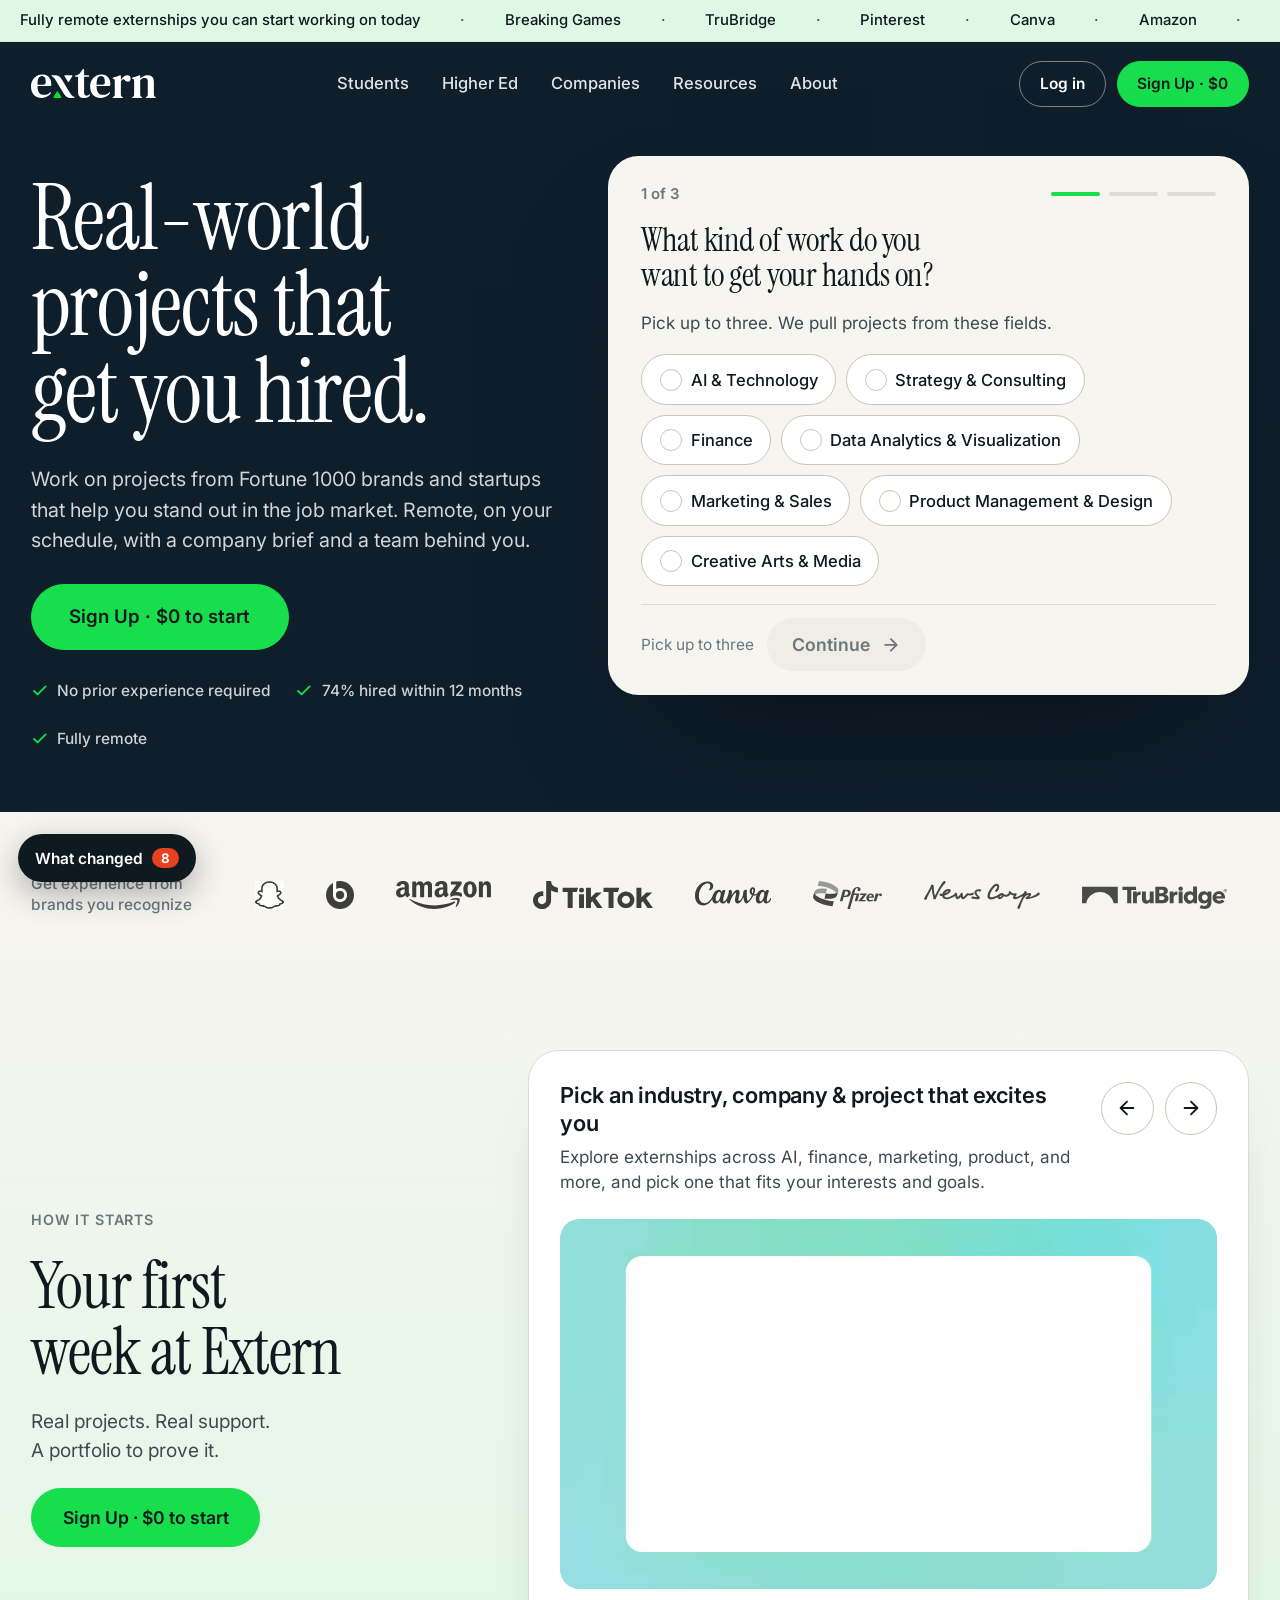
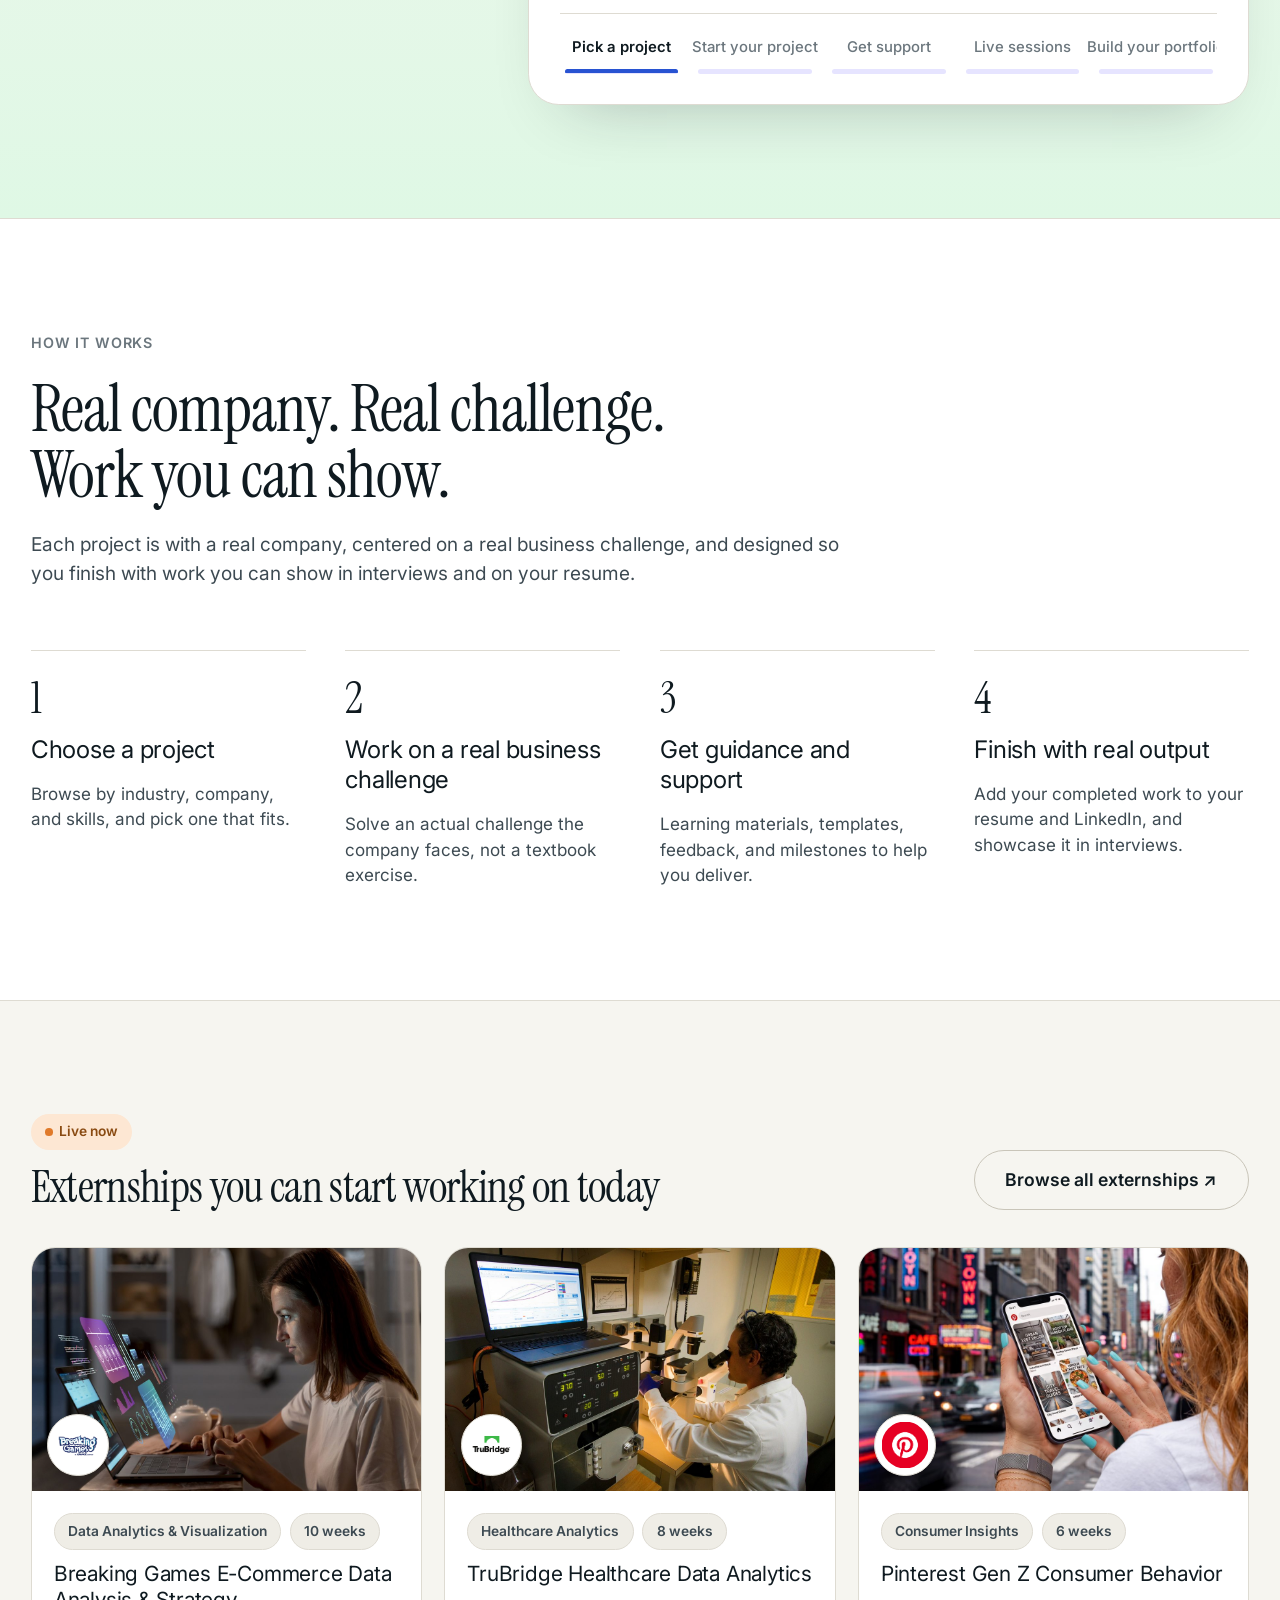
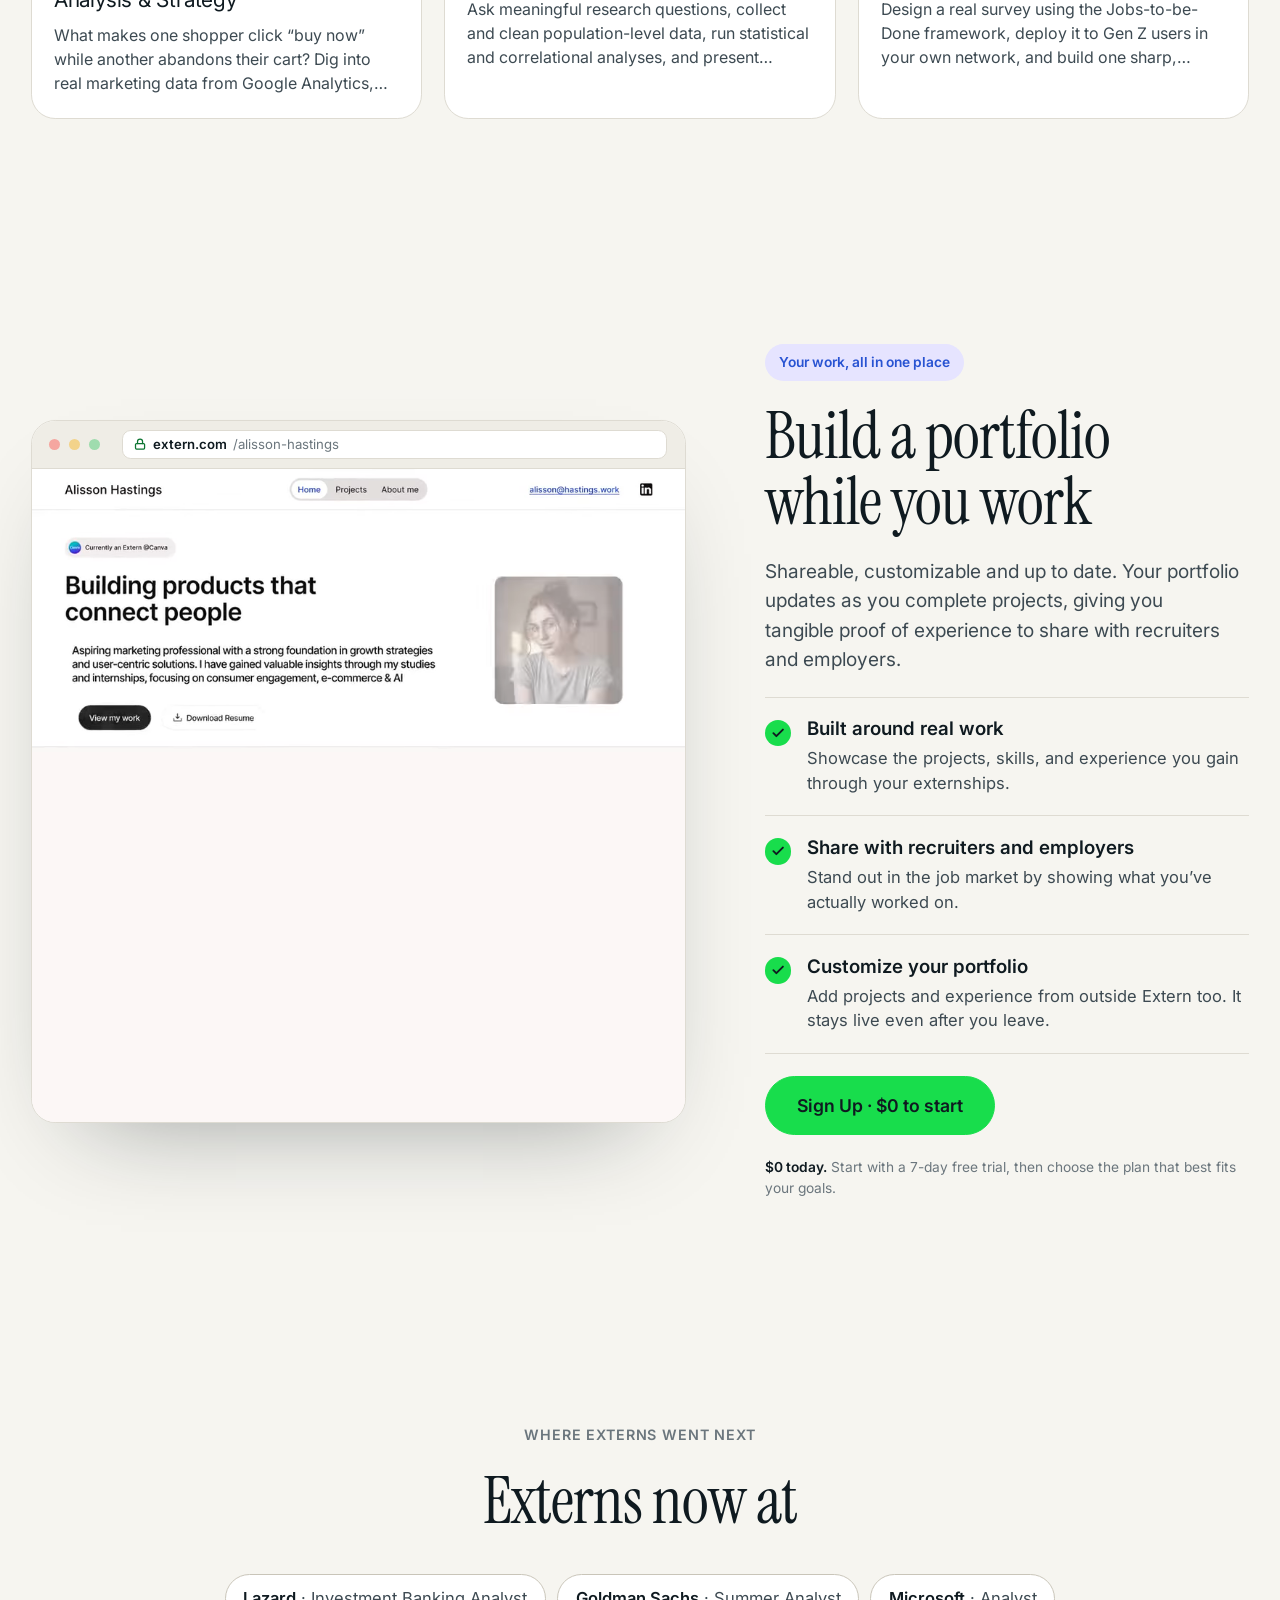
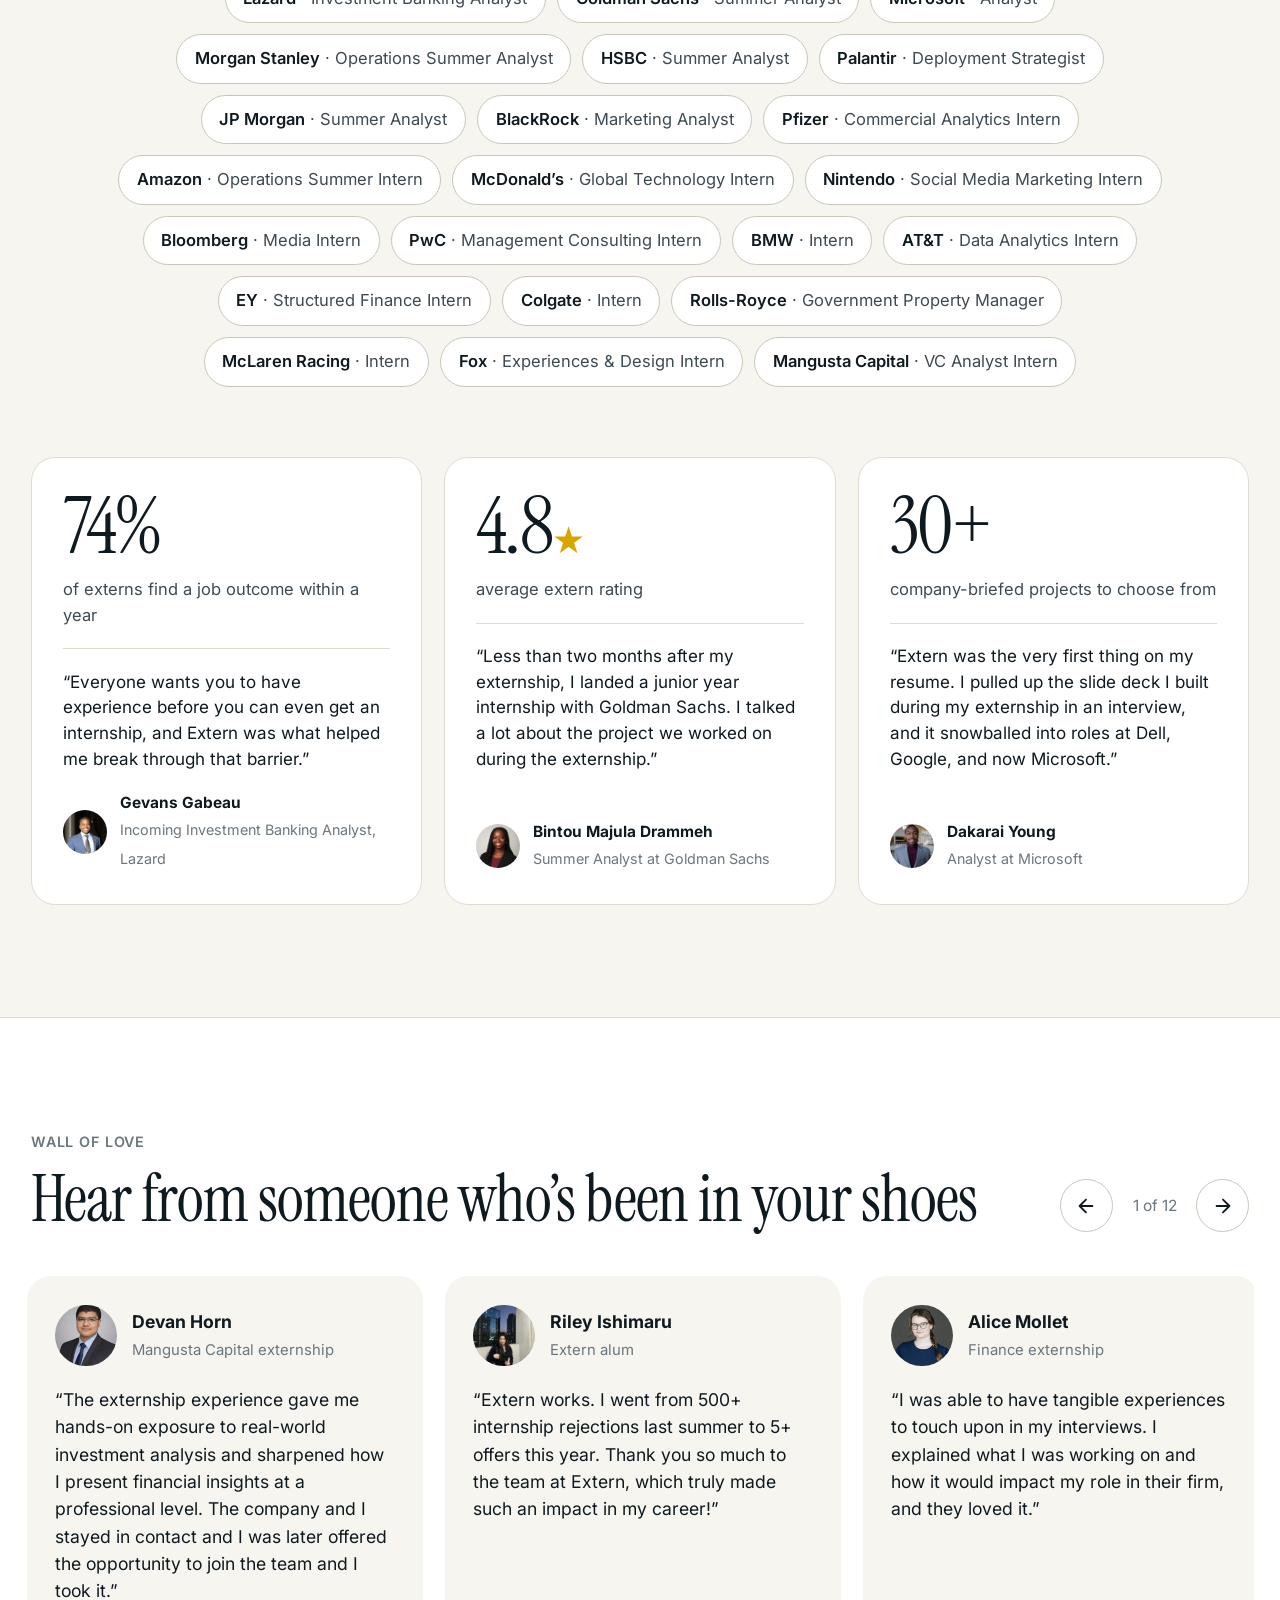
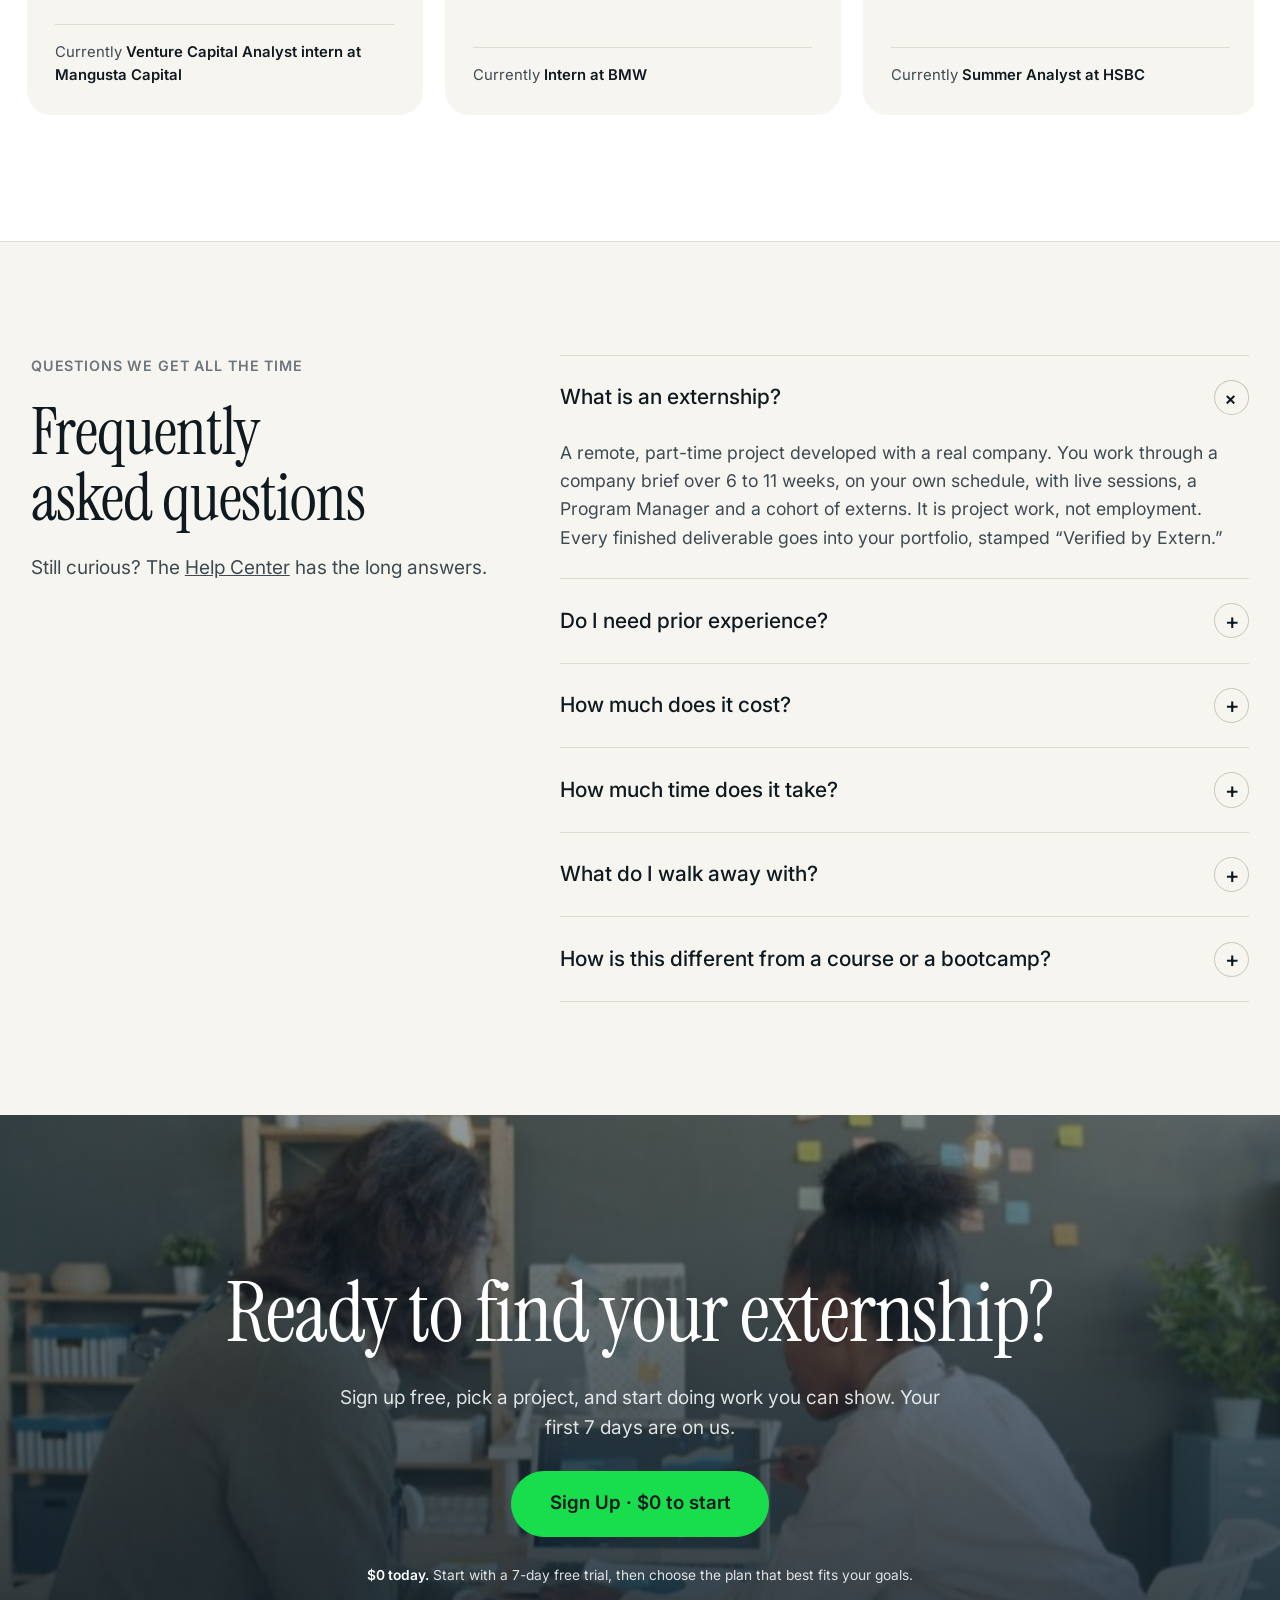
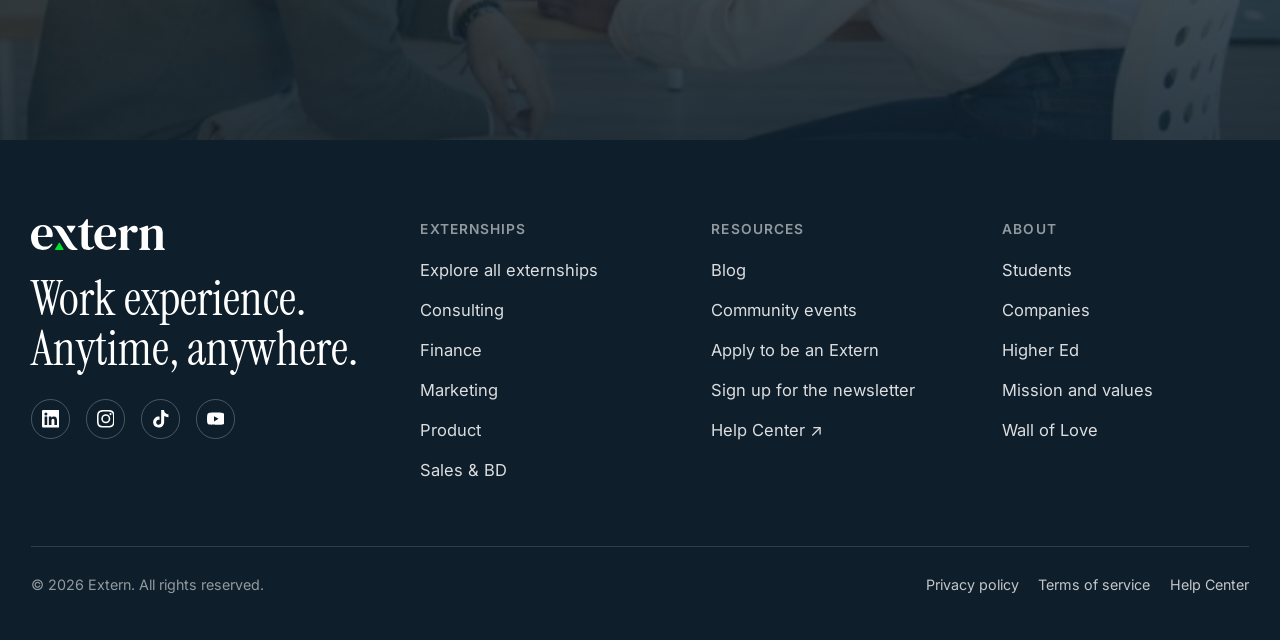
<file: v2.html>
<!doctype html>
<html lang="en">
<head>
<meta charset="utf-8">
<meta name="viewport" content="width=device-width, initial-scale=1">
<meta name="robots" content="noindex,nofollow">
<title>Extern · Matcher v2 (design review)</title>
<meta name="description" content="Work on projects from Fortune 1000 brands and startups that help you stand out in the job market. Sign up free.">
<link rel="icon" href="assets/extern_mark.svg">
<link rel="preconnect" href="https://fonts.googleapis.com">
<link rel="preconnect" href="https://fonts.gstatic.com" crossorigin>
<link href="https://fonts.googleapis.com/css2?family=Instrument+Serif:ital@0;1&family=Inter:wght@400;500;600;700&display=swap" rel="stylesheet">
<style>
:root{
  --cream:#f6f5f0;--cream2:#efede6;--paper:#fff;
  --ink:#0f1a20;--ink2:#3d4a52;--muted:#6b767d;--line:#dedbd2;--line2:#c9c5b9;
  --deep:#0e1e2b;--deep2:#14303e;
  --green:#18dd4c;--green-dk:#0fc43f;--green-soft:#dff8e5;--green-tx:#0b7431;
  --blue:#2853d2;--peach:#fde7d3;--lav:#e6e4ff;
  --r:22px;--rs:14px;--wrapmax:1360px;
}
@media (min-width:1800px){:root{--wrapmax:1560px}}
/* Desktop renders at 110%: Jay picked this scale in Chrome (2026-09-27). Phones keep 100%. */
@media (min-width:948px){html{zoom:1.1}}
*{box-sizing:border-box}
html{scroll-behavior:smooth;-webkit-text-size-adjust:100%}
body{margin:0;background:var(--cream);color:var(--ink);font-family:Inter,system-ui,-apple-system,"Segoe UI",sans-serif;font-size:17px;line-height:1.55;-webkit-font-smoothing:antialiased}
img{max-width:100%;display:block}
a{color:inherit;text-decoration:none}
button{font-family:inherit;cursor:pointer}
p{margin:0}
h1,h2,h3{margin:0;font-weight:400}
.serif{font-family:"Instrument Serif",Georgia,serif;font-weight:400;letter-spacing:-.015em}
.wrap{max-width:var(--wrapmax);margin:0 auto;padding:0 28px}
section{padding:clamp(80px,8vw,120px) 0}
.eyebrow{font-size:13px;font-weight:600;letter-spacing:.06em;text-transform:uppercase;color:var(--muted)}
h1{font-size:clamp(46px,6.4vw,96px);line-height:.96;letter-spacing:-.02em;text-wrap:balance}
h2{font-size:clamp(38px,4.6vw,68px);line-height:1.02;letter-spacing:-.015em;text-wrap:balance}
h3{font-size:22px;line-height:1.25;letter-spacing:-.01em}
.lead{font-size:clamp(17px,1.35vw,20px);line-height:1.55;color:var(--ink2);text-wrap:pretty}
.fine{font-size:13px;color:var(--muted);line-height:1.5}
.terms{font-size:14px;color:var(--ink2);line-height:1.5}.terms b{color:var(--ink);font-weight:600}

/* buttons */
.btn{display:inline-flex;align-items:center;justify-content:center;gap:10px;height:54px;padding:0 28px;border-radius:999px;font-weight:600;font-size:16px;white-space:nowrap;border:1.5px solid transparent;transition:transform .15s,background .15s,color .15s,border-color .15s}
.btn:active{transform:scale(.98)}
.btn.primary{background:var(--green);color:var(--ink);border-color:var(--green)}
.btn.primary:hover{background:var(--green-dk);border-color:var(--green-dk)}
.btn.ghost{background:transparent;color:var(--ink);border-color:var(--line2)}
.btn.ghost:hover{background:rgba(15,26,32,.05)}
.btn.ghost.onDark{color:#fff;border-color:rgba(255,255,255,.45)}
.btn.ghost.onDark:hover{background:rgba(255,255,255,.1)}
.btn.sm{height:42px;padding:0 18px;font-size:14px}
.btn.lg{height:60px;padding:0 34px;font-size:17px}
.btn:focus-visible,a:focus-visible,button:focus-visible{outline:3px solid var(--blue);outline-offset:3px}
.onDark .btn:focus-visible,.onDark a:focus-visible{outline-color:#fff}

/* marquee bar */
.bar{background:var(--green-soft);color:var(--ink);font-size:13.5px;font-weight:500;overflow:hidden;height:38px;display:flex;align-items:center;border-bottom:1px solid rgba(15,26,32,.06)}
.bar .track{display:flex;gap:0;white-space:nowrap;animation:marq 42s linear infinite;will-change:transform}
.bar .track span{padding:0 18px}
.bar .track span::after{content:"·";margin-left:36px;color:var(--green-tx)}
@keyframes marq{to{transform:translateX(-50%)}}

/* nav */
.nav{height:76px;display:flex;align-items:center;justify-content:space-between;gap:24px}
.nav .logo img{height:26px;width:auto}
.nav ul{list-style:none;margin:0;padding:0;display:flex;gap:30px;align-items:center}
.nav ul a{font-size:15px;font-weight:500;color:rgba(255,255,255,.88)}
.nav ul a:hover{color:#fff}
.nav .acts{display:flex;gap:10px;align-items:center}
.burger{display:none;width:44px;height:44px;border:0;background:transparent;color:#fff;align-items:center;justify-content:center;border-radius:12px}
.burger svg{width:26px;height:26px}
.menu{display:none}
.menu.open{display:flex;flex-direction:column;gap:6px;padding:8px 0 20px}
.menu a{padding:12px 8px;border-radius:12px;color:#fff;font-size:17px;font-weight:500}
.menu a:hover{background:rgba(255,255,255,.08)}

/* hero */
.hero{background:var(--deep);color:#fff;padding:0;position:relative;overflow:hidden}
.hero .wrap{position:relative}
.heroGrid{display:grid;grid-template-columns:minmax(0,1.05fr) minmax(0,1fr);grid-template-rows:auto auto;column-gap:40px;align-items:start;padding:40px 0 0;position:relative}
.heroCopy{display:flex;flex-direction:column;gap:26px;padding-bottom:36px;position:relative;z-index:2;grid-column:1;grid-row:1}
.heroCopy .lead{color:rgba(255,255,255,.82);max-width:560px;font-size:clamp(17px,1.4vw,21px)}
.heroCopy .lead .short{display:none}
.heroCopy .row{display:flex;gap:12px;flex-wrap:wrap;align-items:center}
.trust{display:flex;gap:22px;flex-wrap:wrap;font-size:14px;color:rgba(255,255,255,.8);font-weight:500}
.trust span{display:inline-flex;gap:8px;align-items:center}
.trust svg{width:16px;height:16px;flex:0 0 auto;color:var(--green)}
.heroArt{position:relative;align-self:stretch;grid-column:2;grid-row:1/3}
.heroArt .photo{position:absolute;inset:0 calc((min(var(--wrapmax),100vw) - 100vw)/2 - 28px) 0 0;border-radius:var(--r) 0 0 0;overflow:hidden}
.heroArt .photo img{width:100%;height:100%;object-fit:cover;object-position:55% 35%;transform:scale(1.02);animation:kenburns 14s ease-out forwards}
@keyframes kenburns{to{transform:scale(1.08)}}
.heroArt .photo::after{content:"";position:absolute;inset:0;background:linear-gradient(180deg,rgba(14,30,43,0) 45%,rgba(14,30,43,.75) 100%)}
.bigline{grid-column:1/3;grid-row:2;position:relative;z-index:3;padding:0 0 44px;pointer-events:none;text-align:right;font-size:clamp(56px,8.6vw,150px);line-height:.86;letter-spacing:-.02em;color:#fff}
.bigline b{font-weight:400;display:block}
.bigline .l,.bigline .m,.bigline .r{padding:0}
.bigline .tw{display:inline-block;opacity:0;transform:translateY(24px);animation:rise .9s cubic-bezier(.2,.7,.2,1) forwards}
.bigline .tw:nth-child(2){animation-delay:.25s}.bigline .tw:nth-child(3){animation-delay:.5s}
@keyframes rise{to{opacity:1;transform:none}}
.cap{position:absolute;right:0;bottom:14px;z-index:4;font-size:12px;color:rgba(255,255,255,.6)}

/* logo strip */
.logos{padding:56px 0 20px}
.logos .inner{display:flex;align-items:center;gap:34px;flex-wrap:wrap;justify-content:space-between}
.logos p{font-size:14px;color:var(--muted);font-weight:500;max-width:150px;line-height:1.35}
.logos ul{list-style:none;margin:0;padding:0;display:flex;gap:38px;flex-wrap:wrap;align-items:center;justify-content:center;flex:1}
.logos img{height:26px;width:auto;opacity:.75;filter:grayscale(1) contrast(1.1)}
.logos li:hover img{opacity:1;filter:none}

/* generic split */
.split{display:grid;grid-template-columns:1fr 1fr;gap:64px;align-items:center}
.split>*{min-width:0}
.split.top{align-items:start}
.stack{display:flex;flex-direction:column;gap:20px;align-items:flex-start}
.stack.c{align-items:center;text-align:center}

/* first week: journey card */
.fw{background:linear-gradient(180deg,var(--cream) 0%,var(--green-soft) 100%)}
.fw .split{grid-template-columns:minmax(0,.8fr) minmax(0,1.35fr);align-items:center}
.jcard{min-width:0;background:var(--paper);border:1px solid var(--line);border-radius:28px;padding:28px;display:flex;flex-direction:column;gap:22px;box-shadow:0 30px 60px -36px rgba(15,26,32,.3)}
.jhead{display:flex;justify-content:space-between;gap:18px;align-items:flex-start}
.jhead h3{font-size:20px;line-height:1.25;letter-spacing:-.01em;font-weight:600}
.jhead p{font-size:15.5px;color:var(--ink2);line-height:1.5;margin-top:6px;max-width:640px}
.jhead .arrows{flex:0 0 auto}
.jmedia{position:relative;aspect-ratio:16/9;border-radius:18px;overflow:hidden;background:linear-gradient(135deg,#dff8e5 0%,#b9efe6 50%,#d8e6ff 100%)}
.jmedia video,.jmedia img{position:absolute;inset:0;width:100%;height:100%;object-fit:cover;opacity:0;transition:opacity .35s}
.jmedia video.on,.jmedia img.on{opacity:1}
.jtabs{display:flex;min-width:0;gap:10px;border-top:1px solid var(--line);padding-top:16px;overflow-x:auto;scrollbar-width:none}
.jtabs::-webkit-scrollbar{display:none}
.jtabs button{flex:1 1 0;min-width:0;white-space:nowrap;background:transparent;border:0;padding:6px 4px 0;display:flex;flex-direction:column;gap:12px;align-items:center;color:var(--muted);font-size:13.5px;font-weight:500;transition:color .15s}
.jtabs button:hover{color:var(--ink)}
.jtabs button.on{color:var(--ink);font-weight:600}
.jtabs .pb{width:100%;height:4px;border-radius:999px;background:var(--lav);overflow:hidden;position:relative}
.jtabs .pb i{position:absolute;inset:0;background:var(--blue);transform-origin:left;transform:scaleX(0)}
.jtabs button.on .pb i{animation:fill var(--dur,12s) linear forwards}
.jtabs button.done .pb i{transform:scaleX(1);background:var(--blue);opacity:.35}
@keyframes fill{to{transform:scaleX(1)}}

/* how it works */
.how{background:var(--paper);border-top:1px solid var(--line);border-bottom:1px solid var(--line)}
.how .head{max-width:760px;margin-bottom:56px}
.g4{display:grid;grid-template-columns:repeat(4,minmax(0,1fr));gap:36px}
.step{display:flex;flex-direction:column;gap:14px;padding-top:22px;border-top:1px solid var(--line)}
.step .num{font-family:"Instrument Serif",Georgia,serif;font-size:40px;line-height:1;color:var(--ink)}
.step p{color:var(--ink2);font-size:15.5px;line-height:1.5}

.tag{display:inline-flex;align-items:center;gap:6px;font-size:12.5px;font-weight:600;border-radius:999px;padding:6px 12px;background:var(--cream2);color:var(--ink2);border:1px solid var(--line)}
.tag.ex{background:#fff;color:var(--muted)}
.tag.live{background:var(--peach);color:#8a4b12;border-color:transparent}
.tag.live::before{content:"";width:7px;height:7px;border-radius:50%;background:#e07a2a}
.tag.g{background:var(--green-soft);color:var(--green-tx);border-color:transparent}
.tag.b{background:var(--lav);color:var(--blue);border-color:transparent}

/* live projects head */
.feat .head{display:flex;justify-content:space-between;align-items:flex-end;gap:24px;flex-wrap:wrap;margin-bottom:34px}

/* matcher (conversational questionnaire) */
.match{background:var(--deep);color:#fff;padding:56px 0 96px;margin-top:-1px}
.match .intro{display:flex;flex-direction:column;gap:14px;align-items:center;text-align:center;max-width:880px;margin:0 auto 44px}
.match .intro h2{font-size:clamp(38px,4.2vw,64px)}

.match .intro .lead{color:rgba(255,255,255,.78)}
.mcard{background:var(--cream);color:var(--ink);border-radius:32px;display:grid;grid-template-columns:minmax(0,.62fr) minmax(0,1.38fr);overflow:hidden;box-shadow:0 60px 120px -60px rgba(0,0,0,.6);min-height:min(720px,82vh)}
.mrail{background:var(--cream2);padding:44px 40px;display:flex;flex-direction:column;gap:18px;border-right:1px solid var(--line)}
.mrail .who{display:flex;gap:10px;align-items:center;font-size:13px;font-weight:600;color:var(--muted)}
.mrail .who img{width:28px;height:28px;border-radius:50%;background:#fff;border:1px solid var(--line);padding:5px}
.mb{background:#fff;border-radius:18px 18px 18px 6px;padding:18px 20px;font-size:17px;line-height:1.5;box-shadow:0 8px 24px rgba(15,26,32,.06);max-width:100%}
.mb.q{color:var(--ink2)}
.mb.me{background:var(--ink);color:#fff;border-radius:18px 18px 6px 18px;align-self:flex-end;display:flex;flex-wrap:wrap;gap:6px}
.mb.me span{background:rgba(255,255,255,.14);border-radius:999px;padding:4px 10px;font-size:13px;font-weight:500}
.mb.enter{animation:pop .35s cubic-bezier(.2,.7,.2,1)}
@keyframes pop{from{opacity:0;transform:translateY(8px) scale(.98)}to{opacity:1;transform:none}}
.mget{list-style:none;margin:4px 0 0;padding:0;display:flex;flex-direction:column;gap:10px}
.mget li{display:flex;gap:10px;align-items:flex-start;font-size:15.5px;color:var(--ink2);line-height:1.45}
.mget li::before{content:"";width:18px;height:18px;border-radius:50%;background:var(--green-soft);flex:0 0 auto;margin-top:2px;background-image:url("data:image/svg+xml;utf8,<svg xmlns='http://www.w3.org/2000/svg' viewBox='0 0 24 24' fill='none' stroke='%230b7431' stroke-width='3' stroke-linecap='round' stroke-linejoin='round'><path d='M20 6 9 17l-5-5'/></svg>");background-size:10px;background-position:center;background-repeat:no-repeat}
.mrail .hint{margin-top:auto;font-size:13px;color:var(--muted);line-height:1.5}
.mmain{padding:48px 56px 44px;display:flex;flex-direction:column;gap:32px;min-width:0}
.mtop{display:flex;justify-content:space-between;align-items:center;gap:16px;font-size:14.5px;font-weight:600;color:var(--muted)}
.mprog{display:flex;gap:8px;flex:1;max-width:260px}
.mprog i{height:4px;flex:1;border-radius:999px;background:var(--line);position:relative;overflow:hidden}
.mprog i::after{content:"";position:absolute;inset:0;background:var(--ink);transform:scaleX(0);transform-origin:left;transition:transform .45s cubic-bezier(.2,.7,.2,1)}
.mprog i.done::after,.mprog i.on::after{transform:scaleX(1)}
.mprog i.on::after{background:var(--green)}
.mstep{display:none;flex-direction:column;gap:28px;flex:1}
.mstep.on{display:flex;animation:stepin .4s cubic-bezier(.2,.7,.2,1)}
@keyframes stepin{from{opacity:0;transform:translateX(18px)}to{opacity:1;transform:none}}
.mstep h3{font-family:"Instrument Serif",Georgia,serif;font-weight:400;font-size:clamp(32px,3.6vw,58px);line-height:1.05;letter-spacing:-.015em;text-wrap:balance}
.mstep .sub{font-size:18px;color:var(--ink2)}
.opts{display:flex;flex-wrap:wrap;gap:12px}
.opts button{border:1.5px solid var(--line2);background:#fff;color:var(--ink);border-radius:999px;padding:0 24px;height:62px;font-size:18px;font-weight:500;display:inline-flex;align-items:center;gap:10px;transition:all .15s;text-align:left}
.opts button:hover{border-color:var(--ink)}
.opts button i{width:20px;height:20px;border-radius:50%;border:1.5px solid var(--line2);display:inline-flex;align-items:center;justify-content:center;flex:0 0 auto;transition:all .15s}
.opts button i svg{width:11px;height:11px;opacity:0}
.opts button.on{background:var(--ink);color:#fff;border-color:var(--ink)}
.opts button.on i{background:var(--green);border-color:var(--green)}
.opts button.on i svg{opacity:1}
.opts.single button{height:auto;min-height:62px;padding:16px 24px;border-radius:20px;width:100%;max-width:560px}
.opts button[disabled]{opacity:.45;cursor:not-allowed}
.mfoot{display:flex;justify-content:space-between;align-items:center;gap:14px;margin-top:auto;padding-top:22px;border-top:1px solid var(--line);flex-wrap:wrap}
.mfoot .back{background:transparent;border:0;color:var(--ink2);font-size:15px;font-weight:500;display:inline-flex;gap:8px;align-items:center;padding:8px 4px}
.mfoot .back:hover{color:var(--ink)}
.mfoot .back[hidden],.mfoot .btn[hidden],.mfoot .cue[hidden]{display:none}
.mfoot .right{display:flex;gap:12px;align-items:center;flex-wrap:wrap;justify-content:flex-end}
.mfoot .cue{font-size:14px;color:var(--muted)}
.btn.next[disabled]{background:var(--cream2);border-color:var(--cream2);color:var(--muted);cursor:not-allowed}
.mres{display:grid;grid-template-columns:repeat(3,minmax(0,1fr));gap:14px}
.rcard{background:#fff;border:1px solid var(--line);border-radius:22px;padding:20px;display:flex;flex-direction:column;gap:12px;position:relative}
.rcard.top{border-color:var(--ink)}
.rcard .pick{position:absolute;top:14px;right:14px;font-size:11.5px;font-weight:700;letter-spacing:.04em;text-transform:uppercase;background:var(--green-soft);color:var(--green-tx);border-radius:999px;padding:5px 9px}
.rcard img{width:52px;height:52px;border-radius:14px;object-fit:cover;background:#fff;box-shadow:0 6px 18px rgba(15,26,32,.1)}
.rcard h4{margin:0;font-size:17px;line-height:1.3;font-weight:600}
.rcard .meta{font-size:13px;color:var(--muted)}
.rcard .why{font-size:14px;line-height:1.5;color:var(--ink2);flex:1}
.rcard .why b{color:var(--ink);font-weight:600}
.rcard .btn{width:100%}
.mecho{font-size:15px;color:var(--ink2);display:flex;flex-wrap:wrap;gap:6px;align-items:center}
.mecho .goals{display:contents}
.mecho span{background:#fff;border:1px solid var(--line);border-radius:999px;padding:5px 11px;font-size:13.5px;color:var(--ink);font-weight:500}

.live3{display:grid;grid-template-columns:repeat(3,minmax(0,1fr));gap:20px;margin-top:22px}
.pcard{background:var(--paper);border:1px solid var(--line);border-radius:var(--r);overflow:hidden;display:flex;flex-direction:column;transition:transform .2s,box-shadow .2s}
.pcard:hover{transform:translateY(-3px);box-shadow:0 22px 40px -20px rgba(15,26,32,.25)}
.pcard .img{position:relative;aspect-ratio:16/10;overflow:hidden}
.pcard .img img{width:100%;height:100%;object-fit:cover}
.pcard .img .sq{position:absolute;left:14px;bottom:14px;width:56px;height:56px;border-radius:50%;background:#fff;object-fit:contain;padding:6px;box-shadow:0 6px 16px rgba(0,0,0,.18)}
.pcard .b{padding:20px;display:flex;flex-direction:column;gap:10px;flex:1}
.pcard .b h3{font-size:19px}
.pcard .b p{font-size:14.5px;color:var(--ink2);line-height:1.5;display:-webkit-box;-webkit-line-clamp:3;-webkit-box-orient:vertical;overflow:hidden}
.pcard .meta{display:flex;gap:8px;flex-wrap:wrap}

/* portfolio section */
.pf .split{grid-template-columns:minmax(0,1.15fr) minmax(0,.85fr);gap:72px}
.browser{background:#fff;border:1px solid var(--line);border-radius:22px;overflow:hidden;box-shadow:0 40px 90px -50px rgba(15,26,32,.45)}
.browser .top{height:44px;display:flex;align-items:center;gap:8px;padding:0 16px;border-bottom:1px solid var(--line);background:var(--cream2)}
.browser .top i{width:10px;height:10px;border-radius:50%;background:var(--line2);display:inline-block}
.browser .top i:nth-child(1){background:#f5a6a0}.browser .top i:nth-child(2){background:#f3d38a}.browser .top i:nth-child(3){background:#9fdcae}
.browser .url{margin-left:12px;flex:1;height:26px;border-radius:8px;background:#fff;border:1px solid var(--line);font-size:12px;color:var(--muted);display:flex;align-items:center;padding:0 10px;gap:6px}
.browser .url b{color:var(--ink);font-weight:600}
.browser .url svg{width:11px;height:11px;color:var(--green-tx)}
.browser video,.browser img{display:block;width:100%;aspect-ratio:1/1;object-fit:cover}
.pfl{list-style:none;margin:0;padding:0;display:flex;flex-direction:column;border-top:1px solid var(--line)}
.pfl li{display:flex;gap:14px;padding:18px 0;border-bottom:1px solid var(--line)}
.pfl li i{width:24px;height:24px;border-radius:50%;background:var(--green);flex:0 0 auto;display:inline-flex;align-items:center;justify-content:center;margin-top:2px}
.pfl li i svg{width:13px;height:13px}
.pfl li b{display:block;font-size:17px;font-weight:600;line-height:1.3}
.pfl li span{display:block;font-size:15px;color:var(--ink2);line-height:1.5;margin-top:4px}

/* outcomes */
.out .cloud{display:flex;flex-wrap:wrap;gap:10px;justify-content:center;max-width:980px;margin:36px auto 0}
.out .cloud span{border:1px solid var(--line2);border-radius:999px;padding:10px 16px;font-size:15px;color:var(--ink2);background:var(--paper)}
.out .cloud span b{color:var(--ink);font-weight:600}
.statq{display:grid;grid-template-columns:repeat(3,minmax(0,1fr));gap:20px;margin-top:64px}
.sq{background:var(--paper);border:1px solid var(--line);border-radius:var(--r);padding:28px;display:flex;flex-direction:column;gap:18px}
.sq .big{font-family:"Instrument Serif",Georgia,serif;font-size:72px;line-height:.95;letter-spacing:-.02em}
.sq .big small{font-size:34px;color:#d9a400}
.sq .lab{font-size:15px;color:var(--ink2);margin-top:-6px}
.sq blockquote{margin:0;border-top:1px solid var(--line);padding-top:18px;font-size:15.5px;line-height:1.5;color:var(--ink)}
.sq .who{display:flex;gap:12px;align-items:center;margin-top:auto}
.sq .who img{width:40px;height:40px;border-radius:50%;object-fit:cover}
.sq .who b{display:block;font-size:14px}.sq .who span{font-size:13px;color:var(--muted)}

/* testimonial carousel */
.tst{background:var(--paper);border-top:1px solid var(--line);border-bottom:1px solid var(--line)}
.tst .head{display:flex;justify-content:space-between;align-items:flex-end;gap:20px;margin-bottom:36px;flex-wrap:wrap}
.arrows{display:flex;gap:10px;align-items:center}
.arrows button{width:48px;height:48px;flex:0 0 auto;border-radius:50%;border:1px solid var(--line2);background:transparent;display:inline-flex;align-items:center;justify-content:center;color:var(--ink)}
.arrows button:hover{background:var(--ink);color:#fff;border-color:var(--ink)}
.arrows .cnt{font-size:14px;color:var(--muted);min-width:56px;text-align:center}
.rail{display:flex;gap:20px;overflow-x:auto;scroll-snap-type:x mandatory;scrollbar-width:none;padding:4px 4px 12px;margin:0 -4px}
.rail::-webkit-scrollbar{display:none}
.tcard{flex:0 0 360px;scroll-snap-align:start;background:var(--cream);border-radius:var(--r);padding:26px;display:flex;flex-direction:column;gap:18px;min-height:340px}
.tcard .who{display:flex;gap:14px;align-items:center}
.tcard .who img{width:56px;height:56px;border-radius:50%;object-fit:cover}
.tcard .who b{display:block;font-size:16px}.tcard .who span{font-size:13.5px;color:var(--muted)}
.tcard blockquote{margin:0;font-size:16px;line-height:1.55;color:var(--ink)}
.tcard .now{margin-top:auto;font-size:13.5px;color:var(--ink2);border-top:1px solid var(--line);padding-top:14px}
.tcard .now b{color:var(--ink);font-weight:600}

/* faq */
.faq .split{grid-template-columns:.8fr 1.2fr;align-items:start}
.acc{border-top:1px solid var(--line)}
.acc details{border-bottom:1px solid var(--line)}
.acc summary{list-style:none;cursor:pointer;padding:22px 0;font-size:19px;font-weight:500;display:flex;justify-content:space-between;gap:20px;align-items:center}
.acc summary::-webkit-details-marker{display:none}
.acc summary i{width:32px;height:32px;border-radius:50%;border:1px solid var(--line2);display:inline-flex;align-items:center;justify-content:center;flex:0 0 auto;transition:transform .2s}
.acc summary i::before{content:"+";font-style:normal;font-size:20px;line-height:1;color:var(--ink)}
.acc details[open] summary i{transform:rotate(45deg)}
.acc .a{padding:0 0 24px;color:var(--ink2);font-size:16px;line-height:1.6;max-width:640px}

/* closing */
.close{position:relative;color:#fff;overflow:hidden;padding:0}
.close img{position:absolute;inset:0;width:100%;height:100%;object-fit:cover}
.close::after{content:"";position:absolute;inset:0;background:linear-gradient(180deg,rgba(14,30,43,.45),rgba(14,30,43,.85))}
.close .wrap{position:relative;z-index:2;padding-top:140px;padding-bottom:140px;display:flex;flex-direction:column;align-items:center;text-align:center;gap:26px}
.close h2{font-size:clamp(44px,6vw,84px)}
.close .lead{color:rgba(255,255,255,.85);max-width:560px}

/* footer */
footer{background:var(--deep);color:#fff;padding:72px 0 40px}
footer .top{display:grid;grid-template-columns:1.4fr repeat(3,minmax(0,1fr));gap:40px}
footer .tag2{font-family:"Instrument Serif",Georgia,serif;font-size:clamp(34px,3.4vw,46px);line-height:1.05;margin-top:22px;max-width:360px}
footer h4{margin:0 0 14px;font-size:12.5px;font-weight:600;letter-spacing:.08em;text-transform:uppercase;color:rgba(255,255,255,.55)}
footer ul{list-style:none;margin:0;padding:0;display:flex;flex-direction:column;gap:10px}
footer ul a{font-size:15px;color:rgba(255,255,255,.85)}footer ul a:hover{color:#fff}
footer .soc{display:flex;gap:14px;margin-top:22px}
footer .soc a{width:36px;height:36px;border-radius:50%;border:1px solid rgba(255,255,255,.25);display:inline-flex;align-items:center;justify-content:center}
footer .soc svg{width:16px;height:16px;fill:#fff}
footer .bot{display:flex;justify-content:space-between;gap:20px;flex-wrap:wrap;margin-top:56px;padding-top:24px;border-top:1px solid rgba(255,255,255,.14);font-size:13px;color:rgba(255,255,255,.55)}
footer .bot a{color:rgba(255,255,255,.75);margin-left:18px}

/* sticky mobile */
.sticky{display:none}

/* scroll-driven headline grow */
@supports (animation-timeline: view()) {
  @media (prefers-reduced-motion:no-preference){
    .grow{animation:grow linear both;animation-timeline:view();animation-range:entry 0% entry 70%;transform-origin:left bottom}
    .stack.c .grow,.close .grow{transform-origin:center bottom}
    @keyframes grow{from{opacity:.25;transform:scale(.9) translateY(14px)}to{opacity:1;transform:none}}
  }
}

/* reveal */
.rv{opacity:0;transform:translateY(18px);transition:opacity .7s ease,transform .7s cubic-bezier(.2,.7,.2,1)}
.rv.in{opacity:1;transform:none}

@media (max-width:1024px){
  .g4{grid-template-columns:repeat(2,minmax(0,1fr))}
  .statq{grid-template-columns:1fr}
  .live3{grid-template-columns:1fr}
  footer .top{grid-template-columns:1fr 1fr}
}
@media (max-width:860px){
  section{padding:72px 0}
  .nav ul{display:none}
  .nav .acts .ghost{display:none}
  .burger{display:inline-flex}
  .heroGrid{grid-template-columns:1fr;gap:0;padding-top:12px}
  .heroCopy{padding-bottom:26px;gap:18px}
  .heroCopy .lead .full{display:none}.heroCopy .lead .short{display:inline}
  .heroCopy .lead{font-size:17px}
  .heroCopy .row{flex-direction:column;align-items:stretch;gap:10px}
  .heroCopy .row .btn{width:100%}
  .heroCopy .row .btn.ghost{height:50px}
  .trust{gap:6px 14px;font-size:13px}
  .heroArt{height:420px;margin:0 -28px}
  .heroArt .photo{inset:0;border-radius:24px 24px 0 0}
  .heroArt .photo img{object-position:55% 30%}
  .heroArt{grid-column:1;grid-row:2}
  .bigline{position:absolute;left:0;right:0;bottom:26px;grid-column:1;padding:0 20px;font-size:clamp(52px,15vw,74px)}
  .cap{right:20px;bottom:8px}
  .split,.fw .split,.faq .split,.pf .split{grid-template-columns:1fr;gap:36px}
  .match{padding:40px 0 56px}
  .mcard{min-height:0}
  .mmain{padding:24px 20px 22px;gap:22px}
  .mstep h3{font-size:clamp(30px,8.6vw,38px)}
  .mstep .sub{font-size:15.5px}
  .opts button{height:50px;font-size:15px;padding:0 16px}
  .mcard{grid-template-columns:1fr;border-radius:24px;min-height:0}
  .mrail{border-right:0;border-bottom:1px solid var(--line);padding:16px 20px;gap:10px}
  .mrail .hint,.mrail .mb.q,.mrail .who,.mrail .mget{display:none}
  .mrail:not(:has([data-echo])){display:none}
  .mres{grid-template-columns:1fr}
  .mfoot .right{width:100%;justify-content:space-between}
  .mfoot .btn{flex:1}
  .logos .inner{flex-direction:column;align-items:flex-start;gap:22px}
  .logos p{max-width:none}
  .logos ul{justify-content:flex-start;gap:26px}
  .logos img{height:22px}
  .jcard{padding:18px;border-radius:22px}
  .jhead{flex-direction:column-reverse;gap:12px}
  .jhead .arrows{align-self:flex-end}
  .jtabs button{min-width:132px;font-size:13.5px}
  .pf .split{gap:36px}
  .browser .top{height:38px}
  .tcard{flex-basis:300px;min-height:0}
  .live3{display:flex;overflow-x:auto;scroll-snap-type:x mandatory;scrollbar-width:none;gap:14px;margin:22px -28px 0;padding:0 28px 8px}
  .live3::-webkit-scrollbar{display:none}
  .live3 .pcard{flex:0 0 82%;scroll-snap-align:start}
  .out .cloud{display:grid;grid-auto-flow:column;grid-template-rows:repeat(3,auto);gap:8px;justify-content:start;overflow-x:auto;scrollbar-width:none;margin:28px -28px 0;padding:0 28px 8px;max-width:none}
  .out .cloud::-webkit-scrollbar{display:none}
  .out .cloud span{white-space:nowrap;font-size:14px;padding:9px 14px}
  .sticky{display:flex;position:fixed;left:0;right:0;bottom:0;z-index:50;padding:10px 16px calc(10px + env(safe-area-inset-bottom));background:rgba(246,245,240,.92);backdrop-filter:blur(12px);border-top:1px solid var(--line);gap:12px;align-items:center;justify-content:space-between;transform:translateY(110%);transition:transform .3s}
  .sticky.show{transform:none}
  .sticky .t{font-size:13px;color:var(--ink2);line-height:1.3}
  .sticky .t b{display:block;color:var(--ink);font-size:14px}
  .sticky .btn{flex:0 0 auto}
  body{padding-bottom:72px}
}
@media (max-width:480px){
  h1{font-size:clamp(40px,11.5vw,52px)}
  h2{font-size:clamp(34px,9.6vw,44px)}
  .bigline{font-size:clamp(46px,14.5vw,64px)}
  .heroArt{height:400px}
  .g4{grid-template-columns:1fr}
  .sq .big{font-size:60px}
}
@media (prefers-reduced-motion:reduce){
  *{animation:none!important;transition:none!important}
  .rv{opacity:1;transform:none}
  .bigline .tw{opacity:1;transform:none}
  .bar .track{animation:none}
  .jtabs button.on .pb i{transform:scaleX(1)}
}

/* ===== v2: matcher in the hero ===== */
.heroGrid{grid-template-columns:minmax(0,.9fr) minmax(0,1.1fr);grid-template-rows:auto;column-gap:48px;align-items:start;padding:28px 0 56px}
.heroCopy{grid-row:1;padding-bottom:0;padding-top:18px}
.heroCopy .lead{max-width:520px}
.heroCopy .row{position:relative}
.heroArt,.bigline,.cap{display:none}
.heroMatch{grid-column:2;grid-row:1;position:relative;z-index:2}
.hcard{background:var(--cream);color:var(--ink);border-radius:28px;box-shadow:0 60px 120px -60px rgba(0,0,0,.6);display:flex;flex-direction:column;min-height:420px;overflow:hidden;text-align:left}
.hcard .mmain{padding:24px 30px 22px;gap:16px;flex:1}
.hcard .mtop{font-size:13.5px;position:relative;flex-wrap:wrap}
.hcard .mprog{max-width:150px}
.hcard .mstep{gap:16px}
.hcard .mstep h3{font-size:clamp(26px,2.35vw,36px);position:relative}
.hcard .mstep .sub{font-size:15.5px}
.hcard .mstep .sub.small{font-size:13.5px;color:var(--muted)}
.hcard .opts{gap:9px}
.hcard .opts button{height:46px;font-size:15px;padding:0 16px;gap:8px}
.hcard .opts.single button{min-height:46px;padding:11px 16px;max-width:none;border-radius:16px}
.hcard .mfoot{padding-top:12px}
.hcard .btn.next{height:48px;padding:0 22px}
.hcard.flash{animation:flash 1s ease-out}
@keyframes flash{0%{box-shadow:0 0 0 0 rgba(24,221,76,0)}25%{box-shadow:0 0 0 7px rgba(24,221,76,.6)}100%{box-shadow:0 60px 120px -60px rgba(0,0,0,.6)}}
/* results */
.hcard .mres{display:flex;flex-direction:column;gap:8px;position:relative}
.hcard .mecho{font-size:14px}
.hcard .mecho span{font-size:12.5px;padding:4px 10px}
.mecho .goals{background:none;border:0;padding:0;font-size:inherit;color:inherit;font-weight:400}
.rlist{display:flex;flex-direction:column;gap:8px}
.rrow{display:grid;grid-template-columns:44px minmax(0,1fr) auto;gap:4px 14px;align-items:center;background:#fff;border:1px solid var(--line);border-radius:16px;padding:12px 14px}
.rrow.top{border-color:var(--ink);padding:16px;box-shadow:0 14px 34px -22px rgba(15,26,32,.45)}
.rrow img{width:44px;height:44px;border-radius:11px;object-fit:cover;background:#fff;border:1px solid var(--line);padding:3px;align-self:start}
.rrow .rt{min-width:0;display:flex;flex-direction:column;gap:2px}
.rrow h4{margin:0;font-size:15px;font-weight:600;line-height:1.3}
.rrow.top h4{font-size:16.5px}
.rrow .meta{font-size:12.5px;color:var(--muted)}
.rrow .pick{align-self:flex-start;font-size:10.5px;font-weight:700;letter-spacing:.05em;text-transform:uppercase;background:var(--green-soft);color:var(--green-tx);border-radius:999px;padding:3px 8px;margin-bottom:3px}
.rrow .why{margin:6px 0 0;font-size:13.5px;line-height:1.5;color:var(--ink2)}
.rrow .why b{color:var(--ink);font-weight:600}
.rrow .ract{position:relative;align-self:center}
.rrow .btn.sm{height:40px;padding:0 16px;font-size:14px}
.rall{margin:2px 0 0;text-align:center;position:relative}
.lnk{background:transparent;border:0;color:var(--ink);font-size:13.5px;font-weight:600;text-decoration:underline;text-underline-offset:3px;padding:6px 2px;white-space:nowrap}
.lnk:hover{color:var(--green-tx)}
/* sign-up step */
.pickline{display:flex;align-items:center;gap:12px;background:#fff;border:1px solid var(--line);border-radius:14px;padding:10px 12px}
.pickline img{width:40px;height:40px;border-radius:10px;object-fit:cover}
.pickline div{flex:1;min-width:0;display:flex;flex-direction:column}
.pickline b{font-size:14.5px;line-height:1.3}
.pickline span{font-size:12.5px;color:var(--muted)}
.su{display:flex;flex-direction:column;gap:12px;max-width:440px}
.gbtn{height:50px;background:#fff;border-color:var(--line2);gap:12px}
.gbtn svg{width:20px;height:20px}
.or{display:flex;align-items:center;gap:12px;color:var(--muted);font-size:13px}
.or::before,.or::after{content:"";flex:1;height:1px;background:var(--line)}
.field{display:flex;flex-direction:column;gap:6px;font-size:13px;font-weight:600;color:var(--ink2)}
.field input{height:50px;border:1.5px solid var(--line2);border-radius:12px;padding:0 14px;font:inherit;font-size:16px;background:#fff;color:var(--ink)}
.field input:focus{outline:none;border-color:var(--ink)}
.su .btn.primary{height:50px}
.terms{font-size:12.5px;color:var(--muted);line-height:1.5;margin:0;position:relative}
/* review aid: pins + what-changed panel */
.pin{display:none;position:absolute;top:-10px;right:-10px;width:26px;height:26px;border-radius:50%;background:#e8411f;color:#fff;font-size:13px;font-weight:700;align-items:center;justify-content:center;box-shadow:0 2px 8px rgba(0,0,0,.3);z-index:5;pointer-events:none;font-family:Inter,sans-serif;line-height:1}
.pin.l{right:auto;left:-10px}
body.pins .pin{display:flex}
.chgbtn{position:fixed;left:16px;bottom:16px;z-index:95;height:44px;padding:0 16px;border-radius:999px;background:var(--ink);color:#fff;border:0;font-size:14px;font-weight:600;display:inline-flex;align-items:center;gap:8px;box-shadow:0 10px 30px rgba(0,0,0,.3)}
.chgbtn b{background:#e8411f;border-radius:999px;padding:2px 8px;font-size:12px}
.chg{position:fixed;left:16px;bottom:70px;z-index:95;width:min(420px,calc(100vw - 32px));max-height:calc(100vh - 100px);overflow:auto;background:#fff;color:var(--ink);border-radius:18px;box-shadow:0 30px 80px rgba(0,0,0,.35);padding:18px 20px;font-size:14px;line-height:1.5}
.chg[hidden]{display:none}
.chgh{display:flex;justify-content:space-between;align-items:center;gap:12px;margin-bottom:8px}
.chgh b{font-size:15px}
.chgh button{background:transparent;border:0;font-size:24px;line-height:1;color:var(--muted)}
.chg ol{padding-left:20px;margin:0;display:flex;flex-direction:column;gap:8px}
.chg ol li::marker{font-weight:700;color:#e8411f}
.chgpins{display:flex;gap:8px;align-items:center;margin-top:12px;font-weight:600}
.chg p{margin:10px 0 0;color:var(--muted);font-size:13px}
.chg a{text-decoration:underline}
@media (max-width:860px){
  .heroGrid{grid-template-columns:1fr;padding:12px 0 28px;gap:18px}
  .heroCopy{grid-row:1}
  .heroMatch{grid-column:1;grid-row:2}
  .hcard{border-radius:22px;min-height:0;box-shadow:0 30px 60px -30px rgba(0,0,0,.6)}
  .mmain{padding:22px 18px 20px;gap:22px}
  .hcard .mstep h3{font-size:clamp(26px,7.6vw,32px)}
  .hcard .opts button{height:46px;font-size:14.5px}
  .rrow{grid-template-columns:40px minmax(0,1fr);gap:4px 12px;padding:12px}
  .rrow img{width:40px;height:40px}
  .rrow .ract{grid-column:2;justify-self:start;margin-top:4px}
  .rrow .btn.sm{height:36px;padding:0 14px;font-size:13.5px}
  .rrow.top{padding:14px}
  .rrow.top .ract{grid-column:1/-1;justify-self:stretch;margin-top:6px}
  .rrow.top .btn{width:100%;height:44px;font-size:14.5px}
  .mecho .goals{display:none}
  .hcard .mecho{font-size:13.5px;gap:4px}
  .hcard .mecho span{font-size:12px;padding:3px 9px}
  .chgbtn{bottom:auto;top:12px;right:12px;height:36px;font-size:12.5px;padding:0 12px}
  .chg{top:56px;bottom:auto;right:12px;left:auto}
  .chgbtn{left:auto}
}
</style>
</head>
<body>

<!-- announcement marquee -->
<div class="bar" aria-hidden="true">
  <div class="track" id="marq">
    <span>Fully remote externships you can start working on today</span><span>Breaking Games</span><span>TruBridge</span><span>Pinterest</span><span>Canva</span><span>Amazon</span><span>Pfizer</span><span>TikTok</span><span>Hydroficient</span><span>No prior experience required</span><span>$0 to start</span>
  </div>
</div>

<header class="hero onDark">
  <div class="wrap">
    <nav class="nav" aria-label="Primary">
      <a class="logo" href="index.html" aria-label="Extern home"><img src="assets/extern_white.svg" alt="Extern"></a>
      <ul>
        <li><a href="students.html">Students</a></li>
        <li><a href="higher-ed.html">Higher Ed</a></li>
        <li><a href="companies.html">Companies</a></li>
        <li><a href="resources.html">Resources</a></li>
        <li><a href="about.html">About</a></li>
      </ul>
      <div class="acts">
        <a class="btn ghost onDark sm" href="https://app.extern.com/sign-in">Log in</a>
        <a class="btn primary sm" href="https://app.extern.com/sign-up" data-cta="nav">Sign Up · $0</a>
        <button class="burger" id="burger" aria-label="Open menu" aria-expanded="false" aria-controls="menu">
          <svg viewBox="0 0 24 24" fill="none" stroke="currentColor" stroke-width="2" stroke-linecap="round"><path d="M4 7h16M4 12h16M4 17h16"/></svg>
        </button>
      </div>
    </nav>
    <div class="menu" id="menu">
      <a href="students.html">Students</a>
      <a href="higher-ed.html">Higher Ed</a>
      <a href="companies.html">Companies</a>
      <a href="resources.html">Resources</a>
      <a href="about.html">About</a>
      <a href="https://app.extern.com/sign-in">Log in</a>
    </div>

    <div class="heroGrid" id="top">
      <div class="heroCopy">
        <h1 class="serif">Real-world projects that get you hired.</h1>
        <p class="lead"><span class="full">Work on projects from Fortune 1000 brands and startups that help you stand out in the job market. Remote, on your schedule, with a company brief and a team behind you.</span><span class="short">Work on projects from Fortune 1000 brands and startups. Remote, on your schedule, with a team behind you.</span></p>
        <div class="row">
          <a class="btn primary lg" href="https://app.extern.com/sign-up" data-cta="hero">Sign Up · $0 to start</a>
        </div>
        <div class="trust">
          <span><svg viewBox="0 0 24 24" fill="none" stroke="currentColor" stroke-width="2.5" stroke-linecap="round" stroke-linejoin="round"><path d="M20 6 9 17l-5-5"/></svg>No prior experience required</span>
          <span><svg viewBox="0 0 24 24" fill="none" stroke="currentColor" stroke-width="2.5" stroke-linecap="round" stroke-linejoin="round"><path d="M20 6 9 17l-5-5"/></svg>74% hired within 12 months</span>
          <span><svg viewBox="0 0 24 24" fill="none" stroke="currentColor" stroke-width="2.5" stroke-linecap="round" stroke-linejoin="round"><path d="M20 6 9 17l-5-5"/></svg>Fully remote</span>
        </div>
      </div>

      <div class="heroMatch" id="match">
        <span class="pin" data-n="1">1</span>
        <div class="hcard" id="mcard" role="region" aria-label="Which externships fit you">
          <div class="mmain">
            <div class="mtop"><span id="mcount">1 of 3</span><div class="mprog" id="mprog"><i class="on"></i><i></i><i></i></div></div>

            <div class="mstep on" data-step="0">
              <h3>What kind of work do you want to get your hands on?</h3>
              <p class="sub">Pick up to three. We pull projects from these fields.</p>
              <div class="opts" data-q="focus" data-max="3"></div>
            </div>
            <div class="mstep" data-step="1">
              <h3>Got it. What do you want to walk away with?</h3>
              <p class="sub">Pick up to three. This decides which projects we surface first.</p>
              <div class="opts" data-q="goal" data-max="3"></div>
            </div>
            <div class="mstep" data-step="2">
              <h3>Last one. Where are you right now?</h3>
              <p class="sub">One pick. We match the level of the project, not just the topic.</p>
              <div class="opts single" data-q="stage" data-max="1"></div>
            </div>
            <div class="mstep" data-step="3">
              <h3 id="rtitle">Here’s where we’d start you.</h3>
              <div class="mecho" id="mecho"></div>
              <div class="mres" id="mres"></div>
              <p class="sub small">Free account, no card. Your pick is selected when you land.</p>
            </div>
            <div class="mstep" data-step="4">
              <h3>Create a free account to open it.</h3>
              <div class="pickline"><img id="plogo" alt=""><div><b id="ptitle"></b><span id="pmeta"></span></div><button type="button" class="lnk" id="pchange">Change</button></div>
              <div class="su">
                <a class="btn ghost gbtn" id="gbtn" href="https://app.extern.com/sign-up"><svg viewBox="0 0 24 24" aria-hidden="true"><path fill="#4285F4" d="M23.5 12.3c0-.8-.1-1.6-.2-2.3H12v4.4h6.5c-.3 1.5-1.1 2.8-2.4 3.6v3h3.9c2.3-2.1 3.5-5.2 3.5-8.7z"/><path fill="#34A853" d="M12 24c3.2 0 6-1.1 8-2.9l-3.9-3c-1.1.7-2.5 1.2-4.1 1.2-3.1 0-5.8-2.1-6.7-5H1.3v3.1C3.3 21.3 7.3 24 12 24z"/><path fill="#FBBC05" d="M5.3 14.3c-.2-.7-.4-1.5-.4-2.3s.1-1.6.4-2.3V6.6H1.3C.5 8.2 0 10 0 12s.5 3.8 1.3 5.4l4-3.1z"/><path fill="#EA4335" d="M12 4.8c1.8 0 3.3.6 4.6 1.8l3.4-3.4C18 1.2 15.2 0 12 0 7.3 0 3.3 2.7 1.3 6.6l4 3.1c.9-2.9 3.6-4.9 6.7-4.9z"/></svg>Continue with Google</a>
                <div class="or"><span>or</span></div>
                <label class="field"><span>Email</span><input type="email" placeholder="you@school.edu" autocomplete="email"></label>
                <a class="btn primary" id="ebtn" href="https://app.extern.com/sign-up">Continue with email</a>
                <p class="terms">$0 to start, no card. We’ll ask how you heard about Extern once you’re in, not before.<span class="pin" data-n="3">3</span></p>
              </div>
            </div>

            <div class="mfoot">
              <button type="button" class="back" id="mback" hidden><svg width="16" height="16" viewBox="0 0 24 24" fill="none" stroke="currentColor" stroke-width="2" stroke-linecap="round" stroke-linejoin="round"><path d="M19 12H5M12 19l-7-7 7-7"/></svg>Back</button>
              <div class="right">
                <span class="cue" id="mcue">Pick at least one to continue</span>
                <button type="button" class="btn primary next" id="mnext" disabled><span>Continue </span><svg width="18" height="18" viewBox="0 0 24 24" fill="none" stroke="currentColor" stroke-width="2.2" stroke-linecap="round" stroke-linejoin="round" aria-hidden="true"><path d="M5 12h14M12 5l7 7-7 7"/></svg></button>
              </div>
            </div>
          </div>
        </div>
      </div>
    </div>
  </div>
</header>

<!-- logo strip -->
<div class="logos">
  <div class="wrap inner rv">
    <p>Get experience from brands you recognize</p>
    <ul aria-label="Partner companies">
      <li><img src="assets/partner_snapchat.png" alt="Snapchat"></li>
      <li><img src="assets/partner_beats.png" alt="Beats by Dre"></li>
      <li><img src="assets/partner_amazon.svg" alt="Amazon"></li>
      <li><img src="assets/partner_tiktok.svg" alt="TikTok"></li>
      <li><img src="assets/partner_canva.svg" alt="Canva"></li>
      <li><img src="assets/partner_pfizer.svg" alt="Pfizer"></li>
      <li><img src="assets/partner_news_corp.svg" alt="News Corp"></li>
      <li><img src="assets/partner_trubridge.svg" alt="TruBridge"></li>
    </ul>
  </div>
</div>

<!-- first week -->
<section class="fw" id="first-week">
  <div class="wrap split">
    <div class="stack rv">
      <span class="eyebrow">How it starts</span>
      <h2 class="serif grow">Your first week at Extern</h2>
      <p class="lead">Real projects. Real support.<br>A portfolio to prove it.</p>
      <a class="btn primary" href="https://app.extern.com/sign-up" data-cta="first-week">Sign Up · $0 to start</a>
    </div>
    <div class="jcard rv" id="journey">
      <div class="jhead">
        <div><h3 id="jt">Pick an industry, company &amp; project that excites you</h3><p id="jd">Explore externships across AI, finance, marketing, product, and more, and pick one that fits your interests and goals.</p></div>
        <div class="arrows">
          <button type="button" id="jprev" aria-label="Previous step"><svg width="20" height="20" viewBox="0 0 24 24" fill="none" stroke="currentColor" stroke-width="2" stroke-linecap="round" stroke-linejoin="round"><path d="M19 12H5M12 19l-7-7 7-7"/></svg></button>
          <button type="button" id="jnext" aria-label="Next step"><svg width="20" height="20" viewBox="0 0 24 24" fill="none" stroke="currentColor" stroke-width="2" stroke-linecap="round" stroke-linejoin="round"><path d="M5 12h14M12 5l7 7-7 7"/></svg></button>
        </div>
      </div>
      <div class="jmedia" id="jmedia"></div>
      <div class="jtabs" id="jtabs" role="tablist" aria-label="Your first week"></div>
    </div>
  </div>
</section>

<!-- how it works -->
<section class="how" id="how">
  <div class="wrap">
    <div class="head stack rv">
      <span class="eyebrow">How it works</span>
      <h2 class="serif grow">Real company. Real challenge. Work you can show.</h2>
      <p class="lead">Each project is with a real company, centered on a real business challenge, and designed so you finish with work you can show in interviews and on your resume.</p>
    </div>
    <div class="g4 rv">
      <div class="step"><span class="num">1</span><h3>Choose a project</h3><p>Browse by industry, company, and skills, and pick one that fits.</p></div>
      <div class="step"><span class="num">2</span><h3>Work on a real business challenge</h3><p>Solve an actual challenge the company faces, not a textbook exercise.</p></div>
      <div class="step"><span class="num">3</span><h3>Get guidance and support</h3><p>Learning materials, templates, feedback, and milestones to help you deliver.</p></div>
      <div class="step"><span class="num">4</span><h3>Finish with real output</h3><p>Add your completed work to your resume and LinkedIn, and showcase it in interviews.</p></div>
    </div>
  </div>
</section>

<!-- live projects -->
<section class="feat" id="projects">
  <div class="wrap">
    <div class="head rv">
      <div class="stack" style="gap:12px">
        <span class="tag live">Live now</span>
        <h2 class="serif grow" style="font-size:clamp(30px,3.2vw,44px)">Externships you can start working on today</h2>
      </div>
      <a class="btn ghost" href="https://www.extern.com/externships">Browse all externships ↗</a>
    </div>
    <div class="live3 rv">
      <a class="pcard" href="https://app.extern.com/sign-up" data-cta="card-breaking">
        <div class="img"><img src="assets/card_breaking.jpg" alt="" loading="lazy"><img class="sq" src="assets/sq_breaking.png" alt="Breaking Games"></div>
        <div class="b">
          <div class="meta"><span class="tag">Data Analytics &amp; Visualization</span><span class="tag">10 weeks</span></div>
          <h3>Breaking Games E-Commerce Data Analysis &amp; Strategy</h3>
          <p>What makes one shopper click “buy now” while another abandons their cart? Dig into real marketing data from Google Analytics, Meta Ads, and Shopify to uncover what drives clicks, conversions, and repeat purchases.</p>
        </div>
      </a>
      <a class="pcard" href="https://app.extern.com/sign-up" data-cta="card-trubridge">
        <div class="img"><img src="assets/card_trubridge.jpg" alt="" loading="lazy"><img class="sq" src="assets/sq_trubridge.png" alt="TruBridge"></div>
        <div class="b">
          <div class="meta"><span class="tag">Healthcare Analytics</span><span class="tag">8 weeks</span></div>
          <h3>TruBridge Healthcare Data Analytics</h3>
          <p>Ask meaningful research questions, collect and clean population-level data, run statistical and correlational analyses, and present findings using AI tools like ChatGPT, Claude, and Gamma.</p>
        </div>
      </a>
      <a class="pcard" href="https://app.extern.com/sign-up" data-cta="card-pinterest">
        <div class="img"><img src="assets/card_pinterest.jpg" alt="" loading="lazy"><img class="sq" src="assets/sq_pinterest.png" alt="Pinterest"></div>
        <div class="b">
          <div class="meta"><span class="tag">Consumer Insights</span><span class="tag">6 weeks</span></div>
          <h3>Pinterest Gen Z Consumer Behavior</h3>
          <p>Design a real survey using the Jobs-to-be-Done framework, deploy it to Gen Z users in your own network, and build one sharp, evidence-backed insight into an advertiser pitch for Pinterest’s own sales team.</p>
        </div>
      </a>
    </div>
  </div>
</section>

<!-- portfolio -->
<section class="pf" id="portfolio">
  <div class="wrap split">
    <div class="browser rv" id="pfbrowser">
      <div class="top"><i></i><i></i><i></i><div class="url"><svg viewBox="0 0 24 24" fill="none" stroke="currentColor" stroke-width="2.5" stroke-linecap="round" stroke-linejoin="round"><rect x="3" y="11" width="18" height="11" rx="2"/><path d="M7 11V7a5 5 0 0 1 10 0v4"/></svg><b>extern.com</b>/alisson-hastings</div></div>
      <video id="pfvid" muted playsinline loop preload="metadata" poster="assets/journey/portfolio-loop-poster.jpg" aria-label="An Extern portfolio filling in as projects are completed">
        <source src="assets/journey/portfolio-loop.webm" type="video/webm">
        <source src="assets/journey/portfolio-loop.mp4" type="video/mp4">
      </video>
    </div>
    <div class="stack rv">
      <span class="tag b">Your work, all in one place</span>
      <h2 class="serif grow">Build a portfolio while you work</h2>
      <p class="lead">Shareable, customizable and up to date. Your portfolio updates as you complete projects, giving you tangible proof of experience to share with recruiters and employers.</p>
      <ul class="pfl">
        <li><i><svg viewBox="0 0 24 24" fill="none" stroke="#0f1a20" stroke-width="3.2" stroke-linecap="round" stroke-linejoin="round"><path d="M20 6 9 17l-5-5"/></svg></i><div><b>Built around real work</b><span>Showcase the projects, skills, and experience you gain through your externships.</span></div></li>
        <li><i><svg viewBox="0 0 24 24" fill="none" stroke="#0f1a20" stroke-width="3.2" stroke-linecap="round" stroke-linejoin="round"><path d="M20 6 9 17l-5-5"/></svg></i><div><b>Share with recruiters and employers</b><span>Stand out in the job market by showing what you’ve actually worked on.</span></div></li>
        <li><i><svg viewBox="0 0 24 24" fill="none" stroke="#0f1a20" stroke-width="3.2" stroke-linecap="round" stroke-linejoin="round"><path d="M20 6 9 17l-5-5"/></svg></i><div><b>Customize your portfolio</b><span>Add projects and experience from outside Extern too. It stays live even after you leave.</span></div></li>
      </ul>
      <a class="btn primary" href="https://app.extern.com/sign-up" data-cta="portfolio">Sign Up · $0 to start</a>
      <p class="terms"><b>$0 today.</b> Start with a 7-day free trial, then choose the plan that best fits your goals.</p>
    </div>
  </div>
</section>

<!-- outcomes -->
<section class="out" id="outcomes">
  <div class="wrap">
    <div class="stack c rv" style="max-width:760px;margin:0 auto">
      <span class="eyebrow">Where externs went next</span>
      <h2 class="serif grow">Externs now at</h2>
    </div>
    <div class="cloud rv" aria-label="Roles externs went on to hold">
      <span><b>Lazard</b> · Investment Banking Analyst</span><span><b>Goldman Sachs</b> · Summer Analyst</span><span><b>Microsoft</b> · Analyst</span><span><b>Morgan Stanley</b> · Operations Summer Analyst</span><span><b>HSBC</b> · Summer Analyst</span><span><b>Palantir</b> · Deployment Strategist</span><span><b>JP Morgan</b> · Summer Analyst</span><span><b>BlackRock</b> · Marketing Analyst</span><span><b>Pfizer</b> · Commercial Analytics Intern</span><span><b>Amazon</b> · Operations Summer Intern</span><span><b>McDonald’s</b> · Global Technology Intern</span><span><b>Nintendo</b> · Social Media Marketing Intern</span><span><b>Bloomberg</b> · Media Intern</span><span><b>PwC</b> · Management Consulting Intern</span><span><b>BMW</b> · Intern</span><span><b>AT&amp;T</b> · Data Analytics Intern</span><span><b>EY</b> · Structured Finance Intern</span><span><b>Colgate</b> · Intern</span><span><b>Rolls-Royce</b> · Government Property Manager</span><span><b>McLaren Racing</b> · Intern</span><span><b>Fox</b> · Experiences &amp; Design Intern</span><span><b>Mangusta Capital</b> · VC Analyst Intern</span>
    </div>
    <div class="statq rv">
      <div class="sq">
        <div class="big">74%</div><div class="lab">of externs find a job outcome within a year</div>
        <blockquote>“Everyone wants you to have experience before you can even get an internship, and Extern was what helped me break through that barrier.”</blockquote>
        <div class="who"><img src="assets/face_gevans-gabeau.jpg" alt=""><div><b>Gevans Gabeau</b><span>Incoming Investment Banking Analyst, Lazard</span></div></div>
      </div>
      <div class="sq">
        <div class="big">4.8<small>★</small></div><div class="lab">average extern rating</div>
        <blockquote>“Less than two months after my externship, I landed a junior year internship with Goldman Sachs. I talked a lot about the project we worked on during the externship.”</blockquote>
        <div class="who"><img src="assets/face_bintou-drammeh.jpg" alt=""><div><b>Bintou Majula Drammeh</b><span>Summer Analyst at Goldman Sachs</span></div></div>
      </div>
      <div class="sq">
        <div class="big">30+</div><div class="lab">company-briefed projects to choose from</div>
        <blockquote>“Extern was the very first thing on my resume. I pulled up the slide deck I built during my externship in an interview, and it snowballed into roles at Dell, Google, and now Microsoft.”</blockquote>
        <div class="who"><img src="assets/face_dakarai-young.png" alt=""><div><b>Dakarai Young</b><span>Analyst at Microsoft</span></div></div>
      </div>
    </div>
  </div>
</section>

<!-- testimonials carousel -->
<section class="tst" id="stories">
  <div class="wrap">
    <div class="head rv">
      <div class="stack" style="gap:12px">
        <span class="eyebrow">Wall of love</span>
        <h2 class="serif grow">Hear from someone who’s been in your shoes</h2>
      </div>
      <div class="arrows">
        <button type="button" id="prev" aria-label="Previous"><svg width="20" height="20" viewBox="0 0 24 24" fill="none" stroke="currentColor" stroke-width="2" stroke-linecap="round" stroke-linejoin="round"><path d="M19 12H5M12 19l-7-7 7-7"/></svg></button>
        <span class="cnt" id="cnt">1 of 12</span>
        <button type="button" id="next" aria-label="Next"><svg width="20" height="20" viewBox="0 0 24 24" fill="none" stroke="currentColor" stroke-width="2" stroke-linecap="round" stroke-linejoin="round"><path d="M5 12h14M12 5l7 7-7 7"/></svg></button>
      </div>
    </div>
    <div class="rail rv" id="rail">
      <div class="tcard"><div class="who"><img src="assets/face_devan-horn.jpg" alt=""><div><b>Devan Horn</b><span>Mangusta Capital externship</span></div></div><blockquote>“The externship experience gave me hands-on exposure to real-world investment analysis and sharpened how I present financial insights at a professional level. The company and I stayed in contact and I was later offered the opportunity to join the team and I took it.”</blockquote><p class="now">Currently <b>Venture Capital Analyst intern at Mangusta Capital</b></p></div>
      <div class="tcard"><div class="who"><img src="assets/face_riley-ishimaru.jpg" alt=""><div><b>Riley Ishimaru</b><span>Extern alum</span></div></div><blockquote>“Extern works. I went from 500+ internship rejections last summer to 5+ offers this year. Thank you so much to the team at Extern, which truly made such an impact in my career!”</blockquote><p class="now">Currently <b>Intern at BMW</b></p></div>
      <div class="tcard"><div class="who"><img src="assets/face_alice-mollet.jpg" alt=""><div><b>Alice Mollet</b><span>Finance externship</span></div></div><blockquote>“I was able to have tangible experiences to touch upon in my interviews. I explained what I was working on and how it would impact my role in their firm, and they loved it.”</blockquote><p class="now">Currently <b>Summer Analyst at HSBC</b></p></div>
      <div class="tcard"><div class="who"><img src="assets/face_gabrielle-villagonzalo.jpg" alt=""><div><b>Gabrielle Villagonzalo</b><span>Extern alum</span></div></div><blockquote>“I love how Extern guides their externs. They’re there with you every step of the way. It’s very beginner friendly and it’s also interactive learning that meets you where you’re at.”</blockquote><p class="now">Currently <b>Incoming Operations Summer Intern at Amazon</b></p></div>
      <div class="tcard"><div class="who"><img src="assets/face_khalid-farah.jpg" alt=""><div><b>Khalid Farah</b><span>Finance externship</span></div></div><blockquote>“The project felt real, practical, useful, and using AI made things easier to understand. Overall, it was a good experience that showed me how things actually work.”</blockquote><p class="now">Currently <b>Private Equity Summer Analyst at Ally Equity Partners</b></p></div>
      <div class="tcard"><div class="who"><img src="assets/face_chance-lim.jpg" alt=""><div><b>Chance Lim</b><span>Extern alum</span></div></div><blockquote>“Gaining real world experience with Extern, I was able to secure 2 full time offers in FinTech and 5 internship offers from Fortune 500 companies as an international student.”</blockquote><p class="now">Currently <b>Associate Product Manager at Sage</b></p></div>
      <div class="tcard"><div class="who"><img src="assets/face_daniel-shaker.jpg" alt=""><div><b>Daniel Shaker</b><span>Finance externship</span></div></div><blockquote>“Overall it was a great experience and great way to learn new skills. They really take the time to guide you and when you’re learning new skills, you’re also learning about the tools which is huge.”</blockquote><p class="now">Currently <b>Incoming Operations Summer Analyst at Morgan Stanley</b></p></div>
      <div class="tcard"><div class="who"><img src="assets/face_alejandra-campos.jpg" alt=""><div><b>Alejandra Campos</b><span>Extern alum</span></div></div><blockquote>“I was only able to get amazing opportunities because I finally had experience on my resume from my externships.”</blockquote><p class="now">Currently <b>Marketing Analyst at BlackRock</b></p></div>
      <div class="tcard"><div class="who"><img src="assets/face_elizabeth-guzman-de-anda.jpg" alt=""><div><b>Elizabeth Guzman De Anda</b><span>Data externship</span></div></div><blockquote>“My Master’s program is more transactional. You do the assignments, you learn the theory, but Extern helped me see how to actually use those skills in a business context.”</blockquote><p class="now">Currently <b>Data &amp; Operations Analyst at University of San Francisco</b></p></div>
      <div class="tcard"><div class="who"><img src="assets/face_garrett-boyce.png" alt=""><div><b>Garrett Boyce</b><span>HP Tech Ventures externship</span></div></div><blockquote>“If I hadn’t done an externship, I’d be spending hours watching YouTube videos to understand which careers I might enjoy! Externships should be a requirement for every college student.”</blockquote><p class="now">Currently <b>Deployment Strategist at Palantir</b></p></div>
      <div class="tcard"><div class="who"><img src="assets/face_alyssa-jhingree.jpg" alt=""><div><b>Alyssa Jhingree</b><span>VC externship</span></div></div><blockquote>“Positive aspects included hands-on experience in structuring investment memos and utilizing AI to streamline content creation. This is the type of experience that matters when interviewing.”</blockquote><p class="now">Currently <b>Intern at McLaren Racing</b></p></div>
      <div class="tcard"><div class="who"><img src="assets/face_sabine-kabuika.png" alt=""><div><b>Sabine Kabuika</b><span>Extern alum</span></div></div><blockquote>“I got to work with real data and present insights that mattered. Those externships gave me the confidence and portfolio to land my next opportunity.”</blockquote><p class="now">Currently <b>Global Technology Intern at McDonald’s</b></p></div>
    </div>
  </div>
</section>

<!-- faq -->
<section class="faq" id="faq">
  <div class="wrap split">
    <div class="stack rv">
      <span class="eyebrow">Questions we get all the time</span>
      <h2 class="serif grow">Frequently asked questions</h2>
      <p class="lead">Still curious? The <a href="https://intercom.help/externhelp/en" style="text-decoration:underline">Help Center</a> has the long answers.</p>
    </div>
    <div class="acc rv">
      <details open><summary>What is an externship?<i></i></summary><div class="a">A remote, part-time project developed with a real company. You work through a company brief over 6 to 11 weeks, on your own schedule, with live sessions, a Program Manager and a cohort of externs. It is project work, not employment. Every finished deliverable goes into your portfolio, stamped “Verified by Extern.”</div></details>
      <details><summary>Do I need prior experience?<i></i></summary><div class="a">No. There is no experience or GPA requirement. Guaranteed acceptance to every externship and project. Learning materials, templates, feedback and milestones are built in.</div></details>
      <details><summary>How much does it cost?<i></i></summary><div class="a">Signing up is free and takes about a minute. Your first project starts with a 7-day free trial. After that you choose the plan that best fits your goals. Paying buys growth and permanence, never access.</div></details>
      <details><summary>How much time does it take?<i></i></summary><div class="a">Externships run 6 to 11 weeks, part-time and fully remote. Live sessions are recorded. Externs regularly finish alongside school or a job.</div></details>
      <details><summary>What do I walk away with?<i></i></summary><div class="a">Real output you can show: a memo, a model, a dashboard, a deck or a prototype, built for a real company. It lives in a shareable portfolio you can send to recruiters, and it stays live even after you leave Extern.</div></details>
      <details><summary>How is this different from a course or a bootcamp?<i></i></summary><div class="a">You are not watching lectures. You are solving an actual challenge the company faces, with the company in the loop, and you finish with work you can put on your resume and talk through in interviews.</div></details>
    </div>
  </div>
</section>

<!-- closing -->
<section class="close onDark">
  <img src="assets/step_do_the_work.jpg" alt="" loading="lazy">
  <div class="wrap rv">
    <h2 class="serif grow">Ready to find your externship?</h2>
    <p class="lead">Sign up free, pick a project, and start doing work you can show. Your first 7 days are on us.</p>
    <a class="btn primary lg" href="https://app.extern.com/sign-up" data-cta="closing">Sign Up · $0 to start</a>
    <p class="terms" style="color:rgba(255,255,255,.85)"><b style="color:#fff">$0 today.</b> Start with a 7-day free trial, then choose the plan that best fits your goals.</p>
  </div>
</section>

<footer>
  <div class="wrap">
    <div class="top">
      <div>
        <img src="assets/extern_white.svg" alt="Extern" style="height:28px;width:auto">
        <p class="tag2">Work experience. Anytime, anywhere.</p>
        <div class="soc">
          <a href="https://www.linkedin.com/company/externhq/" aria-label="LinkedIn"><svg viewBox="0 0 24 24"><path d="M20.45 20.45h-3.55v-5.57c0-1.33-.03-3.04-1.85-3.04-1.85 0-2.14 1.45-2.14 2.94v5.67H9.36V9h3.41v1.56h.05c.48-.9 1.64-1.85 3.37-1.85 3.6 0 4.27 2.37 4.27 5.46v6.28zM5.34 7.43a2.06 2.06 0 1 1 0-4.12 2.06 2.06 0 0 1 0 4.12zM7.12 20.45H3.56V9h3.56v11.45zM22.22 0H1.77C.79 0 0 .77 0 1.73v20.54C0 23.23.79 24 1.77 24h20.45c.98 0 1.78-.77 1.78-1.73V1.73C24 .77 23.2 0 22.22 0z"/></svg></a>
          <a href="https://www.instagram.com/externhq/" aria-label="Instagram"><svg viewBox="0 0 24 24"><path d="M12 2.16c3.2 0 3.58.01 4.85.07 3.25.15 4.77 1.69 4.92 4.92.06 1.27.07 1.65.07 4.85s-.01 3.58-.07 4.85c-.15 3.23-1.66 4.77-4.92 4.92-1.27.06-1.64.07-4.85.07s-3.58-.01-4.85-.07c-3.26-.15-4.77-1.7-4.92-4.92C2.17 15.58 2.16 15.2 2.16 12s.01-3.58.07-4.85C2.38 3.92 3.9 2.38 7.15 2.23 8.42 2.17 8.8 2.16 12 2.16zM12 0C8.74 0 8.33.01 7.05.07 2.7.27.27 2.69.07 7.05.01 8.33 0 8.74 0 12s.01 3.67.07 4.95c.2 4.36 2.62 6.78 6.98 6.98C8.33 23.99 8.74 24 12 24s3.67-.01 4.95-.07c4.35-.2 6.78-2.62 6.98-6.98.06-1.28.07-1.69.07-4.95s-.01-3.67-.07-4.95c-.2-4.35-2.62-6.78-6.98-6.98C15.67.01 15.26 0 12 0zm0 5.84A6.16 6.16 0 1 0 12 18.16 6.16 6.16 0 0 0 12 5.84zM12 16a4 4 0 1 1 0-8 4 4 0 0 1 0 8zm6.4-11.85a1.44 1.44 0 1 0 0 2.88 1.44 1.44 0 0 0 0-2.88z"/></svg></a>
          <a href="https://www.tiktok.com/@externhq" aria-label="TikTok"><svg viewBox="0 0 24 24"><path d="M12.53.02C13.84 0 15.14.01 16.44 0c.08 1.53.63 3.09 1.75 4.17 1.12 1.11 2.7 1.62 4.24 1.79v4.03c-1.44-.05-2.89-.35-4.2-.97-.57-.26-1.1-.59-1.62-.93-.01 2.92.01 5.84-.02 8.75-.08 1.4-.54 2.79-1.35 3.94-1.31 1.92-3.58 3.17-5.91 3.21-1.43.08-2.86-.31-4.08-1.03-2.02-1.19-3.44-3.37-3.65-5.71-.02-.5-.03-1-.01-1.49.18-1.9 1.12-3.72 2.58-4.96 1.66-1.44 3.98-2.13 6.15-1.72.02 1.48-.04 2.96-.04 4.44-.99-.32-2.15-.23-3.02.37-.63.41-1.11 1.04-1.36 1.75-.21.51-.15 1.07-.14 1.61.24 1.64 1.82 3.02 3.5 2.87 1.12-.01 2.19-.66 2.77-1.61.19-.33.4-.67.41-1.06.1-1.79.06-3.57.07-5.36.01-4.03-.01-8.05.02-12.07z"/></svg></a>
          <a href="https://www.youtube.com/@externhq" aria-label="YouTube"><svg viewBox="0 0 24 24"><path d="M23.5 6.19a3.02 3.02 0 0 0-2.12-2.14C19.5 3.55 12 3.55 12 3.55s-7.5 0-9.38.5A3.02 3.02 0 0 0 .5 6.19C0 8.07 0 12 0 12s0 3.93.5 5.81a3.02 3.02 0 0 0 2.12 2.14c1.88.5 9.38.5 9.38.5s7.5 0 9.38-.5a3.02 3.02 0 0 0 2.12-2.14C24 15.93 24 12 24 12s0-3.93-.5-5.81zM9.55 15.57V8.43L15.82 12l-6.27 3.57z"/></svg></a>
        </div>
      </div>
      <div><h4>Externships</h4><ul>
        <li><a href="https://www.extern.com/externships">Explore all externships</a></li>
        <li><a href="https://www.extern.com/explore/consulting">Consulting</a></li>
        <li><a href="https://www.extern.com/explore/finance">Finance</a></li>
        <li><a href="https://www.extern.com/explore/marketing">Marketing</a></li>
        <li><a href="https://www.extern.com/explore/product">Product</a></li>
        <li><a href="https://www.extern.com/explore/sales-business-development">Sales &amp; BD</a></li>
      </ul></div>
      <div><h4>Resources</h4><ul>
        <li><a href="https://www.extern.com/blog">Blog</a></li>
        <li><a href="https://www.extern.com/events">Community events</a></li>
        <li><a href="https://app.extern.com/sign-up">Apply to be an Extern</a></li>
        <li><a href="https://www.extern.com/the-edge-newsletter/join">Sign up for the newsletter</a></li>
        <li><a href="https://intercom.help/externhelp/en">Help Center ↗</a></li>
      </ul></div>
      <div><h4>About</h4><ul>
        <li><a href="students.html">Students</a></li>
        <li><a href="companies.html">Companies</a></li>
        <li><a href="higher-ed.html">Higher Ed</a></li>
        <li><a href="about.html">Mission and values</a></li>
        <li><a href="https://www.extern.com/wall-of-love">Wall of Love</a></li>
      </ul></div>
    </div>
    <div class="bot">
      <span>© 2026 Extern. All rights reserved.</span>
      <span><a href="https://www.extern.com/privacy-policy">Privacy policy</a><a href="https://www.extern.com/terms-of-service">Terms of service</a><a href="https://intercom.help/externhelp/en">Help Center</a></span>
    </div>
  </div>
</footer>

<div class="sticky" id="sticky">
  <div class="t"><b>See which externships fit you</b>3 questions, then your three picks</div>
  <button type="button" class="btn primary" data-open-matcher data-cta="sticky">Start</button>
  <span class="pin" data-n="2">2</span>
</div>

<button type="button" class="chgbtn" id="chgbtn" aria-expanded="false">What changed <b>8</b></button>
<aside class="chg" id="chg" hidden>
  <div class="chgh"><b>Matcher v2 vs today’s matcher arm</b><button type="button" id="chgx" aria-label="Close">×</button></div>
  <ol>
    <li><b>Matcher in the hero.</b> The first question sits where the quiz sits on Dishita’s arm, above the fold, on desktop and phone. The hero photo, the separate dark matcher section and every “Find my externship” button are gone.</li>
    <li><b>The sticky bar scrolls back to the matcher</b> instead of linking to app sign-up (phone only, appears once the card is off screen).</li>
    <li><b>“How did you hear about us” is out of sign-up.</b> Asked on the platform after the account exists.</li>
    <li><b>One primary CTA on results.</b> Three picks in one card style. The top pick leads with “Start with [company] · $0”. The other two get a small “Open” button.</li>
    <li><b>“Or open all three”</b> as a link under the list. Sign up without choosing, top pick carried as the default.</li>
    <li><b>Phone results stack vertically,</b> top pick first. No swipe rail.</li>
    <li><b>Answers advance on their own.</b> The single-pick question moves on as soon as you tap. The two pick-up-to-three questions move on when the third pick lands. Continue stays for one or two picks.</li>
    <li><b>Not visible here:</b> fix the Canva and Pinterest catalog fallback, check the LinkedIn, Instagram and TikTok in-app browsers, add per-question tracking.</li>
  </ol>
  <p><b>Oct 15 review:</b> no “Find my externship” button anywhere, the card itself is on the page on phone too, all three questions stay and the counter reads “1 of 3” like today.</p>
  <label class="chgpins"><input type="checkbox" id="pins"> Show numbered pins on the page</label>
  <p>Today’s version for comparison: <a href="index.html">index.html</a>. Buttons on the sign-up step link to the real sign-up page with the picks attached.</p>
</aside>

<script>
(function(){
  var reduce=window.matchMedia('(prefers-reduced-motion: reduce)').matches;

  // marquee: duplicate content once for a seamless loop
  var m=document.getElementById('marq'); m.innerHTML+=m.innerHTML;

  // mobile menu
  var burger=document.getElementById('burger'),menu=document.getElementById('menu');
  burger.addEventListener('click',function(){var o=menu.classList.toggle('open');burger.setAttribute('aria-expanded',o);});

  // reveal on scroll
  var rv=document.querySelectorAll('.rv');
  if(reduce||!('IntersectionObserver' in window)){rv.forEach(function(e){e.classList.add('in')});}
  else{var io=new IntersectionObserver(function(es){es.forEach(function(e){if(e.isIntersecting){e.target.classList.add('in');io.unobserve(e.target);}})},{rootMargin:'0px 0px -8% 0px',threshold:.08});rv.forEach(function(e){io.observe(e)});}

  // first week: journey card (videos from the live homepage)
  var J=[
    {label:'Pick a project',title:'Pick an industry, company & project that excites you',d:'Explore externships across AI, finance, marketing, product, and more, and pick one that fits your interests and goals.',v:'pick-a-project',ms:20042},
    {label:'Start your project',title:'Meet the company and start doing the work',d:'Meet the company, understand the problem you’re solving, and start making an impact from day one.',v:'start-your-project',ms:12542},
    {label:'Get support',title:'Meet your Program Manager & community',d:'Connect with your Program Manager and fellow externs, ask questions, and get feedback and support as you work.',v:'get-support',ms:12542},
    {label:'Live sessions',title:'Join live sessions & events',d:'Meet company leaders, join project sessions and workshops, and connect with externs from around the world.',v:'live-sessions',ms:15042},
    {label:'Build your portfolio',title:'Build a shareable portfolio as you work',d:'Your work automatically becomes part of a shareable portfolio. Recruiters can see what you’ve actually built.',v:'build-your-portfolio',ms:20042}
  ];
  var jm=document.getElementById('jmedia'),jtabs=document.getElementById('jtabs'),jt=document.getElementById('jt'),jd=document.getElementById('jd'),jcur=0,jtimer=null,jpaused=false,jvis=false;
  J.forEach(function(st,i){
    var b=document.createElement('button');b.type='button';b.setAttribute('role','tab');b.innerHTML='<span>'+st.label+'</span><span class="pb"><i></i></span>';b.style.setProperty('--dur',st.ms+'ms');b.addEventListener('click',function(){jshow(i,true)});jtabs.appendChild(b);
    if(reduce){var im=document.createElement('img');im.src='assets/journey/'+st.v+'-poster.webp';im.alt='';jm.appendChild(im);}
    else{var v=document.createElement('video');v.muted=true;v.playsInline=true;v.setAttribute('playsinline','');v.setAttribute('muted','');v.preload=i===0?'auto':'metadata';v.poster='assets/journey/'+st.v+'-poster.webp';v.innerHTML='<source src="assets/journey/'+st.v+'.webm" type="video/webm"><source src="assets/journey/'+st.v+'.mp4" type="video/mp4">';v.addEventListener('ended',function(){if(!jpaused)jshow((jcur+1)%J.length)});jm.appendChild(v);}
  });
  var jmedia=[].slice.call(jm.children),jbtns=[].slice.call(jtabs.children);
  function jshow(i,user){
    jcur=i;jt.textContent=J[i].title;jd.textContent=J[i].d;
    jbtns.forEach(function(b,k){b.classList.toggle('on',k===i);b.classList.toggle('done',k<i);b.setAttribute('aria-selected',k===i);var bar=b.querySelector('.pb i');bar.style.animation='none';void bar.offsetWidth;bar.style.animation='';});
    jmedia.forEach(function(m,k){m.classList.toggle('on',k===i);if(m.tagName==='VIDEO'){if(k===i){try{m.currentTime=0}catch(e){}if(jvis&&!reduce){m.play().catch(function(){})}}else{m.pause()}}});
    if(user&&jbtns[i].scrollIntoView){jbtns[i].scrollIntoView({block:'nearest',inline:'center',behavior:'smooth'})}
    if(reduce){clearTimeout(jtimer);jtimer=setTimeout(function(){jshow((jcur+1)%J.length)},J[i].ms)}
  }
  document.getElementById('jnext').addEventListener('click',function(){jshow((jcur+1)%J.length,true)});
  document.getElementById('jprev').addEventListener('click',function(){jshow((jcur-1+J.length)%J.length,true)});
  var fw=document.getElementById('journey');
  fw.addEventListener('mouseenter',function(){jpaused=true;var v=jmedia[jcur];if(v.tagName==='VIDEO')v.pause();});
  fw.addEventListener('mouseleave',function(){jpaused=false;var v=jmedia[jcur];if(v.tagName==='VIDEO'&&jvis)v.play().catch(function(){});});
  if('IntersectionObserver' in window){new IntersectionObserver(function(es){es.forEach(function(e){jvis=e.isIntersecting;var v=jmedia[jcur];if(v.tagName==='VIDEO'){if(jvis&&!jpaused)v.play().catch(function(){});else v.pause();}})},{threshold:.25}).observe(fw);}else{jvis=true}
  jshow(0);

  // conversational matcher
  var PROG=[
    {slug:'canva',co:'Canva',logo:'assets/co_canva.png',title:'Canva Data Visualization & AI Design',weeks:'6 weeks',focus:['Creative Arts & Media','Data Analytics & Visualization'],gives:[1,2],why:'Infographics and interactive data stories built with Canva and Flourish, shown at the Canva AI Design Challenge.'},
    {slug:'imh',co:'Institute of Mental Health',logo:'assets/co_institute_of_mental_health.png',title:'Healthcare Operations & Consulting',weeks:'6 weeks',focus:['Strategy & Consulting'],gives:[3,5],why:'Map how care coordination really works and hand the team recommendations they can act on.'},
    {slug:'bereal',co:'BeReal',logo:'assets/co_bereal.png',title:'BeReal Product Management',weeks:'8 weeks',focus:['Product Management & Design'],gives:[1,3],why:'Benchmark competitors, design a growth feature and defend a product recommendation.'},
    {slug:'beats',co:'Beats by Dre',logo:'assets/co_beats_by_dr_dre.png',title:'Beats by Dre Consumer Behavior & Market Analysis',weeks:'8 weeks',focus:['Data Analytics & Visualization','Marketing & Sales'],gives:[1,2],why:'Design a survey, analyze real consumer data with AI tools and explain what makes people buy.'},
    {slug:'amazon',co:'Amazon',logo:'assets/co_amazon.png',title:'Amazon Operational Strategy & People Analytics',weeks:'8 weeks',focus:['Data Analytics & Visualization','Strategy & Consulting'],gives:[1,0],why:'Scrape real employee reviews, run sentiment analysis in Python and recommend how Amazon keeps new hires.'},
    {slug:'hydroficient',co:'Hydroficient',logo:'assets/co_hydroficient.png',title:'Hydroficient IoT Cyber Defense',weeks:'8 weeks',focus:['AI & Technology'],gives:[2,0],why:'Attack and defend real IoT infrastructure, then hand the company a security playbook.'},
    {slug:'yinan',co:'Yinan Zhao',logo:'assets/co_yinan_zhao.png',title:'Value Investing & Financial Modeling',weeks:'11 weeks',focus:['Finance'],gives:[2,0,5],why:'Read the 10-K, build the model in Excel, set a price target and pitch an investment memo to a panel.'},
    {slug:'tiktok',co:'TikTok',logo:'assets/co_tiktok.png',title:'TikTok Social Media Content & Brand Strategy',weeks:'6 weeks',focus:['Marketing & Sales','Creative Arts & Media'],gives:[1,3],why:'Define a brand’s voice and build the content system, hooks and captions behind it.'},
    {slug:'pfizer',co:'Pfizer',logo:'assets/co_pfizer.png',title:'Pfizer Advanced: AI-Powered Document Insights',weeks:'10 weeks',focus:['AI & Technology','Data Analytics & Visualization'],gives:[1,2],adv:true,why:'Prototype document intelligence with OCR, LLMs and RAG on real enterprise PDF workflows.'},
    {slug:'breaking',co:'Breaking Games',logo:'assets/sq_breaking.png',title:'Breaking Games E-Commerce Data Analysis & Strategy',weeks:'10 weeks',focus:['Data Analytics & Visualization','Marketing & Sales'],gives:[2,0],why:'Real Google Analytics, Meta Ads and Shopify data. Find the drop-offs and turn them into revenue.'},
    {slug:'trubridge',co:'TruBridge',logo:'assets/sq_trubridge.png',title:'TruBridge Healthcare Data Analytics',weeks:'8 weeks',focus:['Data Analytics & Visualization'],gives:[2,3],why:'Ask a research question, clean population-level data and present findings with AI tools.'},
    {slug:'pinterest',co:'Pinterest',logo:'assets/sq_pinterest.png',title:'Pinterest Gen Z Consumer Behavior',weeks:'6 weeks',focus:['Marketing & Sales','Strategy & Consulting'],gives:[1,0],why:'A real survey, a real insight and an advertiser pitch built for Pinterest’s own sales team.'}
  ];
  var Q={
    focus:['AI & Technology','Strategy & Consulting','Finance','Data Analytics & Visualization','Marketing & Sales','Product Management & Design','Creative Arts & Media'],
    goal:['Real work I can talk about in interviews','Recognizable company names on my resume','One specific skill, practiced for real','A first look at a new field','A professional certificate','Structured feedback on my work'],
    stage:['Little work experience so far','Some experience, but my career hasn’t really started','Started my career, thinking about a change','Established, coming back after a break','Firmly established in my career']
  };
  var CODE={'AI & Technology':'ai','Strategy & Consulting':'consulting','Finance':'finance','Data Analytics & Visualization':'data','Marketing & Sales':'marketing','Product Management & Design':'product','Creative Arts & Media':'creative',
    'Real work I can talk about in interviews':'interviews','Recognizable company names on my resume':'names','One specific skill, practiced for real':'skill','A first look at a new field':'newfield','A professional certificate':'certificate','Structured feedback on my work':'feedback',
    'Little work experience so far':'starting','Some experience, but my career hasn\u2019t really started':'early','Started my career, thinking about a change':'switching','Established, coming back after a break':'returning','Firmly established in my career':'established'};
  function codes(list){return list.map(function(l){return CODE[l]||''}).filter(Boolean).join(',')}
  // The visitor's own attribution, forwarded as-is: standard utm_* plus the ad click ids the app already allowlists.
  var ATTR=/^(utm_[a-z_]+|gclid|gclsrc|gbraid|wbraid|dclid|fbclid|ttclid|msclkid|li_fat_id|twclid|epik)$/i;
  function attribution(){var out=[];try{new URLSearchParams(location.search).forEach(function(v,k){if(ATTR.test(k)&&v)out.push(encodeURIComponent(k)+'='+encodeURIComponent(v))})}catch(e){}return out.length?out.join('&')+'&':''}
  var ans={focus:[],goal:[],stage:[]},step=0,ORDER=['focus','goal','stage'],scored=[];
  var steps=[].slice.call(document.querySelectorAll('.mstep')),prog=[].slice.call(document.querySelectorAll('#mprog i')),mcount=document.getElementById('mcount'),mnext=document.getElementById('mnext'),mback=document.getElementById('mback'),mcue=document.getElementById('mcue'),mcard=document.getElementById('mcard');
  var CHECK='<i><svg viewBox="0 0 24 24" fill="none" stroke="#0f1a20" stroke-width="3.5" stroke-linecap="round" stroke-linejoin="round"><path d="M20 6 9 17l-5-5"/></svg></i>';
  document.querySelectorAll('.opts').forEach(function(box){
    var q=box.dataset.q,max=+box.dataset.max;
    Q[q].forEach(function(label){
      var b=document.createElement('button');b.type='button';b.innerHTML=CHECK+'<span>'+label+'</span>';b.setAttribute('aria-pressed','false');
      b.addEventListener('click',function(){
        var on=b.classList.contains('on');
        if(max===1){ans[q]=[label];[].slice.call(box.children).forEach(function(x){x.classList.remove('on');x.setAttribute('aria-pressed','false')});b.classList.add('on');b.setAttribute('aria-pressed','true');}
        else if(on){b.classList.remove('on');b.setAttribute('aria-pressed','false');ans[q]=ans[q].filter(function(x){return x!==label})}
        else if(ans[q].length<max){b.classList.add('on');b.setAttribute('aria-pressed','true');ans[q].push(label)}
        [].slice.call(box.children).forEach(function(x){x.disabled=max>1&&ans[q].length>=max&&!x.classList.contains('on')});
        cue();
        // a single-pick answer moves on by itself; a multi-pick question moves on once the third pick lands, Continue covers one or two picks
        if(max===1||ans[q].length>=max)autoNext(max);
      });
      box.appendChild(b);
    });
  });
  var autoT=null;
  function autoNext(max){var at=step;clearTimeout(autoT);autoT=setTimeout(function(){if(step===at&&!mnext.disabled)go(at+1)},reduce?0:(max===1?1000:380))}
  function cue(){
    var q=ORDER[step]; if(!q)return;
    var n=ans[q].length,max=+document.querySelector('.opts[data-q="'+q+'"]').dataset.max;
    mnext.disabled=n===0;
    mcue.textContent=n===0?(max===1?'Pick one to see your externships':'Pick up to three'):(max===1?'Nice.':(n+' of '+max+' picked'));
  }
  function go(i){
    clearTimeout(autoT);step=i;
    steps.forEach(function(st,k){st.classList.toggle('on',k===i)});
    prog.forEach(function(p,k){p.classList.toggle('done',k<i);p.classList.toggle('on',k===i)});
    mback.hidden=i===0;
    var r=document.querySelector('.mfoot .right .restart'); if(r)r.remove();
    if(i<3){mcount.textContent=(i+1)+' of 3';mnext.hidden=false;mcue.hidden=false;mnext.firstChild.textContent=i===2?'Show my externships ':'Continue ';cue();}
    else if(i===3){mcount.textContent='Your three externships';mnext.hidden=true;mcue.hidden=true;results();}
    else{mcount.textContent='Almost there · no card needed';mnext.hidden=true;mcue.hidden=true;}
    if(mcard.getBoundingClientRect().top<0)mcard.scrollIntoView({behavior:reduce?'auto':'smooth',block:'start'});
  }
  function results(){
    var stageIdx=Q.stage.indexOf(ans.stage[0]),goalIdx=ans.goal.map(function(g){return Q.goal.indexOf(g)});
    scored=PROG.map(function(p,i){var f=p.focus.filter(function(x){return ans.focus.indexOf(x)>-1}).length;var g=p.gives.filter(function(x){return goalIdx.indexOf(x)>-1}).length;return {p:p,sc:f*3+g+(p.adv?(stageIdx>=2?1:-1):0),i:i}}).sort(function(a,b){return b.sc-a.sc||a.i-b.i}).slice(0,3);
    document.getElementById('mecho').innerHTML='Based on '+ans.focus.map(function(a){return '<span>'+a+'</span>'}).join('')+'<span class="goals">and wanting '+ans.goal.map(function(a){return '<span>'+a.charAt(0).toLowerCase()+a.slice(1)+'</span>'}).join('')+'</span>';
    var top=scored[0];
    function row(x,isTop){var mm=isTop?top.p.focus.filter(function(f){return ans.focus.indexOf(f)>-1}):[];
      return '<div class="rrow'+(isTop?' top':'')+'"><img src="'+x.p.logo+'" alt=""><div class="rt">'+(isTop?'<span class="pick">Top pick</span>':'')+'<h4>'+x.p.title+'</h4><span class="meta">'+x.p.co+' · '+x.p.weeks+' · Remote</span>'+(isTop?'<p class="why">'+(mm.length?'<b>Matches '+mm.join(' and ')+'.</b> ':'')+x.p.why+'</p>':'')+'</div>'
        +'<div class="ract">'+(isTop?'<button type="button" class="btn primary sm" data-pick="'+x.p.slug+'" data-cta="match-'+x.p.slug+'">Start with '+x.p.co+' · $0</button><span class="pin" data-n="4">4</span>':'<button type="button" class="btn ghost sm" data-pick="'+x.p.slug+'" data-cta="match-'+x.p.slug+'">Open</button>')+'</div></div>'}
    var html='<span class="pin l" data-n="6">6</span><div class="rlist">'+scored.map(function(x,i){return row(x,i===0)}).join('')+'</div>';
    html+='<p class="rall"><button type="button" class="lnk" data-pick="all" data-cta="match-all">Or open all three</button><span class="pin" data-n="5">5</span></p>';
    var mres=document.getElementById('mres'); mres.innerHTML=html;
    [].slice.call(mres.querySelectorAll('[data-pick]')).forEach(function(b){b.addEventListener('click',function(){openSignUp(b.dataset.pick)})});
    var restart=document.createElement('button');restart.type='button';restart.className='back restart';restart.textContent='Start over';
    restart.addEventListener('click',function(){ans={focus:[],goal:[],stage:[]};document.querySelectorAll('.opts button').forEach(function(b){b.classList.remove('on');b.disabled=false;b.setAttribute('aria-pressed','false')});go(0);});
    document.querySelector('.mfoot .right').appendChild(restart);
  }
  // A pick opens the sign-up step in place. "all" keeps the top pick as the default the platform pre-selects.
  function openSignUp(slug){
    var all=slug==='all',x=all?scored[0]:(scored.filter(function(s){return s.p.slug===slug})[0]||scored[0]);
    document.getElementById('plogo').src=x.p.logo;
    document.getElementById('ptitle').textContent=all?'All three, starting with '+x.p.co:x.p.title;
    document.getElementById('pmeta').textContent=all?scored.map(function(s){return s.p.co}).join(' · '):x.p.co+' · '+x.p.weeks+' · Remote';
    var picks=scored.map(function(s){return s.p.slug}).join(',');
    var params='?'+attribution()+'handoff=homepage_match&focus='+codes(ans.focus)+'&goal='+codes(ans.goal)+'&stage='+codes(ans.stage)+'&picks='+picks+'&program='+x.p.slug;
    document.getElementById('gbtn').href='https://app.extern.com/sign-up'+params;
    document.getElementById('ebtn').href='https://app.extern.com/sign-up'+params;
    go(4);
  }
  document.getElementById('pchange').addEventListener('click',function(){go(3)});
  mnext.addEventListener('click',function(){if(mnext.disabled)return;go(step+1)});
  mback.addEventListener('click',function(){go(step-1)});
  cue();

  // The sticky bar (phone) scrolls back to the matcher card, highlights it and focuses the first option
  function openMatcher(){
    mcard.scrollIntoView({behavior:reduce?'auto':'smooth',block:'center'});mcard.classList.remove('flash');void mcard.offsetWidth;mcard.classList.add('flash');var f=mcard.querySelector('.mstep.on .opts button');if(f)f.focus({preventScroll:true});
  }
  [].slice.call(document.querySelectorAll('[data-open-matcher]')).forEach(function(b){b.addEventListener('click',function(e){e.preventDefault();openMatcher()})});

  // review aid: ?state=goal, ?state=results or ?state=signup jumps to that step with sample answers; ?pins=1 shows the pins
  var qs=new URLSearchParams(location.search),st=qs.get('state');
  if(st==='results'||st==='signup'){
    ans.focus=['Data Analytics & Visualization','Marketing & Sales'];ans.goal=[Q.goal[0],Q.goal[1]];ans.stage=[Q.stage[1]];
    document.querySelectorAll('.opts button').forEach(function(b){var l=b.querySelector('span').textContent;if(ans.focus.indexOf(l)>-1||ans.goal.indexOf(l)>-1||ans.stage.indexOf(l)>-1){b.classList.add('on');b.setAttribute('aria-pressed','true')}});
    go(3); if(st==='signup')openSignUp(scored[0].p.slug);
  }
  if(st==='goal'){ans.focus=['Data Analytics & Visualization','Marketing & Sales'];document.querySelectorAll('.opts button').forEach(function(b){if(ans.focus.indexOf(b.querySelector('span').textContent)>-1){b.classList.add('on');b.setAttribute('aria-pressed','true')}});go(1);}
  if(qs.get('pins')==='1'){document.body.classList.add('pins');document.getElementById('pins').checked=true;}
  // review aid: what-changed panel and numbered pins
  var chg=document.getElementById('chg'),chgbtn=document.getElementById('chgbtn');
  chgbtn.addEventListener('click',function(){chg.hidden=!chg.hidden;chgbtn.setAttribute('aria-expanded',String(!chg.hidden))});
  document.getElementById('chgx').addEventListener('click',function(){chg.hidden=true;chgbtn.setAttribute('aria-expanded','false')});
  document.getElementById('pins').addEventListener('change',function(e){document.body.classList.toggle('pins',e.target.checked)});

  // testimonial rail
  var rail=document.getElementById('rail'),cards=rail.children,cnt=document.getElementById('cnt');
  function idx(){var c=cards[0],w=c.offsetWidth+20;return Math.min(cards.length,Math.round(rail.scrollLeft/w)+1)}
  function upd(){cnt.textContent=idx()+' of '+cards.length}
  rail.addEventListener('scroll',function(){requestAnimationFrame(upd)});
  document.getElementById('next').addEventListener('click',function(){rail.scrollBy({left:cards[0].offsetWidth+20,behavior:reduce?'auto':'smooth'})});
  document.getElementById('prev').addEventListener('click',function(){rail.scrollBy({left:-(cards[0].offsetWidth+20),behavior:reduce?'auto':'smooth'})});
  upd();

  // portfolio animation in the trial band
  var pv=document.getElementById('pfvid');
  if(pv&&!reduce&&'IntersectionObserver' in window){new IntersectionObserver(function(es){es.forEach(function(e){if(e.isIntersecting)pv.play().catch(function(){});else pv.pause();})},{threshold:.3}).observe(pv);}

  // sticky mobile CTA after the hero
  var sticky=document.getElementById('sticky'),hero=document.querySelector('.hero');
  function onScroll(){var r=hero.getBoundingClientRect();sticky.classList.toggle('show',r.bottom<0);}
  window.addEventListener('scroll',onScroll,{passive:true});onScroll();
})();
</script>
</body>
</html>
</file>
<file: kit.css>
/* Extern homepage kit: tokens, type, nav, buttons, footer, sticky CTA, reveal, grow. Extracted from index.html 2026-09-26. Subpages link this and add page CSS inline. */

:root{
  --cream:#f6f5f0;--cream2:#efede6;--paper:#fff;
  --ink:#0f1a20;--ink2:#3d4a52;--muted:#6b767d;--line:#dedbd2;--line2:#c9c5b9;
  --deep:#0e1e2b;--deep2:#14303e;
  --green:#18dd4c;--green-dk:#0fc43f;--green-soft:#dff8e5;--green-tx:#0b7431;
  --blue:#2853d2;--peach:#fde7d3;--lav:#e6e4ff;
  --r:22px;--rs:14px;--wrapmax:1360px;
}
@media (min-width:1800px){:root{--wrapmax:1560px}}
/* Desktop renders at 110%: Jay picked this scale in Chrome (2026-09-27). Phones keep 100%. */
@media (min-width:948px){html{zoom:1.1}}
*{box-sizing:border-box}
html{scroll-behavior:smooth;-webkit-text-size-adjust:100%}
body{margin:0;background:var(--cream);color:var(--ink);font-family:Inter,system-ui,-apple-system,"Segoe UI",sans-serif;font-size:17px;line-height:1.55;-webkit-font-smoothing:antialiased}
img{max-width:100%;display:block}
a{color:inherit;text-decoration:none}
button{font-family:inherit;cursor:pointer}
p{margin:0}
h1,h2,h3{margin:0;font-weight:400}
.serif{font-family:"Instrument Serif",Georgia,serif;font-weight:400;letter-spacing:-.015em}
.wrap{max-width:var(--wrapmax);margin:0 auto;padding:0 28px}
section{padding:clamp(80px,8vw,120px) 0}
.eyebrow{font-size:13px;font-weight:600;letter-spacing:.06em;text-transform:uppercase;color:var(--muted)}
h1{font-size:clamp(46px,6.4vw,96px);line-height:.96;letter-spacing:-.02em;text-wrap:balance}
h2{font-size:clamp(38px,4.6vw,68px);line-height:1.02;letter-spacing:-.015em;text-wrap:balance}
h3{font-size:22px;line-height:1.25;letter-spacing:-.01em}
.lead{font-size:clamp(17px,1.35vw,20px);line-height:1.55;color:var(--ink2);text-wrap:pretty}
.fine{font-size:13px;color:var(--muted);line-height:1.5}
.terms{font-size:14px;color:var(--ink2);line-height:1.5}.terms b{color:var(--ink);font-weight:600}

/* buttons */
.btn{display:inline-flex;align-items:center;justify-content:center;gap:10px;height:54px;padding:0 28px;border-radius:999px;font-weight:600;font-size:16px;white-space:nowrap;border:1.5px solid transparent;transition:transform .15s,background .15s,color .15s,border-color .15s}
.btn:active{transform:scale(.98)}
.btn.primary{background:var(--green);color:var(--ink);border-color:var(--green)}
.btn.primary:hover{background:var(--green-dk);border-color:var(--green-dk)}
.btn.ghost{background:transparent;color:var(--ink);border-color:var(--line2)}
.btn.ghost:hover{background:rgba(15,26,32,.05)}
.btn.ghost.onDark{color:#fff;border-color:rgba(255,255,255,.45)}
.btn.ghost.onDark:hover{background:rgba(255,255,255,.1)}
.btn.sm{height:42px;padding:0 18px;font-size:14px}
.btn.lg{height:60px;padding:0 34px;font-size:17px}
.btn:focus-visible,a:focus-visible,button:focus-visible{outline:3px solid var(--blue);outline-offset:3px}
.onDark .btn:focus-visible,.onDark a:focus-visible{outline-color:#fff}

/* marquee bar */
.bar{background:var(--green-soft);color:var(--ink);font-size:13.5px;font-weight:500;overflow:hidden;height:38px;display:flex;align-items:center;border-bottom:1px solid rgba(15,26,32,.06)}
.bar .track{display:flex;gap:0;white-space:nowrap;animation:marq 42s linear infinite;will-change:transform}
.bar .track span{padding:0 18px}
.bar .track span::after{content:"·";margin-left:36px;color:var(--green-tx)}
@keyframes marq{to{transform:translateX(-50%)}}

/* nav */
.nav{height:76px;display:flex;align-items:center;justify-content:space-between;gap:24px}
.nav .logo img{height:26px;width:auto}
.nav ul{list-style:none;margin:0;padding:0;display:flex;gap:30px;align-items:center}
.nav ul a{font-size:15px;font-weight:500;color:rgba(255,255,255,.88)}
.nav ul a:hover{color:#fff}
.nav .acts{display:flex;gap:10px;align-items:center}
.burger{display:none;width:44px;height:44px;border:0;background:transparent;color:#fff;align-items:center;justify-content:center;border-radius:12px}
.burger svg{width:26px;height:26px}
.menu{display:none}
.menu.open{display:flex;flex-direction:column;gap:6px;padding:8px 0 20px}
.menu a{padding:12px 8px;border-radius:12px;color:#fff;font-size:17px;font-weight:500}
.menu a:hover{background:rgba(255,255,255,.08)}

/* hero */
.hero{background:var(--deep);color:#fff;padding:0;position:relative;overflow:hidden}
.hero .wrap{position:relative}
.heroGrid{display:grid;grid-template-columns:minmax(0,1.05fr) minmax(0,1fr);grid-template-rows:auto auto;column-gap:40px;align-items:start;padding:40px 0 0;position:relative}
.heroCopy{display:flex;flex-direction:column;gap:26px;padding-bottom:36px;position:relative;z-index:2;grid-column:1;grid-row:1}
.heroCopy .lead{color:rgba(255,255,255,.82);max-width:560px;font-size:clamp(17px,1.4vw,21px)}
.heroCopy .lead .short{display:none}
.heroCopy .row{display:flex;gap:12px;flex-wrap:wrap;align-items:center}
.trust{display:flex;gap:22px;flex-wrap:wrap;font-size:14px;color:rgba(255,255,255,.8);font-weight:500}
.trust span{display:inline-flex;gap:8px;align-items:center}
.trust svg{width:16px;height:16px;flex:0 0 auto;color:var(--green)}
.heroArt{position:relative;align-self:stretch;grid-column:2;grid-row:1/3}
.heroArt .photo{position:absolute;inset:0 calc((min(var(--wrapmax),100vw) - 100vw)/2 - 28px) 0 0;border-radius:var(--r) 0 0 0;overflow:hidden}
.heroArt .photo img{width:100%;height:100%;object-fit:cover;object-position:55% 35%;transform:scale(1.02);animation:kenburns 14s ease-out forwards}
@keyframes kenburns{to{transform:scale(1.08)}}
.heroArt .photo::after{content:"";position:absolute;inset:0;background:linear-gradient(180deg,rgba(14,30,43,0) 45%,rgba(14,30,43,.75) 100%)}
.bigline{grid-column:1/3;grid-row:2;position:relative;z-index:3;padding:0 0 44px;pointer-events:none;text-align:right;font-size:clamp(56px,8.6vw,150px);line-height:.86;letter-spacing:-.02em;color:#fff}
.bigline b{font-weight:400;display:block}
.bigline .l,.bigline .m,.bigline .r{padding:0}
.bigline .tw{display:inline-block;opacity:0;transform:translateY(24px);animation:rise .9s cubic-bezier(.2,.7,.2,1) forwards}
.bigline .tw:nth-child(2){animation-delay:.25s}.bigline .tw:nth-child(3){animation-delay:.5s}
@keyframes rise{to{opacity:1;transform:none}}
.cap{position:absolute;right:0;bottom:14px;z-index:4;font-size:12px;color:rgba(255,255,255,.6)}

/* logo strip */
.logos{padding:56px 0 20px}
.logos .inner{display:flex;align-items:center;gap:34px;flex-wrap:wrap;justify-content:space-between}
.logos p{font-size:14px;color:var(--muted);font-weight:500;max-width:150px;line-height:1.35}
.logos ul{list-style:none;margin:0;padding:0;display:flex;gap:38px;flex-wrap:wrap;align-items:center;justify-content:center;flex:1}
.logos img{height:26px;width:auto;opacity:.75;filter:grayscale(1) contrast(1.1)}
.logos li:hover img{opacity:1;filter:none}

/* generic split */
.split{display:grid;grid-template-columns:1fr 1fr;gap:64px;align-items:center}
.split>*{min-width:0}
.split.top{align-items:start}
.stack{display:flex;flex-direction:column;gap:20px;align-items:flex-start}
.stack.c{align-items:center;text-align:center}

/* first week: journey card */
.fw{background:linear-gradient(180deg,var(--cream) 0%,var(--green-soft) 100%)}
.fw .split{grid-template-columns:minmax(0,.8fr) minmax(0,1.35fr);align-items:center}
.jcard{min-width:0;background:var(--paper);border:1px solid var(--line);border-radius:28px;padding:28px;display:flex;flex-direction:column;gap:22px;box-shadow:0 30px 60px -36px rgba(15,26,32,.3)}
.jhead{display:flex;justify-content:space-between;gap:18px;align-items:flex-start}
.jhead h3{font-size:20px;line-height:1.25;letter-spacing:-.01em;font-weight:600}
.jhead p{font-size:15.5px;color:var(--ink2);line-height:1.5;margin-top:6px;max-width:640px}
.jhead .arrows{flex:0 0 auto}
.jmedia{position:relative;aspect-ratio:16/9;border-radius:18px;overflow:hidden;background:linear-gradient(135deg,#dff8e5 0%,#b9efe6 50%,#d8e6ff 100%)}
.jmedia video,.jmedia img{position:absolute;inset:0;width:100%;height:100%;object-fit:cover;opacity:0;transition:opacity .35s}
.jmedia video.on,.jmedia img.on{opacity:1}
.jtabs{display:flex;min-width:0;gap:10px;border-top:1px solid var(--line);padding-top:16px;overflow-x:auto;scrollbar-width:none}
.jtabs::-webkit-scrollbar{display:none}
.jtabs button{flex:1 1 0;min-width:0;white-space:nowrap;background:transparent;border:0;padding:6px 4px 0;display:flex;flex-direction:column;gap:12px;align-items:center;color:var(--muted);font-size:13.5px;font-weight:500;transition:color .15s}
.jtabs button:hover{color:var(--ink)}
.jtabs button.on{color:var(--ink);font-weight:600}
.jtabs .pb{width:100%;height:4px;border-radius:999px;background:var(--lav);overflow:hidden;position:relative}
.jtabs .pb i{position:absolute;inset:0;background:var(--blue);transform-origin:left;transform:scaleX(0)}
.jtabs button.on .pb i{animation:fill var(--dur,12s) linear forwards}
.jtabs button.done .pb i{transform:scaleX(1);background:var(--blue);opacity:.35}
@keyframes fill{to{transform:scaleX(1)}}

/* how it works */
.how{background:var(--paper);border-top:1px solid var(--line);border-bottom:1px solid var(--line)}
.how .head{max-width:760px;margin-bottom:56px}
.g4{display:grid;grid-template-columns:repeat(4,minmax(0,1fr));gap:36px}
.step{display:flex;flex-direction:column;gap:14px;padding-top:22px;border-top:1px solid var(--line)}
.step .num{font-family:"Instrument Serif",Georgia,serif;font-size:40px;line-height:1;color:var(--ink)}
.step p{color:var(--ink2);font-size:15.5px;line-height:1.5}

.tag{display:inline-flex;align-items:center;gap:6px;font-size:12.5px;font-weight:600;border-radius:999px;padding:6px 12px;background:var(--cream2);color:var(--ink2);border:1px solid var(--line)}
.tag.ex{background:#fff;color:var(--muted)}
.tag.live{background:var(--peach);color:#8a4b12;border-color:transparent}
.tag.live::before{content:"";width:7px;height:7px;border-radius:50%;background:#e07a2a}
.tag.g{background:var(--green-soft);color:var(--green-tx);border-color:transparent}
.tag.b{background:var(--lav);color:var(--blue);border-color:transparent}

/* live projects head */
.feat .head{display:flex;justify-content:space-between;align-items:flex-end;gap:24px;flex-wrap:wrap;margin-bottom:34px}

/* matcher (conversational questionnaire) */
.match{background:var(--deep);color:#fff;padding:56px 0 96px;margin-top:-1px}
.match .intro{display:flex;flex-direction:column;gap:14px;align-items:center;text-align:center;max-width:880px;margin:0 auto 44px}
.match .intro h2{font-size:clamp(38px,4.2vw,64px)}

.match .intro .lead{color:rgba(255,255,255,.78)}
.mcard{background:var(--cream);color:var(--ink);border-radius:32px;display:grid;grid-template-columns:minmax(0,.62fr) minmax(0,1.38fr);overflow:hidden;box-shadow:0 60px 120px -60px rgba(0,0,0,.6);min-height:min(720px,82vh)}
.mrail{background:var(--cream2);padding:44px 40px;display:flex;flex-direction:column;gap:18px;border-right:1px solid var(--line)}
.mrail .who{display:flex;gap:10px;align-items:center;font-size:13px;font-weight:600;color:var(--muted)}
.mrail .who img{width:28px;height:28px;border-radius:50%;background:#fff;border:1px solid var(--line);padding:5px}
.mb{background:#fff;border-radius:18px 18px 18px 6px;padding:18px 20px;font-size:17px;line-height:1.5;box-shadow:0 8px 24px rgba(15,26,32,.06);max-width:100%}
.mb.q{color:var(--ink2)}
.mb.me{background:var(--ink);color:#fff;border-radius:18px 18px 6px 18px;align-self:flex-end;display:flex;flex-wrap:wrap;gap:6px}
.mb.me span{background:rgba(255,255,255,.14);border-radius:999px;padding:4px 10px;font-size:13px;font-weight:500}
.mb.enter{animation:pop .35s cubic-bezier(.2,.7,.2,1)}
@keyframes pop{from{opacity:0;transform:translateY(8px) scale(.98)}to{opacity:1;transform:none}}
.mget{list-style:none;margin:4px 0 0;padding:0;display:flex;flex-direction:column;gap:10px}
.mget li{display:flex;gap:10px;align-items:flex-start;font-size:15.5px;color:var(--ink2);line-height:1.45}
.mget li::before{content:"";width:18px;height:18px;border-radius:50%;background:var(--green-soft);flex:0 0 auto;margin-top:2px;background-image:url("data:image/svg+xml;utf8,<svg xmlns='http://www.w3.org/2000/svg' viewBox='0 0 24 24' fill='none' stroke='%230b7431' stroke-width='3' stroke-linecap='round' stroke-linejoin='round'><path d='M20 6 9 17l-5-5'/></svg>");background-size:10px;background-position:center;background-repeat:no-repeat}
.mrail .hint{margin-top:auto;font-size:13px;color:var(--muted);line-height:1.5}
.mmain{padding:48px 56px 44px;display:flex;flex-direction:column;gap:32px;min-width:0}
.mtop{display:flex;justify-content:space-between;align-items:center;gap:16px;font-size:14.5px;font-weight:600;color:var(--muted)}
.mprog{display:flex;gap:8px;flex:1;max-width:260px}
.mprog i{height:4px;flex:1;border-radius:999px;background:var(--line);position:relative;overflow:hidden}
.mprog i::after{content:"";position:absolute;inset:0;background:var(--ink);transform:scaleX(0);transform-origin:left;transition:transform .45s cubic-bezier(.2,.7,.2,1)}
.mprog i.done::after,.mprog i.on::after{transform:scaleX(1)}
.mprog i.on::after{background:var(--green)}
.mstep{display:none;flex-direction:column;gap:28px;flex:1}
.mstep.on{display:flex;animation:stepin .4s cubic-bezier(.2,.7,.2,1)}
@keyframes stepin{from{opacity:0;transform:translateX(18px)}to{opacity:1;transform:none}}
.mstep h3{font-family:"Instrument Serif",Georgia,serif;font-weight:400;font-size:clamp(32px,3.6vw,58px);line-height:1.05;letter-spacing:-.015em;text-wrap:balance}
.mstep .sub{font-size:18px;color:var(--ink2)}
.opts{display:flex;flex-wrap:wrap;gap:12px}
.opts button{border:1.5px solid var(--line2);background:#fff;color:var(--ink);border-radius:999px;padding:0 24px;height:62px;font-size:18px;font-weight:500;display:inline-flex;align-items:center;gap:10px;transition:all .15s;text-align:left}
.opts button:hover{border-color:var(--ink)}
.opts button i{width:20px;height:20px;border-radius:50%;border:1.5px solid var(--line2);display:inline-flex;align-items:center;justify-content:center;flex:0 0 auto;transition:all .15s}
.opts button i svg{width:11px;height:11px;opacity:0}
.opts button.on{background:var(--ink);color:#fff;border-color:var(--ink)}
.opts button.on i{background:var(--green);border-color:var(--green)}
.opts button.on i svg{opacity:1}
.opts.single button{height:auto;min-height:62px;padding:16px 24px;border-radius:20px;width:100%;max-width:560px}
.opts button[disabled]{opacity:.45;cursor:not-allowed}
.mfoot{display:flex;justify-content:space-between;align-items:center;gap:14px;margin-top:auto;padding-top:22px;border-top:1px solid var(--line);flex-wrap:wrap}
.mfoot .back{background:transparent;border:0;color:var(--ink2);font-size:15px;font-weight:500;display:inline-flex;gap:8px;align-items:center;padding:8px 4px}
.mfoot .back:hover{color:var(--ink)}
.mfoot .back[hidden],.mfoot .btn[hidden],.mfoot .cue[hidden]{display:none}
.mfoot .right{display:flex;gap:12px;align-items:center;flex-wrap:wrap;justify-content:flex-end}
.mfoot .cue{font-size:14px;color:var(--muted)}
.btn.next[disabled]{background:var(--cream2);border-color:var(--cream2);color:var(--muted);cursor:not-allowed}
.mres{display:grid;grid-template-columns:repeat(3,minmax(0,1fr));gap:14px}
.rcard{background:#fff;border:1px solid var(--line);border-radius:22px;padding:20px;display:flex;flex-direction:column;gap:12px;position:relative}
.rcard.top{border-color:var(--ink)}
.rcard .pick{position:absolute;top:14px;right:14px;font-size:11.5px;font-weight:700;letter-spacing:.04em;text-transform:uppercase;background:var(--green-soft);color:var(--green-tx);border-radius:999px;padding:5px 9px}
.rcard img{width:52px;height:52px;border-radius:14px;object-fit:cover;background:#fff;box-shadow:0 6px 18px rgba(15,26,32,.1)}
.rcard h4{margin:0;font-size:17px;line-height:1.3;font-weight:600}
.rcard .meta{font-size:13px;color:var(--muted)}
.rcard .why{font-size:14px;line-height:1.5;color:var(--ink2);flex:1}
.rcard .why b{color:var(--ink);font-weight:600}
.rcard .btn{width:100%}
.mecho{font-size:15px;color:var(--ink2);display:flex;flex-wrap:wrap;gap:6px;align-items:center}
.mecho span{background:#fff;border:1px solid var(--line);border-radius:999px;padding:5px 11px;font-size:13.5px;color:var(--ink);font-weight:500}

.live3{display:grid;grid-template-columns:repeat(3,minmax(0,1fr));gap:20px;margin-top:22px}
.pcard{background:var(--paper);border:1px solid var(--line);border-radius:var(--r);overflow:hidden;display:flex;flex-direction:column;transition:transform .2s,box-shadow .2s}
.pcard:hover{transform:translateY(-3px);box-shadow:0 22px 40px -20px rgba(15,26,32,.25)}
.pcard .img{position:relative;aspect-ratio:16/10;overflow:hidden}
.pcard .img img{width:100%;height:100%;object-fit:cover}
.pcard .img .sq{position:absolute;left:14px;bottom:14px;width:56px;height:56px;border-radius:50%;background:#fff;object-fit:contain;padding:6px;box-shadow:0 6px 16px rgba(0,0,0,.18)}
.pcard .b{padding:20px;display:flex;flex-direction:column;gap:10px;flex:1}
.pcard .b h3{font-size:19px}
.pcard .b p{font-size:14.5px;color:var(--ink2);line-height:1.5;display:-webkit-box;-webkit-line-clamp:3;-webkit-box-orient:vertical;overflow:hidden}
.pcard .meta{display:flex;gap:8px;flex-wrap:wrap}

/* portfolio section */
.pf .split{grid-template-columns:minmax(0,1.15fr) minmax(0,.85fr);gap:72px}
.browser{background:#fff;border:1px solid var(--line);border-radius:22px;overflow:hidden;box-shadow:0 40px 90px -50px rgba(15,26,32,.45)}
.browser .top{height:44px;display:flex;align-items:center;gap:8px;padding:0 16px;border-bottom:1px solid var(--line);background:var(--cream2)}
.browser .top i{width:10px;height:10px;border-radius:50%;background:var(--line2);display:inline-block}
.browser .top i:nth-child(1){background:#f5a6a0}.browser .top i:nth-child(2){background:#f3d38a}.browser .top i:nth-child(3){background:#9fdcae}
.browser .url{margin-left:12px;flex:1;height:26px;border-radius:8px;background:#fff;border:1px solid var(--line);font-size:12px;color:var(--muted);display:flex;align-items:center;padding:0 10px;gap:6px}
.browser .url b{color:var(--ink);font-weight:600}
.browser .url svg{width:11px;height:11px;color:var(--green-tx)}
.browser video,.browser img{display:block;width:100%;aspect-ratio:1/1;object-fit:cover}
.pfl{list-style:none;margin:0;padding:0;display:flex;flex-direction:column;border-top:1px solid var(--line)}
.pfl li{display:flex;gap:14px;padding:18px 0;border-bottom:1px solid var(--line)}
.pfl li i{width:24px;height:24px;border-radius:50%;background:var(--green);flex:0 0 auto;display:inline-flex;align-items:center;justify-content:center;margin-top:2px}
.pfl li i svg{width:13px;height:13px}
.pfl li b{display:block;font-size:17px;font-weight:600;line-height:1.3}
.pfl li span{display:block;font-size:15px;color:var(--ink2);line-height:1.5;margin-top:4px}

/* outcomes */
.out .cloud{display:flex;flex-wrap:wrap;gap:10px;justify-content:center;max-width:980px;margin:36px auto 0}
.out .cloud span{border:1px solid var(--line2);border-radius:999px;padding:10px 16px;font-size:15px;color:var(--ink2);background:var(--paper)}
.out .cloud span b{color:var(--ink);font-weight:600}
.statq{display:grid;grid-template-columns:repeat(3,minmax(0,1fr));gap:20px;margin-top:64px}
.sq{background:var(--paper);border:1px solid var(--line);border-radius:var(--r);padding:28px;display:flex;flex-direction:column;gap:18px}
.sq .big{font-family:"Instrument Serif",Georgia,serif;font-size:72px;line-height:.95;letter-spacing:-.02em}
.sq .big small{font-size:34px;color:#d9a400}
.sq .lab{font-size:15px;color:var(--ink2);margin-top:-6px}
.sq blockquote{margin:0;border-top:1px solid var(--line);padding-top:18px;font-size:15.5px;line-height:1.5;color:var(--ink)}
.sq .who{display:flex;gap:12px;align-items:center;margin-top:auto}
.sq .who img{width:40px;height:40px;border-radius:50%;object-fit:cover}
.sq .who b{display:block;font-size:14px}.sq .who span{font-size:13px;color:var(--muted)}

/* testimonial carousel */
.tst{background:var(--paper);border-top:1px solid var(--line);border-bottom:1px solid var(--line)}
.tst .head{display:flex;justify-content:space-between;align-items:flex-end;gap:20px;margin-bottom:36px;flex-wrap:wrap}
.arrows{display:flex;gap:10px;align-items:center}
.arrows button{width:48px;height:48px;flex:0 0 auto;border-radius:50%;border:1px solid var(--line2);background:transparent;display:inline-flex;align-items:center;justify-content:center;color:var(--ink)}
.arrows button:hover{background:var(--ink);color:#fff;border-color:var(--ink)}
.arrows .cnt{font-size:14px;color:var(--muted);min-width:56px;text-align:center}
.rail{display:flex;gap:20px;overflow-x:auto;scroll-snap-type:x mandatory;scrollbar-width:none;padding:4px 4px 12px;margin:0 -4px}
.rail::-webkit-scrollbar{display:none}
.tcard{flex:0 0 360px;scroll-snap-align:start;background:var(--cream);border-radius:var(--r);padding:26px;display:flex;flex-direction:column;gap:18px;min-height:340px}
.tcard .who{display:flex;gap:14px;align-items:center}
.tcard .who img{width:56px;height:56px;border-radius:50%;object-fit:cover}
.tcard .who b{display:block;font-size:16px}.tcard .who span{font-size:13.5px;color:var(--muted)}
.tcard blockquote{margin:0;font-size:16px;line-height:1.55;color:var(--ink)}
.tcard .now{margin-top:auto;font-size:13.5px;color:var(--ink2);border-top:1px solid var(--line);padding-top:14px}
.tcard .now b{color:var(--ink);font-weight:600}

/* faq */
.faq .split{grid-template-columns:.8fr 1.2fr;align-items:start}
.acc{border-top:1px solid var(--line)}
.acc details{border-bottom:1px solid var(--line)}
.acc summary{list-style:none;cursor:pointer;padding:22px 0;font-size:19px;font-weight:500;display:flex;justify-content:space-between;gap:20px;align-items:center}
.acc summary::-webkit-details-marker{display:none}
.acc summary i{width:32px;height:32px;border-radius:50%;border:1px solid var(--line2);display:inline-flex;align-items:center;justify-content:center;flex:0 0 auto;transition:transform .2s}
.acc summary i::before{content:"+";font-style:normal;font-size:20px;line-height:1;color:var(--ink)}
.acc details[open] summary i{transform:rotate(45deg)}
.acc .a{padding:0 0 24px;color:var(--ink2);font-size:16px;line-height:1.6;max-width:640px}

/* closing */
.close{position:relative;color:#fff;overflow:hidden;padding:0}
.close img{position:absolute;inset:0;width:100%;height:100%;object-fit:cover}
.close::after{content:"";position:absolute;inset:0;background:linear-gradient(180deg,rgba(14,30,43,.45),rgba(14,30,43,.85))}
.close .wrap{position:relative;z-index:2;padding-top:140px;padding-bottom:140px;display:flex;flex-direction:column;align-items:center;text-align:center;gap:26px}
.close h2{font-size:clamp(44px,6vw,84px)}
.close .lead{color:rgba(255,255,255,.85);max-width:560px}

/* footer */
footer{background:var(--deep);color:#fff;padding:72px 0 40px}
footer .top{display:grid;grid-template-columns:1.4fr repeat(3,minmax(0,1fr));gap:40px}
footer .tag2{font-family:"Instrument Serif",Georgia,serif;font-size:clamp(34px,3.4vw,46px);line-height:1.05;margin-top:22px;max-width:360px}
footer h4{margin:0 0 14px;font-size:12.5px;font-weight:600;letter-spacing:.08em;text-transform:uppercase;color:rgba(255,255,255,.55)}
footer ul{list-style:none;margin:0;padding:0;display:flex;flex-direction:column;gap:10px}
footer ul a{font-size:15px;color:rgba(255,255,255,.85)}footer ul a:hover{color:#fff}
footer .soc{display:flex;gap:14px;margin-top:22px}
footer .soc a{width:36px;height:36px;border-radius:50%;border:1px solid rgba(255,255,255,.25);display:inline-flex;align-items:center;justify-content:center}
footer .soc svg{width:16px;height:16px;fill:#fff}
footer .bot{display:flex;justify-content:space-between;gap:20px;flex-wrap:wrap;margin-top:56px;padding-top:24px;border-top:1px solid rgba(255,255,255,.14);font-size:13px;color:rgba(255,255,255,.55)}
footer .bot a{color:rgba(255,255,255,.75);margin-left:18px}

/* sticky mobile */
.sticky{display:none}

/* scroll-driven headline grow */
@supports (animation-timeline: view()) {
  @media (prefers-reduced-motion:no-preference){
    .grow{animation:grow linear both;animation-timeline:view();animation-range:entry 0% entry 70%;transform-origin:left bottom}
    .stack.c .grow,.close .grow{transform-origin:center bottom}
    @keyframes grow{from{opacity:.25;transform:scale(.9) translateY(14px)}to{opacity:1;transform:none}}
  }
}

/* reveal */
.rv{opacity:0;transform:translateY(18px);transition:opacity .7s ease,transform .7s cubic-bezier(.2,.7,.2,1)}
.rv.in{opacity:1;transform:none}

@media (max-width:1024px){
  .g4{grid-template-columns:repeat(2,minmax(0,1fr))}
  .statq{grid-template-columns:1fr}
  .live3{grid-template-columns:1fr}
  footer .top{grid-template-columns:1fr 1fr}
}
@media (max-width:860px){
  section{padding:72px 0}
  .nav ul{display:none}
  .nav .acts .ghost{display:none}
  .burger{display:inline-flex}
  .heroGrid{grid-template-columns:1fr;gap:0;padding-top:12px}
  .heroCopy{padding-bottom:26px;gap:18px}
  .heroCopy .lead .full{display:none}.heroCopy .lead .short{display:inline}
  .heroCopy .lead{font-size:17px}
  .heroCopy .row{flex-direction:column;align-items:stretch;gap:10px}
  .heroCopy .row .btn{width:100%}
  .heroCopy .row .btn.ghost{height:50px}
  .trust{gap:6px 14px;font-size:13px}
  .heroArt{height:420px;margin:0 -28px}
  .heroArt .photo{inset:0;border-radius:24px 24px 0 0}
  .heroArt .photo img{object-position:55% 30%}
  .heroArt{grid-column:1;grid-row:2}
  .bigline{position:absolute;left:0;right:0;bottom:26px;grid-column:1;padding:0 20px;font-size:clamp(52px,15vw,74px)}
  .cap{right:20px;bottom:8px}
  .split,.fw .split,.faq .split,.pf .split{grid-template-columns:1fr;gap:36px}
  .match{padding:40px 0 56px}
  .mcard{min-height:0}
  .mmain{padding:24px 20px 22px;gap:22px}
  .mstep h3{font-size:clamp(30px,8.6vw,38px)}
  .mstep .sub{font-size:15.5px}
  .opts button{height:50px;font-size:15px;padding:0 16px}
  .mcard{grid-template-columns:1fr;border-radius:24px;min-height:0}
  .mrail{border-right:0;border-bottom:1px solid var(--line);padding:16px 20px;gap:10px}
  .mrail .hint,.mrail .mb.q,.mrail .who,.mrail .mget{display:none}
  .mrail:not(:has([data-echo])){display:none}
  .mres{grid-template-columns:1fr}
  .mfoot .right{width:100%;justify-content:space-between}
  .mfoot .btn{flex:1}
  .logos .inner{flex-direction:column;align-items:flex-start;gap:22px}
  .logos p{max-width:none}
  .logos ul{justify-content:flex-start;gap:26px}
  .logos img{height:22px}
  .jcard{padding:18px;border-radius:22px}
  .jhead{flex-direction:column-reverse;gap:12px}
  .jhead .arrows{align-self:flex-end}
  .jtabs button{min-width:132px;font-size:13.5px}
  .pf .split{gap:36px}
  .browser .top{height:38px}
  .tcard{flex-basis:300px;min-height:0}
  .live3{display:flex;overflow-x:auto;scroll-snap-type:x mandatory;scrollbar-width:none;gap:14px;margin:22px -28px 0;padding:0 28px 8px}
  .live3::-webkit-scrollbar{display:none}
  .live3 .pcard{flex:0 0 82%;scroll-snap-align:start}
  .out .cloud{display:grid;grid-auto-flow:column;grid-template-rows:repeat(3,auto);gap:8px;justify-content:start;overflow-x:auto;scrollbar-width:none;margin:28px -28px 0;padding:0 28px 8px;max-width:none}
  .out .cloud::-webkit-scrollbar{display:none}
  .out .cloud span{white-space:nowrap;font-size:14px;padding:9px 14px}
  .sticky{display:flex;position:fixed;left:0;right:0;bottom:0;z-index:50;padding:10px 16px calc(10px + env(safe-area-inset-bottom));background:rgba(246,245,240,.92);backdrop-filter:blur(12px);border-top:1px solid var(--line);gap:12px;align-items:center;justify-content:space-between;transform:translateY(110%);transition:transform .3s}
  .sticky.show{transform:none}
  .sticky .t{font-size:13px;color:var(--ink2);line-height:1.3}
  .sticky .t b{display:block;color:var(--ink);font-size:14px}
  .sticky .btn{flex:0 0 auto}
  body{padding-bottom:72px}
}
@media (max-width:480px){
  h1{font-size:clamp(40px,11.5vw,52px)}
  h2{font-size:clamp(34px,9.6vw,44px)}
  .bigline{font-size:clamp(46px,14.5vw,64px)}
  .heroArt{height:400px}
  .g4{grid-template-columns:1fr}
  .sq .big{font-size:60px}
}
@media (prefers-reduced-motion:reduce){
  *{animation:none!important;transition:none!important}
  .rv{opacity:1;transform:none}
  .bigline .tw{opacity:1;transform:none}
  .bar .track{animation:none}
  .jtabs button.on .pb i{transform:scaleX(1)}
}
</file>
